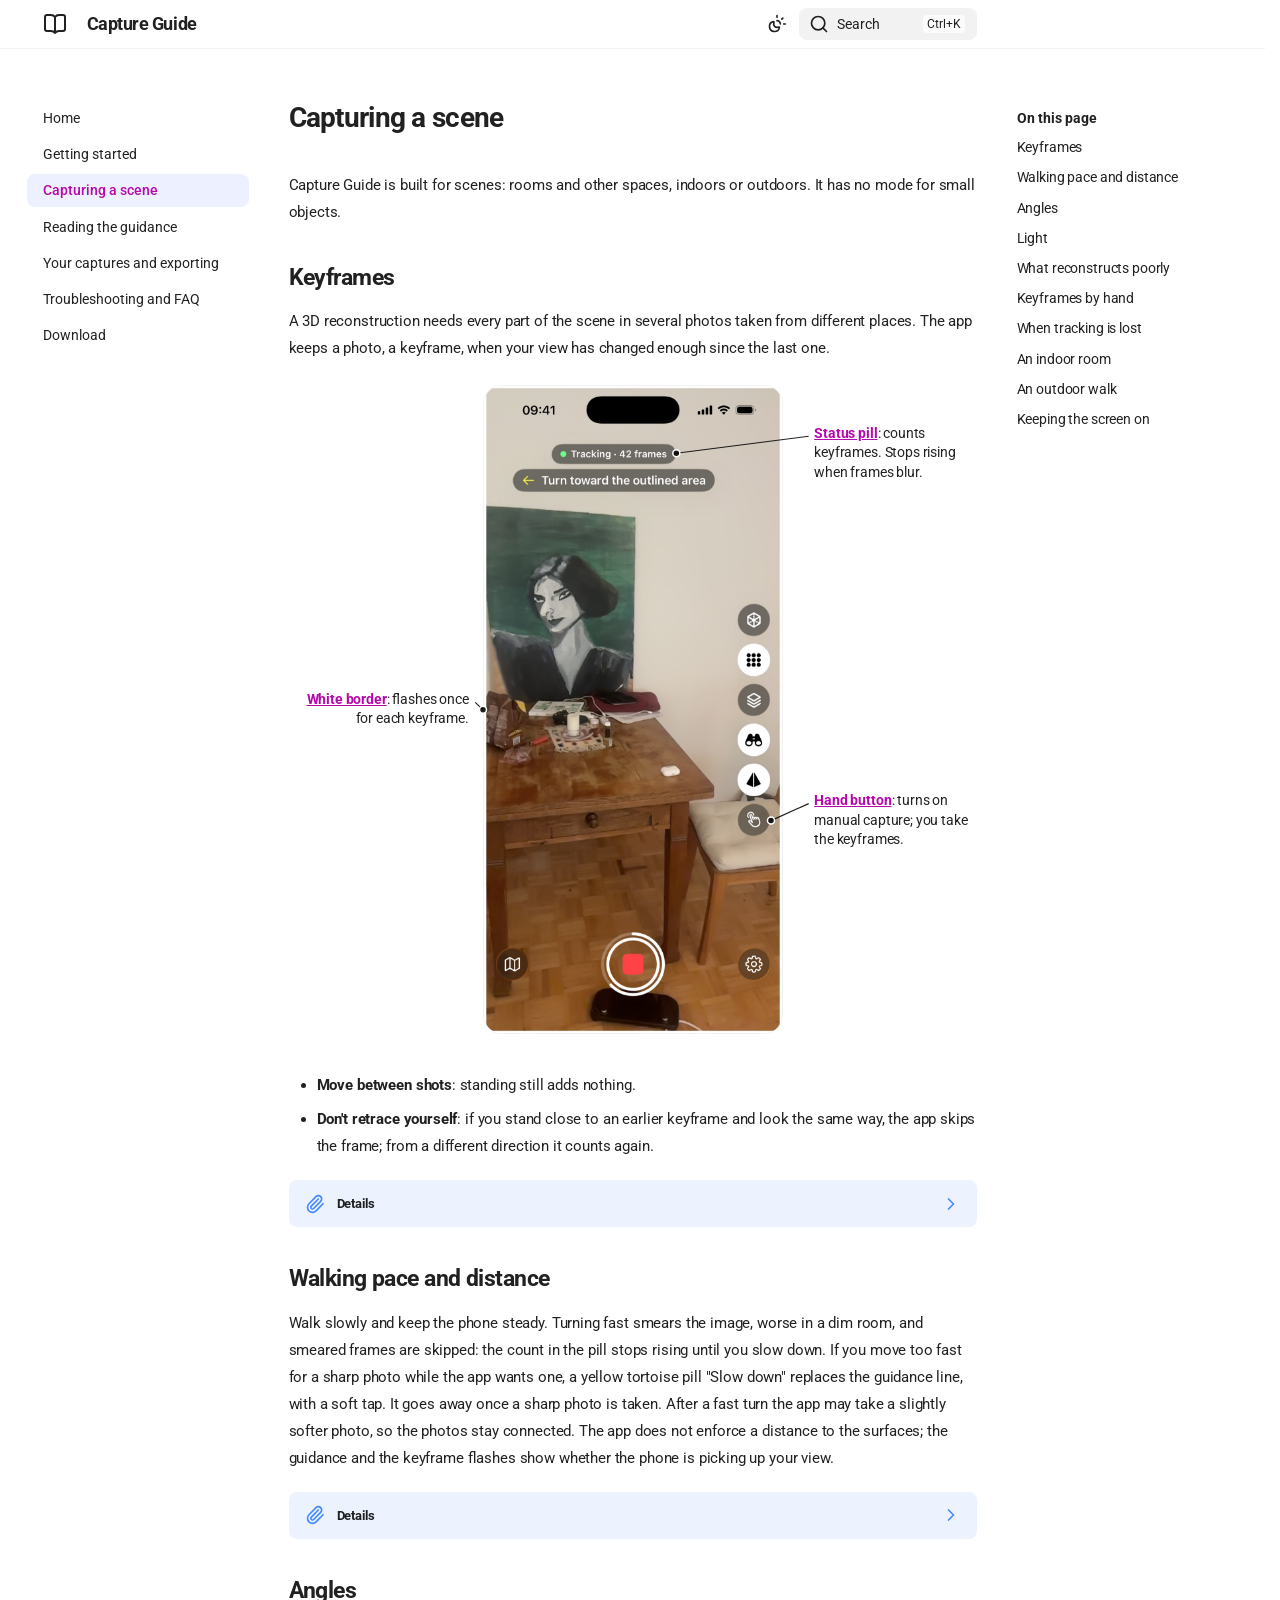
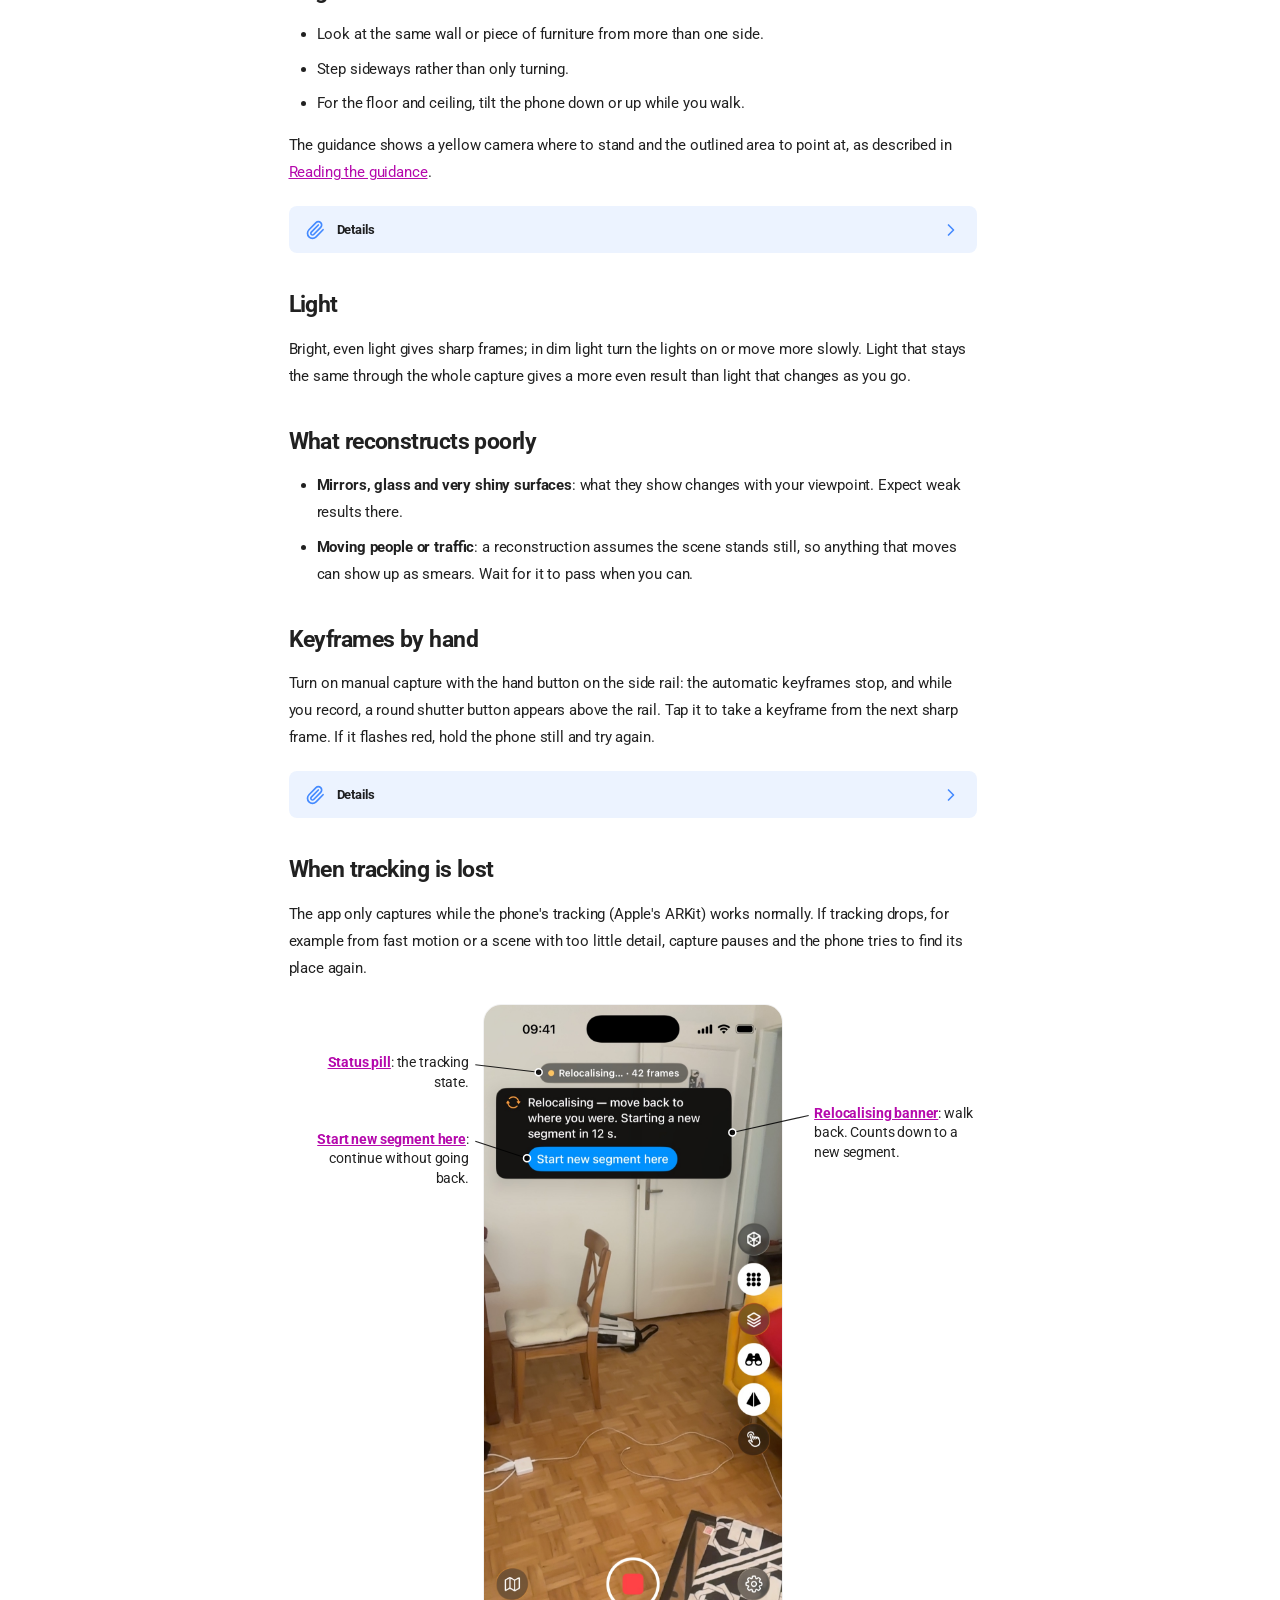
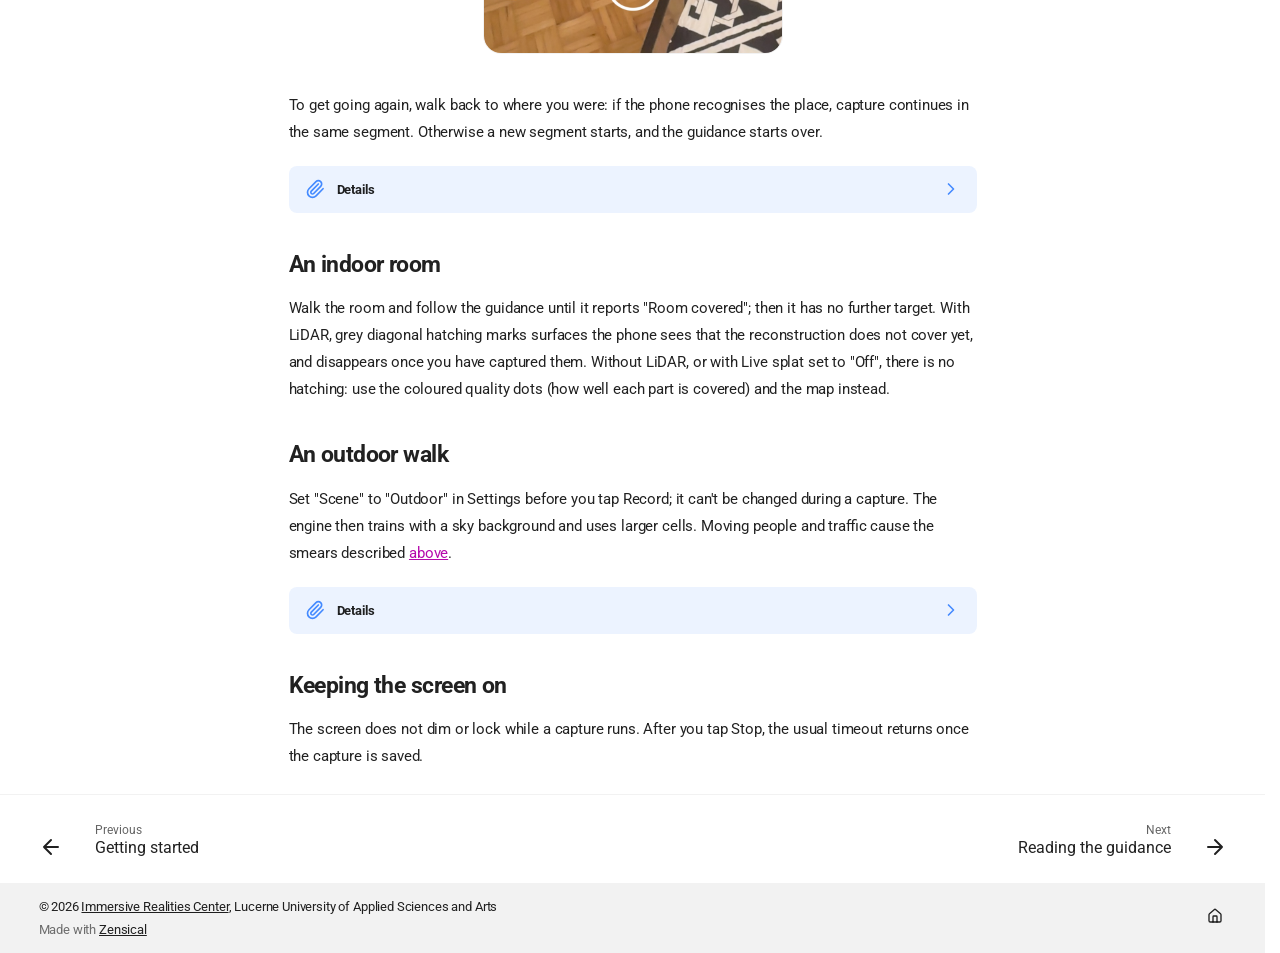
<file: capturing/index.html>
<!doctype html>
<html lang="en" class="no-js">
  <head>
    
      <meta charset="utf-8">
      <meta name="viewport" content="width=device-width,initial-scale=1">
      
        <meta name="description" content="Live guidance on your iPhone for capturing scenes for 3D Gaussian Splatting.">
      
      
        <meta name="author" content="Immersive Realities Center, HSLU">
      
      
        <link rel="canonical" href="https://irc-hslu.github.io/capture-guide-docs/capturing/">
      
      
        <link rel="prev" href="../getting-started/">
      
      
        <link rel="next" href="../guidance/">
      
      
        
      
      
      <link rel="icon" href="../assets/favicon.svg">
      <meta name="generator" content="zensical-0.0.68">
    
    
      
        <title>Capturing a scene - Capture Guide</title>
      
    
    
      
        
      
      <link rel="stylesheet" href="../assets/stylesheets/modern/main.595f2bf5.min.css">
      
        
          
        
        <link rel="stylesheet" href="../assets/stylesheets/modern/palette.b27955a4.min.css">
      
      


    
    
      
    
    
      
        
        
        <link rel="preconnect" href="https://fonts.gstatic.com" crossorigin>
        <link rel="stylesheet" href="https://fonts.googleapis.com/css?family=Roboto:300,300i,400,400i,500,500i,700,700i%7CRoboto+Mono:400,400i,700,700i&amp;display=fallback">
        <style>:root{--md-text-font:"Roboto";--md-code-font:"Roboto Mono"}</style>
      
    
    
      <link rel="stylesheet" href="../stylesheets/irc.css">
    
    <script>__md_scope=new URL("..",location),__md_scope.pathname.endsWith("/")||(__md_scope=new URL(__md_scope.pathname+"/",location)),__md_hash=e=>[...e].reduce(((e,t)=>(e<<5)-e+t.charCodeAt(0)),0),__md_get=(e,t=localStorage,_=__md_scope)=>JSON.parse(t.getItem(_.pathname+"."+e)),__md_set=(e,t,_=localStorage,a=__md_scope)=>{try{_.setItem(a.pathname+"."+e,JSON.stringify(t))}catch(e){}},document.documentElement.setAttribute("data-platform",navigator.platform)</script>
    
      

    
    
  </head>
  
  
    
    
      
    
    
    
    
    <body dir="ltr" data-md-color-scheme="default" data-md-color-primary="custom" data-md-color-accent="custom">
  
    
    <input class="md-toggle" data-md-toggle="drawer" type="checkbox" id="__drawer" autocomplete="off">
    <input class="md-toggle" data-md-toggle="search" type="checkbox" id="__search" autocomplete="off">
    <label class="md-overlay" for="__drawer" aria-hidden="true"></label>
    <div data-md-component="skip">
      <a href="#__skip" class="md-skip">
        Skip to content
      </a>
    </div>
    <div data-md-component="announce">
      
    </div>
    
    
      

  

<header class="md-header md-header--shadow" data-md-component="header">
  <nav class="md-header__inner md-grid" aria-label="Header">
    <a href="./.." title="Capture Guide" class="md-header__button md-logo" aria-label="Capture Guide" data-md-component="logo">
      
  
  <svg xmlns="http://www.w3.org/2000/svg" fill="none" stroke="currentColor" stroke-linecap="round" stroke-linejoin="round" stroke-width="2" class="lucide lucide-book-open" viewBox="0 0 24 24"><path d="M12 5v16M20.001 19A2 2 0 0 0 22 17V5a2 2 0 0 0-1.999-2L16 3.002A5 5 0 0 0 12 5a5 5 0 0 0-4-2H4a2 2 0 0 0-2 2v12a2 2 0 0 0 1.999 2H8a5 5 0 0 1 4 2 5 5 0 0 1 4-2z"/></svg>

    </a>
    <label class="md-header__button md-icon" for="__drawer" aria-label="Navigation">
      
      <svg xmlns="http://www.w3.org/2000/svg" fill="none" stroke="currentColor" stroke-linecap="round" stroke-linejoin="round" stroke-width="2" class="lucide lucide-menu" viewBox="0 0 24 24"><path d="M4 5h16M4 12h16M4 19h16"/></svg>
    </label>
    <div class="md-header__title" data-md-component="header-title">
      <div class="md-header__ellipsis">
        <div class="md-header__topic">
          <span class="md-ellipsis">
            Capture Guide
          </span>
        </div>
        <div class="md-header__topic" data-md-component="header-topic">
          <span class="md-ellipsis">
            
              Capturing a scene
            
          </span>
        </div>
      </div>
    </div>
    
      
        <form class="md-header__option" data-md-component="palette">
  
    
    
    
    <input class="md-option" data-md-color-media="(prefers-color-scheme)" data-md-color-scheme="default" data-md-color-primary="custom" data-md-color-accent="custom"  aria-label="Switch to light mode"  type="radio" name="__palette" id="__palette_0">
    
      <label class="md-header__button md-icon" title="Switch to light mode" for="__palette_1" hidden>
        <svg xmlns="http://www.w3.org/2000/svg" fill="none" stroke="currentColor" stroke-linecap="round" stroke-linejoin="round" stroke-width="2" class="lucide lucide-sun-moon" viewBox="0 0 24 24"><path d="M12 2v2M14.837 16.385a6 6 0 1 1-7.223-7.222c.624-.147.97.66.715 1.248a4 4 0 0 0 5.26 5.259c.589-.255 1.396.09 1.248.715M16 12a4 4 0 0 0-4-4M19 5l-1.256 1.256M20 12h2"/></svg>
      </label>
    
  
    
    
    
    <input class="md-option" data-md-color-media="(prefers-color-scheme: light)" data-md-color-scheme="default" data-md-color-primary="custom" data-md-color-accent="custom"  aria-label="Switch to dark mode"  type="radio" name="__palette" id="__palette_1">
    
      <label class="md-header__button md-icon" title="Switch to dark mode" for="__palette_2" hidden>
        <svg xmlns="http://www.w3.org/2000/svg" fill="none" stroke="currentColor" stroke-linecap="round" stroke-linejoin="round" stroke-width="2" class="lucide lucide-sun" viewBox="0 0 24 24"><circle cx="12" cy="12" r="4"/><path d="M12 2v2M12 20v2M4.93 4.93l1.41 1.41M17.66 17.66l1.41 1.41M2 12h2M20 12h2M6.34 17.66l-1.41 1.41M19.07 4.93l-1.41 1.41"/></svg>
      </label>
    
  
    
    
    
    <input class="md-option" data-md-color-media="(prefers-color-scheme: dark)" data-md-color-scheme="slate" data-md-color-primary="custom" data-md-color-accent="custom"  aria-label="Switch to system preference"  type="radio" name="__palette" id="__palette_2">
    
      <label class="md-header__button md-icon" title="Switch to system preference" for="__palette_0" hidden>
        <svg xmlns="http://www.w3.org/2000/svg" fill="none" stroke="currentColor" stroke-linecap="round" stroke-linejoin="round" stroke-width="2" class="lucide lucide-moon" viewBox="0 0 24 24"><path d="M20.985 12.486a9 9 0 1 1-9.473-9.472c.405-.022.617.46.402.803a6 6 0 0 0 8.268 8.268c.344-.215.825-.004.803.401"/></svg>
      </label>
    
  
</form>
      
    
    
      <script>var palette=__md_get("__palette");if(palette&&palette.color){if("(prefers-color-scheme)"===palette.color.media){var media=matchMedia("(prefers-color-scheme: light)"),input=document.querySelector(media.matches?"[data-md-color-media='(prefers-color-scheme: light)']":"[data-md-color-media='(prefers-color-scheme: dark)']");palette.color.media=input.getAttribute("data-md-color-media"),palette.color.scheme=input.getAttribute("data-md-color-scheme"),palette.color.primary=input.getAttribute("data-md-color-primary"),palette.color.accent=input.getAttribute("data-md-color-accent")}for(var[key,value]of Object.entries(palette.color))document.body.setAttribute("data-md-color-"+key,value)}</script>
    
    
    
      
      
        <label class="md-header__button md-icon" for="__search" aria-label="Search">
          
          <svg xmlns="http://www.w3.org/2000/svg" fill="none" stroke="currentColor" stroke-linecap="round" stroke-linejoin="round" stroke-width="2" class="lucide lucide-search" viewBox="0 0 24 24"><path d="m21 21-4.34-4.34"/><circle cx="11" cy="11" r="8"/></svg>
        </label>
        <div class="md-search" data-md-component="search" role="dialog" aria-label="Search">
  <button type="button" class="md-search__button">
    Search
  </button>
</div>
      
    
    <div class="md-header__source">
      
    </div>
  </nav>
  
</header>
    
    <div class="md-container" data-md-component="container">
      
      
        
          
        
      
      <main class="md-main" data-md-component="main">
        <div class="md-main__inner md-grid">
          
            
              
              <div class="md-sidebar md-sidebar--primary" data-md-component="sidebar" data-md-type="navigation" >
                <div class="md-sidebar__scrollwrap">
                  <div class="md-sidebar__inner">
                    



<nav class="md-nav md-nav--primary" aria-label="Navigation" data-md-level="0">
  <label class="md-nav__title" for="__drawer">
    <a href="./.." title="Capture Guide" class="md-nav__button md-logo" aria-label="Capture Guide" data-md-component="logo">
      
  
  <svg xmlns="http://www.w3.org/2000/svg" fill="none" stroke="currentColor" stroke-linecap="round" stroke-linejoin="round" stroke-width="2" class="lucide lucide-book-open" viewBox="0 0 24 24"><path d="M12 5v16M20.001 19A2 2 0 0 0 22 17V5a2 2 0 0 0-1.999-2L16 3.002A5 5 0 0 0 12 5a5 5 0 0 0-4-2H4a2 2 0 0 0-2 2v12a2 2 0 0 0 1.999 2H8a5 5 0 0 1 4 2 5 5 0 0 1 4-2z"/></svg>

    </a>
    Capture Guide
  </label>
  
  <ul class="md-nav__list" data-md-scrollfix>
    
      
      
  
  
  
  
    <li class="md-nav__item">
      <a href="./.." class="md-nav__link">
        
  
  
  <span class="md-ellipsis">
    
  
  Home

    
  </span>
  
  

      </a>
    </li>
  

    
      
      
  
  
  
  
    <li class="md-nav__item">
      <a href="../getting-started/" class="md-nav__link">
        
  
  
  <span class="md-ellipsis">
    
  
  Getting started

    
  </span>
  
  

      </a>
    </li>
  

    
      
      
  
  
    
  
  
  
    <li class="md-nav__item md-nav__item--active">
      
      
      
      
        
      
      
        <label class="md-nav__link md-nav__link--active" for="__toc">
          
  
  
  <span class="md-ellipsis">
    
  
  Capturing a scene

    
  </span>
  
  

          <span class="md-nav__icon md-icon"></span>
        </label>
      
      <a href="././" class="md-nav__link md-nav__link--active">
        
  
  
  <span class="md-ellipsis">
    
  
  Capturing a scene

    
  </span>
  
  

      </a>
      
        


<nav class="md-nav md-nav--secondary" aria-label="On this page">
  
  
  
    
  
  
    <label class="md-nav__title" for="__toc">
      <span class="md-nav__icon md-icon"></span>
      On this page
    </label>
    <ul class="md-nav__list" data-md-component="toc" data-md-scrollfix>
      
        <li class="md-nav__item">
  <a href="#keyframes" class="md-nav__link">
    <span class="md-ellipsis">
      <span class="md-typeset">
        Keyframes
      </span>
    </span>
  </a>
  
</li>
      
        <li class="md-nav__item">
  <a href="#walking-pace-and-distance" class="md-nav__link">
    <span class="md-ellipsis">
      <span class="md-typeset">
        Walking pace and distance
      </span>
    </span>
  </a>
  
</li>
      
        <li class="md-nav__item">
  <a href="#angles" class="md-nav__link">
    <span class="md-ellipsis">
      <span class="md-typeset">
        Angles
      </span>
    </span>
  </a>
  
</li>
      
        <li class="md-nav__item">
  <a href="#light" class="md-nav__link">
    <span class="md-ellipsis">
      <span class="md-typeset">
        Light
      </span>
    </span>
  </a>
  
</li>
      
        <li class="md-nav__item">
  <a href="#what-reconstructs-poorly" class="md-nav__link">
    <span class="md-ellipsis">
      <span class="md-typeset">
        What reconstructs poorly
      </span>
    </span>
  </a>
  
</li>
      
        <li class="md-nav__item">
  <a href="#keyframes-by-hand" class="md-nav__link">
    <span class="md-ellipsis">
      <span class="md-typeset">
        Keyframes by hand
      </span>
    </span>
  </a>
  
</li>
      
        <li class="md-nav__item">
  <a href="#when-tracking-is-lost" class="md-nav__link">
    <span class="md-ellipsis">
      <span class="md-typeset">
        When tracking is lost
      </span>
    </span>
  </a>
  
</li>
      
        <li class="md-nav__item">
  <a href="#an-indoor-room" class="md-nav__link">
    <span class="md-ellipsis">
      <span class="md-typeset">
        An indoor room
      </span>
    </span>
  </a>
  
</li>
      
        <li class="md-nav__item">
  <a href="#an-outdoor-walk" class="md-nav__link">
    <span class="md-ellipsis">
      <span class="md-typeset">
        An outdoor walk
      </span>
    </span>
  </a>
  
</li>
      
        <li class="md-nav__item">
  <a href="#keeping-the-screen-on" class="md-nav__link">
    <span class="md-ellipsis">
      <span class="md-typeset">
        Keeping the screen on
      </span>
    </span>
  </a>
  
</li>
      
    </ul>
  
</nav>
      
    </li>
  

    
      
      
  
  
  
  
    <li class="md-nav__item">
      <a href="../guidance/" class="md-nav__link">
        
  
  
  <span class="md-ellipsis">
    
  
  Reading the guidance

    
  </span>
  
  

      </a>
    </li>
  

    
      
      
  
  
  
  
    <li class="md-nav__item">
      <a href="../exporting/" class="md-nav__link">
        
  
  
  <span class="md-ellipsis">
    
  
  Your captures and exporting

    
  </span>
  
  

      </a>
    </li>
  

    
      
      
  
  
  
  
    <li class="md-nav__item">
      <a href="../troubleshooting/" class="md-nav__link">
        
  
  
  <span class="md-ellipsis">
    
  
  Troubleshooting and FAQ

    
  </span>
  
  

      </a>
    </li>
  

    
      
      
  
  
  
  
    <li class="md-nav__item">
      <a href="../exporting.md#turning-a-segment-into-a-colmap-model" class="md-nav__link">
        
  
  
  <span class="md-ellipsis">
    
  
  Download

    
  </span>
  
  

      </a>
    </li>
  

    
  </ul>
</nav>
                  </div>
                </div>
              </div>
            
            
              
              <div class="md-sidebar md-sidebar--secondary" data-md-component="sidebar" data-md-type="toc" >
                <div class="md-sidebar__scrollwrap">
                  
                    
                    
                    
                      
                    
                    
                      <input class="md-nav__toggle md-toggle" type="checkbox" id="__toc">
                      <div class="md-sidebar-button__wrapper">
                        <label class="md-sidebar-button" for="__toc"></label>
                      </div>
                    
                  
                  <div class="md-sidebar__inner">
                    


<nav class="md-nav md-nav--secondary" aria-label="On this page">
  
  
  
    
  
  
    <label class="md-nav__title" for="__toc">
      <span class="md-nav__icon md-icon"></span>
      On this page
    </label>
    <ul class="md-nav__list" data-md-component="toc" data-md-scrollfix>
      
        <li class="md-nav__item">
  <a href="#keyframes" class="md-nav__link">
    <span class="md-ellipsis">
      <span class="md-typeset">
        Keyframes
      </span>
    </span>
  </a>
  
</li>
      
        <li class="md-nav__item">
  <a href="#walking-pace-and-distance" class="md-nav__link">
    <span class="md-ellipsis">
      <span class="md-typeset">
        Walking pace and distance
      </span>
    </span>
  </a>
  
</li>
      
        <li class="md-nav__item">
  <a href="#angles" class="md-nav__link">
    <span class="md-ellipsis">
      <span class="md-typeset">
        Angles
      </span>
    </span>
  </a>
  
</li>
      
        <li class="md-nav__item">
  <a href="#light" class="md-nav__link">
    <span class="md-ellipsis">
      <span class="md-typeset">
        Light
      </span>
    </span>
  </a>
  
</li>
      
        <li class="md-nav__item">
  <a href="#what-reconstructs-poorly" class="md-nav__link">
    <span class="md-ellipsis">
      <span class="md-typeset">
        What reconstructs poorly
      </span>
    </span>
  </a>
  
</li>
      
        <li class="md-nav__item">
  <a href="#keyframes-by-hand" class="md-nav__link">
    <span class="md-ellipsis">
      <span class="md-typeset">
        Keyframes by hand
      </span>
    </span>
  </a>
  
</li>
      
        <li class="md-nav__item">
  <a href="#when-tracking-is-lost" class="md-nav__link">
    <span class="md-ellipsis">
      <span class="md-typeset">
        When tracking is lost
      </span>
    </span>
  </a>
  
</li>
      
        <li class="md-nav__item">
  <a href="#an-indoor-room" class="md-nav__link">
    <span class="md-ellipsis">
      <span class="md-typeset">
        An indoor room
      </span>
    </span>
  </a>
  
</li>
      
        <li class="md-nav__item">
  <a href="#an-outdoor-walk" class="md-nav__link">
    <span class="md-ellipsis">
      <span class="md-typeset">
        An outdoor walk
      </span>
    </span>
  </a>
  
</li>
      
        <li class="md-nav__item">
  <a href="#keeping-the-screen-on" class="md-nav__link">
    <span class="md-ellipsis">
      <span class="md-typeset">
        Keeping the screen on
      </span>
    </span>
  </a>
  
</li>
      
    </ul>
  
</nav>
                  </div>
                </div>
              </div>
            
          
          
            <div class="md-content" data-md-component="content">
              
              <article class="md-content__inner md-typeset">
                <a id="__skip" tabindex="-1"></a>
                
                  


<h1 id="capturing-a-scene">Capturing a scene</h1>
<p>Capture Guide is built for scenes: rooms and other spaces, indoors or outdoors. It has no mode for small objects.</p>
<h2 id="keyframes">Keyframes</h2>
<p>A 3D reconstruction needs every part of the scene in several photos taken from different places. The app keeps a photo, a keyframe, when your view has changed enough since the last one.</p>
<figure class="callouts">
<p><img alt="Keyframe flash: a white border around the screen while recording" src="../img/capturing-keyframe-pulse.jpg" /></p>
<ol>
<li data-anchor="status-pill" data-side="r"><a href="#walking-pace-and-distance"><strong>Status pill</strong></a>: counts keyframes. Stops rising when frames blur.</li>
<li data-anchor="keyframe-pulse" data-side="l"><a href="#keyframes"><strong>White border</strong></a>: flashes once for each keyframe.</li>
<li data-anchor="rail-manual" data-side="r"><a href="#keyframes-by-hand"><strong>Hand button</strong></a>: turns on manual capture; you take the keyframes.</li>
</ol>
</figure>
<ul>
<li><strong>Move between shots</strong>: standing still adds nothing.</li>
<li><strong>Don't retrace yourself</strong>: if you stand close to an earlier keyframe and look the same way, the app skips the frame; from a different direction it counts again.</li>
</ul>
<details class="note">
<summary>Details</summary>
<ul>
<li>A turn on the spot adds a frame now and then, which keeps the keyframes linked.</li>
<li>By default a keyframe is taken when the view shares about 60 % or less with the last one (<a href="../getting-started/#other-settings">Matcher</a> in Settings, behind the gear at the bottom right of the camera screen), or after a turn of about 10 degrees.</li>
<li>"The same way" means within about 10 degrees. "Close" scales with how far away the surfaces are, from 5 cm up to 30 cm.</li>
</ul>
</details>
<h2 id="walking-pace-and-distance">Walking pace and distance</h2>
<p>Walk slowly and keep the phone steady. Turning fast smears the image, worse in a dim room, and smeared frames are skipped: the count in the pill stops rising until you slow down. If you move too fast for a sharp photo while the app wants one, a yellow tortoise pill "Slow down" replaces the guidance line, with a soft tap. It goes away once a sharp photo is taken. After a fast turn the app may take a slightly softer photo, so the photos stay connected. The app does not enforce a distance to the surfaces; the guidance and the keyframe flashes show whether the phone is picking up your view.</p>
<details class="note">
<summary>Details</summary>
<ul>
<li>A dim room makes the smear worse because the camera exposes longer.</li>
<li>The app measures how much each frame smears from the phone's motion sensor. A frame that smears by more than about 3 pixels is skipped. Once the phone has turned about 25 degrees since the last keyframe, up to about 6 pixels is accepted.</li>
</ul>
</details>
<h2 id="angles">Angles</h2>
<ul>
<li>Look at the same wall or piece of furniture from more than one side.</li>
<li>Step sideways rather than only turning.</li>
<li>For the floor and ceiling, tilt the phone down or up while you walk.</li>
</ul>
<p>The guidance shows a yellow camera where to stand and the outlined area to point at, as described in <a href="../guidance/">Reading the guidance</a>.</p>
<details class="note">
<summary>Details</summary>
<ul>
<li>A step changes the view of nearby surfaces far more than a turn does, and that change in angle is one of the triggers for a new keyframe.</li>
<li>The quality dots and the ring count a turn on the spot as no new direction (<a href="../guidance/#quality-dots">Quality dots</a>).</li>
</ul>
</details>
<h2 id="light">Light</h2>
<p>Bright, even light gives sharp frames; in dim light turn the lights on or move more slowly. Light that stays the same through the whole capture gives a more even result than light that changes as you go.</p>
<h2 id="what-reconstructs-poorly">What reconstructs poorly</h2>
<ul>
<li><strong>Mirrors, glass and very shiny surfaces</strong>: what they show changes with your viewpoint. Expect weak results there.</li>
<li><strong>Moving people or traffic</strong>: a reconstruction assumes the scene stands still, so anything that moves can show up as smears. Wait for it to pass when you can.</li>
</ul>
<h2 id="keyframes-by-hand">Keyframes by hand</h2>
<p>Turn on manual capture with the hand button on the side rail: the automatic keyframes stop, and while you record, a round shutter button appears above the rail. Tap it to take a keyframe from the next sharp frame. If it flashes red, hold the phone still and try again.</p>
<details class="note">
<summary>Details</summary>
<p>The button flashes red when no sharp frame arrives within about half a second.</p>
</details>
<h2 id="when-tracking-is-lost">When tracking is lost</h2>
<p>The app only captures while the phone's tracking (Apple's ARKit) works normally. If tracking drops, for example from fast motion or a scene with too little detail, capture pauses and the phone tries to find its place again.</p>
<figure class="callouts">
<p><img alt="Relocalising banner with the countdown and the Start new segment here button" src="../img/capturing-relocalising.jpg" /></p>
<ol>
<li data-anchor="status-pill" data-side="l"><a href="#when-tracking-is-lost"><strong>Status pill</strong></a>: the tracking state.</li>
<li data-anchor="banner-warning" data-side="r"><a href="#when-tracking-is-lost"><strong>Relocalising banner</strong></a>: walk back. Counts down to a new segment.</li>
<li data-anchor="segment-button" data-side="l"><a href="#when-tracking-is-lost"><strong>Start new segment here</strong></a>: continue without going back.</li>
</ol>
</figure>
<p>To get going again, walk back to where you were: if the phone recognises the place, capture continues in the same segment. Otherwise a new segment starts, and the guidance starts over.</p>
<details class="note">
<summary>Details</summary>
<ul>
<li>A segment is one continuous capture in one coordinate system. The phone starts a new one when it has lost the old coordinate system. Tap "Start new segment here" during the countdown when you do not want to go back.</li>
<li>The banner with an orange arrows symbol reads "Relocalising — move back to where you were. Starting a new segment in N s." After 15 seconds without finding the place, capture continues in a new segment.</li>
<li>While tracking restarts, the banner reads "Tracking restarting — a new segment starts when tracking returns.", and a second banner with a yellow tortoise reads "Move the phone slowly around to start tracking."</li>
<li>Each segment is saved in its own folder.</li>
<li>In a new segment the old reconstruction is no longer shown, and the ring around Stop comes back once the segment has its first coverage figure.</li>
<li>A capture with more than one segment shows "2 seg" (or more) on its card in your captures, and its Frames tab lists the segments one by one.</li>
</ul>
</details>
<h2 id="an-indoor-room">An indoor room</h2>
<p>Walk the room and follow the guidance until it reports "Room covered"; then it has no further target. With LiDAR, grey diagonal hatching marks surfaces the phone sees that the reconstruction does not cover yet, and disappears once you have captured them. Without LiDAR, or with Live splat set to "Off", there is no hatching: use the coloured quality dots (how well each part is covered) and the map instead.</p>
<h2 id="an-outdoor-walk">An outdoor walk</h2>
<p>Set "Scene" to "Outdoor" in Settings before you tap Record; it can't be changed during a capture. The engine then trains with a sky background and uses larger cells. Moving people and traffic cause the smears described <a href="#what-reconstructs-poorly">above</a>.</p>
<details class="note">
<summary>Details</summary>
<p>Beyond the range of LiDAR, and on phones without it, the phone estimates depth from the image alone, so distant surfaces still get guidance.</p>
</details>
<h2 id="keeping-the-screen-on">Keeping the screen on</h2>
<p>The screen does not dim or lock while a capture runs. After you tap Stop, the usual timeout returns once the capture is saved.</p>














                
              </article>
            </div>
          
          
<script>var target=document.getElementById(location.hash.slice(1));target&&target.name&&(target.checked=target.name.startsWith("__tabbed_"))</script>
        </div>
        
          <button type="button" class="md-top md-icon" data-md-component="top" hidden>
  
  <svg xmlns="http://www.w3.org/2000/svg" fill="none" stroke="currentColor" stroke-linecap="round" stroke-linejoin="round" stroke-width="2" class="lucide lucide-circle-arrow-up" viewBox="0 0 24 24"><circle cx="12" cy="12" r="10"/><path d="m16 12-4-4-4 4M12 16V8"/></svg>
  Back to top
</button>
        
      </main>
      
        <footer class="md-footer">
  
    
      
      <nav class="md-footer__inner md-grid" aria-label="Footer" >
        
          
          <a href="../getting-started/" class="md-footer__link md-footer__link--prev" aria-label="Previous: Getting started">
            <div class="md-footer__button md-icon">
              
              <svg xmlns="http://www.w3.org/2000/svg" fill="none" stroke="currentColor" stroke-linecap="round" stroke-linejoin="round" stroke-width="2" class="lucide lucide-arrow-left" viewBox="0 0 24 24"><path d="m12 19-7-7 7-7M19 12H5"/></svg>
            </div>
            <div class="md-footer__title">
              <span class="md-footer__direction">
                Previous
              </span>
              <div class="md-ellipsis">
                Getting started
              </div>
            </div>
          </a>
        
        
          
          <a href="../guidance/" class="md-footer__link md-footer__link--next" aria-label="Next: Reading the guidance">
            <div class="md-footer__title">
              <span class="md-footer__direction">
                Next
              </span>
              <div class="md-ellipsis">
                Reading the guidance
              </div>
            </div>
            <div class="md-footer__button md-icon">
              
              <svg xmlns="http://www.w3.org/2000/svg" fill="none" stroke="currentColor" stroke-linecap="round" stroke-linejoin="round" stroke-width="2" class="lucide lucide-arrow-right" viewBox="0 0 24 24"><path d="M5 12h14M12 5l7 7-7 7"/></svg>
            </div>
          </a>
        
      </nav>
    
  
  <div class="md-footer-meta md-typeset">
    <div class="md-footer-meta__inner md-grid">
      <div class="md-copyright">
  
    <div class="md-copyright__highlight">
      © 2026 <a href="https://irc-hslu.github.io/">Immersive Realities Center</a>, Lucerne University of Applied Sciences and Arts
    </div>
  
  
    Made with
    <a href="https://zensical.org/" target="_blank" rel="noopener">
      Zensical
    </a>
  
</div>
      
        
<div class="md-social">
  
    
    
    
    
    <a href="https://irc-hslu.github.io/" target="_blank" rel="noopener" title="Immersive Realities Center" class="md-social__link">
      <svg xmlns="http://www.w3.org/2000/svg" fill="none" stroke="currentColor" stroke-linecap="round" stroke-linejoin="round" stroke-width="2" class="lucide lucide-house" viewBox="0 0 24 24"><path d="M15 21v-8a1 1 0 0 0-1-1h-4a1 1 0 0 0-1 1v8"/><path d="M3 10a2 2 0 0 1 .709-1.528l7-6a2 2 0 0 1 2.582 0l7 6A2 2 0 0 1 21 10v9a2 2 0 0 1-2 2H5a2 2 0 0 1-2-2z"/></svg>
    </a>
  
</div>
      
    </div>
  </div>
</footer>
      
    </div>
    <div class="md-dialog" data-md-component="dialog" role="status" aria-atomic="true">
      <div class="md-dialog__inner md-typeset"></div>
    </div>
    
    
    
      
      
      
      
        
        
      <script id="__config" type="application/json">{"annotate":null,"base":"..","features":["navigation.footer","navigation.top","toc.follow","content.code.copy"],"redirect":null,"search":"../assets/javascripts/workers/search.7d14d953.min.js","tags":null,"translations":{"clipboard.copied":"Copied to clipboard","clipboard.copy":"Copy to clipboard","clipboard.error":"Could not copy to clipboard","search.result.more.one":"1 more on this page","search.result.more.other":"# more on this page","search.result.none":"No matching documents","search.result.one":"1 matching document","search.result.other":"# matching documents","search.result.placeholder":"Type to start searching","search.result.term.missing":"Missing","select.version":"Select version"},"version":null}</script>
    
    
      <script src="../assets/javascripts/bundle.3c842f4c.min.js"></script>
      
        <script src="../javascripts/callouts.js"></script>
      
    
  </body>
</html>
</file>
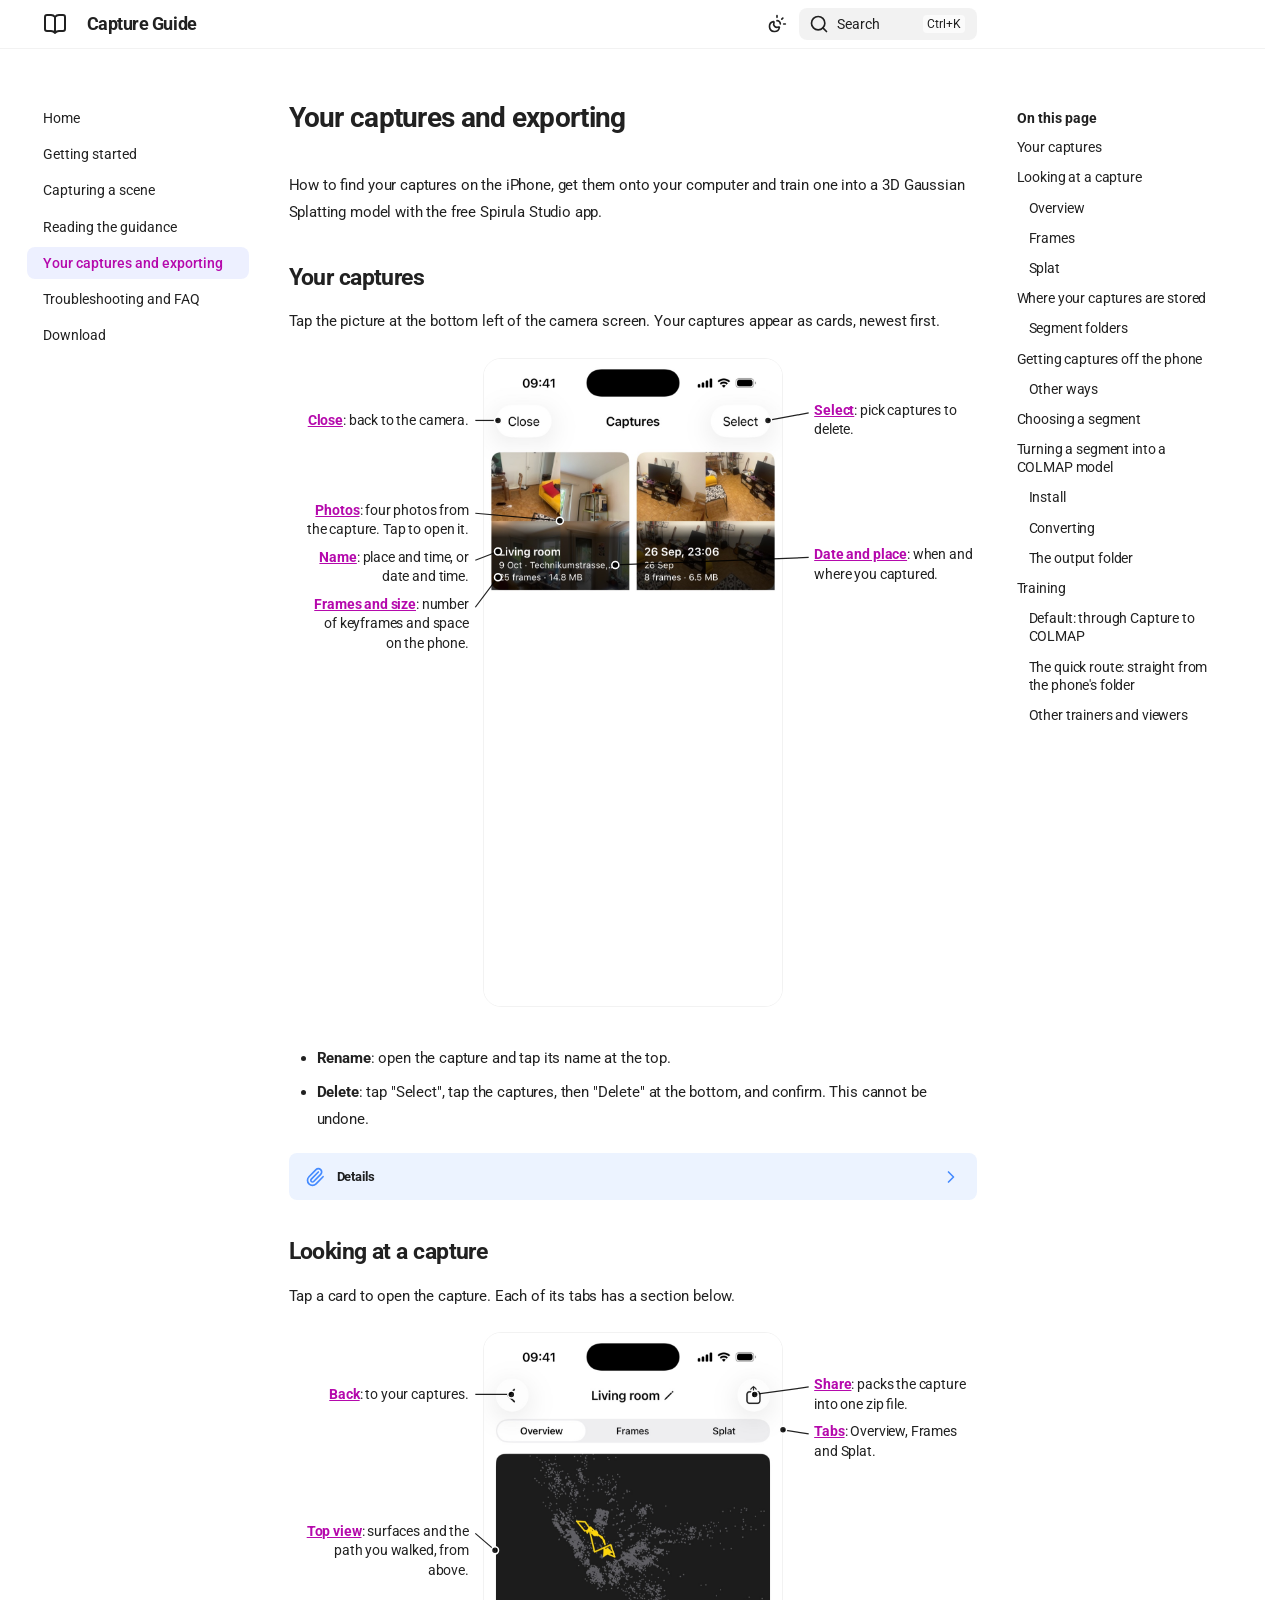
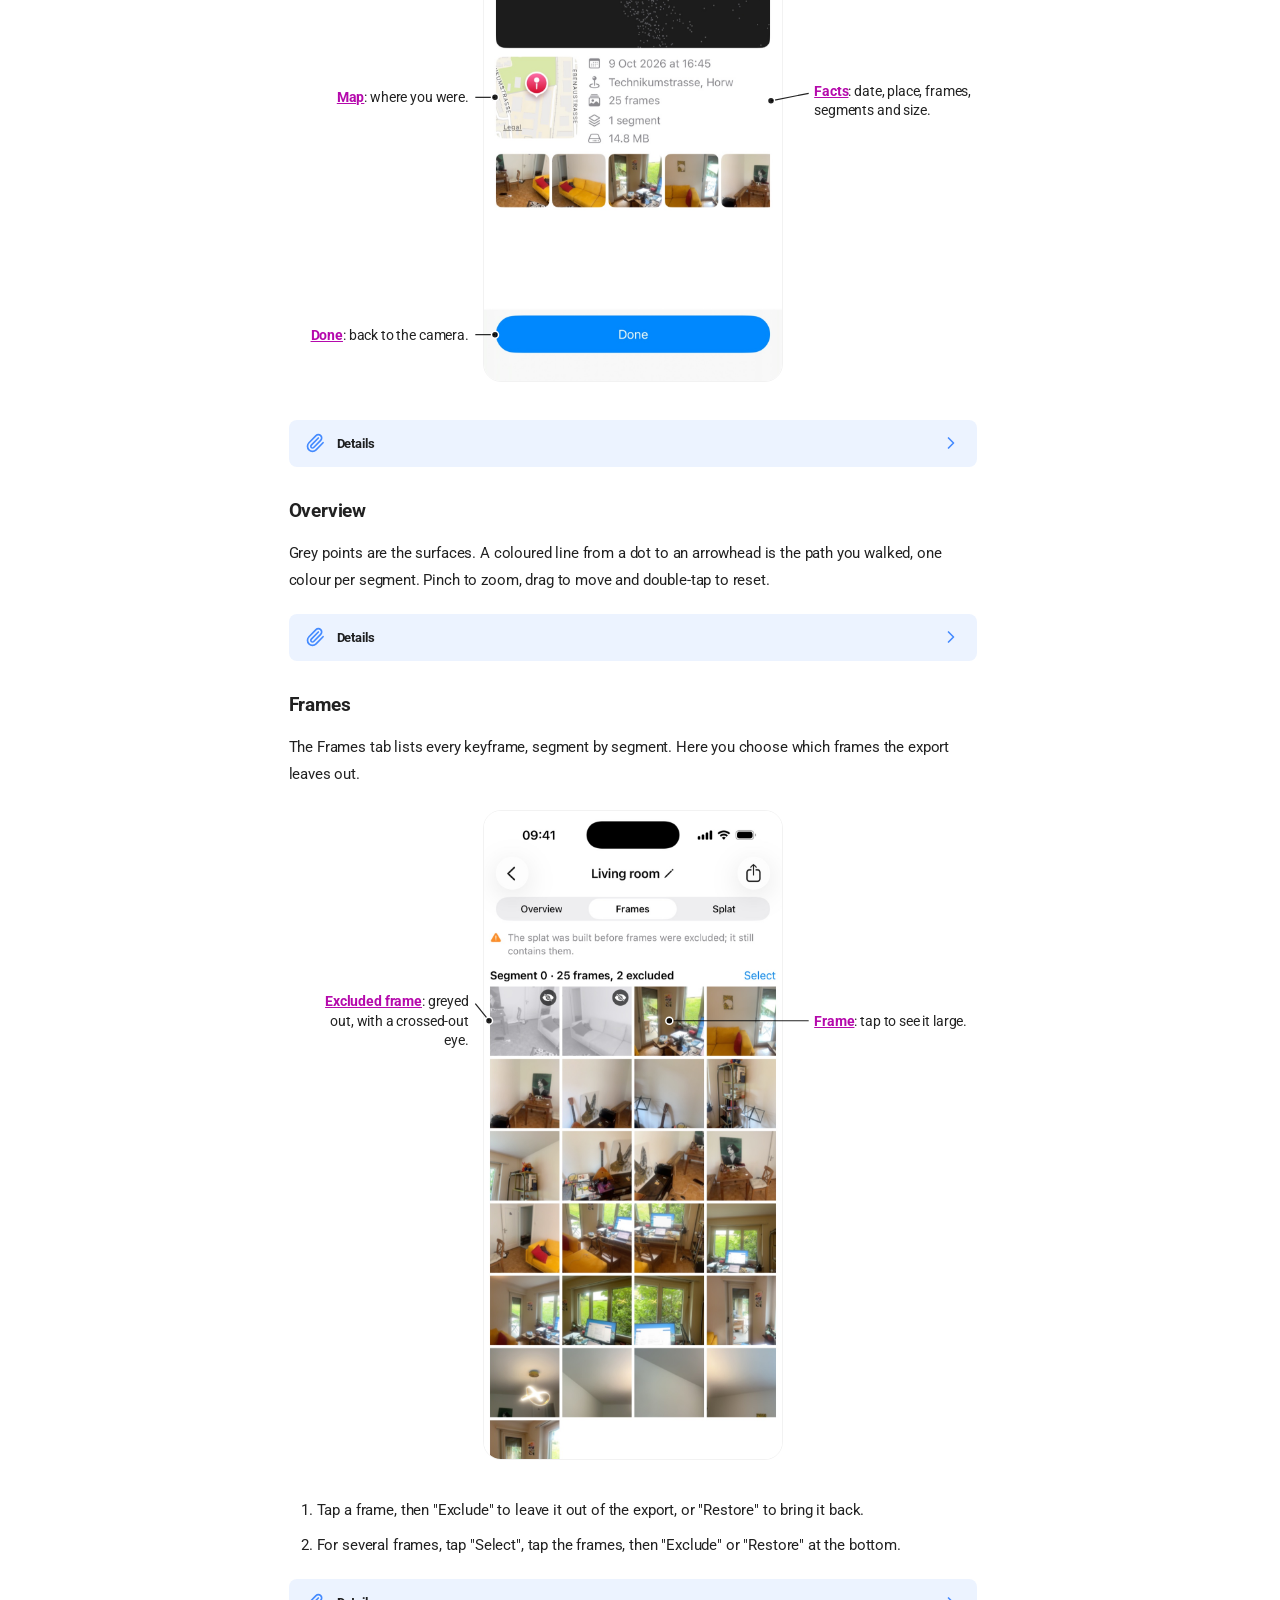
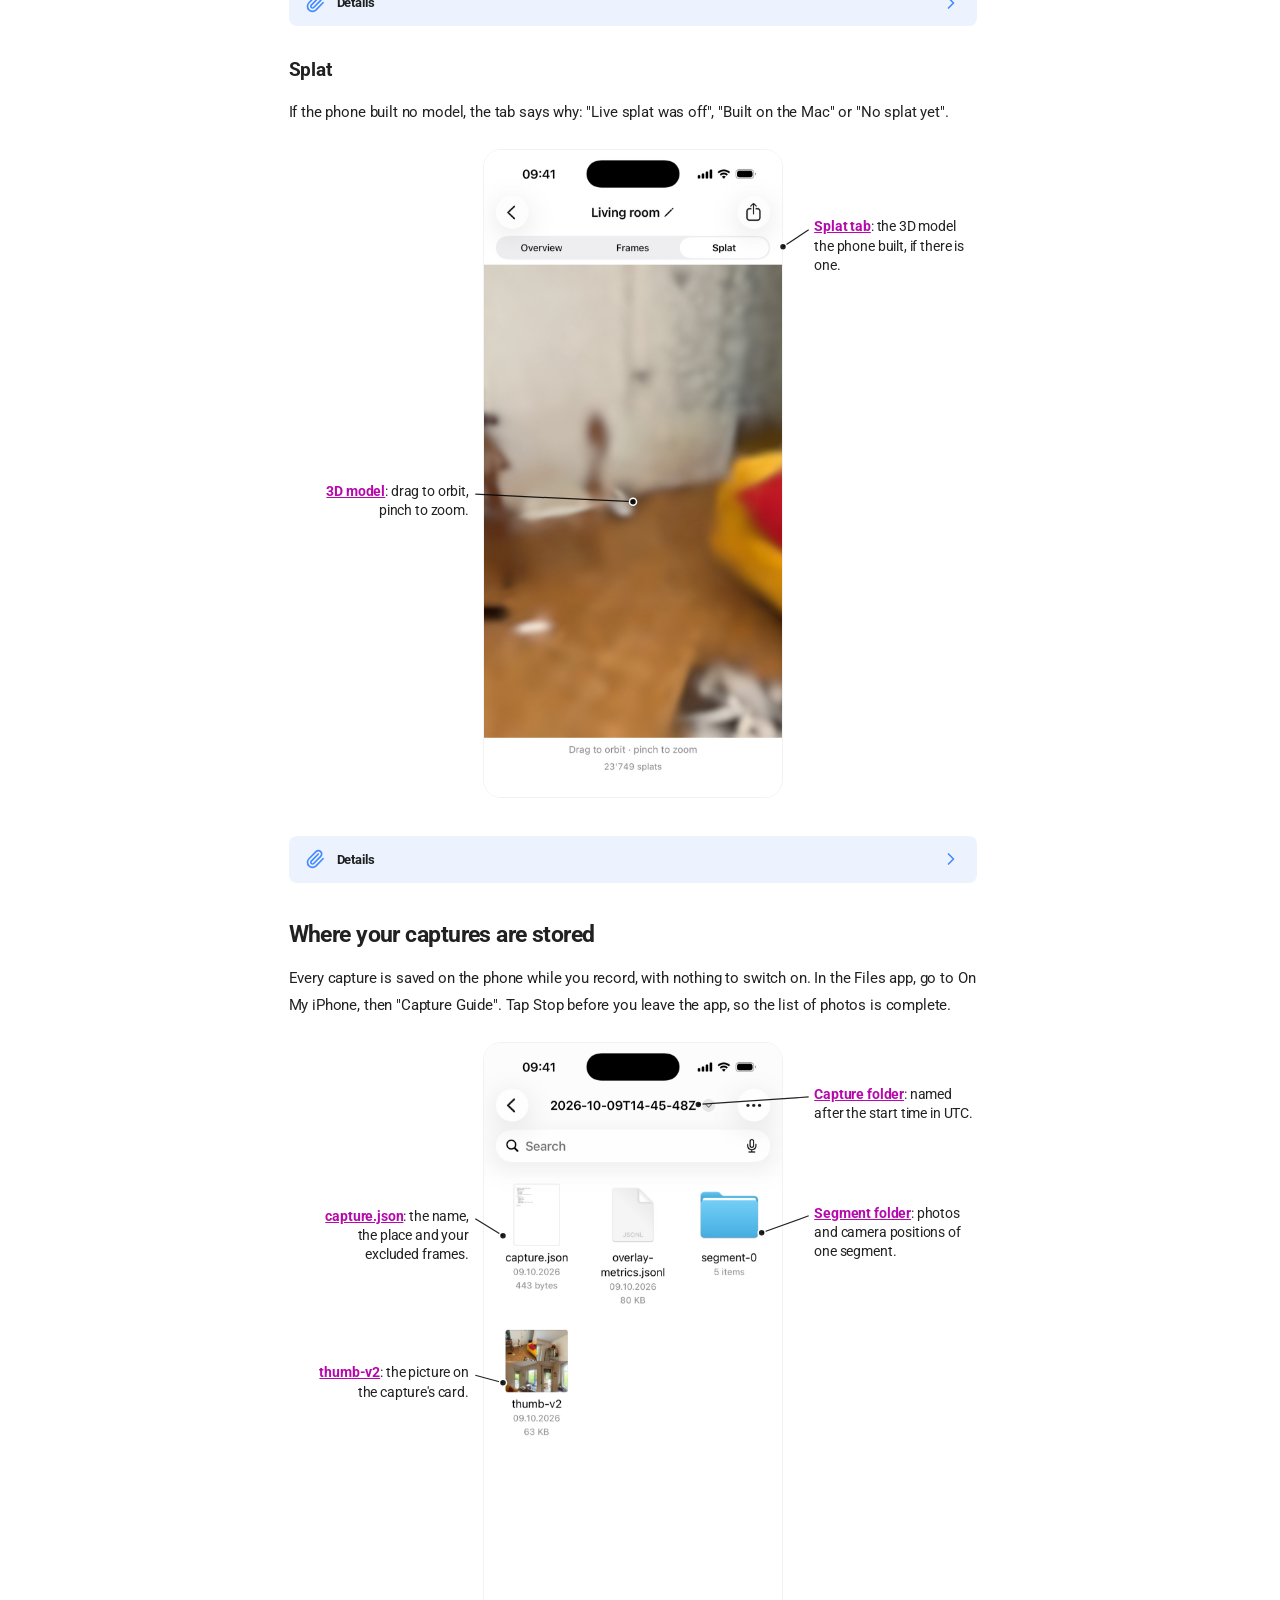
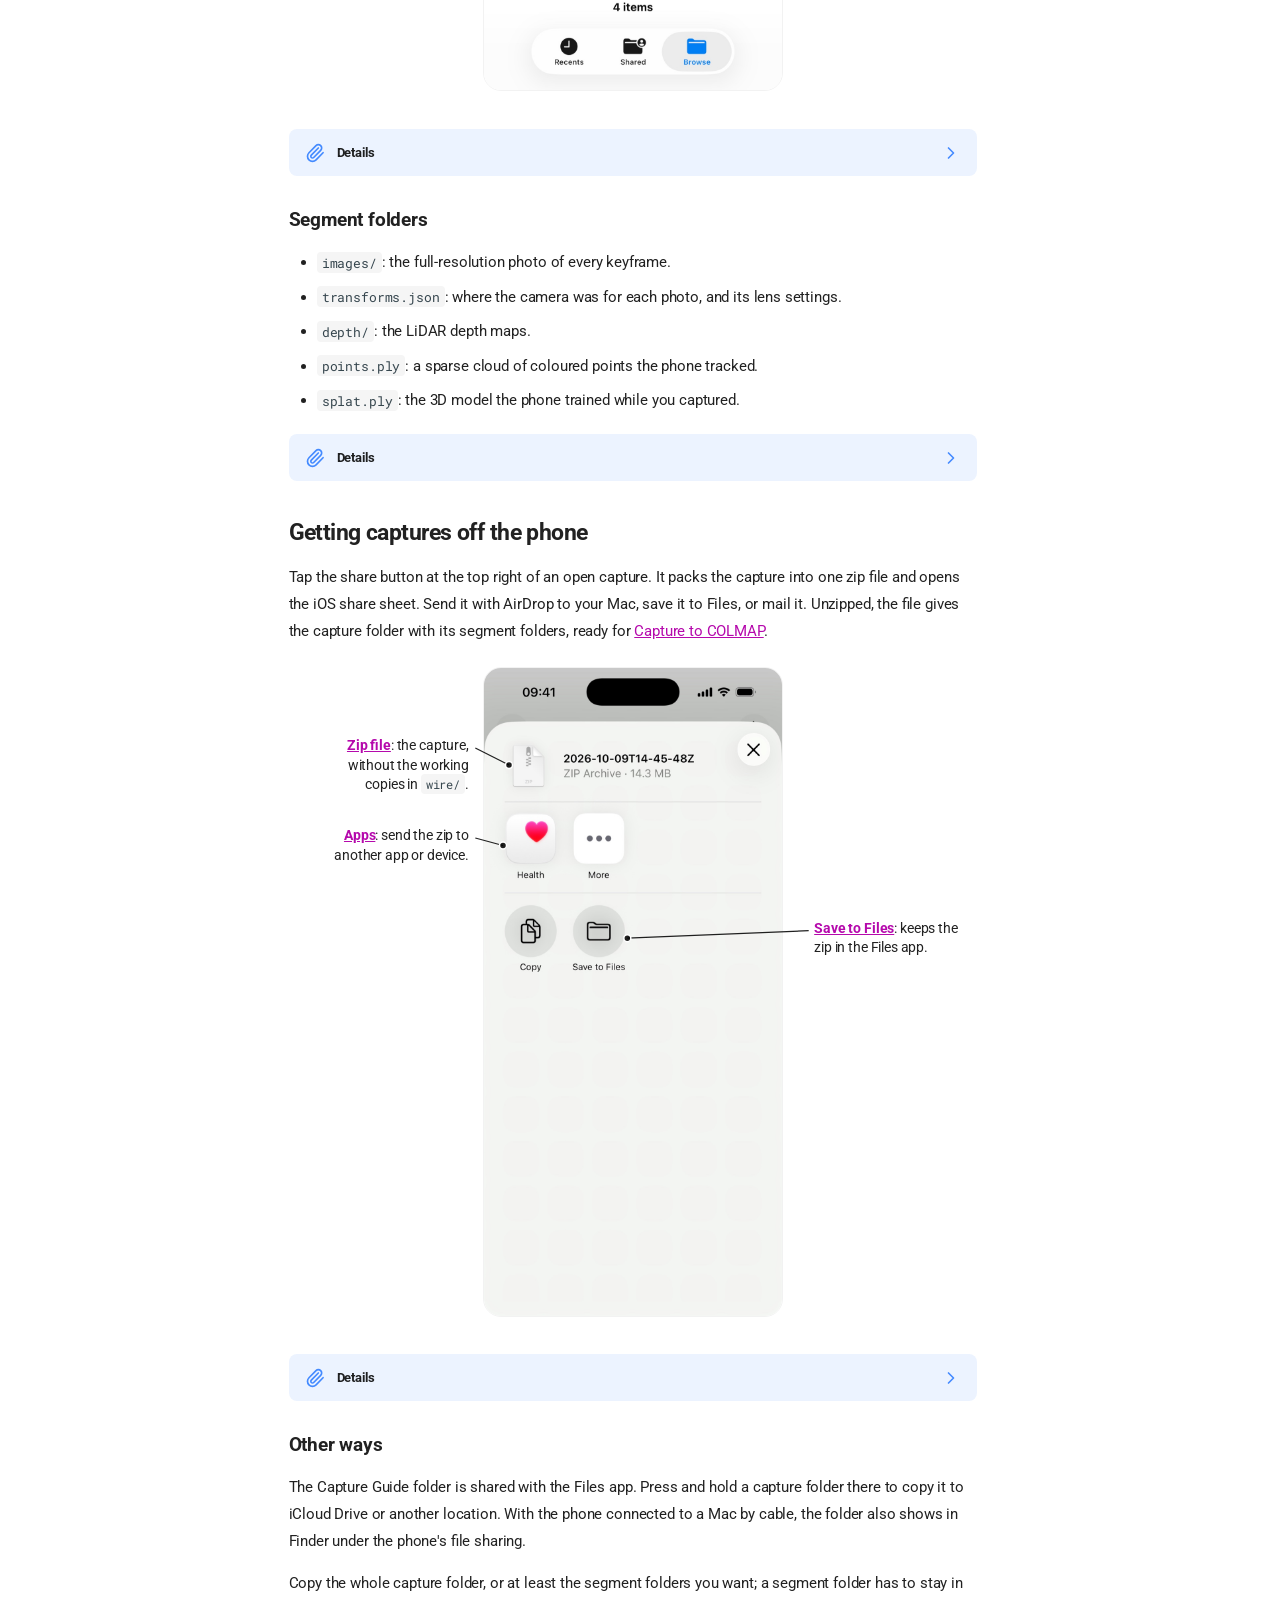
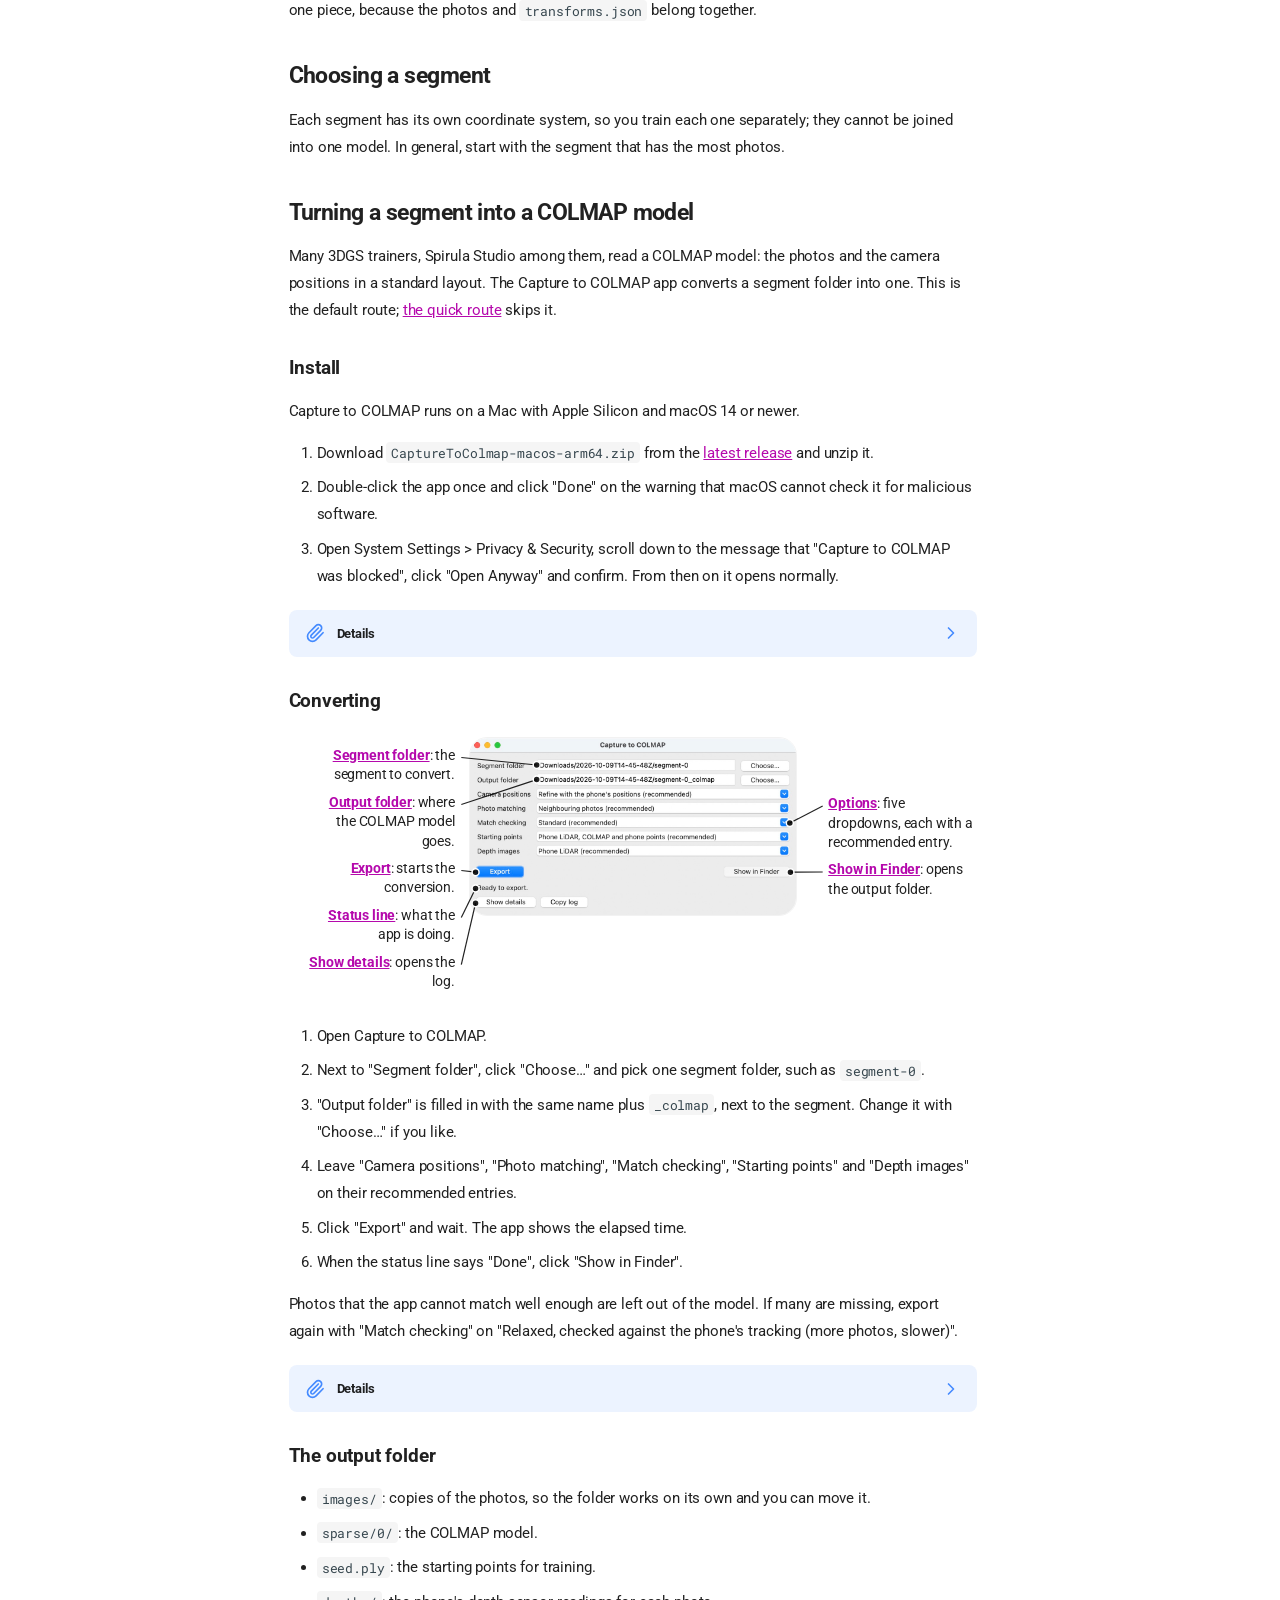
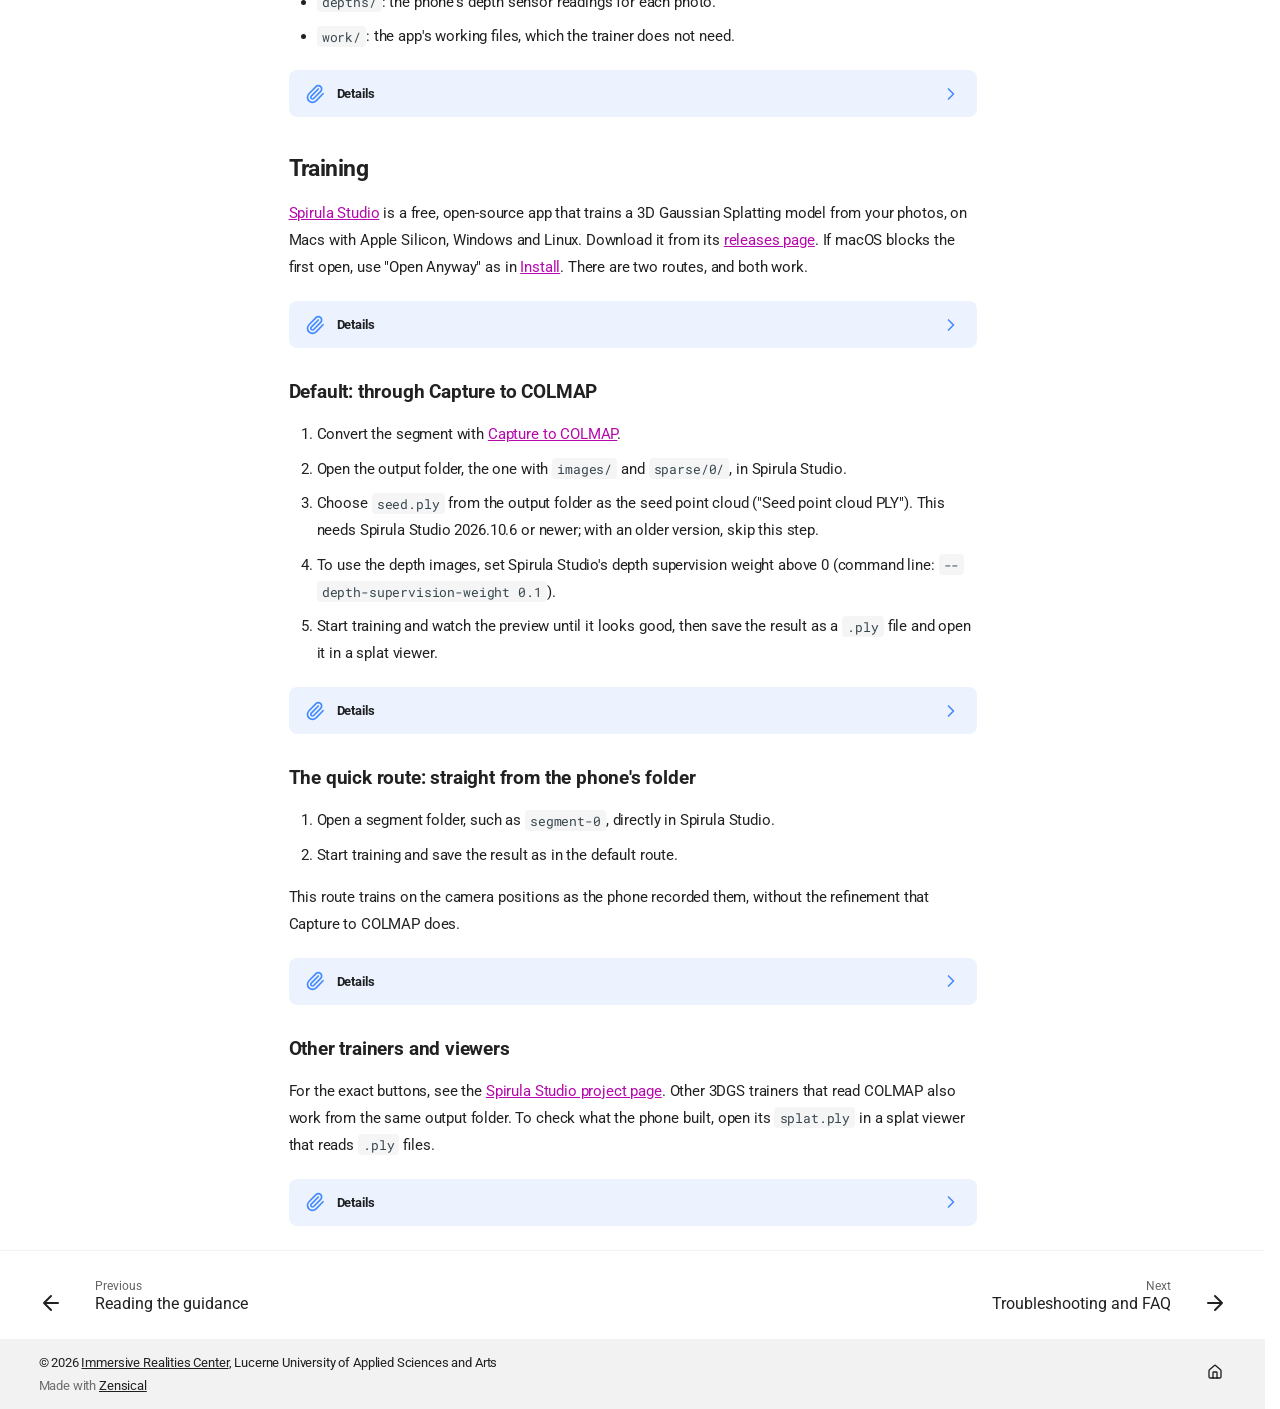
<file: exporting/index.html>
<!doctype html>
<html lang="en" class="no-js">
  <head>
    
      <meta charset="utf-8">
      <meta name="viewport" content="width=device-width,initial-scale=1">
      
        <meta name="description" content="Live guidance on your iPhone for capturing scenes for 3D Gaussian Splatting.">
      
      
        <meta name="author" content="Immersive Realities Center, HSLU">
      
      
        <link rel="canonical" href="https://irc-hslu.github.io/capture-guide-docs/exporting/">
      
      
        <link rel="prev" href="../guidance/">
      
      
        <link rel="next" href="../troubleshooting/">
      
      
        
      
      
      <link rel="icon" href="../assets/favicon.svg">
      <meta name="generator" content="zensical-0.0.68">
    
    
      
        <title>Your captures and exporting - Capture Guide</title>
      
    
    
      
        
      
      <link rel="stylesheet" href="../assets/stylesheets/modern/main.595f2bf5.min.css">
      
        
          
        
        <link rel="stylesheet" href="../assets/stylesheets/modern/palette.b27955a4.min.css">
      
      


    
    
      
    
    
      
        
        
        <link rel="preconnect" href="https://fonts.gstatic.com" crossorigin>
        <link rel="stylesheet" href="https://fonts.googleapis.com/css?family=Roboto:300,300i,400,400i,500,500i,700,700i%7CRoboto+Mono:400,400i,700,700i&amp;display=fallback">
        <style>:root{--md-text-font:"Roboto";--md-code-font:"Roboto Mono"}</style>
      
    
    
      <link rel="stylesheet" href="../stylesheets/irc.css">
    
    <script>__md_scope=new URL("..",location),__md_scope.pathname.endsWith("/")||(__md_scope=new URL(__md_scope.pathname+"/",location)),__md_hash=e=>[...e].reduce(((e,t)=>(e<<5)-e+t.charCodeAt(0)),0),__md_get=(e,t=localStorage,_=__md_scope)=>JSON.parse(t.getItem(_.pathname+"."+e)),__md_set=(e,t,_=localStorage,a=__md_scope)=>{try{_.setItem(a.pathname+"."+e,JSON.stringify(t))}catch(e){}},document.documentElement.setAttribute("data-platform",navigator.platform)</script>
    
      

    
    
  </head>
  
  
    
    
      
    
    
    
    
    <body dir="ltr" data-md-color-scheme="default" data-md-color-primary="custom" data-md-color-accent="custom">
  
    
    <input class="md-toggle" data-md-toggle="drawer" type="checkbox" id="__drawer" autocomplete="off">
    <input class="md-toggle" data-md-toggle="search" type="checkbox" id="__search" autocomplete="off">
    <label class="md-overlay" for="__drawer" aria-hidden="true"></label>
    <div data-md-component="skip">
      <a href="#__skip" class="md-skip">
        Skip to content
      </a>
    </div>
    <div data-md-component="announce">
      
    </div>
    
    
      

  

<header class="md-header md-header--shadow" data-md-component="header">
  <nav class="md-header__inner md-grid" aria-label="Header">
    <a href="./.." title="Capture Guide" class="md-header__button md-logo" aria-label="Capture Guide" data-md-component="logo">
      
  
  <svg xmlns="http://www.w3.org/2000/svg" fill="none" stroke="currentColor" stroke-linecap="round" stroke-linejoin="round" stroke-width="2" class="lucide lucide-book-open" viewBox="0 0 24 24"><path d="M12 5v16M20.001 19A2 2 0 0 0 22 17V5a2 2 0 0 0-1.999-2L16 3.002A5 5 0 0 0 12 5a5 5 0 0 0-4-2H4a2 2 0 0 0-2 2v12a2 2 0 0 0 1.999 2H8a5 5 0 0 1 4 2 5 5 0 0 1 4-2z"/></svg>

    </a>
    <label class="md-header__button md-icon" for="__drawer" aria-label="Navigation">
      
      <svg xmlns="http://www.w3.org/2000/svg" fill="none" stroke="currentColor" stroke-linecap="round" stroke-linejoin="round" stroke-width="2" class="lucide lucide-menu" viewBox="0 0 24 24"><path d="M4 5h16M4 12h16M4 19h16"/></svg>
    </label>
    <div class="md-header__title" data-md-component="header-title">
      <div class="md-header__ellipsis">
        <div class="md-header__topic">
          <span class="md-ellipsis">
            Capture Guide
          </span>
        </div>
        <div class="md-header__topic" data-md-component="header-topic">
          <span class="md-ellipsis">
            
              Your captures and exporting
            
          </span>
        </div>
      </div>
    </div>
    
      
        <form class="md-header__option" data-md-component="palette">
  
    
    
    
    <input class="md-option" data-md-color-media="(prefers-color-scheme)" data-md-color-scheme="default" data-md-color-primary="custom" data-md-color-accent="custom"  aria-label="Switch to light mode"  type="radio" name="__palette" id="__palette_0">
    
      <label class="md-header__button md-icon" title="Switch to light mode" for="__palette_1" hidden>
        <svg xmlns="http://www.w3.org/2000/svg" fill="none" stroke="currentColor" stroke-linecap="round" stroke-linejoin="round" stroke-width="2" class="lucide lucide-sun-moon" viewBox="0 0 24 24"><path d="M12 2v2M14.837 16.385a6 6 0 1 1-7.223-7.222c.624-.147.97.66.715 1.248a4 4 0 0 0 5.26 5.259c.589-.255 1.396.09 1.248.715M16 12a4 4 0 0 0-4-4M19 5l-1.256 1.256M20 12h2"/></svg>
      </label>
    
  
    
    
    
    <input class="md-option" data-md-color-media="(prefers-color-scheme: light)" data-md-color-scheme="default" data-md-color-primary="custom" data-md-color-accent="custom"  aria-label="Switch to dark mode"  type="radio" name="__palette" id="__palette_1">
    
      <label class="md-header__button md-icon" title="Switch to dark mode" for="__palette_2" hidden>
        <svg xmlns="http://www.w3.org/2000/svg" fill="none" stroke="currentColor" stroke-linecap="round" stroke-linejoin="round" stroke-width="2" class="lucide lucide-sun" viewBox="0 0 24 24"><circle cx="12" cy="12" r="4"/><path d="M12 2v2M12 20v2M4.93 4.93l1.41 1.41M17.66 17.66l1.41 1.41M2 12h2M20 12h2M6.34 17.66l-1.41 1.41M19.07 4.93l-1.41 1.41"/></svg>
      </label>
    
  
    
    
    
    <input class="md-option" data-md-color-media="(prefers-color-scheme: dark)" data-md-color-scheme="slate" data-md-color-primary="custom" data-md-color-accent="custom"  aria-label="Switch to system preference"  type="radio" name="__palette" id="__palette_2">
    
      <label class="md-header__button md-icon" title="Switch to system preference" for="__palette_0" hidden>
        <svg xmlns="http://www.w3.org/2000/svg" fill="none" stroke="currentColor" stroke-linecap="round" stroke-linejoin="round" stroke-width="2" class="lucide lucide-moon" viewBox="0 0 24 24"><path d="M20.985 12.486a9 9 0 1 1-9.473-9.472c.405-.022.617.46.402.803a6 6 0 0 0 8.268 8.268c.344-.215.825-.004.803.401"/></svg>
      </label>
    
  
</form>
      
    
    
      <script>var palette=__md_get("__palette");if(palette&&palette.color){if("(prefers-color-scheme)"===palette.color.media){var media=matchMedia("(prefers-color-scheme: light)"),input=document.querySelector(media.matches?"[data-md-color-media='(prefers-color-scheme: light)']":"[data-md-color-media='(prefers-color-scheme: dark)']");palette.color.media=input.getAttribute("data-md-color-media"),palette.color.scheme=input.getAttribute("data-md-color-scheme"),palette.color.primary=input.getAttribute("data-md-color-primary"),palette.color.accent=input.getAttribute("data-md-color-accent")}for(var[key,value]of Object.entries(palette.color))document.body.setAttribute("data-md-color-"+key,value)}</script>
    
    
    
      
      
        <label class="md-header__button md-icon" for="__search" aria-label="Search">
          
          <svg xmlns="http://www.w3.org/2000/svg" fill="none" stroke="currentColor" stroke-linecap="round" stroke-linejoin="round" stroke-width="2" class="lucide lucide-search" viewBox="0 0 24 24"><path d="m21 21-4.34-4.34"/><circle cx="11" cy="11" r="8"/></svg>
        </label>
        <div class="md-search" data-md-component="search" role="dialog" aria-label="Search">
  <button type="button" class="md-search__button">
    Search
  </button>
</div>
      
    
    <div class="md-header__source">
      
    </div>
  </nav>
  
</header>
    
    <div class="md-container" data-md-component="container">
      
      
        
          
        
      
      <main class="md-main" data-md-component="main">
        <div class="md-main__inner md-grid">
          
            
              
              <div class="md-sidebar md-sidebar--primary" data-md-component="sidebar" data-md-type="navigation" >
                <div class="md-sidebar__scrollwrap">
                  <div class="md-sidebar__inner">
                    



<nav class="md-nav md-nav--primary" aria-label="Navigation" data-md-level="0">
  <label class="md-nav__title" for="__drawer">
    <a href="./.." title="Capture Guide" class="md-nav__button md-logo" aria-label="Capture Guide" data-md-component="logo">
      
  
  <svg xmlns="http://www.w3.org/2000/svg" fill="none" stroke="currentColor" stroke-linecap="round" stroke-linejoin="round" stroke-width="2" class="lucide lucide-book-open" viewBox="0 0 24 24"><path d="M12 5v16M20.001 19A2 2 0 0 0 22 17V5a2 2 0 0 0-1.999-2L16 3.002A5 5 0 0 0 12 5a5 5 0 0 0-4-2H4a2 2 0 0 0-2 2v12a2 2 0 0 0 1.999 2H8a5 5 0 0 1 4 2 5 5 0 0 1 4-2z"/></svg>

    </a>
    Capture Guide
  </label>
  
  <ul class="md-nav__list" data-md-scrollfix>
    
      
      
  
  
  
  
    <li class="md-nav__item">
      <a href="./.." class="md-nav__link">
        
  
  
  <span class="md-ellipsis">
    
  
  Home

    
  </span>
  
  

      </a>
    </li>
  

    
      
      
  
  
  
  
    <li class="md-nav__item">
      <a href="../getting-started/" class="md-nav__link">
        
  
  
  <span class="md-ellipsis">
    
  
  Getting started

    
  </span>
  
  

      </a>
    </li>
  

    
      
      
  
  
  
  
    <li class="md-nav__item">
      <a href="../capturing/" class="md-nav__link">
        
  
  
  <span class="md-ellipsis">
    
  
  Capturing a scene

    
  </span>
  
  

      </a>
    </li>
  

    
      
      
  
  
  
  
    <li class="md-nav__item">
      <a href="../guidance/" class="md-nav__link">
        
  
  
  <span class="md-ellipsis">
    
  
  Reading the guidance

    
  </span>
  
  

      </a>
    </li>
  

    
      
      
  
  
    
  
  
  
    <li class="md-nav__item md-nav__item--active">
      
      
      
      
        
      
      
        <label class="md-nav__link md-nav__link--active" for="__toc">
          
  
  
  <span class="md-ellipsis">
    
  
  Your captures and exporting

    
  </span>
  
  

          <span class="md-nav__icon md-icon"></span>
        </label>
      
      <a href="././" class="md-nav__link md-nav__link--active">
        
  
  
  <span class="md-ellipsis">
    
  
  Your captures and exporting

    
  </span>
  
  

      </a>
      
        


<nav class="md-nav md-nav--secondary" aria-label="On this page">
  
  
  
    
  
  
    <label class="md-nav__title" for="__toc">
      <span class="md-nav__icon md-icon"></span>
      On this page
    </label>
    <ul class="md-nav__list" data-md-component="toc" data-md-scrollfix>
      
        <li class="md-nav__item">
  <a href="#your-captures" class="md-nav__link">
    <span class="md-ellipsis">
      <span class="md-typeset">
        Your captures
      </span>
    </span>
  </a>
  
</li>
      
        <li class="md-nav__item">
  <a href="#looking-at-a-capture" class="md-nav__link">
    <span class="md-ellipsis">
      <span class="md-typeset">
        Looking at a capture
      </span>
    </span>
  </a>
  
    <nav class="md-nav" aria-label="Looking at a capture">
      <ul class="md-nav__list">
        
          <li class="md-nav__item">
  <a href="#overview" class="md-nav__link">
    <span class="md-ellipsis">
      <span class="md-typeset">
        Overview
      </span>
    </span>
  </a>
  
</li>
        
          <li class="md-nav__item">
  <a href="#frames" class="md-nav__link">
    <span class="md-ellipsis">
      <span class="md-typeset">
        Frames
      </span>
    </span>
  </a>
  
</li>
        
          <li class="md-nav__item">
  <a href="#splat" class="md-nav__link">
    <span class="md-ellipsis">
      <span class="md-typeset">
        Splat
      </span>
    </span>
  </a>
  
</li>
        
      </ul>
    </nav>
  
</li>
      
        <li class="md-nav__item">
  <a href="#where-your-captures-are-stored" class="md-nav__link">
    <span class="md-ellipsis">
      <span class="md-typeset">
        Where your captures are stored
      </span>
    </span>
  </a>
  
    <nav class="md-nav" aria-label="Where your captures are stored">
      <ul class="md-nav__list">
        
          <li class="md-nav__item">
  <a href="#segment-folders" class="md-nav__link">
    <span class="md-ellipsis">
      <span class="md-typeset">
        Segment folders
      </span>
    </span>
  </a>
  
</li>
        
      </ul>
    </nav>
  
</li>
      
        <li class="md-nav__item">
  <a href="#getting-captures-off-the-phone" class="md-nav__link">
    <span class="md-ellipsis">
      <span class="md-typeset">
        Getting captures off the phone
      </span>
    </span>
  </a>
  
    <nav class="md-nav" aria-label="Getting captures off the phone">
      <ul class="md-nav__list">
        
          <li class="md-nav__item">
  <a href="#other-ways" class="md-nav__link">
    <span class="md-ellipsis">
      <span class="md-typeset">
        Other ways
      </span>
    </span>
  </a>
  
</li>
        
      </ul>
    </nav>
  
</li>
      
        <li class="md-nav__item">
  <a href="#choosing-a-segment" class="md-nav__link">
    <span class="md-ellipsis">
      <span class="md-typeset">
        Choosing a segment
      </span>
    </span>
  </a>
  
</li>
      
        <li class="md-nav__item">
  <a href="#turning-a-segment-into-a-colmap-model" class="md-nav__link">
    <span class="md-ellipsis">
      <span class="md-typeset">
        Turning a segment into a COLMAP model
      </span>
    </span>
  </a>
  
    <nav class="md-nav" aria-label="Turning a segment into a COLMAP model">
      <ul class="md-nav__list">
        
          <li class="md-nav__item">
  <a href="#install" class="md-nav__link">
    <span class="md-ellipsis">
      <span class="md-typeset">
        Install
      </span>
    </span>
  </a>
  
</li>
        
          <li class="md-nav__item">
  <a href="#converting" class="md-nav__link">
    <span class="md-ellipsis">
      <span class="md-typeset">
        Converting
      </span>
    </span>
  </a>
  
</li>
        
          <li class="md-nav__item">
  <a href="#the-output-folder" class="md-nav__link">
    <span class="md-ellipsis">
      <span class="md-typeset">
        The output folder
      </span>
    </span>
  </a>
  
</li>
        
      </ul>
    </nav>
  
</li>
      
        <li class="md-nav__item">
  <a href="#training" class="md-nav__link">
    <span class="md-ellipsis">
      <span class="md-typeset">
        Training
      </span>
    </span>
  </a>
  
    <nav class="md-nav" aria-label="Training">
      <ul class="md-nav__list">
        
          <li class="md-nav__item">
  <a href="#default-through-capture-to-colmap" class="md-nav__link">
    <span class="md-ellipsis">
      <span class="md-typeset">
        Default: through Capture to COLMAP
      </span>
    </span>
  </a>
  
</li>
        
          <li class="md-nav__item">
  <a href="#the-quick-route-straight-from-the-phones-folder" class="md-nav__link">
    <span class="md-ellipsis">
      <span class="md-typeset">
        The quick route: straight from the phone's folder
      </span>
    </span>
  </a>
  
</li>
        
          <li class="md-nav__item">
  <a href="#other-trainers-and-viewers" class="md-nav__link">
    <span class="md-ellipsis">
      <span class="md-typeset">
        Other trainers and viewers
      </span>
    </span>
  </a>
  
</li>
        
      </ul>
    </nav>
  
</li>
      
    </ul>
  
</nav>
      
    </li>
  

    
      
      
  
  
  
  
    <li class="md-nav__item">
      <a href="../troubleshooting/" class="md-nav__link">
        
  
  
  <span class="md-ellipsis">
    
  
  Troubleshooting and FAQ

    
  </span>
  
  

      </a>
    </li>
  

    
      
      
  
  
  
  
    <li class="md-nav__item">
      <a href="../exporting.md#turning-a-segment-into-a-colmap-model" class="md-nav__link">
        
  
  
  <span class="md-ellipsis">
    
  
  Download

    
  </span>
  
  

      </a>
    </li>
  

    
  </ul>
</nav>
                  </div>
                </div>
              </div>
            
            
              
              <div class="md-sidebar md-sidebar--secondary" data-md-component="sidebar" data-md-type="toc" >
                <div class="md-sidebar__scrollwrap">
                  
                    
                    
                    
                      
                    
                    
                      <input class="md-nav__toggle md-toggle" type="checkbox" id="__toc">
                      <div class="md-sidebar-button__wrapper">
                        <label class="md-sidebar-button" for="__toc"></label>
                      </div>
                    
                  
                  <div class="md-sidebar__inner">
                    


<nav class="md-nav md-nav--secondary" aria-label="On this page">
  
  
  
    
  
  
    <label class="md-nav__title" for="__toc">
      <span class="md-nav__icon md-icon"></span>
      On this page
    </label>
    <ul class="md-nav__list" data-md-component="toc" data-md-scrollfix>
      
        <li class="md-nav__item">
  <a href="#your-captures" class="md-nav__link">
    <span class="md-ellipsis">
      <span class="md-typeset">
        Your captures
      </span>
    </span>
  </a>
  
</li>
      
        <li class="md-nav__item">
  <a href="#looking-at-a-capture" class="md-nav__link">
    <span class="md-ellipsis">
      <span class="md-typeset">
        Looking at a capture
      </span>
    </span>
  </a>
  
    <nav class="md-nav" aria-label="Looking at a capture">
      <ul class="md-nav__list">
        
          <li class="md-nav__item">
  <a href="#overview" class="md-nav__link">
    <span class="md-ellipsis">
      <span class="md-typeset">
        Overview
      </span>
    </span>
  </a>
  
</li>
        
          <li class="md-nav__item">
  <a href="#frames" class="md-nav__link">
    <span class="md-ellipsis">
      <span class="md-typeset">
        Frames
      </span>
    </span>
  </a>
  
</li>
        
          <li class="md-nav__item">
  <a href="#splat" class="md-nav__link">
    <span class="md-ellipsis">
      <span class="md-typeset">
        Splat
      </span>
    </span>
  </a>
  
</li>
        
      </ul>
    </nav>
  
</li>
      
        <li class="md-nav__item">
  <a href="#where-your-captures-are-stored" class="md-nav__link">
    <span class="md-ellipsis">
      <span class="md-typeset">
        Where your captures are stored
      </span>
    </span>
  </a>
  
    <nav class="md-nav" aria-label="Where your captures are stored">
      <ul class="md-nav__list">
        
          <li class="md-nav__item">
  <a href="#segment-folders" class="md-nav__link">
    <span class="md-ellipsis">
      <span class="md-typeset">
        Segment folders
      </span>
    </span>
  </a>
  
</li>
        
      </ul>
    </nav>
  
</li>
      
        <li class="md-nav__item">
  <a href="#getting-captures-off-the-phone" class="md-nav__link">
    <span class="md-ellipsis">
      <span class="md-typeset">
        Getting captures off the phone
      </span>
    </span>
  </a>
  
    <nav class="md-nav" aria-label="Getting captures off the phone">
      <ul class="md-nav__list">
        
          <li class="md-nav__item">
  <a href="#other-ways" class="md-nav__link">
    <span class="md-ellipsis">
      <span class="md-typeset">
        Other ways
      </span>
    </span>
  </a>
  
</li>
        
      </ul>
    </nav>
  
</li>
      
        <li class="md-nav__item">
  <a href="#choosing-a-segment" class="md-nav__link">
    <span class="md-ellipsis">
      <span class="md-typeset">
        Choosing a segment
      </span>
    </span>
  </a>
  
</li>
      
        <li class="md-nav__item">
  <a href="#turning-a-segment-into-a-colmap-model" class="md-nav__link">
    <span class="md-ellipsis">
      <span class="md-typeset">
        Turning a segment into a COLMAP model
      </span>
    </span>
  </a>
  
    <nav class="md-nav" aria-label="Turning a segment into a COLMAP model">
      <ul class="md-nav__list">
        
          <li class="md-nav__item">
  <a href="#install" class="md-nav__link">
    <span class="md-ellipsis">
      <span class="md-typeset">
        Install
      </span>
    </span>
  </a>
  
</li>
        
          <li class="md-nav__item">
  <a href="#converting" class="md-nav__link">
    <span class="md-ellipsis">
      <span class="md-typeset">
        Converting
      </span>
    </span>
  </a>
  
</li>
        
          <li class="md-nav__item">
  <a href="#the-output-folder" class="md-nav__link">
    <span class="md-ellipsis">
      <span class="md-typeset">
        The output folder
      </span>
    </span>
  </a>
  
</li>
        
      </ul>
    </nav>
  
</li>
      
        <li class="md-nav__item">
  <a href="#training" class="md-nav__link">
    <span class="md-ellipsis">
      <span class="md-typeset">
        Training
      </span>
    </span>
  </a>
  
    <nav class="md-nav" aria-label="Training">
      <ul class="md-nav__list">
        
          <li class="md-nav__item">
  <a href="#default-through-capture-to-colmap" class="md-nav__link">
    <span class="md-ellipsis">
      <span class="md-typeset">
        Default: through Capture to COLMAP
      </span>
    </span>
  </a>
  
</li>
        
          <li class="md-nav__item">
  <a href="#the-quick-route-straight-from-the-phones-folder" class="md-nav__link">
    <span class="md-ellipsis">
      <span class="md-typeset">
        The quick route: straight from the phone's folder
      </span>
    </span>
  </a>
  
</li>
        
          <li class="md-nav__item">
  <a href="#other-trainers-and-viewers" class="md-nav__link">
    <span class="md-ellipsis">
      <span class="md-typeset">
        Other trainers and viewers
      </span>
    </span>
  </a>
  
</li>
        
      </ul>
    </nav>
  
</li>
      
    </ul>
  
</nav>
                  </div>
                </div>
              </div>
            
          
          
            <div class="md-content" data-md-component="content">
              
              <article class="md-content__inner md-typeset">
                <a id="__skip" tabindex="-1"></a>
                
                  


<h1 id="your-captures-and-exporting">Your captures and exporting</h1>
<p>How to find your captures on the iPhone, get them onto your computer and train one into a 3D Gaussian Splatting model with the free Spirula Studio app.</p>
<h2 id="your-captures">Your captures</h2>
<p>Tap the picture at the bottom left of the camera screen. Your captures appear as cards, newest first.</p>
<figure class="callouts">
<p><img alt="Your captures: cards with photos, name, date, place, frames and size" src="../img/exporting-library.jpg" /></p>
<ol>
<li data-anchor="library-close" data-side="l"><a href="#your-captures"><strong>Close</strong></a>: back to the camera.</li>
<li data-anchor="library-select" data-side="r"><a href="#your-captures"><strong>Select</strong></a>: pick captures to delete.</li>
<li data-anchor="card-collage" data-at="center" data-side="l"><a href="#looking-at-a-capture"><strong>Photos</strong></a>: four photos from the capture. Tap to open it.</li>
<li data-anchor="card-name" data-side="l"><a href="#your-captures"><strong>Name</strong></a>: place and time, or date and time.</li>
<li data-anchor="card-date" data-side="r"><a href="#your-captures"><strong>Date and place</strong></a>: when and where you captured.</li>
<li data-anchor="card-frames" data-side="l"><a href="#your-captures"><strong>Frames and size</strong></a>: number of keyframes and space on the phone.</li>
</ol>
</figure>
<ul>
<li><strong>Rename</strong>: open the capture and tap its name at the top.</li>
<li><strong>Delete</strong>: tap "Select", tap the captures, then "Delete" at the bottom, and confirm. This cannot be undone.</li>
</ul>
<details class="note">
<summary>Details</summary>
<ul>
<li>A name looks like "Main Street, Lucerne · 16:45".</li>
<li>While you select, a check mark appears at the bottom right of each chosen capture.</li>
</ul>
</details>
<h2 id="looking-at-a-capture">Looking at a capture</h2>
<p>Tap a card to open the capture. Each of its tabs has a section below.</p>
<figure class="callouts">
<p><img alt="Overview of a capture: top view, map, facts and Done" src="../img/exporting-viewer-overview.jpg" /></p>
<ol>
<li data-anchor="back" data-side="l"><a href="#looking-at-a-capture"><strong>Back</strong></a>: to your captures.</li>
<li data-anchor="share" data-side="r"><a href="#getting-captures-off-the-phone"><strong>Share</strong></a>: packs the capture into one zip file.</li>
<li data-anchor="tab-picker" data-side="r"><a href="#looking-at-a-capture"><strong>Tabs</strong></a>: Overview, Frames and Splat.</li>
<li data-anchor="overview-topview" data-side="l"><a href="#overview"><strong>Top view</strong></a>: surfaces and the path you walked, from above.</li>
<li data-anchor="overview-map" data-side="l"><a href="#overview"><strong>Map</strong></a>: where you were.</li>
<li data-anchor="overview-facts" data-side="r"><a href="#overview"><strong>Facts</strong></a>: date, place, frames, segments and size.</li>
<li data-anchor="done" data-side="l"><a href="#overview"><strong>Done</strong></a>: back to the camera.</li>
</ol>
</figure>
<details class="note">
<summary>Details</summary>
<p>The back button shows a chevron, with the word "Captures" on iOS 18.</p>
</details>
<h3 id="overview">Overview</h3>
<p>Grey points are the surfaces. A coloured line from a dot to an arrowhead is the path you walked, one colour per segment. Pinch to zoom, drag to move and double-tap to reset.</p>
<details class="note">
<summary>Details</summary>
<ul>
<li>A capture without saved camera positions shows "No top view" instead.</li>
<li>A capture without a recorded place has no map.</li>
<li>A strip of photos follows the facts.</li>
</ul>
</details>
<h3 id="frames">Frames</h3>
<p>The Frames tab lists every keyframe, segment by segment. Here you choose which frames the export leaves out.</p>
<figure class="callouts">
<p><img alt="Frames tab with two excluded frames" src="../img/exporting-viewer-frames.jpg" /></p>
<ol>
<li data-anchor="frame-excluded" data-side="l"><a href="#frames"><strong>Excluded frame</strong></a>: greyed out, with a crossed-out eye.</li>
<li data-anchor="frame-cell" data-at="center" data-side="r"><a href="#frames"><strong>Frame</strong></a>: tap to see it large.</li>
</ol>
</figure>
<ol>
<li>Tap a frame, then "Exclude" to leave it out of the export, or "Restore" to bring it back.</li>
<li>For several frames, tap "Select", tap the frames, then "Exclude" or "Restore" at the bottom.</li>
</ol>
<details class="note">
<summary>Details</summary>
<ul>
<li>Nothing is deleted. The photo stays on the phone; only <code>transforms.json</code>, the list of photos that exports read, leaves it out.</li>
<li>If the 3D model was built before you excluded frames, a note says that it still contains them.</li>
</ul>
</details>
<h3 id="splat">Splat</h3>
<p>If the phone built no model, the tab says why: "Live splat was off", "Built on the Mac" or "No splat yet".</p>
<figure class="callouts">
<p><img alt="Splat tab: the 3D model in an orbit view" src="../img/exporting-viewer-splat.jpg" /></p>
<ol>
<li data-anchor="tab-picker" data-side="r"><a href="#splat"><strong>Splat tab</strong></a>: the 3D model the phone built, if there is one.</li>
<li data-anchor="splat-view" data-at="center" data-side="l"><a href="#splat"><strong>3D model</strong></a>: drag to orbit, pinch to zoom.</li>
</ol>
</figure>
<details class="note">
<summary>Details</summary>
<p>When more than one segment has a model, a picker above it chooses the segment.</p>
</details>
<h2 id="where-your-captures-are-stored">Where your captures are stored</h2>
<p>Every capture is saved on the phone while you record, with nothing to switch on. In the Files app, go to On My iPhone, then "Capture Guide". Tap Stop before you leave the app, so the list of photos is complete.</p>
<figure class="callouts">
<p><img alt="The Files app with a capture folder open: capture.json, overlay-metrics.jsonl, segment-0 and thumb-v2" src="../img/exporting-files-app.jpg" /></p>
<ol>
<li data-anchor="capture-folder" data-side="r"><a href="#where-your-captures-are-stored"><strong>Capture folder</strong></a>: named after the start time in UTC.</li>
<li data-anchor="capture-json" data-side="l"><a href="#where-your-captures-are-stored"><strong>capture.json</strong></a>: the name, the place and your excluded frames.</li>
<li data-anchor="segment-folder" data-side="r"><a href="#segment-folders"><strong>Segment folder</strong></a>: photos and camera positions of one segment.</li>
<li data-anchor="thumbnail" data-side="l"><a href="#where-your-captures-are-stored"><strong>thumb-v2</strong></a>: the picture on the capture's card.</li>
</ol>
</figure>
<details class="note">
<summary>Details</summary>
<ul>
<li>A folder name looks like <code>2026-10-07T12-30-00Z</code>.</li>
<li><code>overlay-metrics.jsonl</code> is a working file you can ignore. Captures from older versions of the app also have a <code>thumb.jpg</code>, which you can ignore too.</li>
<li>There is one folder per segment: <code>segment-0</code>, <code>segment-1</code> and so on. A segment is one continuous stretch of capture in one coordinate system (<a href="../capturing/#when-tracking-is-lost">Capturing a scene</a> explains when a new one starts).</li>
<li>While you capture, the photos are written straight away, but the list in <code>transforms.json</code> is updated after every tenth keyframe and when a segment ends. Stopping updates it too. If the app closes in between, the newest photos stay in <code>images/</code> but are missing from the list.</li>
<li>Sometimes a new segment starts just before Stop. It leaves an empty <code>segment-N</code> folder behind that you can skip.</li>
</ul>
</details>
<h3 id="segment-folders">Segment folders</h3>
<ul>
<li><code>images/</code>: the full-resolution photo of every keyframe.</li>
<li><code>transforms.json</code>: where the camera was for each photo, and its lens settings.</li>
<li><code>depth/</code>: the LiDAR depth maps.</li>
<li><code>points.ply</code>: a sparse cloud of coloured points the phone tracked.</li>
<li><code>splat.ply</code>: the 3D model the phone trained while you captured.</li>
</ul>
<details class="note">
<summary>Details</summary>
<ul>
<li>The photos are stored as the camera sensor records them, turned sideways. The app shows them upright, and training software uses them as they are.</li>
<li>Frames you excluded are left out of <code>transforms.json</code>. Once you exclude a frame, <code>transforms.unfiltered.json</code> keeps the full list.</li>
<li><code>depth/</code> exists in every segment and stays empty without LiDAR.</li>
<li><code>splat.ply</code> (the model is made of many splats) is written after you tap Stop or when a new segment starts. It is there only for captures with Live splat on "This iPhone".</li>
<li><code>overlap_audit.json</code> and <code>wire/</code> are working files of the app that you can ignore.</li>
</ul>
</details>
<h2 id="getting-captures-off-the-phone">Getting captures off the phone</h2>
<p>Tap the share button at the top right of an open capture. It packs the capture into one zip file and opens the iOS share sheet. Send it with AirDrop to your Mac, save it to Files, or mail it. Unzipped, the file gives the capture folder with its segment folders, ready for <a href="#turning-a-segment-into-a-colmap-model">Capture to COLMAP</a>.</p>
<figure class="callouts">
<p><img alt="Share sheet with the capture's zip file, apps, Copy and Save to Files" src="../img/exporting-share-sheet.jpg" /></p>
<ol>
<li data-anchor="zip-file" data-side="l"><a href="#getting-captures-off-the-phone"><strong>Zip file</strong></a>: the capture, without the working copies in <code>wire/</code>.</li>
<li data-anchor="share-apps" data-side="l"><a href="#getting-captures-off-the-phone"><strong>Apps</strong></a>: send the zip to another app or device.</li>
<li data-anchor="save-to-files" data-side="r"><a href="#getting-captures-off-the-phone"><strong>Save to Files</strong></a>: keeps the zip in the Files app.</li>
</ol>
</figure>
<details class="note">
<summary>Details</summary>
<ul>
<li>The share button waits until the capture is saved on the iPhone.</li>
<li>A capture can be large, because it holds full-resolution photos.</li>
</ul>
</details>
<h3 id="other-ways">Other ways</h3>
<p>The Capture Guide folder is shared with the Files app. Press and hold a capture folder there to copy it to iCloud Drive or another location. With the phone connected to a Mac by cable, the folder also shows in Finder under the phone's file sharing.</p>
<p>Copy the whole capture folder, or at least the segment folders you want; a segment folder has to stay in one piece, because the photos and <code>transforms.json</code> belong together.</p>
<h2 id="choosing-a-segment">Choosing a segment</h2>
<p>Each segment has its own coordinate system, so you train each one separately; they cannot be joined into one model. In general, start with the segment that has the most photos.</p>
<h2 id="turning-a-segment-into-a-colmap-model">Turning a segment into a COLMAP model</h2>
<p>Many 3DGS trainers, Spirula Studio among them, read a COLMAP model: the photos and the camera positions in a standard layout. The Capture to COLMAP app converts a segment folder into one. This is the default route; <a href="#the-quick-route-straight-from-the-phones-folder">the quick route</a> skips it.</p>
<h3 id="install">Install</h3>
<p>Capture to COLMAP runs on a Mac with Apple Silicon and macOS 14 or newer.</p>
<ol>
<li>Download <code>CaptureToColmap-macos-arm64.zip</code> from the <a href="https://github.com/irc-hslu/capture-guide-docs/releases/latest">latest release</a> and unzip it.</li>
<li>Double-click the app once and click "Done" on the warning that macOS cannot check it for malicious software.</li>
<li>Open System Settings &gt; Privacy &amp; Security, scroll down to the message that "Capture to COLMAP was blocked", click "Open Anyway" and confirm. From then on it opens normally.</li>
</ol>
<details class="note">
<summary>Details</summary>
<ul>
<li>The app is not signed, so macOS blocks it at first.</li>
<li>A Windows version is planned.</li>
</ul>
</details>
<h3 id="converting">Converting</h3>
<figure class="callouts callouts--landscape">
<p><img alt="The Capture to COLMAP window with a segment folder chosen and every option on its recommended entry" src="../img/exporting-capture-to-colmap.jpg" /></p>
<ol>
<li data-anchor="segment-folder" data-side="l"><a href="#converting"><strong>Segment folder</strong></a>: the segment to convert.</li>
<li data-anchor="output-folder" data-side="l"><a href="#converting"><strong>Output folder</strong></a>: where the COLMAP model goes.</li>
<li data-anchor="options" data-side="r"><a href="#converting"><strong>Options</strong></a>: five dropdowns, each with a recommended entry.</li>
<li data-anchor="export-button" data-side="l"><a href="#converting"><strong>Export</strong></a>: starts the conversion.</li>
<li data-anchor="status-line" data-side="l"><a href="#converting"><strong>Status line</strong></a>: what the app is doing.</li>
<li data-anchor="show-details" data-side="l"><a href="#converting"><strong>Show details</strong></a>: opens the log.</li>
<li data-anchor="show-in-finder" data-side="r"><a href="#converting"><strong>Show in Finder</strong></a>: opens the output folder.</li>
</ol>
</figure>
<ol>
<li>Open Capture to COLMAP.</li>
<li>Next to "Segment folder", click "Choose…" and pick one segment folder, such as <code>segment-0</code>.</li>
<li>"Output folder" is filled in with the same name plus <code>_colmap</code>, next to the segment. Change it with "Choose…" if you like.</li>
<li>Leave "Camera positions", "Photo matching", "Match checking", "Starting points" and "Depth images" on their recommended entries.</li>
<li>Click "Export" and wait. The app shows the elapsed time.</li>
<li>When the status line says "Done", click "Show in Finder".</li>
</ol>
<p>Photos that the app cannot match well enough are left out of the model. If many are missing, export again with "Match checking" on "Relaxed, checked against the phone's tracking (more photos, slower)".</p>
<details class="note">
<summary>Details</summary>
<ul>
<li>Exporting the same segment again replaces the earlier export.</li>
<li><strong>Camera positions</strong>: "Refine with the phone's positions (recommended)" matches the photos to each other, starting from where the phone thought the camera was, and keeps the result at real-world scale. "Use the phone's positions as they are" skips that fit.</li>
<li><strong>Photo matching</strong>: "Neighbouring photos (recommended)" compares each photo with the ones taken around it. "Every photo with every other (slow; short captures only)" compares all of them.</li>
<li><strong>Match checking</strong>: stays on "Standard (recommended)"; "Relaxed" places more photos and checks them more thoroughly against the phone's positions, which takes longer.</li>
<li><strong>Starting points</strong>: writes <code>seed.ply</code>, a cloud built from the phone's depth sensor and the phone's own points, together with COLMAP's points, coloured from your photos. Spirula Studio can start training from it.</li>
<li><strong>Depth images</strong>: "Phone LiDAR" writes the depth sensor's readings next to the photos, which some trainers can use as a guide for the geometry.</li>
</ul>
</details>
<h3 id="the-output-folder">The output folder</h3>
<ul>
<li><code>images/</code>: copies of the photos, so the folder works on its own and you can move it.</li>
<li><code>sparse/0/</code>: the COLMAP model.</li>
<li><code>seed.ply</code>: the starting points for training.</li>
<li><code>depths/</code>: the phone's depth sensor readings for each photo.</li>
<li><code>work/</code>: the app's working files, which the trainer does not need.</li>
</ul>
<details class="note">
<summary>Details</summary>
<ul>
<li><code>seed.ply</code> is absent when Starting points is None or nothing could be built.</li>
<li><code>depths/</code> is absent when Depth images is None or the capture has no depth sensor data.</li>
</ul>
</details>
<h2 id="training">Training</h2>
<p><a href="https://github.com/harry7557558/spirula-studio">Spirula Studio</a> is a free, open-source app that trains a 3D Gaussian Splatting model from your photos, on Macs with Apple Silicon, Windows and Linux. Download it from its <a href="https://github.com/harry7557558/spirula-studio/releases">releases page</a>. If macOS blocks the first open, use "Open Anyway" as in <a href="#install">Install</a>. There are two routes, and both work.</p>
<details class="note">
<summary>Details</summary>
<p>The downloaded Mac build is signed without an Apple developer certificate, which is why macOS may block it.</p>
</details>
<h3 id="default-through-capture-to-colmap">Default: through Capture to COLMAP</h3>
<ol>
<li>Convert the segment with <a href="#converting">Capture to COLMAP</a>.</li>
<li>Open the output folder, the one with <code>images/</code> and <code>sparse/0/</code>, in Spirula Studio.</li>
<li>Choose <code>seed.ply</code> from the output folder as the seed point cloud ("Seed point cloud PLY"). This needs Spirula Studio 2026.10.6 or newer; with an older version, skip this step.</li>
<li>To use the depth images, set Spirula Studio's depth supervision weight above 0 (command line: <code>--depth-supervision-weight 0.1</code>).</li>
<li>Start training and watch the preview until it looks good, then save the result as a <code>.ply</code> file and open it in a splat viewer.</li>
</ol>
<details class="note">
<summary>Details</summary>
<ul>
<li>The conversion refines the camera positions the phone recorded.</li>
<li>A long capture can give a <code>seed.ply</code> with more than a million points. You don't need to do anything about it: Spirula Studio's source code shows that it then starts from a random subset as large as its splat limit (one million by default), and in a test on one capture a cloud thinned to 300,000 points trained nearly as well as the full one.</li>
<li>At the default depth supervision weight of 0 the depth images are ignored. In our tests they placed surfaces at the measured distance and removed see-through spots in an indoor capture; in an outdoor capture they did not change how the trained scene looked from new viewpoints.</li>
</ul>
</details>
<h3 id="the-quick-route-straight-from-the-phones-folder">The quick route: straight from the phone's folder</h3>
<ol>
<li>Open a segment folder, such as <code>segment-0</code>, directly in Spirula Studio.</li>
<li>Start training and save the result as in the default route.</li>
</ol>
<p>This route trains on the camera positions as the phone recorded them, without the refinement that Capture to COLMAP does.</p>
<details class="note">
<summary>Details</summary>
<p>Spirula Studio reads the segment's <code>transforms.json</code> and <code>points.ply</code>, so there is no conversion step.</p>
</details>
<h3 id="other-trainers-and-viewers">Other trainers and viewers</h3>
<p>For the exact buttons, see the <a href="https://github.com/harry7557558/spirula-studio">Spirula Studio project page</a>. Other 3DGS trainers that read COLMAP also work from the same output folder. To check what the phone built, open its <code>splat.ply</code> in a splat viewer that reads <code>.ply</code> files.</p>
<details class="note">
<summary>Details</summary>
<p>In general, a computer can use more splats and larger images than the phone's engine does, so the result tends to be cleaner than the <code>splat.ply</code> from the phone.</p>
</details>














                
              </article>
            </div>
          
          
<script>var target=document.getElementById(location.hash.slice(1));target&&target.name&&(target.checked=target.name.startsWith("__tabbed_"))</script>
        </div>
        
          <button type="button" class="md-top md-icon" data-md-component="top" hidden>
  
  <svg xmlns="http://www.w3.org/2000/svg" fill="none" stroke="currentColor" stroke-linecap="round" stroke-linejoin="round" stroke-width="2" class="lucide lucide-circle-arrow-up" viewBox="0 0 24 24"><circle cx="12" cy="12" r="10"/><path d="m16 12-4-4-4 4M12 16V8"/></svg>
  Back to top
</button>
        
      </main>
      
        <footer class="md-footer">
  
    
      
      <nav class="md-footer__inner md-grid" aria-label="Footer" >
        
          
          <a href="../guidance/" class="md-footer__link md-footer__link--prev" aria-label="Previous: Reading the guidance">
            <div class="md-footer__button md-icon">
              
              <svg xmlns="http://www.w3.org/2000/svg" fill="none" stroke="currentColor" stroke-linecap="round" stroke-linejoin="round" stroke-width="2" class="lucide lucide-arrow-left" viewBox="0 0 24 24"><path d="m12 19-7-7 7-7M19 12H5"/></svg>
            </div>
            <div class="md-footer__title">
              <span class="md-footer__direction">
                Previous
              </span>
              <div class="md-ellipsis">
                Reading the guidance
              </div>
            </div>
          </a>
        
        
          
          <a href="../troubleshooting/" class="md-footer__link md-footer__link--next" aria-label="Next: Troubleshooting and FAQ">
            <div class="md-footer__title">
              <span class="md-footer__direction">
                Next
              </span>
              <div class="md-ellipsis">
                Troubleshooting and FAQ
              </div>
            </div>
            <div class="md-footer__button md-icon">
              
              <svg xmlns="http://www.w3.org/2000/svg" fill="none" stroke="currentColor" stroke-linecap="round" stroke-linejoin="round" stroke-width="2" class="lucide lucide-arrow-right" viewBox="0 0 24 24"><path d="M5 12h14M12 5l7 7-7 7"/></svg>
            </div>
          </a>
        
      </nav>
    
  
  <div class="md-footer-meta md-typeset">
    <div class="md-footer-meta__inner md-grid">
      <div class="md-copyright">
  
    <div class="md-copyright__highlight">
      © 2026 <a href="https://irc-hslu.github.io/">Immersive Realities Center</a>, Lucerne University of Applied Sciences and Arts
    </div>
  
  
    Made with
    <a href="https://zensical.org/" target="_blank" rel="noopener">
      Zensical
    </a>
  
</div>
      
        
<div class="md-social">
  
    
    
    
    
    <a href="https://irc-hslu.github.io/" target="_blank" rel="noopener" title="Immersive Realities Center" class="md-social__link">
      <svg xmlns="http://www.w3.org/2000/svg" fill="none" stroke="currentColor" stroke-linecap="round" stroke-linejoin="round" stroke-width="2" class="lucide lucide-house" viewBox="0 0 24 24"><path d="M15 21v-8a1 1 0 0 0-1-1h-4a1 1 0 0 0-1 1v8"/><path d="M3 10a2 2 0 0 1 .709-1.528l7-6a2 2 0 0 1 2.582 0l7 6A2 2 0 0 1 21 10v9a2 2 0 0 1-2 2H5a2 2 0 0 1-2-2z"/></svg>
    </a>
  
</div>
      
    </div>
  </div>
</footer>
      
    </div>
    <div class="md-dialog" data-md-component="dialog" role="status" aria-atomic="true">
      <div class="md-dialog__inner md-typeset"></div>
    </div>
    
    
    
      
      
      
      
        
        
      <script id="__config" type="application/json">{"annotate":null,"base":"..","features":["navigation.footer","navigation.top","toc.follow","content.code.copy"],"redirect":null,"search":"../assets/javascripts/workers/search.7d14d953.min.js","tags":null,"translations":{"clipboard.copied":"Copied to clipboard","clipboard.copy":"Copy to clipboard","clipboard.error":"Could not copy to clipboard","search.result.more.one":"1 more on this page","search.result.more.other":"# more on this page","search.result.none":"No matching documents","search.result.one":"1 matching document","search.result.other":"# matching documents","search.result.placeholder":"Type to start searching","search.result.term.missing":"Missing","select.version":"Select version"},"version":null}</script>
    
    
      <script src="../assets/javascripts/bundle.3c842f4c.min.js"></script>
      
        <script src="../javascripts/callouts.js"></script>
      
    
  </body>
</html>
</file>
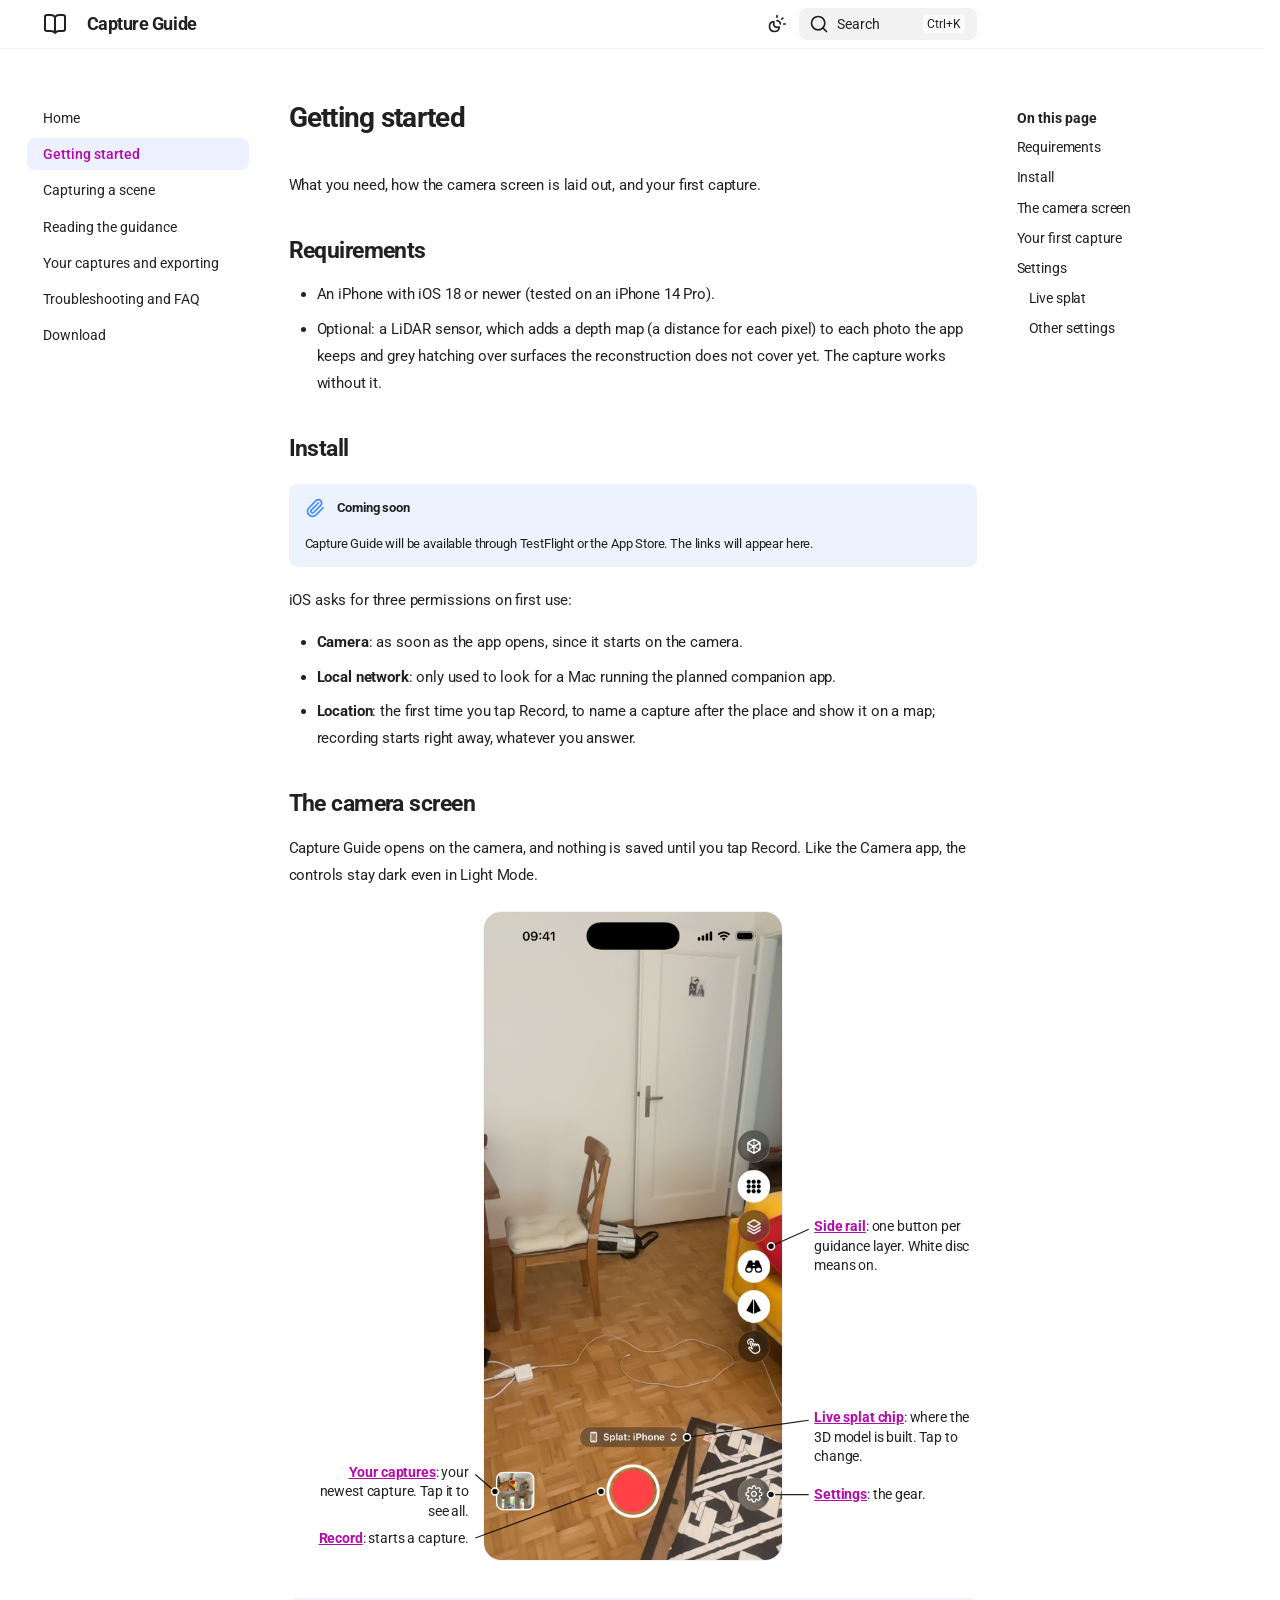
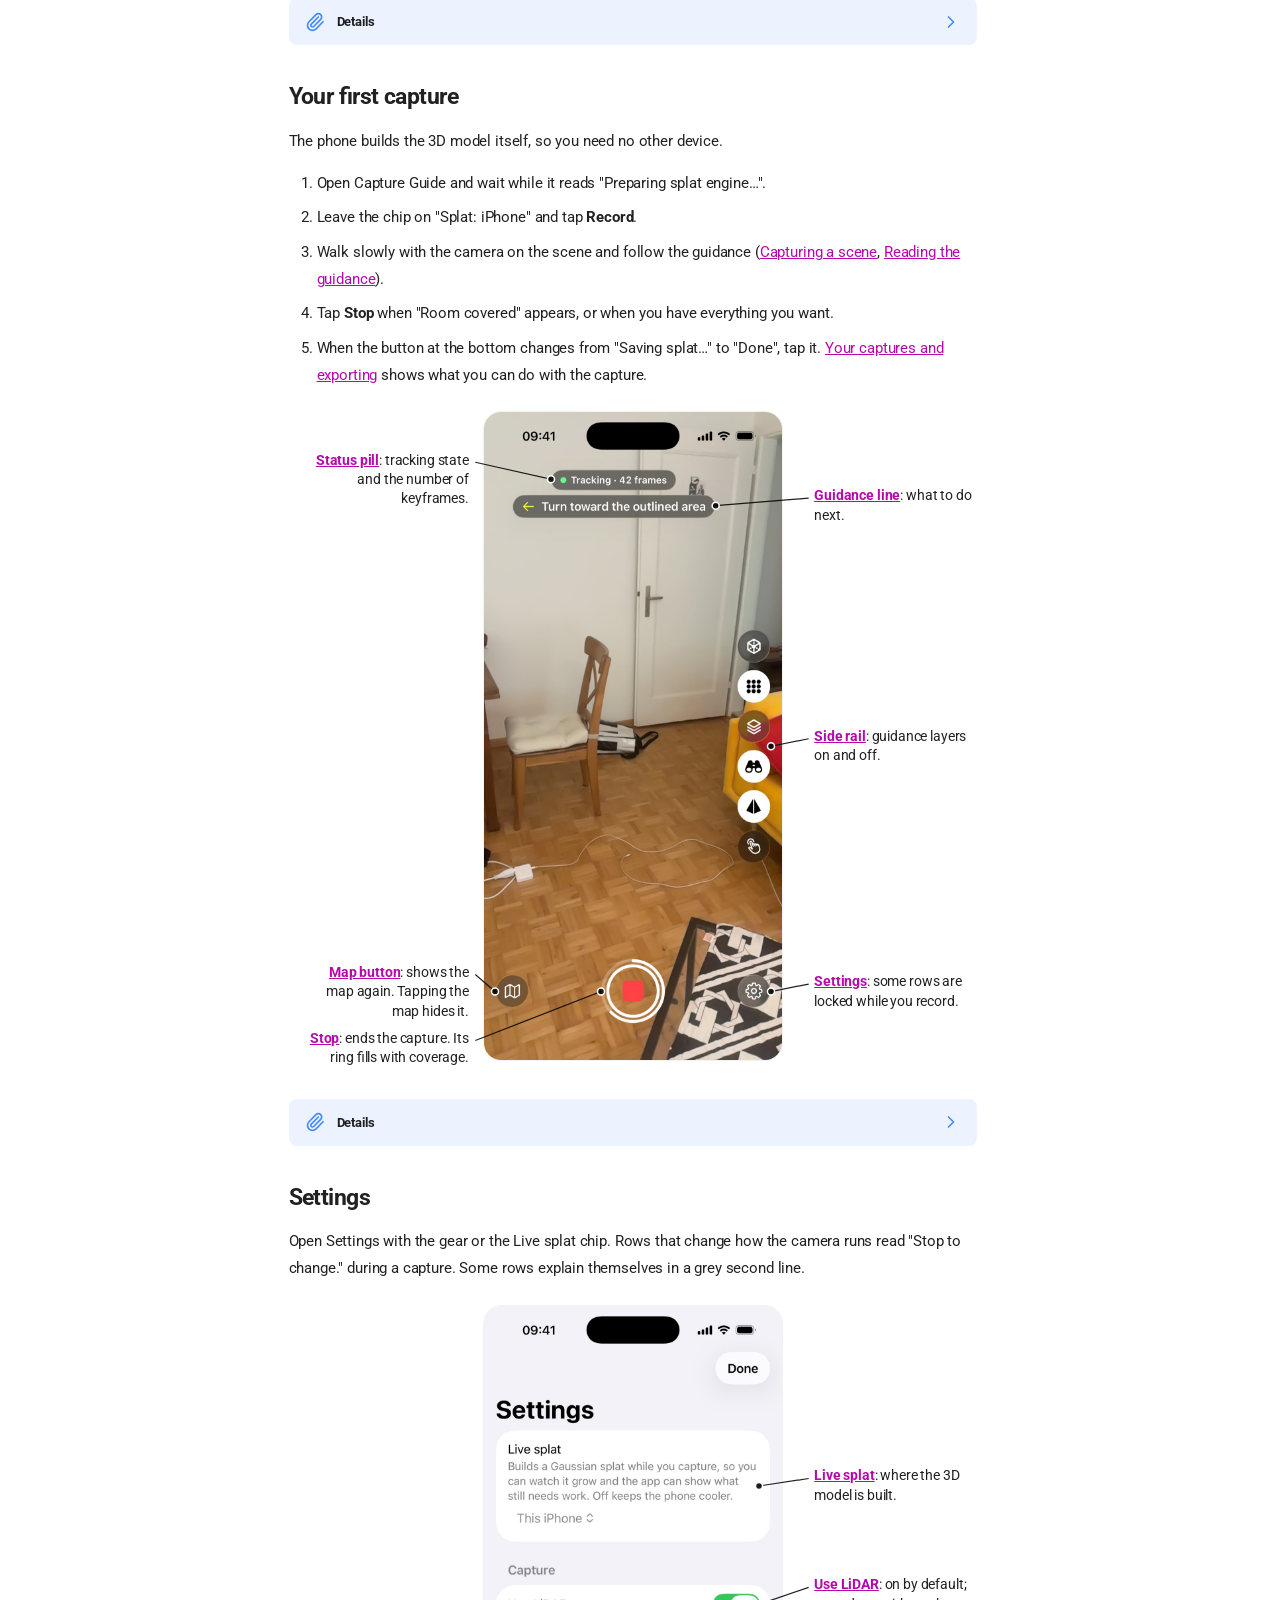
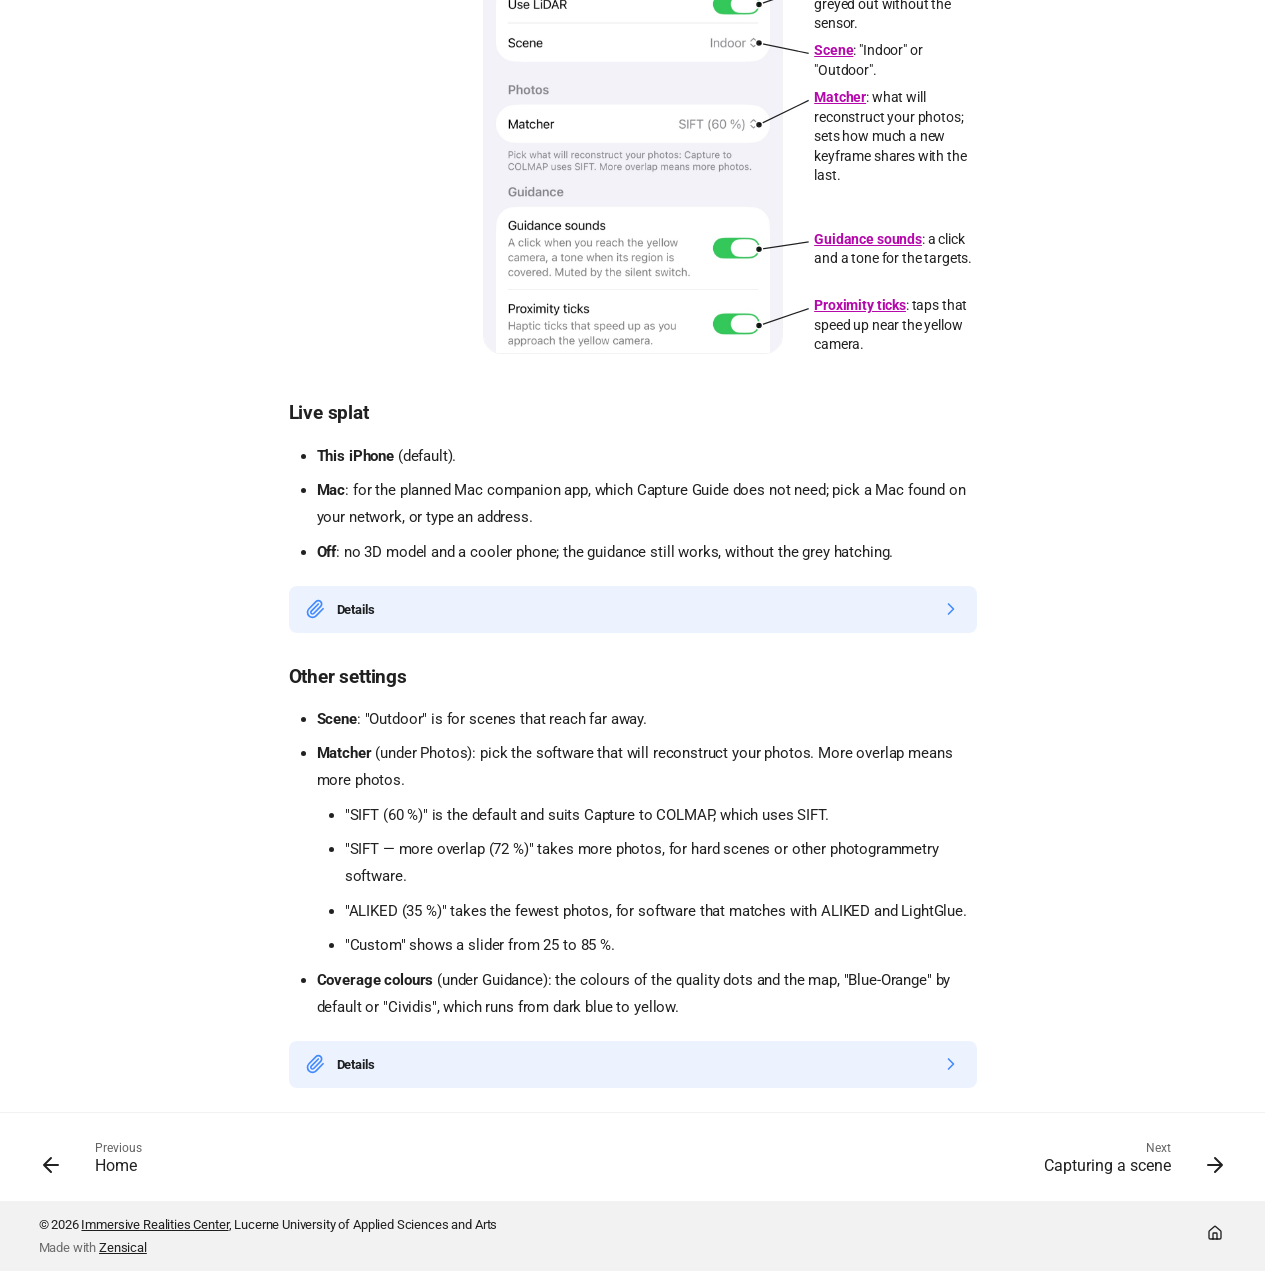
<file: getting-started/index.html>
<!doctype html>
<html lang="en" class="no-js">
  <head>
    
      <meta charset="utf-8">
      <meta name="viewport" content="width=device-width,initial-scale=1">
      
        <meta name="description" content="Live guidance on your iPhone for capturing scenes for 3D Gaussian Splatting.">
      
      
        <meta name="author" content="Immersive Realities Center, HSLU">
      
      
        <link rel="canonical" href="https://irc-hslu.github.io/capture-guide-docs/getting-started/">
      
      
        <link rel="prev" href="./..">
      
      
        <link rel="next" href="../capturing/">
      
      
        
      
      
      <link rel="icon" href="../assets/favicon.svg">
      <meta name="generator" content="zensical-0.0.68">
    
    
      
        <title>Getting started - Capture Guide</title>
      
    
    
      
        
      
      <link rel="stylesheet" href="../assets/stylesheets/modern/main.595f2bf5.min.css">
      
        
          
        
        <link rel="stylesheet" href="../assets/stylesheets/modern/palette.b27955a4.min.css">
      
      


    
    
      
    
    
      
        
        
        <link rel="preconnect" href="https://fonts.gstatic.com" crossorigin>
        <link rel="stylesheet" href="https://fonts.googleapis.com/css?family=Roboto:300,300i,400,400i,500,500i,700,700i%7CRoboto+Mono:400,400i,700,700i&amp;display=fallback">
        <style>:root{--md-text-font:"Roboto";--md-code-font:"Roboto Mono"}</style>
      
    
    
      <link rel="stylesheet" href="../stylesheets/irc.css">
    
    <script>__md_scope=new URL("..",location),__md_scope.pathname.endsWith("/")||(__md_scope=new URL(__md_scope.pathname+"/",location)),__md_hash=e=>[...e].reduce(((e,t)=>(e<<5)-e+t.charCodeAt(0)),0),__md_get=(e,t=localStorage,_=__md_scope)=>JSON.parse(t.getItem(_.pathname+"."+e)),__md_set=(e,t,_=localStorage,a=__md_scope)=>{try{_.setItem(a.pathname+"."+e,JSON.stringify(t))}catch(e){}},document.documentElement.setAttribute("data-platform",navigator.platform)</script>
    
      

    
    
  </head>
  
  
    
    
      
    
    
    
    
    <body dir="ltr" data-md-color-scheme="default" data-md-color-primary="custom" data-md-color-accent="custom">
  
    
    <input class="md-toggle" data-md-toggle="drawer" type="checkbox" id="__drawer" autocomplete="off">
    <input class="md-toggle" data-md-toggle="search" type="checkbox" id="__search" autocomplete="off">
    <label class="md-overlay" for="__drawer" aria-hidden="true"></label>
    <div data-md-component="skip">
      <a href="#__skip" class="md-skip">
        Skip to content
      </a>
    </div>
    <div data-md-component="announce">
      
    </div>
    
    
      

  

<header class="md-header md-header--shadow" data-md-component="header">
  <nav class="md-header__inner md-grid" aria-label="Header">
    <a href="./.." title="Capture Guide" class="md-header__button md-logo" aria-label="Capture Guide" data-md-component="logo">
      
  
  <svg xmlns="http://www.w3.org/2000/svg" fill="none" stroke="currentColor" stroke-linecap="round" stroke-linejoin="round" stroke-width="2" class="lucide lucide-book-open" viewBox="0 0 24 24"><path d="M12 5v16M20.001 19A2 2 0 0 0 22 17V5a2 2 0 0 0-1.999-2L16 3.002A5 5 0 0 0 12 5a5 5 0 0 0-4-2H4a2 2 0 0 0-2 2v12a2 2 0 0 0 1.999 2H8a5 5 0 0 1 4 2 5 5 0 0 1 4-2z"/></svg>

    </a>
    <label class="md-header__button md-icon" for="__drawer" aria-label="Navigation">
      
      <svg xmlns="http://www.w3.org/2000/svg" fill="none" stroke="currentColor" stroke-linecap="round" stroke-linejoin="round" stroke-width="2" class="lucide lucide-menu" viewBox="0 0 24 24"><path d="M4 5h16M4 12h16M4 19h16"/></svg>
    </label>
    <div class="md-header__title" data-md-component="header-title">
      <div class="md-header__ellipsis">
        <div class="md-header__topic">
          <span class="md-ellipsis">
            Capture Guide
          </span>
        </div>
        <div class="md-header__topic" data-md-component="header-topic">
          <span class="md-ellipsis">
            
              Getting started
            
          </span>
        </div>
      </div>
    </div>
    
      
        <form class="md-header__option" data-md-component="palette">
  
    
    
    
    <input class="md-option" data-md-color-media="(prefers-color-scheme)" data-md-color-scheme="default" data-md-color-primary="custom" data-md-color-accent="custom"  aria-label="Switch to light mode"  type="radio" name="__palette" id="__palette_0">
    
      <label class="md-header__button md-icon" title="Switch to light mode" for="__palette_1" hidden>
        <svg xmlns="http://www.w3.org/2000/svg" fill="none" stroke="currentColor" stroke-linecap="round" stroke-linejoin="round" stroke-width="2" class="lucide lucide-sun-moon" viewBox="0 0 24 24"><path d="M12 2v2M14.837 16.385a6 6 0 1 1-7.223-7.222c.624-.147.97.66.715 1.248a4 4 0 0 0 5.26 5.259c.589-.255 1.396.09 1.248.715M16 12a4 4 0 0 0-4-4M19 5l-1.256 1.256M20 12h2"/></svg>
      </label>
    
  
    
    
    
    <input class="md-option" data-md-color-media="(prefers-color-scheme: light)" data-md-color-scheme="default" data-md-color-primary="custom" data-md-color-accent="custom"  aria-label="Switch to dark mode"  type="radio" name="__palette" id="__palette_1">
    
      <label class="md-header__button md-icon" title="Switch to dark mode" for="__palette_2" hidden>
        <svg xmlns="http://www.w3.org/2000/svg" fill="none" stroke="currentColor" stroke-linecap="round" stroke-linejoin="round" stroke-width="2" class="lucide lucide-sun" viewBox="0 0 24 24"><circle cx="12" cy="12" r="4"/><path d="M12 2v2M12 20v2M4.93 4.93l1.41 1.41M17.66 17.66l1.41 1.41M2 12h2M20 12h2M6.34 17.66l-1.41 1.41M19.07 4.93l-1.41 1.41"/></svg>
      </label>
    
  
    
    
    
    <input class="md-option" data-md-color-media="(prefers-color-scheme: dark)" data-md-color-scheme="slate" data-md-color-primary="custom" data-md-color-accent="custom"  aria-label="Switch to system preference"  type="radio" name="__palette" id="__palette_2">
    
      <label class="md-header__button md-icon" title="Switch to system preference" for="__palette_0" hidden>
        <svg xmlns="http://www.w3.org/2000/svg" fill="none" stroke="currentColor" stroke-linecap="round" stroke-linejoin="round" stroke-width="2" class="lucide lucide-moon" viewBox="0 0 24 24"><path d="M20.985 12.486a9 9 0 1 1-9.473-9.472c.405-.022.617.46.402.803a6 6 0 0 0 8.268 8.268c.344-.215.825-.004.803.401"/></svg>
      </label>
    
  
</form>
      
    
    
      <script>var palette=__md_get("__palette");if(palette&&palette.color){if("(prefers-color-scheme)"===palette.color.media){var media=matchMedia("(prefers-color-scheme: light)"),input=document.querySelector(media.matches?"[data-md-color-media='(prefers-color-scheme: light)']":"[data-md-color-media='(prefers-color-scheme: dark)']");palette.color.media=input.getAttribute("data-md-color-media"),palette.color.scheme=input.getAttribute("data-md-color-scheme"),palette.color.primary=input.getAttribute("data-md-color-primary"),palette.color.accent=input.getAttribute("data-md-color-accent")}for(var[key,value]of Object.entries(palette.color))document.body.setAttribute("data-md-color-"+key,value)}</script>
    
    
    
      
      
        <label class="md-header__button md-icon" for="__search" aria-label="Search">
          
          <svg xmlns="http://www.w3.org/2000/svg" fill="none" stroke="currentColor" stroke-linecap="round" stroke-linejoin="round" stroke-width="2" class="lucide lucide-search" viewBox="0 0 24 24"><path d="m21 21-4.34-4.34"/><circle cx="11" cy="11" r="8"/></svg>
        </label>
        <div class="md-search" data-md-component="search" role="dialog" aria-label="Search">
  <button type="button" class="md-search__button">
    Search
  </button>
</div>
      
    
    <div class="md-header__source">
      
    </div>
  </nav>
  
</header>
    
    <div class="md-container" data-md-component="container">
      
      
        
          
        
      
      <main class="md-main" data-md-component="main">
        <div class="md-main__inner md-grid">
          
            
              
              <div class="md-sidebar md-sidebar--primary" data-md-component="sidebar" data-md-type="navigation" >
                <div class="md-sidebar__scrollwrap">
                  <div class="md-sidebar__inner">
                    



<nav class="md-nav md-nav--primary" aria-label="Navigation" data-md-level="0">
  <label class="md-nav__title" for="__drawer">
    <a href="./.." title="Capture Guide" class="md-nav__button md-logo" aria-label="Capture Guide" data-md-component="logo">
      
  
  <svg xmlns="http://www.w3.org/2000/svg" fill="none" stroke="currentColor" stroke-linecap="round" stroke-linejoin="round" stroke-width="2" class="lucide lucide-book-open" viewBox="0 0 24 24"><path d="M12 5v16M20.001 19A2 2 0 0 0 22 17V5a2 2 0 0 0-1.999-2L16 3.002A5 5 0 0 0 12 5a5 5 0 0 0-4-2H4a2 2 0 0 0-2 2v12a2 2 0 0 0 1.999 2H8a5 5 0 0 1 4 2 5 5 0 0 1 4-2z"/></svg>

    </a>
    Capture Guide
  </label>
  
  <ul class="md-nav__list" data-md-scrollfix>
    
      
      
  
  
  
  
    <li class="md-nav__item">
      <a href="./.." class="md-nav__link">
        
  
  
  <span class="md-ellipsis">
    
  
  Home

    
  </span>
  
  

      </a>
    </li>
  

    
      
      
  
  
    
  
  
  
    <li class="md-nav__item md-nav__item--active">
      
      
      
      
        
      
      
        <label class="md-nav__link md-nav__link--active" for="__toc">
          
  
  
  <span class="md-ellipsis">
    
  
  Getting started

    
  </span>
  
  

          <span class="md-nav__icon md-icon"></span>
        </label>
      
      <a href="././" class="md-nav__link md-nav__link--active">
        
  
  
  <span class="md-ellipsis">
    
  
  Getting started

    
  </span>
  
  

      </a>
      
        


<nav class="md-nav md-nav--secondary" aria-label="On this page">
  
  
  
    
  
  
    <label class="md-nav__title" for="__toc">
      <span class="md-nav__icon md-icon"></span>
      On this page
    </label>
    <ul class="md-nav__list" data-md-component="toc" data-md-scrollfix>
      
        <li class="md-nav__item">
  <a href="#requirements" class="md-nav__link">
    <span class="md-ellipsis">
      <span class="md-typeset">
        Requirements
      </span>
    </span>
  </a>
  
</li>
      
        <li class="md-nav__item">
  <a href="#install" class="md-nav__link">
    <span class="md-ellipsis">
      <span class="md-typeset">
        Install
      </span>
    </span>
  </a>
  
</li>
      
        <li class="md-nav__item">
  <a href="#the-camera-screen" class="md-nav__link">
    <span class="md-ellipsis">
      <span class="md-typeset">
        The camera screen
      </span>
    </span>
  </a>
  
</li>
      
        <li class="md-nav__item">
  <a href="#your-first-capture" class="md-nav__link">
    <span class="md-ellipsis">
      <span class="md-typeset">
        Your first capture
      </span>
    </span>
  </a>
  
</li>
      
        <li class="md-nav__item">
  <a href="#settings" class="md-nav__link">
    <span class="md-ellipsis">
      <span class="md-typeset">
        Settings
      </span>
    </span>
  </a>
  
    <nav class="md-nav" aria-label="Settings">
      <ul class="md-nav__list">
        
          <li class="md-nav__item">
  <a href="#live-splat" class="md-nav__link">
    <span class="md-ellipsis">
      <span class="md-typeset">
        Live splat
      </span>
    </span>
  </a>
  
</li>
        
          <li class="md-nav__item">
  <a href="#other-settings" class="md-nav__link">
    <span class="md-ellipsis">
      <span class="md-typeset">
        Other settings
      </span>
    </span>
  </a>
  
</li>
        
      </ul>
    </nav>
  
</li>
      
    </ul>
  
</nav>
      
    </li>
  

    
      
      
  
  
  
  
    <li class="md-nav__item">
      <a href="../capturing/" class="md-nav__link">
        
  
  
  <span class="md-ellipsis">
    
  
  Capturing a scene

    
  </span>
  
  

      </a>
    </li>
  

    
      
      
  
  
  
  
    <li class="md-nav__item">
      <a href="../guidance/" class="md-nav__link">
        
  
  
  <span class="md-ellipsis">
    
  
  Reading the guidance

    
  </span>
  
  

      </a>
    </li>
  

    
      
      
  
  
  
  
    <li class="md-nav__item">
      <a href="../exporting/" class="md-nav__link">
        
  
  
  <span class="md-ellipsis">
    
  
  Your captures and exporting

    
  </span>
  
  

      </a>
    </li>
  

    
      
      
  
  
  
  
    <li class="md-nav__item">
      <a href="../troubleshooting/" class="md-nav__link">
        
  
  
  <span class="md-ellipsis">
    
  
  Troubleshooting and FAQ

    
  </span>
  
  

      </a>
    </li>
  

    
      
      
  
  
  
  
    <li class="md-nav__item">
      <a href="../exporting.md#turning-a-segment-into-a-colmap-model" class="md-nav__link">
        
  
  
  <span class="md-ellipsis">
    
  
  Download

    
  </span>
  
  

      </a>
    </li>
  

    
  </ul>
</nav>
                  </div>
                </div>
              </div>
            
            
              
              <div class="md-sidebar md-sidebar--secondary" data-md-component="sidebar" data-md-type="toc" >
                <div class="md-sidebar__scrollwrap">
                  
                    
                    
                    
                      
                    
                    
                      <input class="md-nav__toggle md-toggle" type="checkbox" id="__toc">
                      <div class="md-sidebar-button__wrapper">
                        <label class="md-sidebar-button" for="__toc"></label>
                      </div>
                    
                  
                  <div class="md-sidebar__inner">
                    


<nav class="md-nav md-nav--secondary" aria-label="On this page">
  
  
  
    
  
  
    <label class="md-nav__title" for="__toc">
      <span class="md-nav__icon md-icon"></span>
      On this page
    </label>
    <ul class="md-nav__list" data-md-component="toc" data-md-scrollfix>
      
        <li class="md-nav__item">
  <a href="#requirements" class="md-nav__link">
    <span class="md-ellipsis">
      <span class="md-typeset">
        Requirements
      </span>
    </span>
  </a>
  
</li>
      
        <li class="md-nav__item">
  <a href="#install" class="md-nav__link">
    <span class="md-ellipsis">
      <span class="md-typeset">
        Install
      </span>
    </span>
  </a>
  
</li>
      
        <li class="md-nav__item">
  <a href="#the-camera-screen" class="md-nav__link">
    <span class="md-ellipsis">
      <span class="md-typeset">
        The camera screen
      </span>
    </span>
  </a>
  
</li>
      
        <li class="md-nav__item">
  <a href="#your-first-capture" class="md-nav__link">
    <span class="md-ellipsis">
      <span class="md-typeset">
        Your first capture
      </span>
    </span>
  </a>
  
</li>
      
        <li class="md-nav__item">
  <a href="#settings" class="md-nav__link">
    <span class="md-ellipsis">
      <span class="md-typeset">
        Settings
      </span>
    </span>
  </a>
  
    <nav class="md-nav" aria-label="Settings">
      <ul class="md-nav__list">
        
          <li class="md-nav__item">
  <a href="#live-splat" class="md-nav__link">
    <span class="md-ellipsis">
      <span class="md-typeset">
        Live splat
      </span>
    </span>
  </a>
  
</li>
        
          <li class="md-nav__item">
  <a href="#other-settings" class="md-nav__link">
    <span class="md-ellipsis">
      <span class="md-typeset">
        Other settings
      </span>
    </span>
  </a>
  
</li>
        
      </ul>
    </nav>
  
</li>
      
    </ul>
  
</nav>
                  </div>
                </div>
              </div>
            
          
          
            <div class="md-content" data-md-component="content">
              
              <article class="md-content__inner md-typeset">
                <a id="__skip" tabindex="-1"></a>
                
                  


<h1 id="getting-started">Getting started</h1>
<p>What you need, how the camera screen is laid out, and your first capture.</p>
<h2 id="requirements">Requirements</h2>
<ul>
<li>An iPhone with iOS 18 or newer (tested on an iPhone 14 Pro).</li>
<li>Optional: a LiDAR sensor, which adds a depth map (a distance for each pixel) to each photo the app keeps and grey hatching over surfaces the reconstruction does not cover yet. The capture works without it.</li>
</ul>
<h2 id="install">Install</h2>
<div class="admonition note">
<p class="admonition-title">Coming soon</p>
<p>Capture Guide will be available through TestFlight or the App Store. The links will appear here.</p>
</div>
<p>iOS asks for three permissions on first use:</p>
<ul>
<li><strong>Camera</strong>: as soon as the app opens, since it starts on the camera.</li>
<li><strong>Local network</strong>: only used to look for a Mac running the planned companion app.</li>
<li><strong>Location</strong>: the first time you tap Record, to name a capture after the place and show it on a map; recording starts right away, whatever you answer.</li>
</ul>
<h2 id="the-camera-screen">The camera screen</h2>
<p>Capture Guide opens on the camera, and nothing is saved until you tap Record. Like the Camera app, the controls stay dark even in Light Mode.</p>
<figure class="callouts">
<p><img alt="Camera screen before recording: side rail, Live splat chip, Record button, captures and gear" src="../img/getting-started-camera.jpg" /></p>
<ol>
<li data-anchor="rail" data-side="r"><a href="../guidance/#the-side-rail"><strong>Side rail</strong></a>: one button per guidance layer. White disc means on.</li>
<li data-anchor="chip" data-side="r"><a href="#live-splat"><strong>Live splat chip</strong></a>: where the 3D model is built. Tap to change.</li>
<li data-anchor="captures-tile" data-side="l"><a href="../exporting/#your-captures"><strong>Your captures</strong></a>: your newest capture. Tap it to see all.</li>
<li data-anchor="record" data-side="l"><a href="#your-first-capture"><strong>Record</strong></a>: starts a capture.</li>
<li data-anchor="gear" data-side="r"><a href="#settings"><strong>Settings</strong></a>: the gear.</li>
</ol>
</figure>
<details class="note">
<summary>Details</summary>
<ul>
<li>The chip reads, for example, "Splat: iPhone". The 3D model is made of many splats, tiny blobs of colour.</li>
<li>The picture of your newest capture appears after your first capture.</li>
</ul>
</details>
<h2 id="your-first-capture">Your first capture</h2>
<p>The phone builds the 3D model itself, so you need no other device.</p>
<ol>
<li>Open Capture Guide and wait while it reads "Preparing splat engine…".</li>
<li>Leave the chip on "Splat: iPhone" and tap <strong>Record</strong>.</li>
<li>Walk slowly with the camera on the scene and follow the guidance (<a href="../capturing/">Capturing a scene</a>, <a href="../guidance/">Reading the guidance</a>).</li>
<li>Tap <strong>Stop</strong> when "Room covered" appears, or when you have everything you want.</li>
<li>When the button at the bottom changes from "Saving splat…" to "Done", tap it. <a href="../exporting/">Your captures and exporting</a> shows what you can do with the capture.</li>
</ol>
<figure class="callouts">
<p><img alt="Camera screen while recording: status pill, guidance line, side rail, map button, Stop and gear" src="../img/getting-started-recording.jpg" /></p>
<ol>
<li data-anchor="status-pill" data-side="l"><a href="../capturing/#keyframes"><strong>Status pill</strong></a>: tracking state and the number of keyframes.</li>
<li data-anchor="guidance-line" data-side="r"><a href="../guidance/#the-guidance-line"><strong>Guidance line</strong></a>: what to do next.</li>
<li data-anchor="rail" data-side="r"><a href="../guidance/#the-side-rail"><strong>Side rail</strong></a>: guidance layers on and off.</li>
<li data-anchor="map-button" data-side="l"><a href="../guidance/#minimap"><strong>Map button</strong></a>: shows the map again. Tapping the map hides it.</li>
<li data-anchor="stop" data-side="l"><a href="../guidance/#progress-ring"><strong>Stop</strong></a>: ends the capture. Its ring fills with coverage.</li>
<li data-anchor="gear" data-side="r"><a href="#settings"><strong>Settings</strong></a>: some rows are locked while you record.</li>
</ol>
</figure>
<details class="note">
<summary>Details</summary>
<ul>
<li>While it prepares, the app tunes its engine for your phone; the camera appears once the engine is ready.</li>
<li>A white border flashes once each time the app takes a keyframe, a photo it keeps.</li>
<li>The pill reads, for example, "Tracking · 0 frames"; the number counts keyframes.</li>
<li>The white ring around Stop appears once the phone has a first coverage figure, and fills as more of the scene is covered.</li>
<li>The capture opens when you tap Stop. After saving, the line above "Done" says what was saved, for example "Saved with splat". "Done" takes you back to the camera.</li>
<li>The capture stays on the phone. Open it later from the picture at the bottom left, or find it in the Files app.</li>
</ul>
</details>
<h2 id="settings">Settings</h2>
<p>Open Settings with the gear or the Live splat chip. Rows that change how the camera runs read "Stop to change." during a capture. Some rows explain themselves in a grey second line.</p>
<figure class="callouts">
<p><img alt="Settings with Live splat, Capture, Photos and Guidance" src="../img/getting-started-settings.jpg" /></p>
<ol>
<li data-anchor="live-splat" data-side="r"><a href="#live-splat"><strong>Live splat</strong></a>: where the 3D model is built.</li>
<li data-anchor="use-lidar" data-side="r"><a href="#requirements"><strong>Use LiDAR</strong></a>: on by default; greyed out without the sensor.</li>
<li data-anchor="scene" data-side="r"><a href="#other-settings"><strong>Scene</strong></a>: "Indoor" or "Outdoor".</li>
<li data-anchor="photo-overlap" data-side="r"><a href="#other-settings"><strong>Matcher</strong></a>: what will reconstruct your photos; sets how much a new keyframe shares with the last.</li>
<li data-anchor="guidance-sounds" data-side="r"><a href="../guidance/#guidance-sounds-and-taps"><strong>Guidance sounds</strong></a>: a click and a tone for the targets.</li>
<li data-anchor="proximity-ticks" data-side="r"><a href="../guidance/#guidance-sounds-and-taps"><strong>Proximity ticks</strong></a>: taps that speed up near the yellow camera.</li>
</ol>
</figure>
<h3 id="live-splat">Live splat</h3>
<ul>
<li><strong>This iPhone</strong> (default).</li>
<li><strong>Mac</strong>: for the planned Mac companion app, which Capture Guide does not need; pick a Mac found on your network, or type an address.</li>
<li><strong>Off</strong>: no 3D model and a cooler phone; the guidance still works, without the grey hatching.</li>
</ul>
<details class="note">
<summary>Details</summary>
<ul>
<li>If the phone cannot start its engine, the chip adds "(unavailable)".</li>
<li>If no Mac answers within a few seconds, the capture runs without a 3D model and the chip adds "(not found)".</li>
</ul>
</details>
<h3 id="other-settings">Other settings</h3>
<ul>
<li><strong>Scene</strong>: "Outdoor" is for scenes that reach far away.</li>
<li><strong>Matcher</strong> (under Photos): pick the software that will reconstruct your photos. More overlap means more photos.<ul>
<li>"SIFT (60 %)" is the default and suits Capture to COLMAP, which uses SIFT.</li>
<li>"SIFT — more overlap (72 %)" takes more photos, for hard scenes or other photogrammetry software.</li>
<li>"ALIKED (35 %)" takes the fewest photos, for software that matches with ALIKED and LightGlue.</li>
<li>"Custom" shows a slider from 25 to 85 %.</li>
</ul>
</li>
<li><strong>Coverage colours</strong> (under Guidance): the colours of the quality dots and the map, "Blue-Orange" by default or "Cividis", which runs from dark blue to yellow.</li>
</ul>
<details class="note">
<summary>Details</summary>
<p>"Outdoor" trains the model with a sky background and uses larger cells.</p>
</details>














                
              </article>
            </div>
          
          
<script>var target=document.getElementById(location.hash.slice(1));target&&target.name&&(target.checked=target.name.startsWith("__tabbed_"))</script>
        </div>
        
          <button type="button" class="md-top md-icon" data-md-component="top" hidden>
  
  <svg xmlns="http://www.w3.org/2000/svg" fill="none" stroke="currentColor" stroke-linecap="round" stroke-linejoin="round" stroke-width="2" class="lucide lucide-circle-arrow-up" viewBox="0 0 24 24"><circle cx="12" cy="12" r="10"/><path d="m16 12-4-4-4 4M12 16V8"/></svg>
  Back to top
</button>
        
      </main>
      
        <footer class="md-footer">
  
    
      
      <nav class="md-footer__inner md-grid" aria-label="Footer" >
        
          
          <a href="./.." class="md-footer__link md-footer__link--prev" aria-label="Previous: Home">
            <div class="md-footer__button md-icon">
              
              <svg xmlns="http://www.w3.org/2000/svg" fill="none" stroke="currentColor" stroke-linecap="round" stroke-linejoin="round" stroke-width="2" class="lucide lucide-arrow-left" viewBox="0 0 24 24"><path d="m12 19-7-7 7-7M19 12H5"/></svg>
            </div>
            <div class="md-footer__title">
              <span class="md-footer__direction">
                Previous
              </span>
              <div class="md-ellipsis">
                Home
              </div>
            </div>
          </a>
        
        
          
          <a href="../capturing/" class="md-footer__link md-footer__link--next" aria-label="Next: Capturing a scene">
            <div class="md-footer__title">
              <span class="md-footer__direction">
                Next
              </span>
              <div class="md-ellipsis">
                Capturing a scene
              </div>
            </div>
            <div class="md-footer__button md-icon">
              
              <svg xmlns="http://www.w3.org/2000/svg" fill="none" stroke="currentColor" stroke-linecap="round" stroke-linejoin="round" stroke-width="2" class="lucide lucide-arrow-right" viewBox="0 0 24 24"><path d="M5 12h14M12 5l7 7-7 7"/></svg>
            </div>
          </a>
        
      </nav>
    
  
  <div class="md-footer-meta md-typeset">
    <div class="md-footer-meta__inner md-grid">
      <div class="md-copyright">
  
    <div class="md-copyright__highlight">
      © 2026 <a href="https://irc-hslu.github.io/">Immersive Realities Center</a>, Lucerne University of Applied Sciences and Arts
    </div>
  
  
    Made with
    <a href="https://zensical.org/" target="_blank" rel="noopener">
      Zensical
    </a>
  
</div>
      
        
<div class="md-social">
  
    
    
    
    
    <a href="https://irc-hslu.github.io/" target="_blank" rel="noopener" title="Immersive Realities Center" class="md-social__link">
      <svg xmlns="http://www.w3.org/2000/svg" fill="none" stroke="currentColor" stroke-linecap="round" stroke-linejoin="round" stroke-width="2" class="lucide lucide-house" viewBox="0 0 24 24"><path d="M15 21v-8a1 1 0 0 0-1-1h-4a1 1 0 0 0-1 1v8"/><path d="M3 10a2 2 0 0 1 .709-1.528l7-6a2 2 0 0 1 2.582 0l7 6A2 2 0 0 1 21 10v9a2 2 0 0 1-2 2H5a2 2 0 0 1-2-2z"/></svg>
    </a>
  
</div>
      
    </div>
  </div>
</footer>
      
    </div>
    <div class="md-dialog" data-md-component="dialog" role="status" aria-atomic="true">
      <div class="md-dialog__inner md-typeset"></div>
    </div>
    
    
    
      
      
      
      
        
        
      <script id="__config" type="application/json">{"annotate":null,"base":"..","features":["navigation.footer","navigation.top","toc.follow","content.code.copy"],"redirect":null,"search":"../assets/javascripts/workers/search.7d14d953.min.js","tags":null,"translations":{"clipboard.copied":"Copied to clipboard","clipboard.copy":"Copy to clipboard","clipboard.error":"Could not copy to clipboard","search.result.more.one":"1 more on this page","search.result.more.other":"# more on this page","search.result.none":"No matching documents","search.result.one":"1 matching document","search.result.other":"# matching documents","search.result.placeholder":"Type to start searching","search.result.term.missing":"Missing","select.version":"Select version"},"version":null}</script>
    
    
      <script src="../assets/javascripts/bundle.3c842f4c.min.js"></script>
      
        <script src="../javascripts/callouts.js"></script>
      
    
  </body>
</html>
</file>
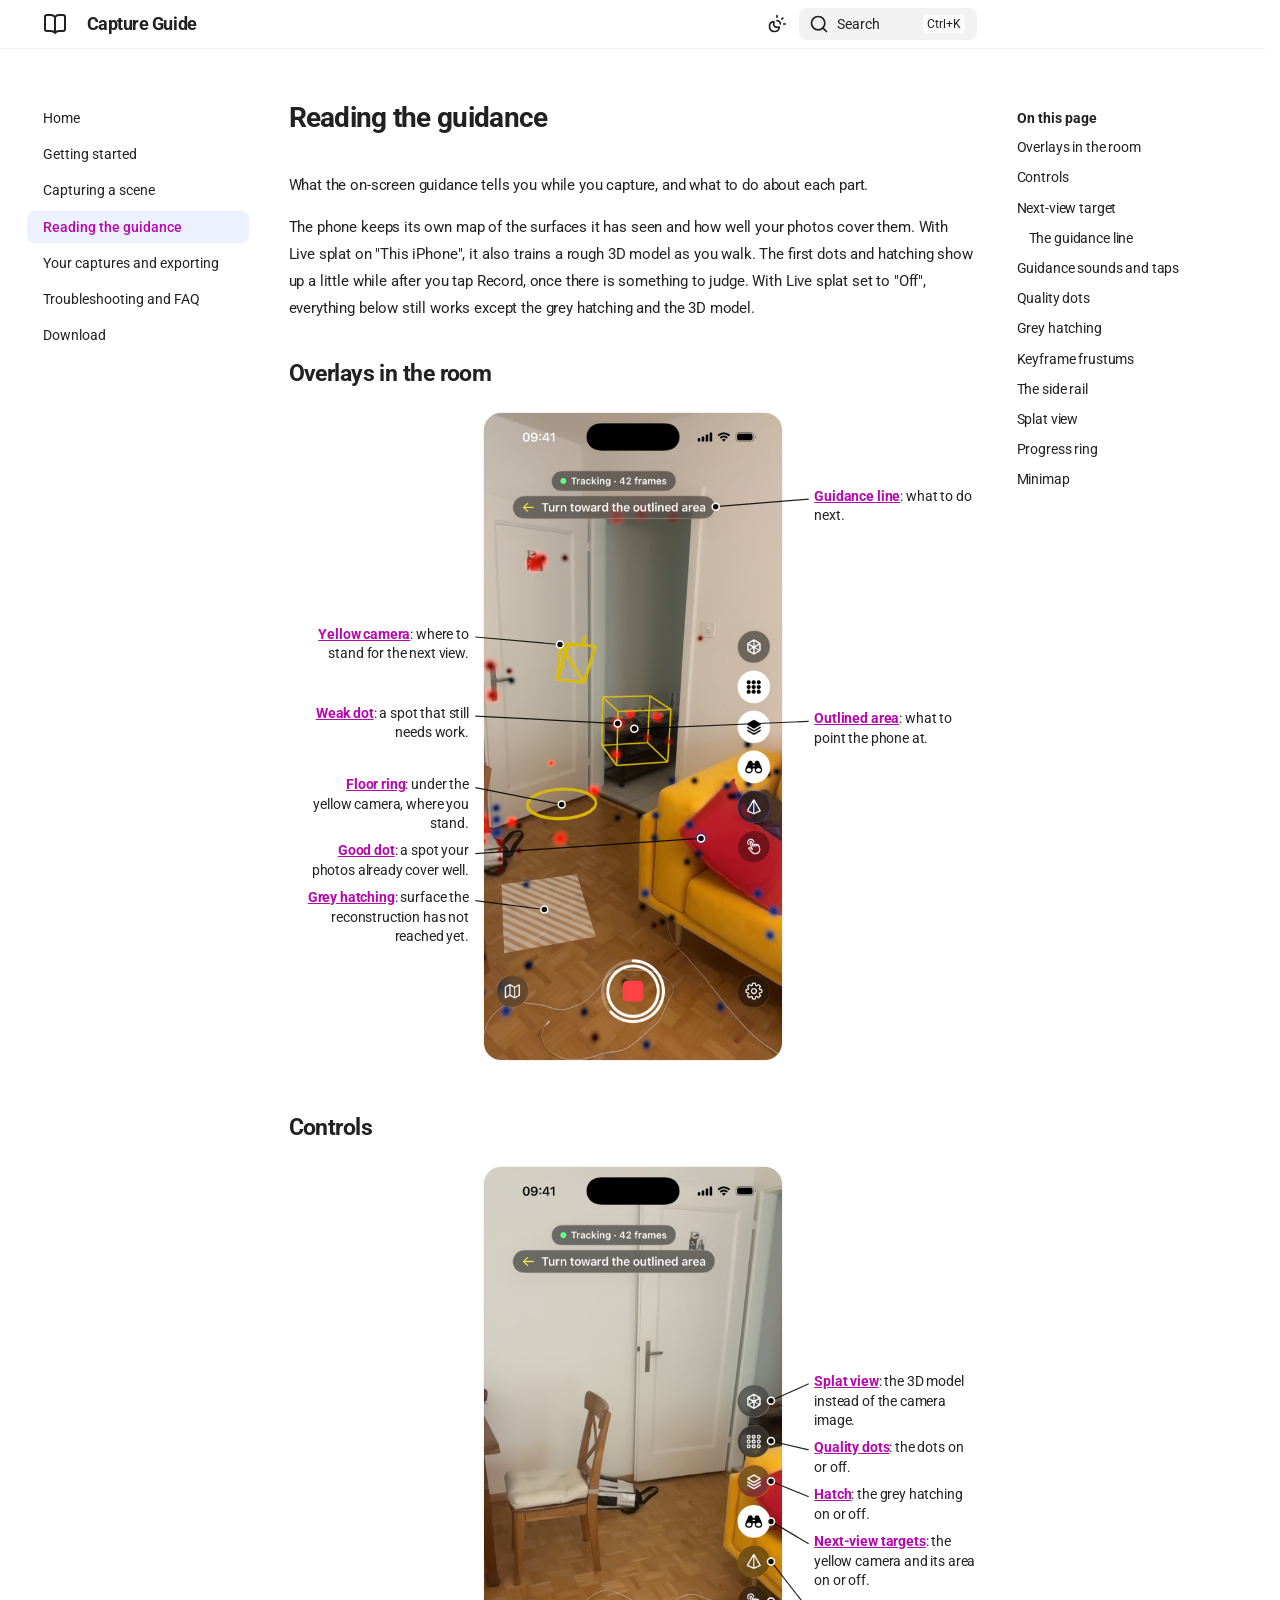
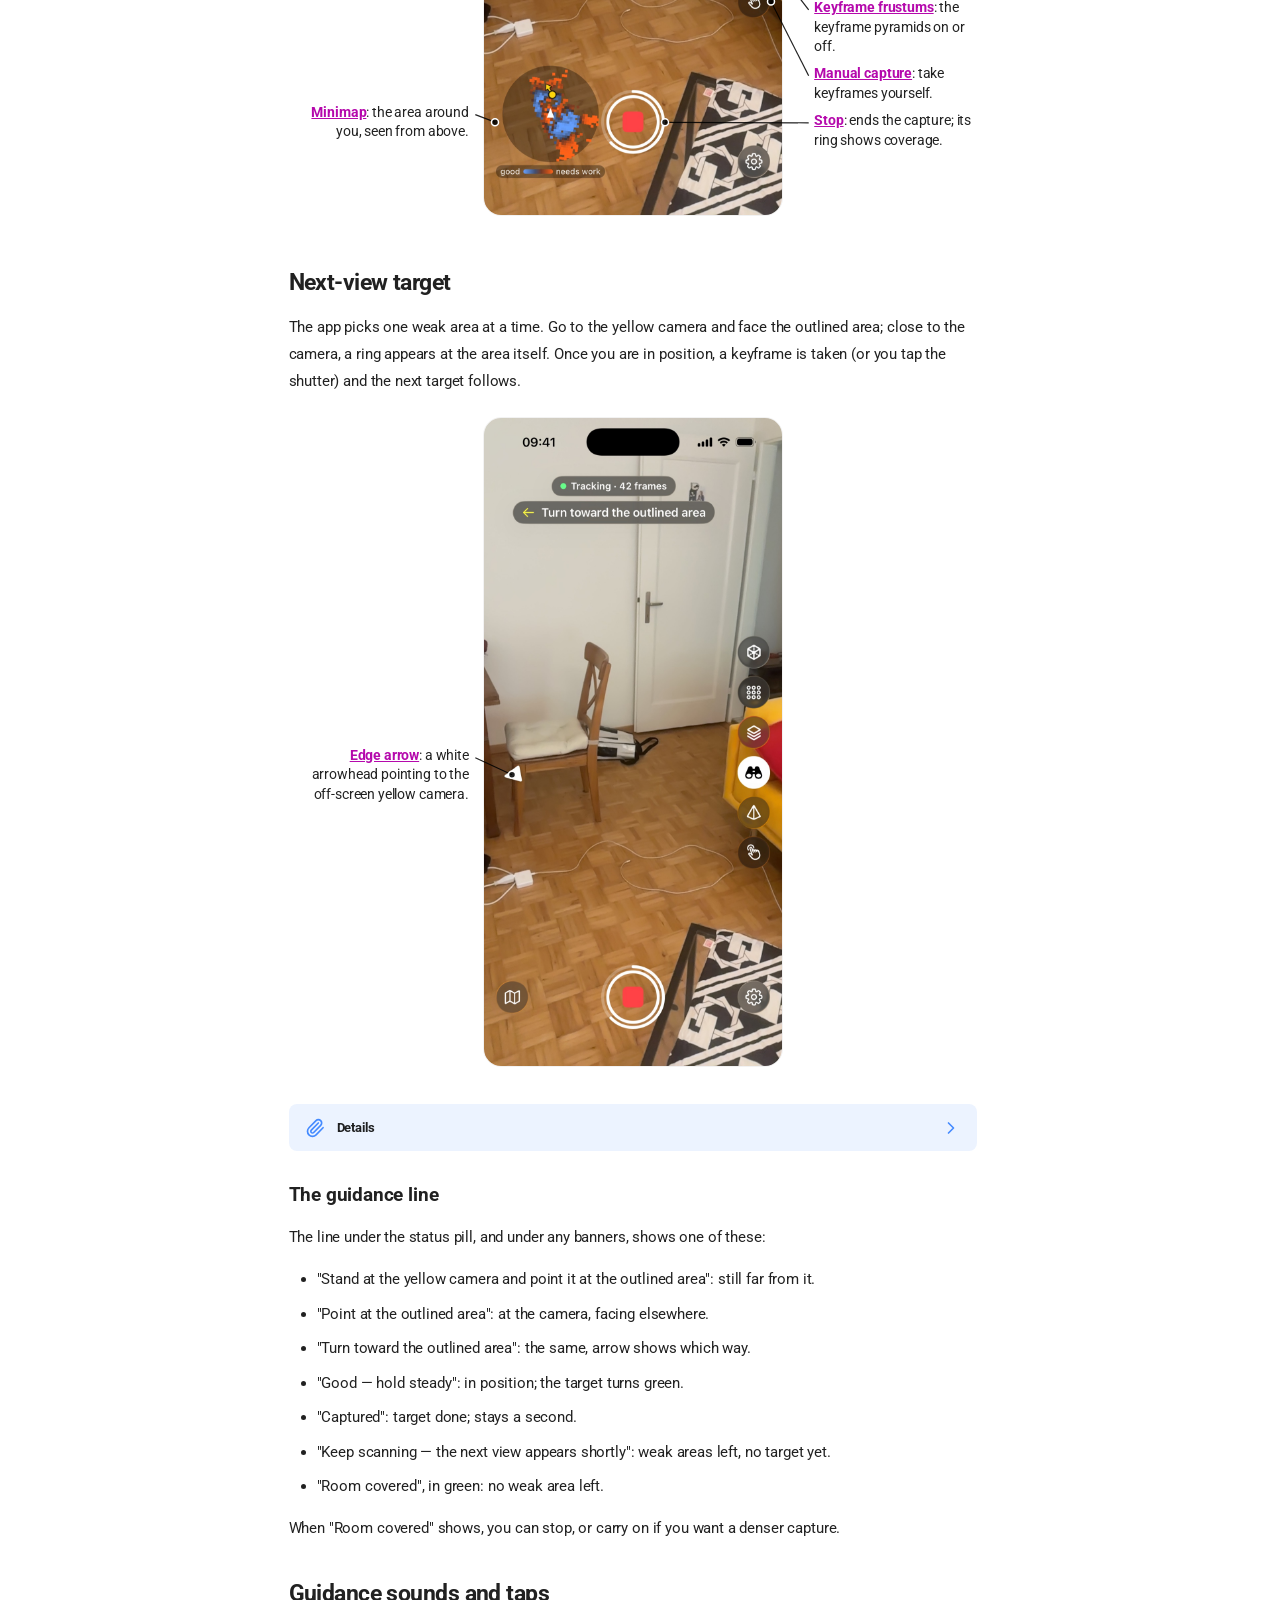
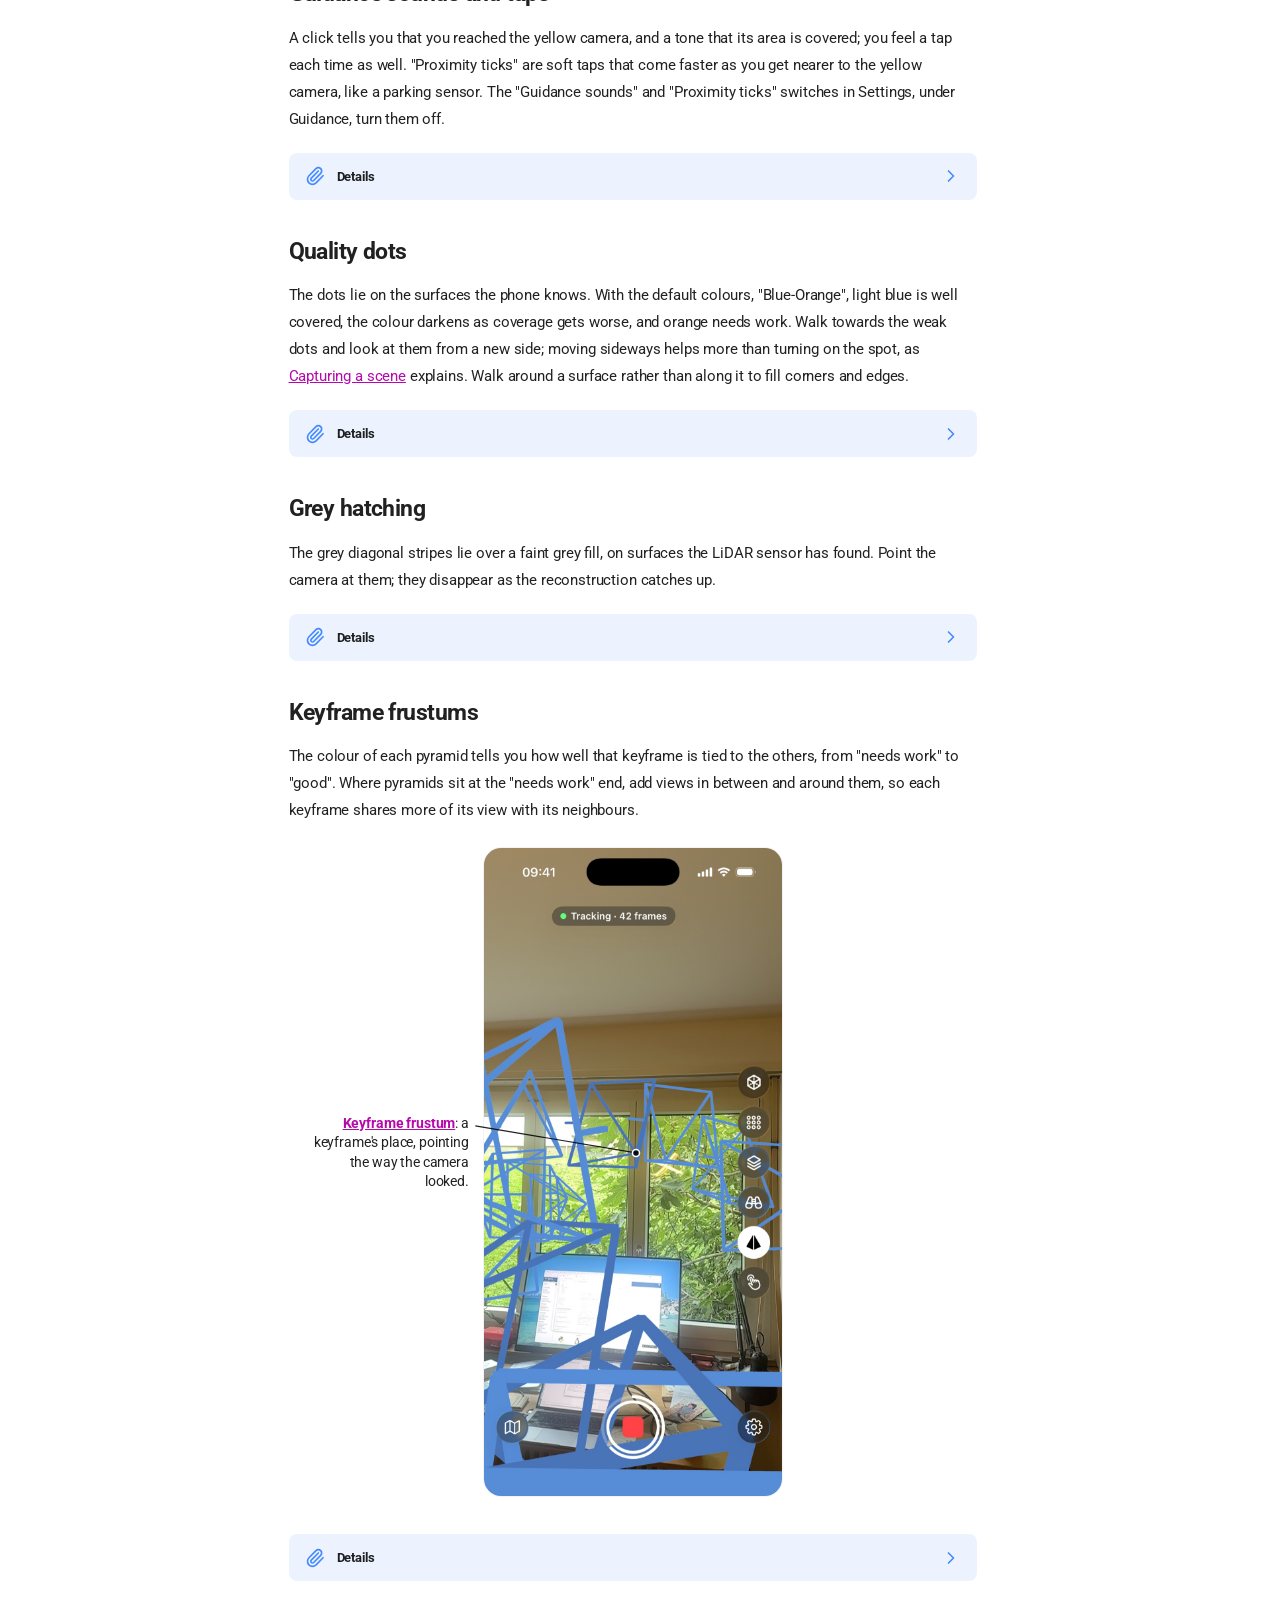
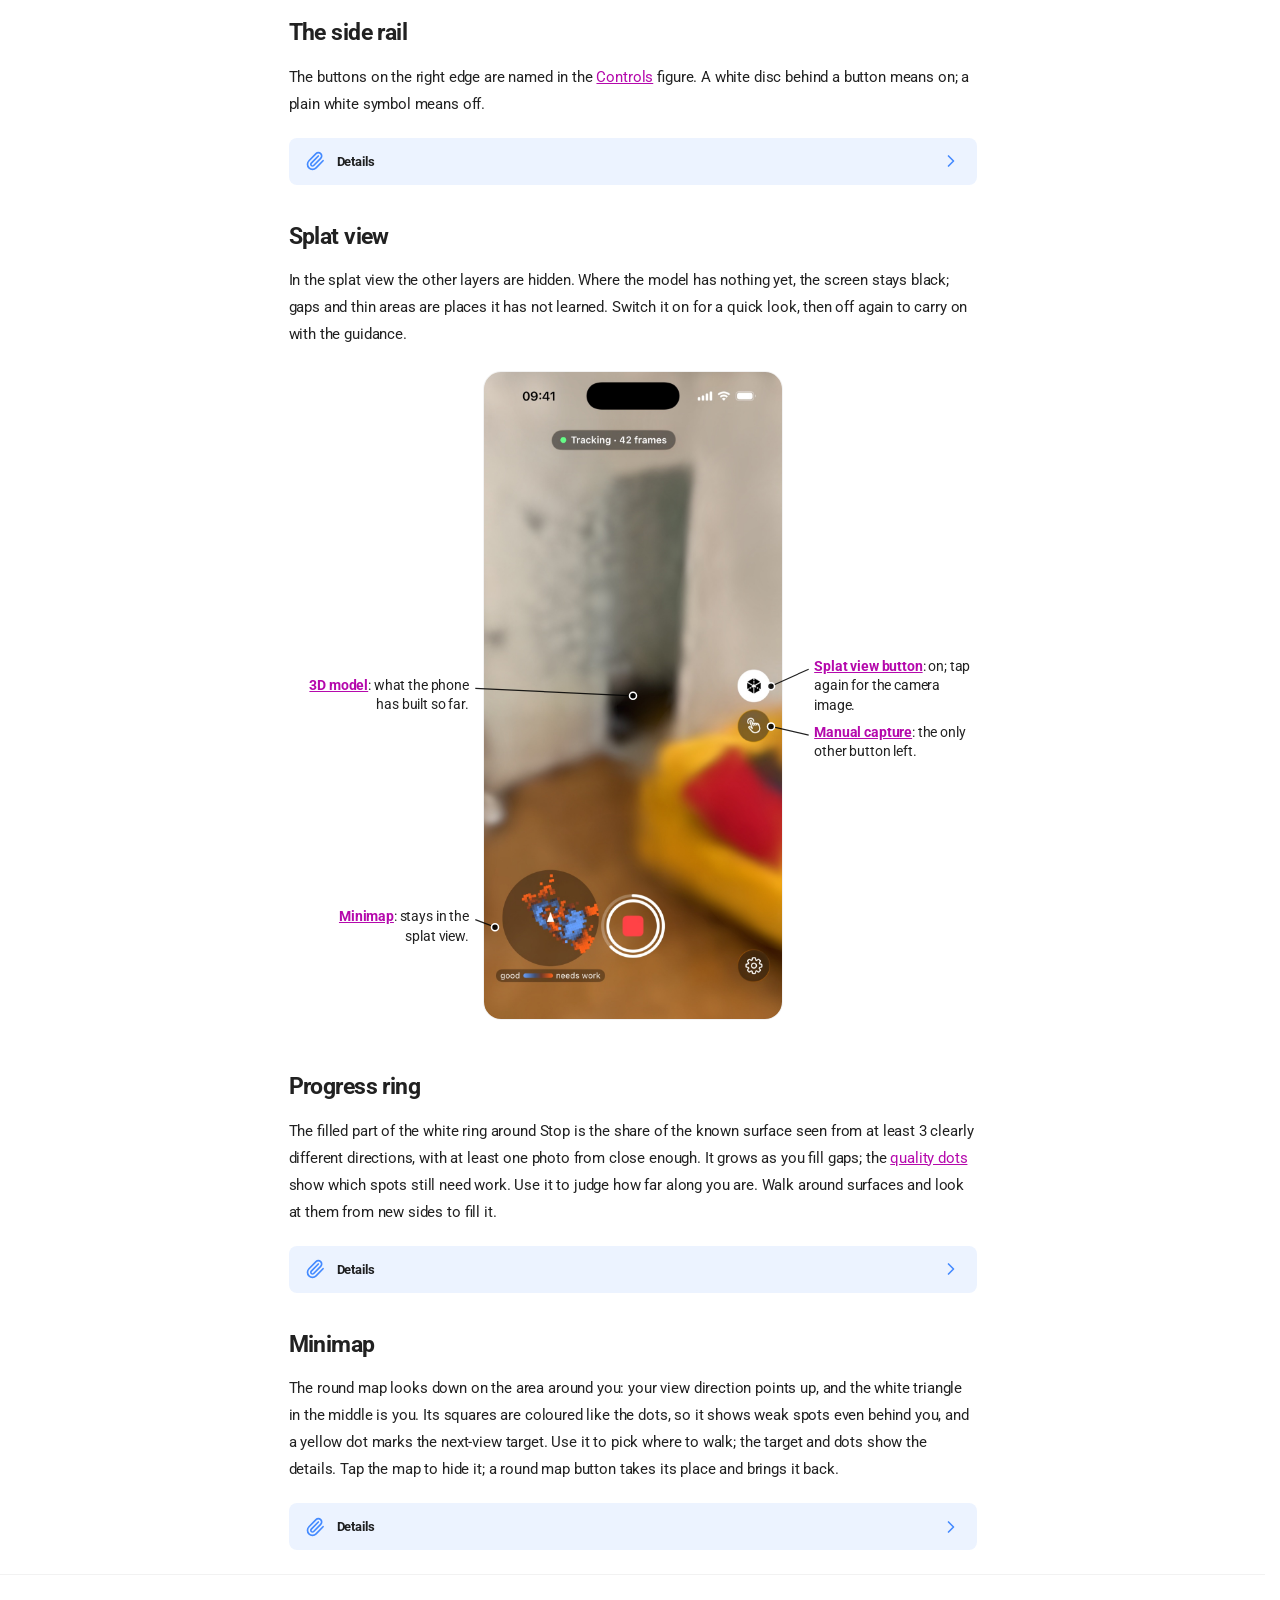
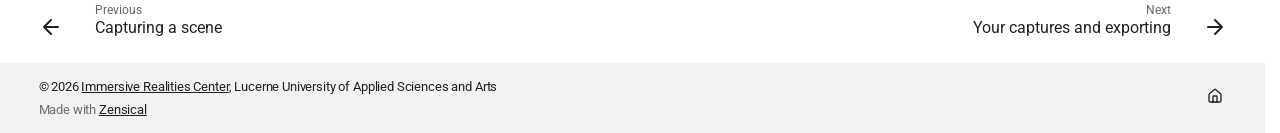
<file: guidance/index.html>
<!doctype html>
<html lang="en" class="no-js">
  <head>
    
      <meta charset="utf-8">
      <meta name="viewport" content="width=device-width,initial-scale=1">
      
        <meta name="description" content="Live guidance on your iPhone for capturing scenes for 3D Gaussian Splatting.">
      
      
        <meta name="author" content="Immersive Realities Center, HSLU">
      
      
        <link rel="canonical" href="https://irc-hslu.github.io/capture-guide-docs/guidance/">
      
      
        <link rel="prev" href="../capturing/">
      
      
        <link rel="next" href="../exporting/">
      
      
        
      
      
      <link rel="icon" href="../assets/favicon.svg">
      <meta name="generator" content="zensical-0.0.68">
    
    
      
        <title>Reading the guidance - Capture Guide</title>
      
    
    
      
        
      
      <link rel="stylesheet" href="../assets/stylesheets/modern/main.595f2bf5.min.css">
      
        
          
        
        <link rel="stylesheet" href="../assets/stylesheets/modern/palette.b27955a4.min.css">
      
      


    
    
      
    
    
      
        
        
        <link rel="preconnect" href="https://fonts.gstatic.com" crossorigin>
        <link rel="stylesheet" href="https://fonts.googleapis.com/css?family=Roboto:300,300i,400,400i,500,500i,700,700i%7CRoboto+Mono:400,400i,700,700i&amp;display=fallback">
        <style>:root{--md-text-font:"Roboto";--md-code-font:"Roboto Mono"}</style>
      
    
    
      <link rel="stylesheet" href="../stylesheets/irc.css">
    
    <script>__md_scope=new URL("..",location),__md_scope.pathname.endsWith("/")||(__md_scope=new URL(__md_scope.pathname+"/",location)),__md_hash=e=>[...e].reduce(((e,t)=>(e<<5)-e+t.charCodeAt(0)),0),__md_get=(e,t=localStorage,_=__md_scope)=>JSON.parse(t.getItem(_.pathname+"."+e)),__md_set=(e,t,_=localStorage,a=__md_scope)=>{try{_.setItem(a.pathname+"."+e,JSON.stringify(t))}catch(e){}},document.documentElement.setAttribute("data-platform",navigator.platform)</script>
    
      

    
    
  </head>
  
  
    
    
      
    
    
    
    
    <body dir="ltr" data-md-color-scheme="default" data-md-color-primary="custom" data-md-color-accent="custom">
  
    
    <input class="md-toggle" data-md-toggle="drawer" type="checkbox" id="__drawer" autocomplete="off">
    <input class="md-toggle" data-md-toggle="search" type="checkbox" id="__search" autocomplete="off">
    <label class="md-overlay" for="__drawer" aria-hidden="true"></label>
    <div data-md-component="skip">
      <a href="#__skip" class="md-skip">
        Skip to content
      </a>
    </div>
    <div data-md-component="announce">
      
    </div>
    
    
      

  

<header class="md-header md-header--shadow" data-md-component="header">
  <nav class="md-header__inner md-grid" aria-label="Header">
    <a href="./.." title="Capture Guide" class="md-header__button md-logo" aria-label="Capture Guide" data-md-component="logo">
      
  
  <svg xmlns="http://www.w3.org/2000/svg" fill="none" stroke="currentColor" stroke-linecap="round" stroke-linejoin="round" stroke-width="2" class="lucide lucide-book-open" viewBox="0 0 24 24"><path d="M12 5v16M20.001 19A2 2 0 0 0 22 17V5a2 2 0 0 0-1.999-2L16 3.002A5 5 0 0 0 12 5a5 5 0 0 0-4-2H4a2 2 0 0 0-2 2v12a2 2 0 0 0 1.999 2H8a5 5 0 0 1 4 2 5 5 0 0 1 4-2z"/></svg>

    </a>
    <label class="md-header__button md-icon" for="__drawer" aria-label="Navigation">
      
      <svg xmlns="http://www.w3.org/2000/svg" fill="none" stroke="currentColor" stroke-linecap="round" stroke-linejoin="round" stroke-width="2" class="lucide lucide-menu" viewBox="0 0 24 24"><path d="M4 5h16M4 12h16M4 19h16"/></svg>
    </label>
    <div class="md-header__title" data-md-component="header-title">
      <div class="md-header__ellipsis">
        <div class="md-header__topic">
          <span class="md-ellipsis">
            Capture Guide
          </span>
        </div>
        <div class="md-header__topic" data-md-component="header-topic">
          <span class="md-ellipsis">
            
              Reading the guidance
            
          </span>
        </div>
      </div>
    </div>
    
      
        <form class="md-header__option" data-md-component="palette">
  
    
    
    
    <input class="md-option" data-md-color-media="(prefers-color-scheme)" data-md-color-scheme="default" data-md-color-primary="custom" data-md-color-accent="custom"  aria-label="Switch to light mode"  type="radio" name="__palette" id="__palette_0">
    
      <label class="md-header__button md-icon" title="Switch to light mode" for="__palette_1" hidden>
        <svg xmlns="http://www.w3.org/2000/svg" fill="none" stroke="currentColor" stroke-linecap="round" stroke-linejoin="round" stroke-width="2" class="lucide lucide-sun-moon" viewBox="0 0 24 24"><path d="M12 2v2M14.837 16.385a6 6 0 1 1-7.223-7.222c.624-.147.97.66.715 1.248a4 4 0 0 0 5.26 5.259c.589-.255 1.396.09 1.248.715M16 12a4 4 0 0 0-4-4M19 5l-1.256 1.256M20 12h2"/></svg>
      </label>
    
  
    
    
    
    <input class="md-option" data-md-color-media="(prefers-color-scheme: light)" data-md-color-scheme="default" data-md-color-primary="custom" data-md-color-accent="custom"  aria-label="Switch to dark mode"  type="radio" name="__palette" id="__palette_1">
    
      <label class="md-header__button md-icon" title="Switch to dark mode" for="__palette_2" hidden>
        <svg xmlns="http://www.w3.org/2000/svg" fill="none" stroke="currentColor" stroke-linecap="round" stroke-linejoin="round" stroke-width="2" class="lucide lucide-sun" viewBox="0 0 24 24"><circle cx="12" cy="12" r="4"/><path d="M12 2v2M12 20v2M4.93 4.93l1.41 1.41M17.66 17.66l1.41 1.41M2 12h2M20 12h2M6.34 17.66l-1.41 1.41M19.07 4.93l-1.41 1.41"/></svg>
      </label>
    
  
    
    
    
    <input class="md-option" data-md-color-media="(prefers-color-scheme: dark)" data-md-color-scheme="slate" data-md-color-primary="custom" data-md-color-accent="custom"  aria-label="Switch to system preference"  type="radio" name="__palette" id="__palette_2">
    
      <label class="md-header__button md-icon" title="Switch to system preference" for="__palette_0" hidden>
        <svg xmlns="http://www.w3.org/2000/svg" fill="none" stroke="currentColor" stroke-linecap="round" stroke-linejoin="round" stroke-width="2" class="lucide lucide-moon" viewBox="0 0 24 24"><path d="M20.985 12.486a9 9 0 1 1-9.473-9.472c.405-.022.617.46.402.803a6 6 0 0 0 8.268 8.268c.344-.215.825-.004.803.401"/></svg>
      </label>
    
  
</form>
      
    
    
      <script>var palette=__md_get("__palette");if(palette&&palette.color){if("(prefers-color-scheme)"===palette.color.media){var media=matchMedia("(prefers-color-scheme: light)"),input=document.querySelector(media.matches?"[data-md-color-media='(prefers-color-scheme: light)']":"[data-md-color-media='(prefers-color-scheme: dark)']");palette.color.media=input.getAttribute("data-md-color-media"),palette.color.scheme=input.getAttribute("data-md-color-scheme"),palette.color.primary=input.getAttribute("data-md-color-primary"),palette.color.accent=input.getAttribute("data-md-color-accent")}for(var[key,value]of Object.entries(palette.color))document.body.setAttribute("data-md-color-"+key,value)}</script>
    
    
    
      
      
        <label class="md-header__button md-icon" for="__search" aria-label="Search">
          
          <svg xmlns="http://www.w3.org/2000/svg" fill="none" stroke="currentColor" stroke-linecap="round" stroke-linejoin="round" stroke-width="2" class="lucide lucide-search" viewBox="0 0 24 24"><path d="m21 21-4.34-4.34"/><circle cx="11" cy="11" r="8"/></svg>
        </label>
        <div class="md-search" data-md-component="search" role="dialog" aria-label="Search">
  <button type="button" class="md-search__button">
    Search
  </button>
</div>
      
    
    <div class="md-header__source">
      
    </div>
  </nav>
  
</header>
    
    <div class="md-container" data-md-component="container">
      
      
        
          
        
      
      <main class="md-main" data-md-component="main">
        <div class="md-main__inner md-grid">
          
            
              
              <div class="md-sidebar md-sidebar--primary" data-md-component="sidebar" data-md-type="navigation" >
                <div class="md-sidebar__scrollwrap">
                  <div class="md-sidebar__inner">
                    



<nav class="md-nav md-nav--primary" aria-label="Navigation" data-md-level="0">
  <label class="md-nav__title" for="__drawer">
    <a href="./.." title="Capture Guide" class="md-nav__button md-logo" aria-label="Capture Guide" data-md-component="logo">
      
  
  <svg xmlns="http://www.w3.org/2000/svg" fill="none" stroke="currentColor" stroke-linecap="round" stroke-linejoin="round" stroke-width="2" class="lucide lucide-book-open" viewBox="0 0 24 24"><path d="M12 5v16M20.001 19A2 2 0 0 0 22 17V5a2 2 0 0 0-1.999-2L16 3.002A5 5 0 0 0 12 5a5 5 0 0 0-4-2H4a2 2 0 0 0-2 2v12a2 2 0 0 0 1.999 2H8a5 5 0 0 1 4 2 5 5 0 0 1 4-2z"/></svg>

    </a>
    Capture Guide
  </label>
  
  <ul class="md-nav__list" data-md-scrollfix>
    
      
      
  
  
  
  
    <li class="md-nav__item">
      <a href="./.." class="md-nav__link">
        
  
  
  <span class="md-ellipsis">
    
  
  Home

    
  </span>
  
  

      </a>
    </li>
  

    
      
      
  
  
  
  
    <li class="md-nav__item">
      <a href="../getting-started/" class="md-nav__link">
        
  
  
  <span class="md-ellipsis">
    
  
  Getting started

    
  </span>
  
  

      </a>
    </li>
  

    
      
      
  
  
  
  
    <li class="md-nav__item">
      <a href="../capturing/" class="md-nav__link">
        
  
  
  <span class="md-ellipsis">
    
  
  Capturing a scene

    
  </span>
  
  

      </a>
    </li>
  

    
      
      
  
  
    
  
  
  
    <li class="md-nav__item md-nav__item--active">
      
      
      
      
        
      
      
        <label class="md-nav__link md-nav__link--active" for="__toc">
          
  
  
  <span class="md-ellipsis">
    
  
  Reading the guidance

    
  </span>
  
  

          <span class="md-nav__icon md-icon"></span>
        </label>
      
      <a href="././" class="md-nav__link md-nav__link--active">
        
  
  
  <span class="md-ellipsis">
    
  
  Reading the guidance

    
  </span>
  
  

      </a>
      
        


<nav class="md-nav md-nav--secondary" aria-label="On this page">
  
  
  
    
  
  
    <label class="md-nav__title" for="__toc">
      <span class="md-nav__icon md-icon"></span>
      On this page
    </label>
    <ul class="md-nav__list" data-md-component="toc" data-md-scrollfix>
      
        <li class="md-nav__item">
  <a href="#overlays-in-the-room" class="md-nav__link">
    <span class="md-ellipsis">
      <span class="md-typeset">
        Overlays in the room
      </span>
    </span>
  </a>
  
</li>
      
        <li class="md-nav__item">
  <a href="#controls" class="md-nav__link">
    <span class="md-ellipsis">
      <span class="md-typeset">
        Controls
      </span>
    </span>
  </a>
  
</li>
      
        <li class="md-nav__item">
  <a href="#next-view-target" class="md-nav__link">
    <span class="md-ellipsis">
      <span class="md-typeset">
        Next-view target
      </span>
    </span>
  </a>
  
    <nav class="md-nav" aria-label="Next-view target">
      <ul class="md-nav__list">
        
          <li class="md-nav__item">
  <a href="#the-guidance-line" class="md-nav__link">
    <span class="md-ellipsis">
      <span class="md-typeset">
        The guidance line
      </span>
    </span>
  </a>
  
</li>
        
      </ul>
    </nav>
  
</li>
      
        <li class="md-nav__item">
  <a href="#guidance-sounds-and-taps" class="md-nav__link">
    <span class="md-ellipsis">
      <span class="md-typeset">
        Guidance sounds and taps
      </span>
    </span>
  </a>
  
</li>
      
        <li class="md-nav__item">
  <a href="#quality-dots" class="md-nav__link">
    <span class="md-ellipsis">
      <span class="md-typeset">
        Quality dots
      </span>
    </span>
  </a>
  
</li>
      
        <li class="md-nav__item">
  <a href="#grey-hatching" class="md-nav__link">
    <span class="md-ellipsis">
      <span class="md-typeset">
        Grey hatching
      </span>
    </span>
  </a>
  
</li>
      
        <li class="md-nav__item">
  <a href="#keyframe-frustums" class="md-nav__link">
    <span class="md-ellipsis">
      <span class="md-typeset">
        Keyframe frustums
      </span>
    </span>
  </a>
  
</li>
      
        <li class="md-nav__item">
  <a href="#the-side-rail" class="md-nav__link">
    <span class="md-ellipsis">
      <span class="md-typeset">
        The side rail
      </span>
    </span>
  </a>
  
</li>
      
        <li class="md-nav__item">
  <a href="#splat-view" class="md-nav__link">
    <span class="md-ellipsis">
      <span class="md-typeset">
        Splat view
      </span>
    </span>
  </a>
  
</li>
      
        <li class="md-nav__item">
  <a href="#progress-ring" class="md-nav__link">
    <span class="md-ellipsis">
      <span class="md-typeset">
        Progress ring
      </span>
    </span>
  </a>
  
</li>
      
        <li class="md-nav__item">
  <a href="#minimap" class="md-nav__link">
    <span class="md-ellipsis">
      <span class="md-typeset">
        Minimap
      </span>
    </span>
  </a>
  
</li>
      
    </ul>
  
</nav>
      
    </li>
  

    
      
      
  
  
  
  
    <li class="md-nav__item">
      <a href="../exporting/" class="md-nav__link">
        
  
  
  <span class="md-ellipsis">
    
  
  Your captures and exporting

    
  </span>
  
  

      </a>
    </li>
  

    
      
      
  
  
  
  
    <li class="md-nav__item">
      <a href="../troubleshooting/" class="md-nav__link">
        
  
  
  <span class="md-ellipsis">
    
  
  Troubleshooting and FAQ

    
  </span>
  
  

      </a>
    </li>
  

    
      
      
  
  
  
  
    <li class="md-nav__item">
      <a href="../exporting.md#turning-a-segment-into-a-colmap-model" class="md-nav__link">
        
  
  
  <span class="md-ellipsis">
    
  
  Download

    
  </span>
  
  

      </a>
    </li>
  

    
  </ul>
</nav>
                  </div>
                </div>
              </div>
            
            
              
              <div class="md-sidebar md-sidebar--secondary" data-md-component="sidebar" data-md-type="toc" >
                <div class="md-sidebar__scrollwrap">
                  
                    
                    
                    
                      
                    
                    
                      <input class="md-nav__toggle md-toggle" type="checkbox" id="__toc">
                      <div class="md-sidebar-button__wrapper">
                        <label class="md-sidebar-button" for="__toc"></label>
                      </div>
                    
                  
                  <div class="md-sidebar__inner">
                    


<nav class="md-nav md-nav--secondary" aria-label="On this page">
  
  
  
    
  
  
    <label class="md-nav__title" for="__toc">
      <span class="md-nav__icon md-icon"></span>
      On this page
    </label>
    <ul class="md-nav__list" data-md-component="toc" data-md-scrollfix>
      
        <li class="md-nav__item">
  <a href="#overlays-in-the-room" class="md-nav__link">
    <span class="md-ellipsis">
      <span class="md-typeset">
        Overlays in the room
      </span>
    </span>
  </a>
  
</li>
      
        <li class="md-nav__item">
  <a href="#controls" class="md-nav__link">
    <span class="md-ellipsis">
      <span class="md-typeset">
        Controls
      </span>
    </span>
  </a>
  
</li>
      
        <li class="md-nav__item">
  <a href="#next-view-target" class="md-nav__link">
    <span class="md-ellipsis">
      <span class="md-typeset">
        Next-view target
      </span>
    </span>
  </a>
  
    <nav class="md-nav" aria-label="Next-view target">
      <ul class="md-nav__list">
        
          <li class="md-nav__item">
  <a href="#the-guidance-line" class="md-nav__link">
    <span class="md-ellipsis">
      <span class="md-typeset">
        The guidance line
      </span>
    </span>
  </a>
  
</li>
        
      </ul>
    </nav>
  
</li>
      
        <li class="md-nav__item">
  <a href="#guidance-sounds-and-taps" class="md-nav__link">
    <span class="md-ellipsis">
      <span class="md-typeset">
        Guidance sounds and taps
      </span>
    </span>
  </a>
  
</li>
      
        <li class="md-nav__item">
  <a href="#quality-dots" class="md-nav__link">
    <span class="md-ellipsis">
      <span class="md-typeset">
        Quality dots
      </span>
    </span>
  </a>
  
</li>
      
        <li class="md-nav__item">
  <a href="#grey-hatching" class="md-nav__link">
    <span class="md-ellipsis">
      <span class="md-typeset">
        Grey hatching
      </span>
    </span>
  </a>
  
</li>
      
        <li class="md-nav__item">
  <a href="#keyframe-frustums" class="md-nav__link">
    <span class="md-ellipsis">
      <span class="md-typeset">
        Keyframe frustums
      </span>
    </span>
  </a>
  
</li>
      
        <li class="md-nav__item">
  <a href="#the-side-rail" class="md-nav__link">
    <span class="md-ellipsis">
      <span class="md-typeset">
        The side rail
      </span>
    </span>
  </a>
  
</li>
      
        <li class="md-nav__item">
  <a href="#splat-view" class="md-nav__link">
    <span class="md-ellipsis">
      <span class="md-typeset">
        Splat view
      </span>
    </span>
  </a>
  
</li>
      
        <li class="md-nav__item">
  <a href="#progress-ring" class="md-nav__link">
    <span class="md-ellipsis">
      <span class="md-typeset">
        Progress ring
      </span>
    </span>
  </a>
  
</li>
      
        <li class="md-nav__item">
  <a href="#minimap" class="md-nav__link">
    <span class="md-ellipsis">
      <span class="md-typeset">
        Minimap
      </span>
    </span>
  </a>
  
</li>
      
    </ul>
  
</nav>
                  </div>
                </div>
              </div>
            
          
          
            <div class="md-content" data-md-component="content">
              
              <article class="md-content__inner md-typeset">
                <a id="__skip" tabindex="-1"></a>
                
                  


<h1 id="reading-the-guidance">Reading the guidance</h1>
<p>What the on-screen guidance tells you while you capture, and what to do about each part.</p>
<p>The phone keeps its own map of the surfaces it has seen and how well your photos cover them. With Live splat on "This iPhone", it also trains a rough 3D model as you walk. The first dots and hatching show up a little while after you tap Record, once there is something to judge. With Live splat set to "Off", everything below still works except the grey hatching and the 3D model.</p>
<h2 id="overlays-in-the-room">Overlays in the room</h2>
<figure class="callouts">
<p><img alt="Camera view with the guidance line, the yellow camera, its floor ring, the outlined area, quality dots and grey hatching" src="../img/guidance-overlays.jpg" /></p>
<ol>
<li data-anchor="guidance-line" data-side="r"><a href="#the-guidance-line"><strong>Guidance line</strong></a>: what to do next.</li>
<li data-anchor="target-camera" data-side="l"><a href="#next-view-target"><strong>Yellow camera</strong></a>: where to stand for the next view.</li>
<li data-anchor="target-box" data-side="r"><a href="#next-view-target"><strong>Outlined area</strong></a>: what to point the phone at.</li>
<li data-anchor="dot-weak" data-side="l"><a href="#quality-dots"><strong>Weak dot</strong></a>: a spot that still needs work.</li>
<li data-anchor="target-ring" data-side="l"><a href="#next-view-target"><strong>Floor ring</strong></a>: under the yellow camera, where you stand.</li>
<li data-anchor="dot-good" data-side="l"><a href="#quality-dots"><strong>Good dot</strong></a>: a spot your photos already cover well.</li>
<li data-anchor="hatch" data-side="l"><a href="#grey-hatching"><strong>Grey hatching</strong></a>: surface the reconstruction has not reached yet.</li>
</ol>
</figure>
<h2 id="controls">Controls</h2>
<figure class="callouts">
<p><img alt="Camera view while recording with the side rail, the Stop button and the minimap" src="../img/guidance-controls.jpg" /></p>
<ol>
<li data-anchor="rail-splat" data-side="r"><a href="#splat-view"><strong>Splat view</strong></a>: the 3D model instead of the camera image.</li>
<li data-anchor="rail-dots" data-side="r"><a href="#quality-dots"><strong>Quality dots</strong></a>: the dots on or off.</li>
<li data-anchor="rail-hatch" data-side="r"><a href="#grey-hatching"><strong>Hatch</strong></a>: the grey hatching on or off.</li>
<li data-anchor="rail-targets" data-side="r"><a href="#next-view-target"><strong>Next-view targets</strong></a>: the yellow camera and its area on or off.</li>
<li data-anchor="rail-frustums" data-side="r"><a href="#keyframe-frustums"><strong>Keyframe frustums</strong></a>: the keyframe pyramids on or off.</li>
<li data-anchor="rail-manual" data-side="r"><a href="../capturing/#keyframes-by-hand"><strong>Manual capture</strong></a>: take keyframes yourself.</li>
<li data-anchor="stop" data-side="r"><a href="#progress-ring"><strong>Stop</strong></a>: ends the capture; its ring shows coverage.</li>
<li data-anchor="minimap" data-side="l"><a href="#minimap"><strong>Minimap</strong></a>: the area around you, seen from above.</li>
</ol>
</figure>
<h2 id="next-view-target">Next-view target</h2>
<p>The app picks one weak area at a time. Go to the yellow camera and face the outlined area; close to the camera, a ring appears at the area itself. Once you are in position, a keyframe is taken (or you tap the shutter) and the next target follows.</p>
<figure class="callouts">
<p><img alt="Camera view with a white arrowhead at the left edge pointing to a yellow camera off screen" src="../img/guidance-arrow.jpg" /></p>
<ol>
<li data-anchor="edge-arrow" data-side="l"><a href="#next-view-target"><strong>Edge arrow</strong></a>: a white arrowhead pointing to the off-screen yellow camera.</li>
</ol>
</figure>
<details class="note">
<summary>Details</summary>
<ul>
<li>You are in position within about 0.5 m of the yellow camera, looking roughly at the area.</li>
<li>With automatic keyframes on, the app then takes the keyframe by itself; you feel a tap and hear a click. With manual capture, tap the shutter button yourself.</li>
<li>A target ends in one of four ways:<ul>
<li>A keyframe is taken while you are in position. You hear a tone and feel a tap, "Captured" shows, and the next target follows.</li>
<li>Other photos you take cover the area first.</li>
<li>You do not approach for about 20 s. The app drops the target and may offer another.</li>
<li>Another area becomes clearly more important.</li>
</ul>
</li>
<li>No target shows during the first 20 s of a segment.</li>
<li>Targets need the "Next-view targets" button on (it is on by default) and a running capture. They pause in the splat view.</li>
</ul>
</details>
<h3 id="the-guidance-line">The guidance line</h3>
<p>The line under the status pill, and under any banners, shows one of these:</p>
<ul>
<li>"Stand at the yellow camera and point it at the outlined area": still far from it.</li>
<li>"Point at the outlined area": at the camera, facing elsewhere.</li>
<li>"Turn toward the outlined area": the same, arrow shows which way.</li>
<li>"Good — hold steady": in position; the target turns green.</li>
<li>"Captured": target done; stays a second.</li>
<li>"Keep scanning — the next view appears shortly": weak areas left, no target yet.</li>
<li>"Room covered", in green: no weak area left.</li>
</ul>
<p>When "Room covered" shows, you can stop, or carry on if you want a denser capture.</p>
<h2 id="guidance-sounds-and-taps">Guidance sounds and taps</h2>
<p>A click tells you that you reached the yellow camera, and a tone that its area is covered; you feel a tap each time as well. "Proximity ticks" are soft taps that come faster as you get nearer to the yellow camera, like a parking sensor. The "Guidance sounds" and "Proximity ticks" switches in Settings, under Guidance, turn them off.</p>
<details class="note">
<summary>Details</summary>
<ul>
<li>"Guidance sounds" covers the click and the tone. The taps on arrival and completion do not depend on it.</li>
<li>The phone's silent switch mutes the sounds as well, and music or podcasts keep playing underneath.</li>
<li>Proximity ticks stop once you are in position.</li>
</ul>
</details>
<h2 id="quality-dots">Quality dots</h2>
<p>The dots lie on the surfaces the phone knows. With the default colours, "Blue-Orange", light blue is well covered, the colour darkens as coverage gets worse, and orange needs work. Walk towards the weak dots and look at them from a new side; moving sideways helps more than turning on the spot, as <a href="../capturing/#angles">Capturing a scene</a> explains. Walk around a surface rather than along it to fill corners and edges.</p>
<details class="note">
<summary>Details</summary>
<ul>
<li>A spot gets full marks once the phone has seen it from 3 clearly different directions and from close enough at least once. Fewer directions, or only distant photos, leave the dot towards orange.</li>
<li>Different directions: at least 25° apart. Standing 2 m from a wall, about 1 m sideways gives a new direction. Turning on the spot gives none.</li>
<li>Close enough: within about 2 m with the main camera, about 1 m with the ultra-wide.</li>
<li>The colours change as the phone takes new keyframes.</li>
<li>"Coverage colours" in Settings switches the colour scheme. The map legend always shows the one you picked, from "good" to "needs work".</li>
<li>The guidance keeps working with the dots turned off.</li>
</ul>
</details>
<h2 id="grey-hatching">Grey hatching</h2>
<p>The grey diagonal stripes lie over a faint grey fill, on surfaces the LiDAR sensor has found. Point the camera at them; they disappear as the reconstruction catches up.</p>
<details class="note">
<summary>Details</summary>
<ul>
<li>Hatched means the reconstruction has nothing within about 10 cm of the surface.</li>
<li>Hatching needs LiDAR and a Live splat setting other than "Off".</li>
<li>It stays off until the first reconstruction exists.</li>
</ul>
</details>
<h2 id="keyframe-frustums">Keyframe frustums</h2>
<p>The colour of each pyramid tells you how well that keyframe is tied to the others, from "needs work" to "good". Where pyramids sit at the "needs work" end, add views in between and around them, so each keyframe shares more of its view with its neighbours.</p>
<figure class="callouts">
<p><img alt="Pyramid outlines of earlier keyframes spread around a room in front of a window" src="../img/guidance-frustums.jpg" /></p>
<ol>
<li data-anchor="frustum" data-side="l"><a href="#keyframe-frustums"><strong>Keyframe frustum</strong></a>: a keyframe's place, pointing the way the camera looked.</li>
</ol>
</figure>
<details class="note">
<summary>Details</summary>
<ul>
<li>The colour is the share of a keyframe's view that another keyframe also sees: "needs work" at 0 %, "good" at the overlap your <a href="../getting-started/#other-settings">Matcher</a> sets (60 % by default).</li>
<li>A white pyramid means the app cannot judge that keyframe yet.</li>
<li>A new segment clears them, because the old coordinate system is gone.</li>
<li>They are on by default.</li>
</ul>
</details>
<h2 id="the-side-rail">The side rail</h2>
<p>The buttons on the right edge are named in the <a href="#controls">Controls</a> figure. A white disc behind a button means on; a plain white symbol means off.</p>
<details class="note">
<summary>Details</summary>
<ul>
<li>The Splat view button appears once the phone has built part of the 3D model, with Live splat on "This iPhone".</li>
<li>The Hatch button appears when the phone uses LiDAR (a phone with the sensor and "Use LiDAR" on in Settings) and Live splat is not "Off".</li>
</ul>
</details>
<h2 id="splat-view">Splat view</h2>
<p>In the splat view the other layers are hidden. Where the model has nothing yet, the screen stays black; gaps and thin areas are places it has not learned. Switch it on for a quick look, then off again to carry on with the guidance.</p>
<figure class="callouts">
<p><img alt="Splat view of a partly built room, with the Splat view button on" src="../img/guidance-splat-view.jpg" /></p>
<ol>
<li data-anchor="splat-view" data-at="center" data-side="l"><a href="#splat-view"><strong>3D model</strong></a>: what the phone has built so far.</li>
<li data-anchor="rail-splat" data-side="r"><a href="#the-side-rail"><strong>Splat view button</strong></a>: on; tap again for the camera image.</li>
<li data-anchor="rail-manual" data-side="r"><a href="../capturing/#keyframes-by-hand"><strong>Manual capture</strong></a>: the only other button left.</li>
<li data-anchor="minimap" data-side="l"><a href="#minimap"><strong>Minimap</strong></a>: stays in the splat view.</li>
</ol>
</figure>
<h2 id="progress-ring">Progress ring</h2>
<p>The filled part of the white ring around Stop is the share of the known surface seen from at least 3 clearly different directions, with at least one photo from close enough. It grows as you fill gaps; the <a href="#quality-dots">quality dots</a> show which spots still need work. Use it to judge how far along you are. Walk around surfaces and look at them from new sides to fill it.</p>
<details class="note">
<summary>Details</summary>
<ul>
<li>The ring appears a little after you start, once the phone has its first coverage figure.</li>
<li>"Different directions" and "close enough" mean the same as for the <a href="#quality-dots">quality dots</a>.</li>
<li>After a quick walk through the room in one pass, the ring often stays well below half.</li>
<li>It rarely reaches the full circle: corners you cannot reach and surfaces seen from one side keep it below that.</li>
<li>When a new segment starts, the ring disappears until the new segment has its own figure.</li>
</ul>
</details>
<h2 id="minimap">Minimap</h2>
<p>The round map looks down on the area around you: your view direction points up, and the white triangle in the middle is you. Its squares are coloured like the dots, so it shows weak spots even behind you, and a yellow dot marks the next-view target. Use it to pick where to walk; the target and dots show the details. Tap the map to hide it; a round map button takes its place and brings it back.</p>
<details class="note">
<summary>Details</summary>
<ul>
<li>The map covers 5 m around you. Each small square is a patch of known surface, with the legend "good" and "needs work" under the map.</li>
<li>The yellow dot has a short arrow towards the area to point at. If the yellow camera is more than 5 m away, the dot sits on the rim.</li>
</ul>
</details>














                
              </article>
            </div>
          
          
<script>var target=document.getElementById(location.hash.slice(1));target&&target.name&&(target.checked=target.name.startsWith("__tabbed_"))</script>
        </div>
        
          <button type="button" class="md-top md-icon" data-md-component="top" hidden>
  
  <svg xmlns="http://www.w3.org/2000/svg" fill="none" stroke="currentColor" stroke-linecap="round" stroke-linejoin="round" stroke-width="2" class="lucide lucide-circle-arrow-up" viewBox="0 0 24 24"><circle cx="12" cy="12" r="10"/><path d="m16 12-4-4-4 4M12 16V8"/></svg>
  Back to top
</button>
        
      </main>
      
        <footer class="md-footer">
  
    
      
      <nav class="md-footer__inner md-grid" aria-label="Footer" >
        
          
          <a href="../capturing/" class="md-footer__link md-footer__link--prev" aria-label="Previous: Capturing a scene">
            <div class="md-footer__button md-icon">
              
              <svg xmlns="http://www.w3.org/2000/svg" fill="none" stroke="currentColor" stroke-linecap="round" stroke-linejoin="round" stroke-width="2" class="lucide lucide-arrow-left" viewBox="0 0 24 24"><path d="m12 19-7-7 7-7M19 12H5"/></svg>
            </div>
            <div class="md-footer__title">
              <span class="md-footer__direction">
                Previous
              </span>
              <div class="md-ellipsis">
                Capturing a scene
              </div>
            </div>
          </a>
        
        
          
          <a href="../exporting/" class="md-footer__link md-footer__link--next" aria-label="Next: Your captures and exporting">
            <div class="md-footer__title">
              <span class="md-footer__direction">
                Next
              </span>
              <div class="md-ellipsis">
                Your captures and exporting
              </div>
            </div>
            <div class="md-footer__button md-icon">
              
              <svg xmlns="http://www.w3.org/2000/svg" fill="none" stroke="currentColor" stroke-linecap="round" stroke-linejoin="round" stroke-width="2" class="lucide lucide-arrow-right" viewBox="0 0 24 24"><path d="M5 12h14M12 5l7 7-7 7"/></svg>
            </div>
          </a>
        
      </nav>
    
  
  <div class="md-footer-meta md-typeset">
    <div class="md-footer-meta__inner md-grid">
      <div class="md-copyright">
  
    <div class="md-copyright__highlight">
      © 2026 <a href="https://irc-hslu.github.io/">Immersive Realities Center</a>, Lucerne University of Applied Sciences and Arts
    </div>
  
  
    Made with
    <a href="https://zensical.org/" target="_blank" rel="noopener">
      Zensical
    </a>
  
</div>
      
        
<div class="md-social">
  
    
    
    
    
    <a href="https://irc-hslu.github.io/" target="_blank" rel="noopener" title="Immersive Realities Center" class="md-social__link">
      <svg xmlns="http://www.w3.org/2000/svg" fill="none" stroke="currentColor" stroke-linecap="round" stroke-linejoin="round" stroke-width="2" class="lucide lucide-house" viewBox="0 0 24 24"><path d="M15 21v-8a1 1 0 0 0-1-1h-4a1 1 0 0 0-1 1v8"/><path d="M3 10a2 2 0 0 1 .709-1.528l7-6a2 2 0 0 1 2.582 0l7 6A2 2 0 0 1 21 10v9a2 2 0 0 1-2 2H5a2 2 0 0 1-2-2z"/></svg>
    </a>
  
</div>
      
    </div>
  </div>
</footer>
      
    </div>
    <div class="md-dialog" data-md-component="dialog" role="status" aria-atomic="true">
      <div class="md-dialog__inner md-typeset"></div>
    </div>
    
    
    
      
      
      
      
        
        
      <script id="__config" type="application/json">{"annotate":null,"base":"..","features":["navigation.footer","navigation.top","toc.follow","content.code.copy"],"redirect":null,"search":"../assets/javascripts/workers/search.7d14d953.min.js","tags":null,"translations":{"clipboard.copied":"Copied to clipboard","clipboard.copy":"Copy to clipboard","clipboard.error":"Could not copy to clipboard","search.result.more.one":"1 more on this page","search.result.more.other":"# more on this page","search.result.none":"No matching documents","search.result.one":"1 matching document","search.result.other":"# matching documents","search.result.placeholder":"Type to start searching","search.result.term.missing":"Missing","select.version":"Select version"},"version":null}</script>
    
    
      <script src="../assets/javascripts/bundle.3c842f4c.min.js"></script>
      
        <script src="../javascripts/callouts.js"></script>
      
    
  </body>
</html>
</file>
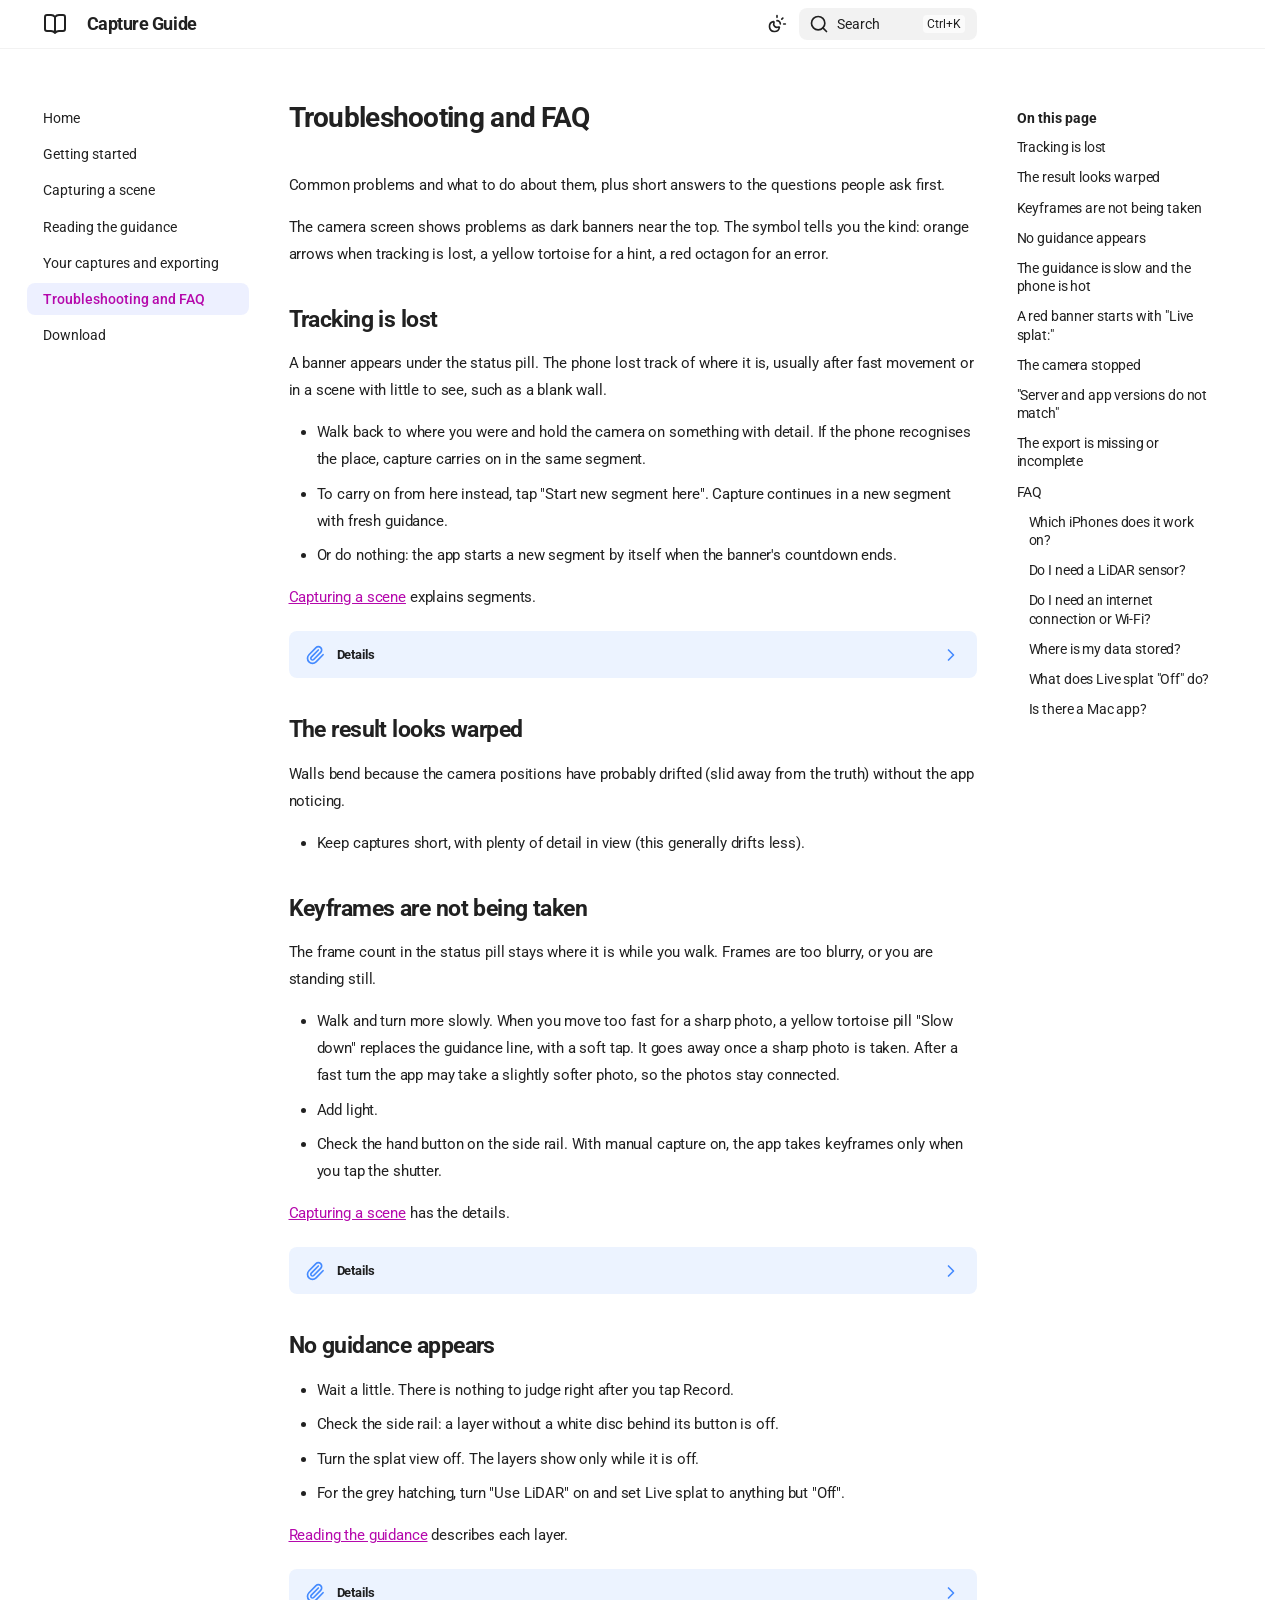
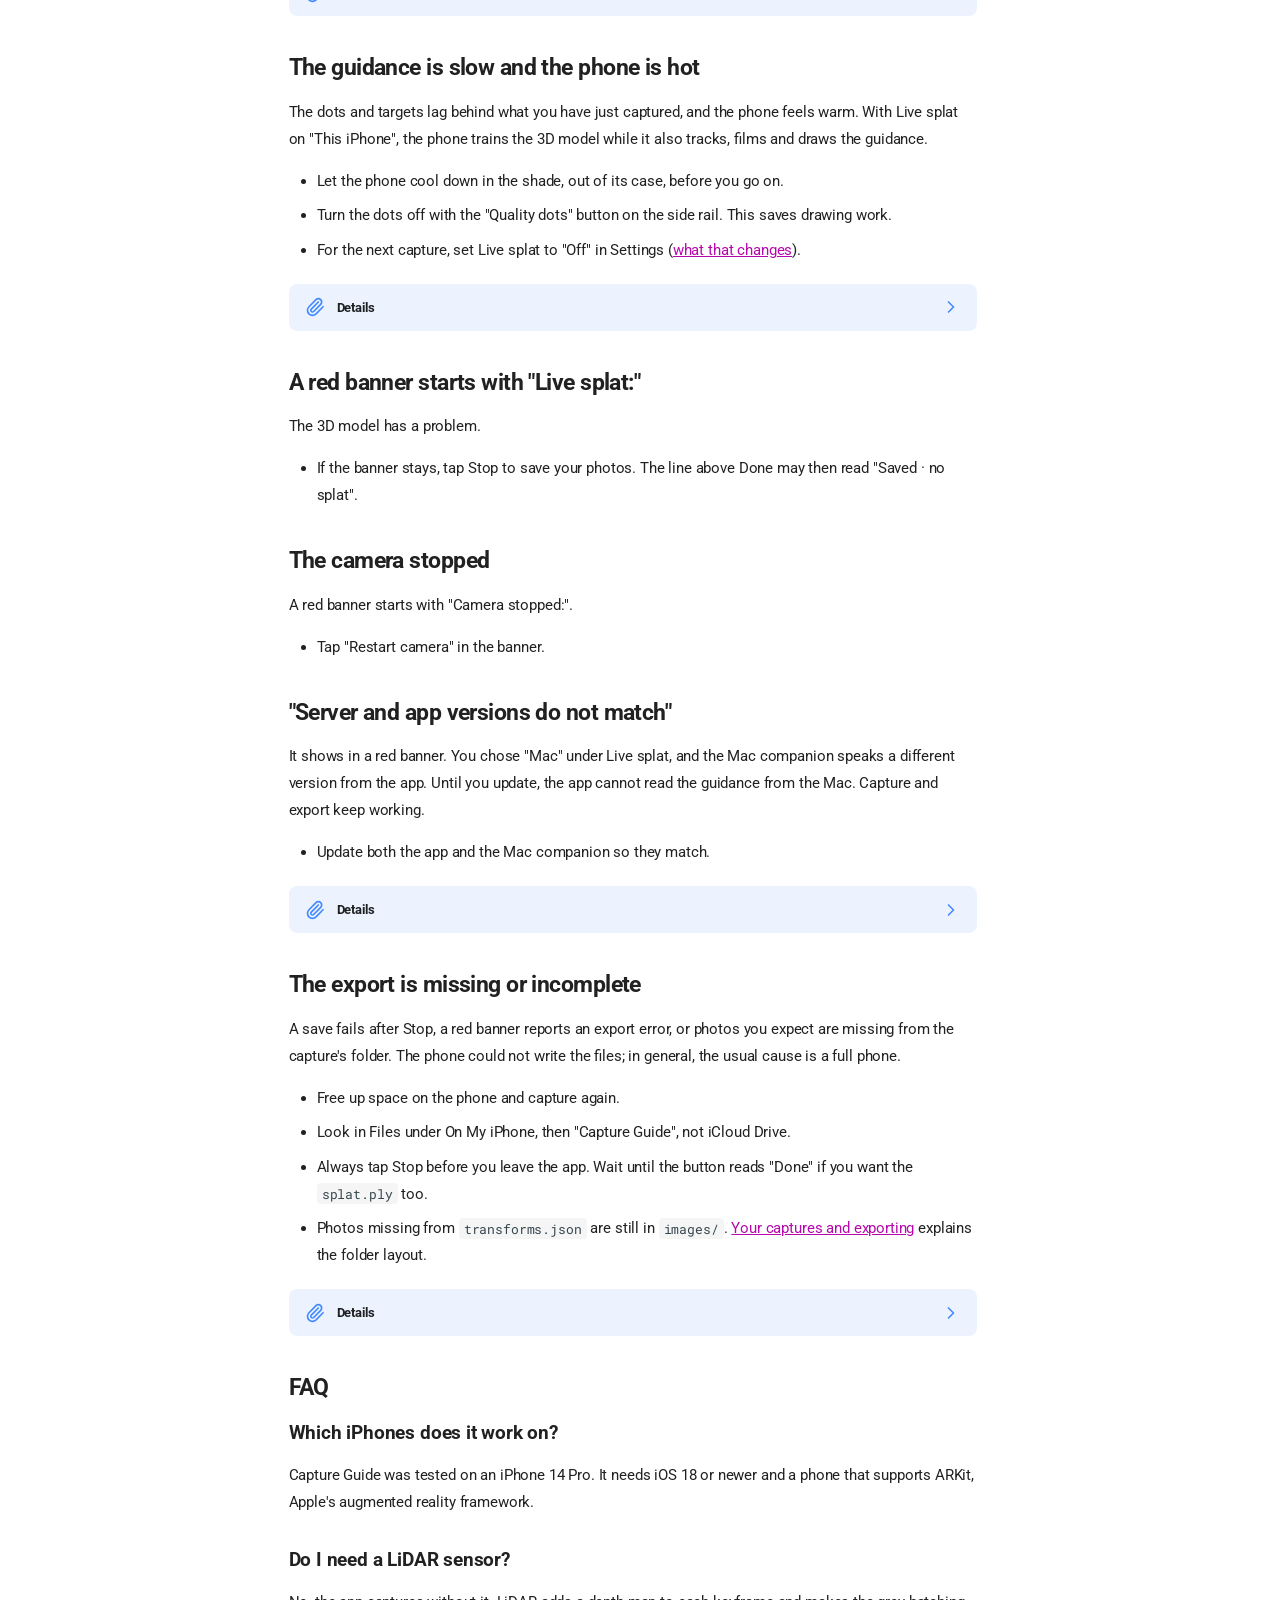
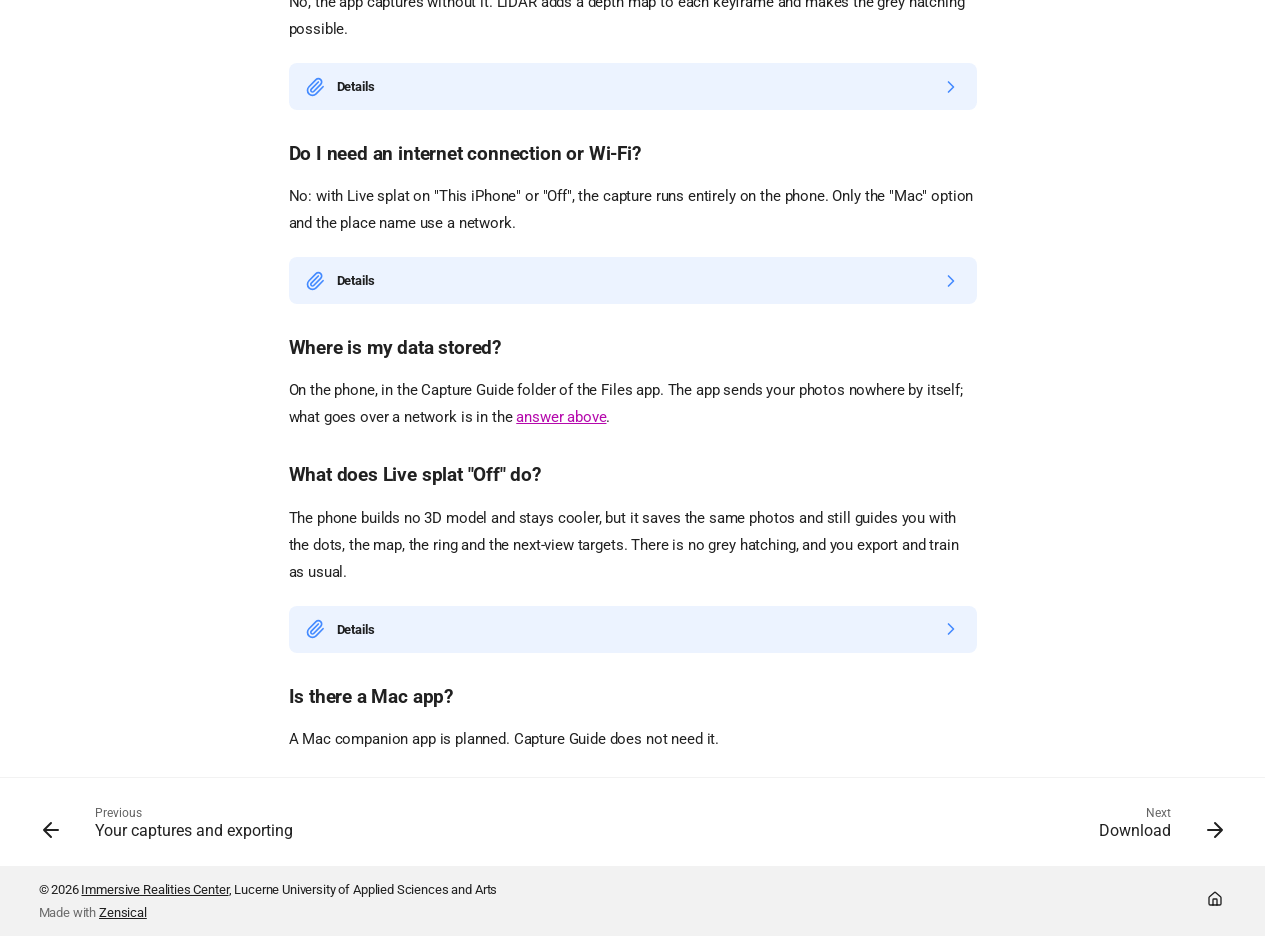
<file: troubleshooting/index.html>
<!doctype html>
<html lang="en" class="no-js">
  <head>
    
      <meta charset="utf-8">
      <meta name="viewport" content="width=device-width,initial-scale=1">
      
        <meta name="description" content="Live guidance on your iPhone for capturing scenes for 3D Gaussian Splatting.">
      
      
        <meta name="author" content="Immersive Realities Center, HSLU">
      
      
        <link rel="canonical" href="https://irc-hslu.github.io/capture-guide-docs/troubleshooting/">
      
      
        <link rel="prev" href="../exporting/">
      
      
        <link rel="next" href="../exporting.md#turning-a-segment-into-a-colmap-model">
      
      
        
      
      
      <link rel="icon" href="../assets/favicon.svg">
      <meta name="generator" content="zensical-0.0.68">
    
    
      
        <title>Troubleshooting and FAQ - Capture Guide</title>
      
    
    
      
        
      
      <link rel="stylesheet" href="../assets/stylesheets/modern/main.595f2bf5.min.css">
      
        
          
        
        <link rel="stylesheet" href="../assets/stylesheets/modern/palette.b27955a4.min.css">
      
      


    
    
      
    
    
      
        
        
        <link rel="preconnect" href="https://fonts.gstatic.com" crossorigin>
        <link rel="stylesheet" href="https://fonts.googleapis.com/css?family=Roboto:300,300i,400,400i,500,500i,700,700i%7CRoboto+Mono:400,400i,700,700i&amp;display=fallback">
        <style>:root{--md-text-font:"Roboto";--md-code-font:"Roboto Mono"}</style>
      
    
    
      <link rel="stylesheet" href="../stylesheets/irc.css">
    
    <script>__md_scope=new URL("..",location),__md_scope.pathname.endsWith("/")||(__md_scope=new URL(__md_scope.pathname+"/",location)),__md_hash=e=>[...e].reduce(((e,t)=>(e<<5)-e+t.charCodeAt(0)),0),__md_get=(e,t=localStorage,_=__md_scope)=>JSON.parse(t.getItem(_.pathname+"."+e)),__md_set=(e,t,_=localStorage,a=__md_scope)=>{try{_.setItem(a.pathname+"."+e,JSON.stringify(t))}catch(e){}},document.documentElement.setAttribute("data-platform",navigator.platform)</script>
    
      

    
    
  </head>
  
  
    
    
      
    
    
    
    
    <body dir="ltr" data-md-color-scheme="default" data-md-color-primary="custom" data-md-color-accent="custom">
  
    
    <input class="md-toggle" data-md-toggle="drawer" type="checkbox" id="__drawer" autocomplete="off">
    <input class="md-toggle" data-md-toggle="search" type="checkbox" id="__search" autocomplete="off">
    <label class="md-overlay" for="__drawer" aria-hidden="true"></label>
    <div data-md-component="skip">
      <a href="#__skip" class="md-skip">
        Skip to content
      </a>
    </div>
    <div data-md-component="announce">
      
    </div>
    
    
      

  

<header class="md-header md-header--shadow" data-md-component="header">
  <nav class="md-header__inner md-grid" aria-label="Header">
    <a href="./.." title="Capture Guide" class="md-header__button md-logo" aria-label="Capture Guide" data-md-component="logo">
      
  
  <svg xmlns="http://www.w3.org/2000/svg" fill="none" stroke="currentColor" stroke-linecap="round" stroke-linejoin="round" stroke-width="2" class="lucide lucide-book-open" viewBox="0 0 24 24"><path d="M12 5v16M20.001 19A2 2 0 0 0 22 17V5a2 2 0 0 0-1.999-2L16 3.002A5 5 0 0 0 12 5a5 5 0 0 0-4-2H4a2 2 0 0 0-2 2v12a2 2 0 0 0 1.999 2H8a5 5 0 0 1 4 2 5 5 0 0 1 4-2z"/></svg>

    </a>
    <label class="md-header__button md-icon" for="__drawer" aria-label="Navigation">
      
      <svg xmlns="http://www.w3.org/2000/svg" fill="none" stroke="currentColor" stroke-linecap="round" stroke-linejoin="round" stroke-width="2" class="lucide lucide-menu" viewBox="0 0 24 24"><path d="M4 5h16M4 12h16M4 19h16"/></svg>
    </label>
    <div class="md-header__title" data-md-component="header-title">
      <div class="md-header__ellipsis">
        <div class="md-header__topic">
          <span class="md-ellipsis">
            Capture Guide
          </span>
        </div>
        <div class="md-header__topic" data-md-component="header-topic">
          <span class="md-ellipsis">
            
              Troubleshooting and FAQ
            
          </span>
        </div>
      </div>
    </div>
    
      
        <form class="md-header__option" data-md-component="palette">
  
    
    
    
    <input class="md-option" data-md-color-media="(prefers-color-scheme)" data-md-color-scheme="default" data-md-color-primary="custom" data-md-color-accent="custom"  aria-label="Switch to light mode"  type="radio" name="__palette" id="__palette_0">
    
      <label class="md-header__button md-icon" title="Switch to light mode" for="__palette_1" hidden>
        <svg xmlns="http://www.w3.org/2000/svg" fill="none" stroke="currentColor" stroke-linecap="round" stroke-linejoin="round" stroke-width="2" class="lucide lucide-sun-moon" viewBox="0 0 24 24"><path d="M12 2v2M14.837 16.385a6 6 0 1 1-7.223-7.222c.624-.147.97.66.715 1.248a4 4 0 0 0 5.26 5.259c.589-.255 1.396.09 1.248.715M16 12a4 4 0 0 0-4-4M19 5l-1.256 1.256M20 12h2"/></svg>
      </label>
    
  
    
    
    
    <input class="md-option" data-md-color-media="(prefers-color-scheme: light)" data-md-color-scheme="default" data-md-color-primary="custom" data-md-color-accent="custom"  aria-label="Switch to dark mode"  type="radio" name="__palette" id="__palette_1">
    
      <label class="md-header__button md-icon" title="Switch to dark mode" for="__palette_2" hidden>
        <svg xmlns="http://www.w3.org/2000/svg" fill="none" stroke="currentColor" stroke-linecap="round" stroke-linejoin="round" stroke-width="2" class="lucide lucide-sun" viewBox="0 0 24 24"><circle cx="12" cy="12" r="4"/><path d="M12 2v2M12 20v2M4.93 4.93l1.41 1.41M17.66 17.66l1.41 1.41M2 12h2M20 12h2M6.34 17.66l-1.41 1.41M19.07 4.93l-1.41 1.41"/></svg>
      </label>
    
  
    
    
    
    <input class="md-option" data-md-color-media="(prefers-color-scheme: dark)" data-md-color-scheme="slate" data-md-color-primary="custom" data-md-color-accent="custom"  aria-label="Switch to system preference"  type="radio" name="__palette" id="__palette_2">
    
      <label class="md-header__button md-icon" title="Switch to system preference" for="__palette_0" hidden>
        <svg xmlns="http://www.w3.org/2000/svg" fill="none" stroke="currentColor" stroke-linecap="round" stroke-linejoin="round" stroke-width="2" class="lucide lucide-moon" viewBox="0 0 24 24"><path d="M20.985 12.486a9 9 0 1 1-9.473-9.472c.405-.022.617.46.402.803a6 6 0 0 0 8.268 8.268c.344-.215.825-.004.803.401"/></svg>
      </label>
    
  
</form>
      
    
    
      <script>var palette=__md_get("__palette");if(palette&&palette.color){if("(prefers-color-scheme)"===palette.color.media){var media=matchMedia("(prefers-color-scheme: light)"),input=document.querySelector(media.matches?"[data-md-color-media='(prefers-color-scheme: light)']":"[data-md-color-media='(prefers-color-scheme: dark)']");palette.color.media=input.getAttribute("data-md-color-media"),palette.color.scheme=input.getAttribute("data-md-color-scheme"),palette.color.primary=input.getAttribute("data-md-color-primary"),palette.color.accent=input.getAttribute("data-md-color-accent")}for(var[key,value]of Object.entries(palette.color))document.body.setAttribute("data-md-color-"+key,value)}</script>
    
    
    
      
      
        <label class="md-header__button md-icon" for="__search" aria-label="Search">
          
          <svg xmlns="http://www.w3.org/2000/svg" fill="none" stroke="currentColor" stroke-linecap="round" stroke-linejoin="round" stroke-width="2" class="lucide lucide-search" viewBox="0 0 24 24"><path d="m21 21-4.34-4.34"/><circle cx="11" cy="11" r="8"/></svg>
        </label>
        <div class="md-search" data-md-component="search" role="dialog" aria-label="Search">
  <button type="button" class="md-search__button">
    Search
  </button>
</div>
      
    
    <div class="md-header__source">
      
    </div>
  </nav>
  
</header>
    
    <div class="md-container" data-md-component="container">
      
      
        
          
        
      
      <main class="md-main" data-md-component="main">
        <div class="md-main__inner md-grid">
          
            
              
              <div class="md-sidebar md-sidebar--primary" data-md-component="sidebar" data-md-type="navigation" >
                <div class="md-sidebar__scrollwrap">
                  <div class="md-sidebar__inner">
                    



<nav class="md-nav md-nav--primary" aria-label="Navigation" data-md-level="0">
  <label class="md-nav__title" for="__drawer">
    <a href="./.." title="Capture Guide" class="md-nav__button md-logo" aria-label="Capture Guide" data-md-component="logo">
      
  
  <svg xmlns="http://www.w3.org/2000/svg" fill="none" stroke="currentColor" stroke-linecap="round" stroke-linejoin="round" stroke-width="2" class="lucide lucide-book-open" viewBox="0 0 24 24"><path d="M12 5v16M20.001 19A2 2 0 0 0 22 17V5a2 2 0 0 0-1.999-2L16 3.002A5 5 0 0 0 12 5a5 5 0 0 0-4-2H4a2 2 0 0 0-2 2v12a2 2 0 0 0 1.999 2H8a5 5 0 0 1 4 2 5 5 0 0 1 4-2z"/></svg>

    </a>
    Capture Guide
  </label>
  
  <ul class="md-nav__list" data-md-scrollfix>
    
      
      
  
  
  
  
    <li class="md-nav__item">
      <a href="./.." class="md-nav__link">
        
  
  
  <span class="md-ellipsis">
    
  
  Home

    
  </span>
  
  

      </a>
    </li>
  

    
      
      
  
  
  
  
    <li class="md-nav__item">
      <a href="../getting-started/" class="md-nav__link">
        
  
  
  <span class="md-ellipsis">
    
  
  Getting started

    
  </span>
  
  

      </a>
    </li>
  

    
      
      
  
  
  
  
    <li class="md-nav__item">
      <a href="../capturing/" class="md-nav__link">
        
  
  
  <span class="md-ellipsis">
    
  
  Capturing a scene

    
  </span>
  
  

      </a>
    </li>
  

    
      
      
  
  
  
  
    <li class="md-nav__item">
      <a href="../guidance/" class="md-nav__link">
        
  
  
  <span class="md-ellipsis">
    
  
  Reading the guidance

    
  </span>
  
  

      </a>
    </li>
  

    
      
      
  
  
  
  
    <li class="md-nav__item">
      <a href="../exporting/" class="md-nav__link">
        
  
  
  <span class="md-ellipsis">
    
  
  Your captures and exporting

    
  </span>
  
  

      </a>
    </li>
  

    
      
      
  
  
    
  
  
  
    <li class="md-nav__item md-nav__item--active">
      
      
      
      
        
      
      
        <label class="md-nav__link md-nav__link--active" for="__toc">
          
  
  
  <span class="md-ellipsis">
    
  
  Troubleshooting and FAQ

    
  </span>
  
  

          <span class="md-nav__icon md-icon"></span>
        </label>
      
      <a href="././" class="md-nav__link md-nav__link--active">
        
  
  
  <span class="md-ellipsis">
    
  
  Troubleshooting and FAQ

    
  </span>
  
  

      </a>
      
        


<nav class="md-nav md-nav--secondary" aria-label="On this page">
  
  
  
    
  
  
    <label class="md-nav__title" for="__toc">
      <span class="md-nav__icon md-icon"></span>
      On this page
    </label>
    <ul class="md-nav__list" data-md-component="toc" data-md-scrollfix>
      
        <li class="md-nav__item">
  <a href="#tracking-is-lost" class="md-nav__link">
    <span class="md-ellipsis">
      <span class="md-typeset">
        Tracking is lost
      </span>
    </span>
  </a>
  
</li>
      
        <li class="md-nav__item">
  <a href="#the-result-looks-warped" class="md-nav__link">
    <span class="md-ellipsis">
      <span class="md-typeset">
        The result looks warped
      </span>
    </span>
  </a>
  
</li>
      
        <li class="md-nav__item">
  <a href="#keyframes-are-not-being-taken" class="md-nav__link">
    <span class="md-ellipsis">
      <span class="md-typeset">
        Keyframes are not being taken
      </span>
    </span>
  </a>
  
</li>
      
        <li class="md-nav__item">
  <a href="#no-guidance-appears" class="md-nav__link">
    <span class="md-ellipsis">
      <span class="md-typeset">
        No guidance appears
      </span>
    </span>
  </a>
  
</li>
      
        <li class="md-nav__item">
  <a href="#the-guidance-is-slow-and-the-phone-is-hot" class="md-nav__link">
    <span class="md-ellipsis">
      <span class="md-typeset">
        The guidance is slow and the phone is hot
      </span>
    </span>
  </a>
  
</li>
      
        <li class="md-nav__item">
  <a href="#a-red-banner-starts-with-live-splat" class="md-nav__link">
    <span class="md-ellipsis">
      <span class="md-typeset">
        A red banner starts with "Live splat:"
      </span>
    </span>
  </a>
  
</li>
      
        <li class="md-nav__item">
  <a href="#the-camera-stopped" class="md-nav__link">
    <span class="md-ellipsis">
      <span class="md-typeset">
        The camera stopped
      </span>
    </span>
  </a>
  
</li>
      
        <li class="md-nav__item">
  <a href="#server-and-app-versions-do-not-match" class="md-nav__link">
    <span class="md-ellipsis">
      <span class="md-typeset">
        "Server and app versions do not match"
      </span>
    </span>
  </a>
  
</li>
      
        <li class="md-nav__item">
  <a href="#the-export-is-missing-or-incomplete" class="md-nav__link">
    <span class="md-ellipsis">
      <span class="md-typeset">
        The export is missing or incomplete
      </span>
    </span>
  </a>
  
</li>
      
        <li class="md-nav__item">
  <a href="#faq" class="md-nav__link">
    <span class="md-ellipsis">
      <span class="md-typeset">
        FAQ
      </span>
    </span>
  </a>
  
    <nav class="md-nav" aria-label="FAQ">
      <ul class="md-nav__list">
        
          <li class="md-nav__item">
  <a href="#which-iphones-does-it-work-on" class="md-nav__link">
    <span class="md-ellipsis">
      <span class="md-typeset">
        Which iPhones does it work on?
      </span>
    </span>
  </a>
  
</li>
        
          <li class="md-nav__item">
  <a href="#do-i-need-a-lidar-sensor" class="md-nav__link">
    <span class="md-ellipsis">
      <span class="md-typeset">
        Do I need a LiDAR sensor?
      </span>
    </span>
  </a>
  
</li>
        
          <li class="md-nav__item">
  <a href="#do-i-need-an-internet-connection-or-wi-fi" class="md-nav__link">
    <span class="md-ellipsis">
      <span class="md-typeset">
        Do I need an internet connection or Wi-Fi?
      </span>
    </span>
  </a>
  
</li>
        
          <li class="md-nav__item">
  <a href="#where-is-my-data-stored" class="md-nav__link">
    <span class="md-ellipsis">
      <span class="md-typeset">
        Where is my data stored?
      </span>
    </span>
  </a>
  
</li>
        
          <li class="md-nav__item">
  <a href="#what-does-live-splat-off-do" class="md-nav__link">
    <span class="md-ellipsis">
      <span class="md-typeset">
        What does Live splat "Off" do?
      </span>
    </span>
  </a>
  
</li>
        
          <li class="md-nav__item">
  <a href="#is-there-a-mac-app" class="md-nav__link">
    <span class="md-ellipsis">
      <span class="md-typeset">
        Is there a Mac app?
      </span>
    </span>
  </a>
  
</li>
        
      </ul>
    </nav>
  
</li>
      
    </ul>
  
</nav>
      
    </li>
  

    
      
      
  
  
  
  
    <li class="md-nav__item">
      <a href="../exporting.md#turning-a-segment-into-a-colmap-model" class="md-nav__link">
        
  
  
  <span class="md-ellipsis">
    
  
  Download

    
  </span>
  
  

      </a>
    </li>
  

    
  </ul>
</nav>
                  </div>
                </div>
              </div>
            
            
              
              <div class="md-sidebar md-sidebar--secondary" data-md-component="sidebar" data-md-type="toc" >
                <div class="md-sidebar__scrollwrap">
                  
                    
                    
                    
                      
                    
                    
                      <input class="md-nav__toggle md-toggle" type="checkbox" id="__toc">
                      <div class="md-sidebar-button__wrapper">
                        <label class="md-sidebar-button" for="__toc"></label>
                      </div>
                    
                  
                  <div class="md-sidebar__inner">
                    


<nav class="md-nav md-nav--secondary" aria-label="On this page">
  
  
  
    
  
  
    <label class="md-nav__title" for="__toc">
      <span class="md-nav__icon md-icon"></span>
      On this page
    </label>
    <ul class="md-nav__list" data-md-component="toc" data-md-scrollfix>
      
        <li class="md-nav__item">
  <a href="#tracking-is-lost" class="md-nav__link">
    <span class="md-ellipsis">
      <span class="md-typeset">
        Tracking is lost
      </span>
    </span>
  </a>
  
</li>
      
        <li class="md-nav__item">
  <a href="#the-result-looks-warped" class="md-nav__link">
    <span class="md-ellipsis">
      <span class="md-typeset">
        The result looks warped
      </span>
    </span>
  </a>
  
</li>
      
        <li class="md-nav__item">
  <a href="#keyframes-are-not-being-taken" class="md-nav__link">
    <span class="md-ellipsis">
      <span class="md-typeset">
        Keyframes are not being taken
      </span>
    </span>
  </a>
  
</li>
      
        <li class="md-nav__item">
  <a href="#no-guidance-appears" class="md-nav__link">
    <span class="md-ellipsis">
      <span class="md-typeset">
        No guidance appears
      </span>
    </span>
  </a>
  
</li>
      
        <li class="md-nav__item">
  <a href="#the-guidance-is-slow-and-the-phone-is-hot" class="md-nav__link">
    <span class="md-ellipsis">
      <span class="md-typeset">
        The guidance is slow and the phone is hot
      </span>
    </span>
  </a>
  
</li>
      
        <li class="md-nav__item">
  <a href="#a-red-banner-starts-with-live-splat" class="md-nav__link">
    <span class="md-ellipsis">
      <span class="md-typeset">
        A red banner starts with "Live splat:"
      </span>
    </span>
  </a>
  
</li>
      
        <li class="md-nav__item">
  <a href="#the-camera-stopped" class="md-nav__link">
    <span class="md-ellipsis">
      <span class="md-typeset">
        The camera stopped
      </span>
    </span>
  </a>
  
</li>
      
        <li class="md-nav__item">
  <a href="#server-and-app-versions-do-not-match" class="md-nav__link">
    <span class="md-ellipsis">
      <span class="md-typeset">
        "Server and app versions do not match"
      </span>
    </span>
  </a>
  
</li>
      
        <li class="md-nav__item">
  <a href="#the-export-is-missing-or-incomplete" class="md-nav__link">
    <span class="md-ellipsis">
      <span class="md-typeset">
        The export is missing or incomplete
      </span>
    </span>
  </a>
  
</li>
      
        <li class="md-nav__item">
  <a href="#faq" class="md-nav__link">
    <span class="md-ellipsis">
      <span class="md-typeset">
        FAQ
      </span>
    </span>
  </a>
  
    <nav class="md-nav" aria-label="FAQ">
      <ul class="md-nav__list">
        
          <li class="md-nav__item">
  <a href="#which-iphones-does-it-work-on" class="md-nav__link">
    <span class="md-ellipsis">
      <span class="md-typeset">
        Which iPhones does it work on?
      </span>
    </span>
  </a>
  
</li>
        
          <li class="md-nav__item">
  <a href="#do-i-need-a-lidar-sensor" class="md-nav__link">
    <span class="md-ellipsis">
      <span class="md-typeset">
        Do I need a LiDAR sensor?
      </span>
    </span>
  </a>
  
</li>
        
          <li class="md-nav__item">
  <a href="#do-i-need-an-internet-connection-or-wi-fi" class="md-nav__link">
    <span class="md-ellipsis">
      <span class="md-typeset">
        Do I need an internet connection or Wi-Fi?
      </span>
    </span>
  </a>
  
</li>
        
          <li class="md-nav__item">
  <a href="#where-is-my-data-stored" class="md-nav__link">
    <span class="md-ellipsis">
      <span class="md-typeset">
        Where is my data stored?
      </span>
    </span>
  </a>
  
</li>
        
          <li class="md-nav__item">
  <a href="#what-does-live-splat-off-do" class="md-nav__link">
    <span class="md-ellipsis">
      <span class="md-typeset">
        What does Live splat "Off" do?
      </span>
    </span>
  </a>
  
</li>
        
          <li class="md-nav__item">
  <a href="#is-there-a-mac-app" class="md-nav__link">
    <span class="md-ellipsis">
      <span class="md-typeset">
        Is there a Mac app?
      </span>
    </span>
  </a>
  
</li>
        
      </ul>
    </nav>
  
</li>
      
    </ul>
  
</nav>
                  </div>
                </div>
              </div>
            
          
          
            <div class="md-content" data-md-component="content">
              
              <article class="md-content__inner md-typeset">
                <a id="__skip" tabindex="-1"></a>
                
                  


<h1 id="troubleshooting-and-faq">Troubleshooting and FAQ</h1>
<p>Common problems and what to do about them, plus short answers to the questions people ask first.</p>
<p>The camera screen shows problems as dark banners near the top. The symbol tells you the kind: orange arrows when tracking is lost, a yellow tortoise for a hint, a red octagon for an error.</p>
<h2 id="tracking-is-lost">Tracking is lost</h2>
<p>A banner appears under the status pill. The phone lost track of where it is, usually after fast movement or in a scene with little to see, such as a blank wall.</p>
<ul>
<li>Walk back to where you were and hold the camera on something with detail. If the phone recognises the place, capture carries on in the same segment.</li>
<li>To carry on from here instead, tap "Start new segment here". Capture continues in a new segment with fresh guidance.</li>
<li>Or do nothing: the app starts a new segment by itself when the banner's countdown ends.</li>
</ul>
<p><a href="../capturing/#when-tracking-is-lost">Capturing a scene</a> explains segments.</p>
<details class="note">
<summary>Details</summary>
<ul>
<li>The banner reads "Relocalising — move back to where you were. Starting a new segment in N s." with a "Start new segment here" button, or "Tracking restarting — a new segment starts when tracking returns."</li>
<li>A second banner may read "Move the phone slowly around to start tracking."</li>
<li>The countdown is 15 seconds.</li>
</ul>
</details>
<h2 id="the-result-looks-warped">The result looks warped</h2>
<p>Walls bend because the camera positions have probably drifted (slid away from the truth) without the app noticing.</p>
<ul>
<li>Keep captures short, with plenty of detail in view (this generally drifts less).</li>
</ul>
<h2 id="keyframes-are-not-being-taken">Keyframes are not being taken</h2>
<p>The frame count in the status pill stays where it is while you walk. Frames are too blurry, or you are standing still.</p>
<ul>
<li>Walk and turn more slowly. When you move too fast for a sharp photo, a yellow tortoise pill "Slow down" replaces the guidance line, with a soft tap. It goes away once a sharp photo is taken. After a fast turn the app may take a slightly softer photo, so the photos stay connected.</li>
<li>Add light.</li>
<li>Check the hand button on the side rail. With manual capture on, the app takes keyframes only when you tap the shutter.</li>
</ul>
<p><a href="../capturing/#walking-pace-and-distance">Capturing a scene</a> has the details.</p>
<details class="note">
<summary>Details</summary>
<ul>
<li>The pill reads, for example, "Tracking · 12 frames".</li>
<li>A dim room makes blur worse, because the camera exposes longer.</li>
</ul>
</details>
<h2 id="no-guidance-appears">No guidance appears</h2>
<ul>
<li>Wait a little. There is nothing to judge right after you tap Record.</li>
<li>Check the side rail: a layer without a white disc behind its button is off.</li>
<li>Turn the splat view off. The layers show only while it is off.</li>
<li>For the grey hatching, turn "Use LiDAR" on and set Live splat to anything but "Off".</li>
</ul>
<p><a href="../guidance/">Reading the guidance</a> describes each layer.</p>
<details class="note">
<summary>Details</summary>
<p>The dots, the map and the ring appear a little after you tap Record. Next-view targets wait for 20 seconds after a segment starts.</p>
</details>
<h2 id="the-guidance-is-slow-and-the-phone-is-hot">The guidance is slow and the phone is hot</h2>
<p>The dots and targets lag behind what you have just captured, and the phone feels warm. With Live splat on "This iPhone", the phone trains the 3D model while it also tracks, films and draws the guidance.</p>
<ul>
<li>Let the phone cool down in the shade, out of its case, before you go on.</li>
<li>Turn the dots off with the "Quality dots" button on the side rail. This saves drawing work.</li>
<li>For the next capture, set Live splat to "Off" in Settings (<a href="#what-does-live-splat-off-do">what that changes</a>).</li>
</ul>
<details class="note">
<summary>Details</summary>
<p>In general, an iPhone that gets hot slows itself down to cool off, so the guidance comes later.</p>
</details>
<h2 id="a-red-banner-starts-with-live-splat">A red banner starts with "Live splat:"</h2>
<p>The 3D model has a problem.</p>
<ul>
<li>If the banner stays, tap Stop to save your photos. The line above Done may then read "Saved · no splat".</li>
</ul>
<h2 id="the-camera-stopped">The camera stopped</h2>
<p>A red banner starts with "Camera stopped:".</p>
<ul>
<li>Tap "Restart camera" in the banner.</li>
</ul>
<h2 id="server-and-app-versions-do-not-match">"Server and app versions do not match"</h2>
<p>It shows in a red banner. You chose "Mac" under Live splat, and the Mac companion speaks a different version from the app. Until you update, the app cannot read the guidance from the Mac. Capture and export keep working.</p>
<ul>
<li>Update both the app and the Mac companion so they match.</li>
</ul>
<details class="note">
<summary>Details</summary>
<p>The message appears when the first guidance update from the Mac arrives in a format the app does not know. With "This iPhone" or "Off" you never see it.</p>
</details>
<h2 id="the-export-is-missing-or-incomplete">The export is missing or incomplete</h2>
<p>A save fails after Stop, a red banner reports an export error, or photos you expect are missing from the capture's folder. The phone could not write the files; in general, the usual cause is a full phone.</p>
<ul>
<li>Free up space on the phone and capture again.</li>
<li>Look in Files under On My iPhone, then "Capture Guide", not iCloud Drive.</li>
<li>Always tap Stop before you leave the app. Wait until the button reads "Done" if you want the <code>splat.ply</code> too.</li>
<li>Photos missing from <code>transforms.json</code> are still in <code>images/</code>. <a href="../exporting/#where-your-captures-are-stored">Your captures and exporting</a> explains the folder layout.</li>
</ul>
<details class="note">
<summary>Details</summary>
<ul>
<li>After Stop, the line above Done may read "Save failed · waiting for the splat", "Save failed · no splat", "Splat saved · photos failed" or "Splat on the Mac · photos failed".</li>
<li>During the capture, a red banner may read "Cannot create export folder segment-N: …" or "Export flush failed: …".</li>
<li>Closing the app before you tap Stop can leave the newest photos out of <code>transforms.json</code>.</li>
<li>"Saved · no splat" on its own means the photos are saved but the 3D model could not be written. The capture is still complete for export.</li>
</ul>
</details>
<h2 id="faq">FAQ</h2>
<h3 id="which-iphones-does-it-work-on">Which iPhones does it work on?</h3>
<p>Capture Guide was tested on an iPhone 14 Pro. It needs iOS 18 or newer and a phone that supports ARKit, Apple's augmented reality framework.</p>
<h3 id="do-i-need-a-lidar-sensor">Do I need a LiDAR sensor?</h3>
<p>No, the app captures without it. LiDAR adds a depth map to each keyframe and makes the grey hatching possible.</p>
<details class="note">
<summary>Details</summary>
<p>On a phone without the sensor, "Use LiDAR" in Settings is greyed out.</p>
</details>
<h3 id="do-i-need-an-internet-connection-or-wi-fi">Do I need an internet connection or Wi-Fi?</h3>
<p>No: with Live splat on "This iPhone" or "Off", the capture runs entirely on the phone. Only the "Mac" option and the place name use a network.</p>
<details class="note">
<summary>Details</summary>
<ul>
<li>The "Mac" option looks for the Mac companion on your local network, which is why iOS asks for that permission. With "Mac" chosen, the keyframes go to that Mac over your network.</li>
<li>To name a capture after its place, the app asks Apple's map service for the place name, which sends the capture's coordinates to Apple.</li>
<li>Without a connection the capture is named by date and time, and it gets the place name the next time you open it online. Without location access it keeps the date and time.</li>
</ul>
</details>
<h3 id="where-is-my-data-stored">Where is my data stored?</h3>
<p>On the phone, in the Capture Guide folder of the Files app. The app sends your photos nowhere by itself; what goes over a network is in the <a href="#do-i-need-an-internet-connection-or-wi-fi">answer above</a>.</p>
<h3 id="what-does-live-splat-off-do">What does Live splat "Off" do?</h3>
<p>The phone builds no 3D model and stays cooler, but it saves the same photos and still guides you with the dots, the map, the ring and the next-view targets. There is no grey hatching, and you export and train as usual.</p>
<details class="note">
<summary>Details</summary>
<p>The capture's Splat tab says "Live splat was off".</p>
</details>
<h3 id="is-there-a-mac-app">Is there a Mac app?</h3>
<p>A Mac companion app is planned. Capture Guide does not need it.</p>














                
              </article>
            </div>
          
          
<script>var target=document.getElementById(location.hash.slice(1));target&&target.name&&(target.checked=target.name.startsWith("__tabbed_"))</script>
        </div>
        
          <button type="button" class="md-top md-icon" data-md-component="top" hidden>
  
  <svg xmlns="http://www.w3.org/2000/svg" fill="none" stroke="currentColor" stroke-linecap="round" stroke-linejoin="round" stroke-width="2" class="lucide lucide-circle-arrow-up" viewBox="0 0 24 24"><circle cx="12" cy="12" r="10"/><path d="m16 12-4-4-4 4M12 16V8"/></svg>
  Back to top
</button>
        
      </main>
      
        <footer class="md-footer">
  
    
      
      <nav class="md-footer__inner md-grid" aria-label="Footer" >
        
          
          <a href="../exporting/" class="md-footer__link md-footer__link--prev" aria-label="Previous: Your captures and exporting">
            <div class="md-footer__button md-icon">
              
              <svg xmlns="http://www.w3.org/2000/svg" fill="none" stroke="currentColor" stroke-linecap="round" stroke-linejoin="round" stroke-width="2" class="lucide lucide-arrow-left" viewBox="0 0 24 24"><path d="m12 19-7-7 7-7M19 12H5"/></svg>
            </div>
            <div class="md-footer__title">
              <span class="md-footer__direction">
                Previous
              </span>
              <div class="md-ellipsis">
                Your captures and exporting
              </div>
            </div>
          </a>
        
        
          
          <a href="../exporting.md#turning-a-segment-into-a-colmap-model" class="md-footer__link md-footer__link--next" aria-label="Next: Download">
            <div class="md-footer__title">
              <span class="md-footer__direction">
                Next
              </span>
              <div class="md-ellipsis">
                Download
              </div>
            </div>
            <div class="md-footer__button md-icon">
              
              <svg xmlns="http://www.w3.org/2000/svg" fill="none" stroke="currentColor" stroke-linecap="round" stroke-linejoin="round" stroke-width="2" class="lucide lucide-arrow-right" viewBox="0 0 24 24"><path d="M5 12h14M12 5l7 7-7 7"/></svg>
            </div>
          </a>
        
      </nav>
    
  
  <div class="md-footer-meta md-typeset">
    <div class="md-footer-meta__inner md-grid">
      <div class="md-copyright">
  
    <div class="md-copyright__highlight">
      © 2026 <a href="https://irc-hslu.github.io/">Immersive Realities Center</a>, Lucerne University of Applied Sciences and Arts
    </div>
  
  
    Made with
    <a href="https://zensical.org/" target="_blank" rel="noopener">
      Zensical
    </a>
  
</div>
      
        
<div class="md-social">
  
    
    
    
    
    <a href="https://irc-hslu.github.io/" target="_blank" rel="noopener" title="Immersive Realities Center" class="md-social__link">
      <svg xmlns="http://www.w3.org/2000/svg" fill="none" stroke="currentColor" stroke-linecap="round" stroke-linejoin="round" stroke-width="2" class="lucide lucide-house" viewBox="0 0 24 24"><path d="M15 21v-8a1 1 0 0 0-1-1h-4a1 1 0 0 0-1 1v8"/><path d="M3 10a2 2 0 0 1 .709-1.528l7-6a2 2 0 0 1 2.582 0l7 6A2 2 0 0 1 21 10v9a2 2 0 0 1-2 2H5a2 2 0 0 1-2-2z"/></svg>
    </a>
  
</div>
      
    </div>
  </div>
</footer>
      
    </div>
    <div class="md-dialog" data-md-component="dialog" role="status" aria-atomic="true">
      <div class="md-dialog__inner md-typeset"></div>
    </div>
    
    
    
      
      
      
      
        
        
      <script id="__config" type="application/json">{"annotate":null,"base":"..","features":["navigation.footer","navigation.top","toc.follow","content.code.copy"],"redirect":null,"search":"../assets/javascripts/workers/search.7d14d953.min.js","tags":null,"translations":{"clipboard.copied":"Copied to clipboard","clipboard.copy":"Copy to clipboard","clipboard.error":"Could not copy to clipboard","search.result.more.one":"1 more on this page","search.result.more.other":"# more on this page","search.result.none":"No matching documents","search.result.one":"1 matching document","search.result.other":"# matching documents","search.result.placeholder":"Type to start searching","search.result.term.missing":"Missing","select.version":"Select version"},"version":null}</script>
    
    
      <script src="../assets/javascripts/bundle.3c842f4c.min.js"></script>
      
        <script src="../javascripts/callouts.js"></script>
      
    
  </body>
</html>
</file>
<file: stylesheets/irc.css>
/* Immersive Realities Center colours (irc-hslu.github.io main.css) */
[data-md-color-scheme="default"] {
  --md-primary-fg-color: #b509ac;
  --md-primary-fg-color--light: #d43fcb;
  --md-primary-fg-color--dark: #8a0783;
  --md-accent-fg-color: #b509ac;
}
[data-md-color-scheme="slate"] {
  --md-primary-fg-color: #2698ba;
  --md-primary-fg-color--light: #4fb3d1;
  --md-primary-fg-color--dark: #1c7491;
  --md-accent-fg-color: #2698ba;
  --md-default-bg-color: #1c1c1d;
}

/* Leader-line callouts (javascripts/callouts.js) */
figure.callouts { display: block; position: relative; margin: 1.5em 0; text-align: left; }
figure.callouts img { display: block; max-width: 100%; height: auto; }
figure.callouts ol { margin: 0.8em 0 0; }
.callouts__shot { position: relative; width: min(var(--shot-w, 300px), 100%); margin: 0 auto; }
.callouts__shot img { border-radius: 18px; border: 1px solid var(--md-default-fg-color--lightest); }
.callouts__marker { display: none; position: absolute; transform: translate(-50%, -50%); width: 1.5em; height: 1.5em;
  border-radius: 50%; background: var(--md-accent-fg-color); color: var(--md-accent-bg-color, #fff);
  font: 700 0.7rem/1.5em var(--md-text-font-family); text-align: center; box-shadow: 0 1px 3px rgba(0,0,0,.45); }
.callouts__lines { display: none; position: absolute; inset: 0; width: 100%; height: 100%; pointer-events: none; overflow: visible; }
.callouts__lines line { stroke: var(--md-default-fg-color); stroke-width: 1.2; }
.callouts__lines circle { fill: var(--md-default-fg-color); stroke: var(--md-default-bg-color); stroke-width: 1.5; }
figure.callouts--narrow .callouts__marker { display: block; }
figure.callouts--narrow ol > li::marker { font-weight: 700; color: var(--md-accent-fg-color); }
figure.callouts--wide ol { margin: 0; padding: 0; list-style: none; }
figure.callouts--wide ol > li { position: absolute; width: calc(50% - var(--shot-w, 300px) / 2 - 2.2em); margin: 0; font-size: 0.72rem; line-height: 1.35; }
figure.callouts--wide ol > li[data-side="l"] { left: 0; text-align: right; }
figure.callouts--wide ol > li:not([data-side="l"]) { right: 0; }
figure.callouts--wide .callouts__lines { display: block; }
figure.callouts .is-on { outline: 2px solid var(--md-accent-fg-color); outline-offset: 2px; border-radius: 4px; }
.callouts__marker[hidden] { display: none !important; }
figure.callouts--loading ol { visibility: hidden; }
</file>
<file: assets/stylesheets/modern/main.595f2bf5.min.css>
@charset "UTF-8";html{box-sizing:border-box;-webkit-text-size-adjust:none;-moz-text-size-adjust:none;text-size-adjust:none}*,:after,:before{box-sizing:inherit}@media(prefers-reduced-motion){*,:after,:before{transition:none!important}}body{margin:0;-webkit-font-smoothing:antialiased;-moz-osx-font-smoothing:grayscale;--md-text-font-family:var(--md-text-font, _),
    -apple-system, BlinkMacSystemFont, Helvetica, Arial, sans-serif;--md-code-font-family:var(--md-code-font, _),
    SFMono-Regular, Consolas, Menlo, monospace}.md-typeset code:not(.focus-visible),a,button,input,label{-webkit-tap-highlight-color:transparent}a{color:inherit;text-decoration:none}hr{box-sizing:initial;display:block;height:.05rem;padding:0;overflow:visible;border:0}small{font-size:80%}sub,sup{line-height:1em}img{border-style:none}table{border-spacing:0;border-collapse:initial}td,th{font-weight:400;vertical-align:top}button{padding:0;margin:0;font-family:inherit;font-size:inherit;background:#0000;border:0}input{border:0;outline:none}:root{--md-primary-fg-color:#4051b5;--md-primary-fg-color--light:#5d6cc0;--md-primary-fg-color--dark:#303fa1;--md-primary-bg-color:#fff;--md-primary-bg-color--light:#ffffffb3;--md-accent-fg-color:#526cfe;--md-accent-fg-color--transparent:#526cfe1a;--md-accent-bg-color:#fff;--md-accent-bg-color--light:#ffffffb3;--md-typeset-table-sort-icon:url('data:image/svg+xml;charset=utf-8,<svg xmlns="http://www.w3.org/2000/svg" fill="none" stroke="currentColor" stroke-linecap="round" stroke-linejoin="round" stroke-width="2" class="lucide lucide-arrow-down-up" viewBox="0 0 24 24"><path d="m3 16 4 4 4-4m-4 4V4m14 4-4-4-4 4m4-4v16"/></svg>');--md-typeset-table-sort-icon--asc:url('data:image/svg+xml;charset=utf-8,<svg xmlns="http://www.w3.org/2000/svg" fill="none" stroke="currentColor" stroke-linecap="round" stroke-linejoin="round" stroke-width="2" class="lucide lucide-arrow-down-narrow-wide" viewBox="0 0 24 24"><path d="m3 16 4 4 4-4m-4 4V4m4 0h4m-4 4h7m-7 4h10"/></svg>');--md-typeset-table-sort-icon--desc:url('data:image/svg+xml;charset=utf-8,<svg xmlns="http://www.w3.org/2000/svg" fill="none" stroke="currentColor" stroke-linecap="round" stroke-linejoin="round" stroke-width="2" class="lucide lucide-arrow-up-narrow-wide" viewBox="0 0 24 24"><path d="m3 8 4-4 4 4M7 4v16m4-8h4m-4 4h7m-7 4h10"/></svg>');--md-typeset-preview-icon:url('data:image/svg+xml;charset=utf-8,<svg xmlns="http://www.w3.org/2000/svg" fill="none" stroke="currentColor" stroke-linecap="round" stroke-linejoin="round" stroke-width="2" class="lucide lucide-mouse-pointer-2" viewBox="0 0 24 24"><path d="M4.037 4.688a.495.495 0 0 1 .651-.651l16 6.5a.5.5 0 0 1-.063.947l-6.124 1.58a2 2 0 0 0-1.438 1.435l-1.579 6.126a.5.5 0 0 1-.947.063z"/></svg>')}[data-md-color-scheme=default]{color-scheme:light}[data-md-color-scheme=default] img[src$="#gh-dark-mode-only"],[data-md-color-scheme=default] img[src$="#only-dark"]{display:none}:root,[data-md-color-scheme=default]{--md-hue:225deg;--md-default-fg-color:#000000de;--md-default-fg-color--light:#0000008c;--md-default-fg-color--lighter:#00000052;--md-default-fg-color--lightest:#0000000d;--md-default-bg-color:#fff;--md-default-bg-color--light:#ffffffb3;--md-default-bg-color--lighter:#ffffff4d;--md-default-bg-color--lightest:#ffffff1f;--md-code-fg-color:#36464e;--md-code-bg-color:#f5f5f5;--md-code-bg-color--light:#f5f5f5b3;--md-code-bg-color--lighter:#f5f5f54d;--md-code-hl-color:#4287ff;--md-code-hl-color--light:#4287ff1a;--md-code-hl-number-color:#d52a2a;--md-code-hl-special-color:#db1457;--md-code-hl-function-color:#a846b9;--md-code-hl-constant-color:#6e59d9;--md-code-hl-keyword-color:#3f6ec6;--md-code-hl-string-color:#1c7d4d;--md-code-hl-name-color:var(--md-code-fg-color);--md-code-hl-operator-color:var(--md-default-fg-color--light);--md-code-hl-punctuation-color:var(--md-default-fg-color--light);--md-code-hl-comment-color:var(--md-default-fg-color--light);--md-code-hl-generic-color:var(--md-default-fg-color--light);--md-code-hl-variable-color:var(--md-default-fg-color--light);--md-typeset-color:var(--md-default-fg-color);--md-typeset-a-color:var(--md-primary-fg-color);--md-typeset-del-color:#f5503d26;--md-typeset-ins-color:#0bd57026;--md-typeset-kbd-color:#fafafa;--md-typeset-kbd-accent-color:#fff;--md-typeset-kbd-border-color:#b8b8b8;--md-typeset-mark-color:#ffff0080;--md-typeset-table-color:#0000001f;--md-typeset-table-color--light:#00000009;--md-admonition-fg-color:var(--md-default-fg-color);--md-admonition-bg-color:var(--md-default-bg-color);--md-warning-fg-color:#000000de;--md-warning-bg-color:#ff9;--md-shadow-z1:0 0.2rem 0.5rem #0000000d,
    0 0 0.05rem #0000001a;--md-shadow-z2:0 0.2rem 0.5rem #0000001a,
    0 0 0.05rem #00000040;--md-shadow-z3:0 0.2rem 0.5rem #0003,
    0 0 0.05rem #00000059;--color-foreground:0 0 0;--color-background:255 255 255;--color-background-subtle:240 240 240;--color-backdrop:255 255 255}.md-icon svg{display:block;width:1.2rem;height:1.2rem;fill:currentcolor}.md-icon svg.lucide{fill:#0000;stroke:currentcolor}aside,body,input{font-family:var(--md-text-font-family);font-feature-settings:"kern","liga";color:var(--md-typeset-color)}code,kbd,pre{font-family:var(--md-code-font-family);font-feature-settings:"kern"}.md-typeset{font-size:.75rem;line-height:1.8;letter-spacing:-.01em;overflow-wrap:break-word;-webkit-print-color-adjust:exact;color-adjust:exact}@media print{.md-typeset{font-size:.68rem}.md-typeset code,.md-typeset kbd,.md-typeset pre{white-space:pre-wrap}}.md-typeset blockquote,.md-typeset dl,.md-typeset figure,.md-typeset ol,.md-typeset pre,.md-typeset ul{margin-top:1em;margin-bottom:1em}.md-typeset h1{margin:0 0 1.25em;font-size:1.875em;line-height:1.3;color:var(--md-default-fg-color)}.md-typeset h1,.md-typeset h2{font-weight:700;letter-spacing:-.025em}.md-typeset h2{margin:1.6em 0 .64em;font-size:1.5em;line-height:1.4}.md-typeset h3{margin:1.6em 0 .8em;font-size:1.25em;font-weight:700;line-height:1.5;letter-spacing:-.01em}.md-typeset h2+h3{margin-top:.8em}.md-typeset h4{margin:1em 0;font-weight:700;letter-spacing:-.01em}.md-typeset h5,.md-typeset h6{margin:1.25em 0;font-size:.8em;font-weight:700;color:var(--md-default-fg-color--light);letter-spacing:-.01em}.md-typeset h5{text-transform:uppercase}.md-typeset h5 code{text-transform:none}.md-typeset hr{display:flow-root;margin:1.5em 0;border-bottom:.05rem solid var(--md-default-fg-color--lightest)}.md-typeset a{color:var(--md-typeset-a-color);text-decoration:underline;word-break:break-word}.md-typeset a,.md-typeset a:before{transition:color 125ms}.md-typeset a:focus,.md-typeset a:hover{color:var(--md-accent-fg-color)}.md-typeset a:focus code,.md-typeset a:hover code{color:var(--md-accent-fg-color);background-color:var(--md-accent-fg-color--transparent)}.md-typeset a code{color:var(--md-typeset-a-color)}.md-typeset a.focus-visible{outline-color:var(--md-accent-fg-color);outline-offset:.2rem}.md-typeset code,.md-typeset kbd,.md-typeset pre{font-variant-ligatures:none;color:var(--md-code-fg-color);direction:ltr;transition:background-color 125ms}.md-typeset code{padding:.2em .4em;font-size:.8533333333em;word-break:break-word;background-color:var(--md-code-bg-color);border-radius:.2rem;-webkit-box-decoration-break:clone;box-decoration-break:clone;transition:color 125ms,background-color 125ms}.md-typeset code:not(.focus-visible){outline:none}.md-typeset pre{position:relative;display:flow-root;line-height:1.5}.md-typeset pre>code{display:block;padding:.8203125em 1.25em;margin:0;overflow:auto;word-break:normal;touch-action:auto;scrollbar-color:var(--md-default-fg-color--lighter) #0000;scrollbar-width:thin;border-radius:.4rem;outline-color:var(--md-accent-fg-color);box-shadow:none;-webkit-box-decoration-break:slice;box-decoration-break:slice}.md-typeset pre>code:hover{scrollbar-color:var(--md-accent-fg-color) #0000}.md-typeset pre>code::-webkit-scrollbar{width:.2rem;height:.2rem}.md-typeset pre>code::-webkit-scrollbar-thumb{background-color:var(--md-default-fg-color--lighter)}.md-typeset pre>code::-webkit-scrollbar-thumb:hover{background-color:var(--md-accent-fg-color)}.md-typeset kbd{display:inline-block;padding:0 .6666666667em;font-size:.75em;color:var(--md-default-fg-color);word-break:break-word;vertical-align:text-top;border-radius:.2rem;background-color:var(--md-default-bg-color);box-shadow:0 0 0 .05rem var(--md-typeset-kbd-border-color),0 .15rem 0 var(--md-typeset-kbd-border-color)}.md-typeset mark{color:inherit;word-break:break-word;background-color:var(--md-typeset-mark-color);-webkit-box-decoration-break:clone;box-decoration-break:clone}.md-typeset abbr{text-decoration:none;cursor:help;border-bottom:.05rem dotted var(--md-default-fg-color--light)}.md-typeset [data-preview]{position:relative}[dir=ltr] .md-typeset [data-preview]:after{margin-left:.125em}[dir=rtl] .md-typeset [data-preview]:after{margin-right:.125em}.md-typeset [data-preview]:after{display:inline-block;width:.8em;height:.8em;vertical-align:text-top;content:"";background-color:currentcolor;-webkit-mask-image:var(--md-typeset-preview-icon);mask-image:var(--md-typeset-preview-icon);-webkit-mask-repeat:no-repeat;mask-repeat:no-repeat;-webkit-mask-size:contain;mask-size:contain;transition:background-color 125ms}.md-typeset small{opacity:.75}[dir=ltr] .md-typeset sub,[dir=ltr] .md-typeset sup{margin-left:.078125em}[dir=rtl] .md-typeset sub,[dir=rtl] .md-typeset sup{margin-right:.078125em}[dir=ltr] .md-typeset blockquote{padding-left:.6rem;border-left:.2rem solid var(--md-default-fg-color--lighter)}[dir=rtl] .md-typeset blockquote{padding-right:.6rem;border-right:.2rem solid var(--md-default-fg-color--lighter)}.md-typeset blockquote{margin-left:0;margin-right:0;color:var(--md-default-fg-color--light)}.md-typeset ul{list-style-type:disc}.md-typeset ul[type]{list-style-type:revert-layer}[dir=ltr] .md-typeset ol,[dir=ltr] .md-typeset ul{margin-left:.625em}[dir=rtl] .md-typeset ol,[dir=rtl] .md-typeset ul{margin-right:.625em}.md-typeset ol,.md-typeset ul{padding:0}.md-typeset ol:not([hidden]),.md-typeset ul:not([hidden]){display:flow-root}.md-typeset ol ol,.md-typeset ul ol{list-style-type:lower-alpha}.md-typeset ol ol ol,.md-typeset ul ol ol{list-style-type:lower-roman}.md-typeset ol ol ol ol,.md-typeset ul ol ol ol{list-style-type:upper-alpha}.md-typeset ol ol ol ol ol,.md-typeset ul ol ol ol ol{list-style-type:upper-roman}.md-typeset ol[type],.md-typeset ul[type]{list-style-type:revert-layer}[dir=ltr] .md-typeset ol li,[dir=ltr] .md-typeset ul li{margin-left:1.25em}[dir=rtl] .md-typeset ol li,[dir=rtl] .md-typeset ul li{margin-right:1.25em}.md-typeset ol li,.md-typeset ul li{margin-bottom:.5em}.md-typeset ol li blockquote,.md-typeset ol li p,.md-typeset ul li blockquote,.md-typeset ul li p{margin:.5em 0}.md-typeset ol li:last-child,.md-typeset ul li:last-child{margin-bottom:0}[dir=ltr] .md-typeset ol li ol,[dir=ltr] .md-typeset ol li ul,[dir=ltr] .md-typeset ul li ol,[dir=ltr] .md-typeset ul li ul{margin-left:.625em}[dir=rtl] .md-typeset ol li ol,[dir=rtl] .md-typeset ol li ul,[dir=rtl] .md-typeset ul li ol,[dir=rtl] .md-typeset ul li ul{margin-right:.625em}.md-typeset ol li ol,.md-typeset ol li ul,.md-typeset ul li ol,.md-typeset ul li ul{margin-top:.5em;margin-bottom:.5em}[dir=ltr] .md-typeset dd{margin-left:1.875em}[dir=rtl] .md-typeset dd{margin-right:1.875em}.md-typeset dd{margin-top:1em;margin-bottom:1.5em}.md-typeset img,.md-typeset svg,.md-typeset video{max-width:100%;height:auto}.md-typeset img[align=left]{margin:1em 1em 1em 0}.md-typeset img[align=right]{margin:1em 0 1em 1em}.md-typeset img[align]:only-child{margin-top:0}.md-typeset figure{display:flow-root;width:fit-content;max-width:100%;margin:1em auto;text-align:center}.md-typeset figure img{display:block;margin:0 auto}.md-typeset figcaption{max-width:24rem;margin:1em auto;font-style:italic}.md-typeset iframe{max-width:100%}.md-typeset table:not([class]){display:inline-block;max-width:100%;overflow:auto;font-size:.64rem;touch-action:auto;background-color:var(--md-default-bg-color);border:.05rem solid var(--md-typeset-table-color);border-radius:.1rem}@media print{.md-typeset table:not([class]){display:table}}.md-typeset table:not([class])+*{margin-top:1.5em}.md-typeset table:not([class]) td>:first-child,.md-typeset table:not([class]) th>:first-child{margin-top:0}.md-typeset table:not([class]) td>:last-child,.md-typeset table:not([class]) th>:last-child{margin-bottom:0}.md-typeset table:not([class]) td:not([align]),.md-typeset table:not([class]) th:not([align]){text-align:left}[dir=rtl] .md-typeset table:not([class]) td:not([align]),[dir=rtl] .md-typeset table:not([class]) th:not([align]){text-align:right}.md-typeset table:not([class]) th{min-width:5rem;padding:.9375em 1.25em;font-weight:700;vertical-align:top}.md-typeset table:not([class]) td{padding:.9375em 1.25em;vertical-align:top;border-top:.05rem solid var(--md-typeset-table-color)}.md-typeset table:not([class]) tbody tr{transition:background-color 125ms}.md-typeset table:not([class]) tbody tr:hover{background-color:var(--md-typeset-table-color--light);box-shadow:0 .05rem 0 var(--md-default-bg-color) inset}.md-typeset table:not([class]) a{word-break:normal}.md-typeset table th[role=columnheader]{cursor:pointer}[dir=ltr] .md-typeset table th[role=columnheader]:after{margin-left:.5em}[dir=rtl] .md-typeset table th[role=columnheader]:after{margin-right:.5em}.md-typeset table th[role=columnheader]:after{display:inline-block;width:1.2em;height:1.2em;vertical-align:text-bottom;content:"";-webkit-mask-image:var(--md-typeset-table-sort-icon);mask-image:var(--md-typeset-table-sort-icon);-webkit-mask-repeat:no-repeat;mask-repeat:no-repeat;-webkit-mask-size:contain;mask-size:contain;transition:background-color 125ms}.md-typeset table th[role=columnheader]:hover:after{background-color:var(--md-default-fg-color--lighter)}.md-typeset table th[role=columnheader][aria-sort=ascending]:after{background-color:var(--md-default-fg-color--light);-webkit-mask-image:var(--md-typeset-table-sort-icon--asc);mask-image:var(--md-typeset-table-sort-icon--asc)}.md-typeset table th[role=columnheader][aria-sort=descending]:after{background-color:var(--md-default-fg-color--light);-webkit-mask-image:var(--md-typeset-table-sort-icon--desc);mask-image:var(--md-typeset-table-sort-icon--desc)}.md-typeset__scrollwrap{margin:1em -.8rem;overflow-x:auto;touch-action:auto}.md-typeset__table{display:inline-block;padding:0 .8rem;margin-bottom:.5em}@media print{.md-typeset__table{display:block}}html .md-typeset__table table{display:table;width:100%;margin:0;overflow:hidden}@media screen and (max-width:44.984375em){.md-content__inner>pre{margin:1em -.8rem}.md-content__inner>pre code{border-radius:0}}.md-typeset .md-author{position:relative;display:block;flex-shrink:0;width:1.6rem;height:1.6rem;overflow:hidden;border-radius:100%;transition:color 125ms,transform 125ms}.md-typeset .md-author img{display:block}.md-typeset .md-author--more{font-size:.6rem;font-weight:700;line-height:1.6rem;color:var(--md-default-fg-color--lighter);text-align:center;background:var(--md-default-fg-color--lightest)}.md-typeset .md-author--long{width:2.4rem;height:2.4rem}.md-typeset a.md-author{transform:scale(1)}.md-typeset a.md-author img{filter:grayscale(100%) opacity(75%);border-radius:100%;transition:filter 125ms}.md-typeset a.md-author:focus,.md-typeset a.md-author:hover{z-index:1;transform:scale(1.1)}.md-typeset a.md-author:focus img,.md-typeset a.md-author:hover img{filter:grayscale(0)}.md-banner{overflow:auto;color:var(--md-default-fg-color);background-color:var(--md-accent-fg-color--transparent)}@media print{.md-banner{display:none}}.md-banner--warning{color:var(--md-warning-fg-color);background-color:var(--md-warning-bg-color)}.md-banner__inner{padding:0 .8rem;margin:.6rem auto;font-size:.7rem}[dir=ltr] .md-banner__button{float:right}[dir=rtl] .md-banner__button{float:left}.md-banner__button{color:inherit;cursor:pointer;transition:opacity .25s}.no-js .md-banner__button{display:none}.md-banner__button:hover{opacity:.7}html{height:100%;overflow-x:hidden;font-size:125%;scrollbar-gutter:stable}@media screen and (min-width:100em){html{font-size:137.5%}}@media screen and (min-width:125em){html{font-size:150%}}body{position:relative;display:flex;flex-direction:column;width:100%;min-height:100%;font-size:.5rem;background-color:var(--md-default-bg-color)}@media print{body{display:block}}@media screen and (max-width:59.984375em){body[data-md-scrolllock]{position:fixed}}.md-grid{max-width:61rem;margin-left:auto;margin-right:auto}.md-container{display:flex;flex-grow:1;flex-direction:column}@media print{.md-container{display:block}}.md-main{flex-grow:1}.md-main__inner{display:flex;height:100%;margin-top:1.5rem}.md-ellipsis{overflow:hidden;text-overflow:ellipsis}.md-toggle{display:none}.md-option{position:absolute;width:0;height:0;opacity:0}.md-option:checked+label:not([hidden]){display:block}.md-option.focus-visible+label{outline-style:auto;outline-color:var(--md-accent-fg-color)}.md-skip{position:fixed;z-index:-1;padding:.3rem .5rem;margin:.5rem;font-size:.64rem;color:var(--md-default-bg-color);background-color:var(--md-default-fg-color);border-radius:.1rem;outline-color:var(--md-accent-fg-color);opacity:0;transform:translateY(.4rem)}.md-skip:focus{z-index:10;opacity:1;transition:transform .25s cubic-bezier(.4,0,.2,1),opacity 175ms 75ms;transform:translateY(0)}@page{margin:25mm}:root{--md-clipboard-icon:url('data:image/svg+xml;charset=utf-8,<svg xmlns="http://www.w3.org/2000/svg" fill="none" stroke="currentColor" stroke-linecap="round" stroke-linejoin="round" stroke-width="2" class="lucide lucide-clipboard-copy" viewBox="0 0 24 24"><rect width="8" height="4" x="8" y="2" rx="1" ry="1"/><path d="M8 4H6a2 2 0 0 0-2 2v14a2 2 0 0 0 2 2h12a2 2 0 0 0 2-2v-2M16 4h2a2 2 0 0 1 2 2v4m1 4H11"/><path d="m15 10-4 4 4 4"/></svg>');--md-code-select-icon:url('data:image/svg+xml;charset=utf-8,<svg xmlns="http://www.w3.org/2000/svg" fill="none" stroke="currentColor" stroke-linecap="round" stroke-linejoin="round" stroke-width="2" class="lucide lucide-scan" viewBox="0 0 24 24"><path d="M3 7V5a2 2 0 0 1 2-2h2m10 0h2a2 2 0 0 1 2 2v2m0 10v2a2 2 0 0 1-2 2h-2M7 21H5a2 2 0 0 1-2-2v-2"/></svg>');--md-code-copy-icon:url('data:image/svg+xml;charset=utf-8,<svg xmlns="http://www.w3.org/2000/svg" fill="none" stroke="currentColor" stroke-linecap="round" stroke-linejoin="round" stroke-width="2" class="lucide lucide-clipboard-copy" viewBox="0 0 24 24"><rect width="8" height="4" x="8" y="2" rx="1" ry="1"/><path d="M8 4H6a2 2 0 0 0-2 2v14a2 2 0 0 0 2 2h12a2 2 0 0 0 2-2v-2M16 4h2a2 2 0 0 1 2 2v4m1 4H11"/><path d="m15 10-4 4 4 4"/></svg>')}.md-clipboard{z-index:1;width:1.5em;height:1.5em;color:var(--md-default-fg-color--lightest);cursor:pointer;border-radius:.1rem;outline-color:var(--md-accent-fg-color);outline-offset:.1rem;transition:color .25s}@media print{.md-clipboard{display:none}}.md-clipboard:not(.focus-visible){outline:none;-webkit-tap-highlight-color:transparent}:hover>.md-clipboard{color:var(--md-default-fg-color--light)}.md-clipboard:focus,.md-clipboard:hover{color:var(--md-accent-fg-color)}.md-clipboard:after{display:block;width:1.125em;height:1.125em;margin:0 auto;content:"";background-color:currentcolor;-webkit-mask-image:var(--md-clipboard-icon);mask-image:var(--md-clipboard-icon);-webkit-mask-repeat:no-repeat;mask-repeat:no-repeat;-webkit-mask-position:center;mask-position:center;-webkit-mask-size:contain;mask-size:contain}.md-clipboard--inline{cursor:pointer}.md-clipboard--inline code{transition:color .25s,background-color .25s}.md-clipboard--inline:focus code,.md-clipboard--inline:hover code{color:var(--md-accent-fg-color);background-color:var(--md-accent-fg-color--transparent)}.md-typeset .md-code__content{display:grid}.md-code__nav{position:absolute;top:.25em;right:.25em;z-index:1;display:flex;gap:.2rem;padding:.2rem;background-color:var(--md-code-bg-color--lighter);border-radius:.1rem;transition:background-color .25s}:hover>.md-code__nav{background-color:var(--md-code-bg-color--light)}.md-code__button{display:block;width:1.5em;height:1.5em;color:var(--md-default-fg-color--lightest);cursor:pointer;outline-color:var(--md-accent-fg-color);outline-offset:.1rem;transition:color .25s}:hover>*>.md-code__button{color:var(--md-default-fg-color--light)}.md-code__button.focus-visible,.md-code__button:hover{color:var(--md-accent-fg-color)}.md-code__button--active{color:var(--md-default-fg-color)!important}.md-code__button:after{display:block;width:1.125em;height:1.125em;margin:0 auto;content:"";background-color:currentcolor;-webkit-mask-repeat:no-repeat;mask-repeat:no-repeat;-webkit-mask-position:center;mask-position:center;-webkit-mask-size:contain;mask-size:contain}.md-code__button[data-md-type=select]:after{-webkit-mask-image:var(--md-code-select-icon);mask-image:var(--md-code-select-icon)}.md-code__button[data-md-type=copy]:after{-webkit-mask-image:var(--md-code-copy-icon);mask-image:var(--md-code-copy-icon)}@keyframes consent{0%{opacity:0;transform:translateY(100%)}to{opacity:1;transform:translateY(0)}}@keyframes overlay{0%{opacity:0}to{opacity:1}}.md-consent__overlay{position:fixed;top:0;z-index:5;width:100%;height:100%;background-color:var(--md-default-bg-color--light);-webkit-backdrop-filter:blur(.2rem);backdrop-filter:blur(.2rem);opacity:1;animation:overlay .35s both}.md-consent__inner{position:fixed;bottom:0;z-index:5;display:flex;justify-content:center;width:100%;max-height:100%;padding:0}.md-consent__form{padding-left:1.2rem;padding-right:1.2rem;margin:.4rem;overflow:auto;background-color:var(--md-default-bg-color);border:0;border-radius:.8rem;box-shadow:var(--md-shadow-z3);animation:consent .5s cubic-bezier(.1,.7,.1,1) both}.md-consent__settings{display:none;margin:1em 0}input:checked+.md-consent__settings{display:block}.md-consent__controls{margin-bottom:.8rem;line-height:1.2}.md-typeset .md-consent__controls .md-button{display:inline}@media screen and (max-width:44.984375em){.md-typeset .md-consent__controls .md-button{display:block;width:100%;margin-top:.4rem;text-align:center}}.md-consent label{cursor:pointer}.md-content{flex-grow:1;min-width:0}.md-content__inner{padding-top:.7rem;margin:0 .8rem 1.2rem}@media screen and (min-width:76.25em){[dir=ltr] .md-sidebar--primary:not([hidden])~.md-content>.md-content__inner,[dir=rtl] .md-sidebar--secondary:not([hidden])~.md-content>.md-content__inner{margin-left:1.2rem}[dir=ltr] .md-sidebar--secondary:not([hidden])~.md-content>.md-content__inner,[dir=rtl] .md-sidebar--primary:not([hidden])~.md-content>.md-content__inner{margin-right:1.2rem}}.md-content__inner:before{display:block;height:.4rem;content:""}.md-content__inner>:last-child{margin-bottom:0}.no-js .md-content__button[data-md-copy-url]{display:none}.md-content__button[data-md-copy-url]:disabled{cursor:wait;opacity:.5}[dir=ltr] .md-content__button{float:right;margin-left:.4rem}[dir=rtl] .md-content__button{float:left;margin-right:.4rem}.md-content__button{display:flex;padding:.3rem;margin-top:.2rem;background-color:var(--md-default-fg-color--lightest);border-radius:.4rem}@media print{.md-content__button,.md-dialog{display:none}}.md-typeset .md-content__button{color:var(--md-default-fg-color);transition:color .25s,background-color .25s}.md-typeset .md-content__button svg{opacity:.5;transition:opacity .25s}.md-typeset .md-content__button:focus,.md-typeset .md-content__button:hover{color:var(--md-accent-fg-color);background-color:var(--md-accent-fg-color--transparent)}.md-typeset .md-content__button:focus svg,.md-typeset .md-content__button:hover svg{opacity:1}.md-content__button svg{width:.9rem;height:.9rem}[dir=rtl] .md-content__button svg{transform:scaleX(-1)}.md-content__button svg.lucide{fill:#0000;stroke:currentcolor}[dir=ltr] .md-dialog{right:.8rem}[dir=rtl] .md-dialog{left:.8rem}.md-dialog{position:fixed;bottom:.8rem;z-index:4;min-width:11.1rem;padding:.4rem 1.2rem;pointer-events:none;background-color:var(--md-accent-fg-color);border-radius:1.2rem;box-shadow:var(--md-shadow-z3);opacity:0;transition:transform 0s .4s,opacity .4s;transform:translateY(100%)}.md-dialog--active{pointer-events:auto;opacity:1;transition:transform .4s cubic-bezier(.075,.85,.175,1),opacity .4s;transform:translateY(0)}.md-dialog__inner{font-size:.7rem;color:var(--md-default-bg-color)}.md-feedback{margin:2em 0 1em;text-align:center}.md-feedback fieldset{padding:0;margin:0;border:none}.md-feedback__title{margin:1em auto;font-weight:700}.md-feedback__inner{position:relative}.md-feedback__list{position:relative;display:flex;flex-wrap:wrap;place-content:baseline center}.md-feedback__list:hover .md-icon:not(:disabled){color:var(--md-default-fg-color--lighter)}:disabled .md-feedback__list{min-height:1.8rem}.md-feedback__icon{flex-shrink:0;margin:0 .1rem;color:var(--md-default-fg-color--light);cursor:pointer;transition:color 125ms}.md-feedback__icon:not(:disabled).md-icon:hover{color:var(--md-accent-fg-color)}.md-feedback__icon:disabled{color:var(--md-default-fg-color--lightest);pointer-events:none}.md-feedback__note{position:relative;opacity:0;transition:transform .4s cubic-bezier(.1,.7,.1,1),opacity .15s;transform:translateY(.4rem)}.md-feedback__note>*{max-width:16rem;margin:0 auto}:disabled .md-feedback__note{opacity:1;transform:translateY(0)}@media print{.md-feedback,.md-footer{display:none}}.md-footer{color:var(--md-default-fg-color);background-color:var(--md-default-bg-color);border-top:.05rem solid var(--md-default-fg-color--lightest)}.md-footer__inner{justify-content:space-between;padding:.2rem;overflow:auto}.md-footer__inner:not([hidden]){display:flex}.md-footer__link{display:flex;flex-grow:.01;align-items:end;max-width:100%;margin-top:1rem;margin-bottom:.4rem;overflow:hidden;outline-color:var(--md-accent-fg-color);transition:opacity .25s}.md-footer__link:focus,.md-footer__link:hover{opacity:.7}[dir=rtl] .md-footer__link svg{transform:scaleX(-1)}@media screen and (max-width:44.984375em){.md-footer__link--prev{flex-shrink:0}.md-footer__link--prev .md-footer__title{display:none}}[dir=ltr] .md-footer__link--next{margin-left:auto}.md-footer__link--next{text-align:right}[dir=rtl] .md-footer__link--next{margin-right:auto;text-align:left}.md-footer__title{flex-grow:1;max-width:calc(100% - 2.4rem);padding:0 1rem;margin-bottom:.7rem;font-size:.8rem;white-space:nowrap}.md-footer__button{padding:.4rem;margin:.2rem}.md-footer__direction{font-size:.6rem;opacity:.7}.md-footer-meta,.md-typeset .md-button{background-color:var(--md-default-fg-color--lightest)}.md-footer-meta__inner{display:flex;flex-wrap:wrap;justify-content:space-between;padding:.2rem}html .md-footer-meta.md-typeset a:not(:focus,:hover){color:var(--md-default-fg-color)}.md-copyright{width:100%;padding:.4rem 0;margin:auto .6rem;font-size:.64rem;color:var(--md-default-fg-color--light)}@media screen and (min-width:45em){.md-copyright{width:auto}}.md-copyright__highlight{color:var(--md-default-fg-color)}.md-social{display:inline-flex;gap:.2rem;padding:.2rem 0 .6rem;margin:0 .4rem}@media screen and (min-width:45em){.md-social{padding:.6rem 0}}.md-social__link{display:inline-block;width:1.6rem;height:1.6rem;text-align:center}.md-social__link:before{line-height:1.9}.md-social__link svg{max-height:.8rem;vertical-align:-25%;fill:currentcolor}.md-social__link svg.lucide{fill:#0000;stroke:currentcolor}.md-typeset .md-button{display:inline-block;padding:.625em 2em;font-size:.875em;font-weight:700;color:var(--md-default-fg-color--light);text-decoration:none;cursor:pointer;border-radius:1.2rem;transition:color 125ms,background-color 125ms,opacity 125ms}.md-typeset .md-button.focus-visible{outline-offset:0}.md-typeset .md-button:focus,.md-typeset .md-button:hover{color:var(--md-default-fg-color--light);opacity:.8}.md-typeset .md-button--primary{color:var(--md-primary-bg-color);background-color:var(--md-primary-fg-color)}.md-typeset .md-button--primary:focus,.md-typeset .md-button--primary:hover{color:var(--md-primary-bg-color);opacity:.8}[dir=ltr] .md-typeset .md-input,[dir=rtl] .md-typeset .md-input{border-top-left-radius:.1rem}[dir=ltr] .md-typeset .md-input,[dir=rtl] .md-typeset .md-input{border-top-right-radius:.1rem}.md-typeset .md-input{height:1.8rem;padding:0 .6rem;font-size:.8rem;border-bottom:.1rem solid var(--md-default-fg-color--lighter);box-shadow:var(--md-shadow-z1);transition:border .25s,box-shadow .25s}.md-typeset .md-input:focus,.md-typeset .md-input:hover{border-bottom-color:var(--md-accent-fg-color);box-shadow:var(--md-shadow-z2)}.md-typeset .md-input--stretch{width:100%}.md-header{position:sticky;left:0;right:0;top:0;z-index:4;display:block;color:var(--md-default-fg-color);background-color:var(--md-default-bg-color--light);-webkit-backdrop-filter:blur(.4rem);backdrop-filter:blur(.4rem)}@media print{.md-header{display:none}}.md-header[hidden]{transition:transform .25s cubic-bezier(.8,0,.6,1);transform:translateY(-100%)}.md-header--shadow{box-shadow:0 .05rem 0 var(--md-default-fg-color--lightest);transition:transform .25s cubic-bezier(.1,.7,.1,1)}.md-header__inner{display:flex;align-items:center;padding:0 .4rem}.md-header__button{position:relative;z-index:1;padding:.4rem;margin:.2rem;color:currentcolor;vertical-align:middle;cursor:pointer;outline-color:var(--md-accent-fg-color);transition:opacity .25s}.md-header__button:hover{opacity:.7}.md-header__button:not([hidden]){display:inline-block}.md-header__button:not(.focus-visible){outline:none;-webkit-tap-highlight-color:transparent}.md-header__button.md-logo{padding:.4rem;margin:.2rem}@media screen and (max-width:76.234375em){.md-header__button.md-logo{display:none}}.md-header__button.md-logo img,.md-header__button.md-logo svg{display:block;width:auto;height:1.2rem;fill:currentcolor}.md-header__button.md-logo img.lucide,.md-header__button.md-logo svg.lucide{fill:#0000;stroke:currentcolor}@media screen and (min-width:60em){.md-header__button[for=__search]{display:none}}.no-js .md-header__button[for=__search]{display:none}[dir=rtl] .md-header__button[for=__search] svg{transform:scaleX(-1)}@media screen and (min-width:76.25em){.md-header__button[for=__drawer]{display:none}}.md-header__topic{position:absolute;display:flex;max-width:100%;white-space:nowrap;transition:transform .4s cubic-bezier(.1,.7,.1,1),opacity .15s}.md-header__topic+.md-header__topic{z-index:-1;pointer-events:none;opacity:0;transition:transform .4s cubic-bezier(1,.7,.1,.1),opacity .15s;transform:translateX(1.25rem)}[dir=rtl] .md-header__topic+.md-header__topic{transform:translateX(-1.25rem)}.md-draft,.md-header__topic:first-child{font-weight:700}.md-header__title{flex-grow:1;height:2.4rem;margin-left:.4rem;margin-right:.4rem;font-size:.9rem;line-height:2.4rem;letter-spacing:-.025em}.md-header__title--active .md-header__topic{z-index:-1;pointer-events:none;opacity:0;transition:transform .4s cubic-bezier(1,.7,.1,.1),opacity .15s;transform:translateX(-1.25rem)}[dir=rtl] .md-header__title--active .md-header__topic{transform:translateX(1.25rem)}.md-header__title--active .md-header__topic+.md-header__topic{z-index:0;pointer-events:auto;opacity:1;transition:transform .4s cubic-bezier(.1,.7,.1,1),opacity .15s;transform:translateX(0)}.md-header__title>.md-header__ellipsis{position:relative;width:100%;height:100%}.md-header__option{display:flex;flex-shrink:0;max-width:100%;white-space:nowrap}.md-header__option>input{bottom:0}.md-header__source{display:none}@media screen and (min-width:60em){[dir=ltr] .md-header__source{margin-left:1rem}[dir=rtl] .md-header__source{margin-right:1rem}.md-header__source{display:block;width:11.5rem;max-width:11.5rem}}@media screen and (min-width:76.25em){[dir=ltr] .md-header__source{margin-left:1.4rem}[dir=rtl] .md-header__source{margin-right:1.4rem}}.md-header .md-icon svg{width:1rem;height:1rem}.md-meta{font-size:.7rem;line-height:1.3;color:var(--md-default-fg-color--light)}.md-meta__list{display:inline-flex;flex-wrap:wrap;padding:0;margin:0;list-style:none}.md-meta__item:not(:last-child):after{margin-left:.2rem;margin-right:.2rem;content:"·"}.md-meta__link{color:var(--md-typeset-a-color)}.md-meta__link:focus,.md-meta__link:hover{color:var(--md-accent-fg-color)}.md-draft{display:inline-block;padding-left:.5714285714em;padding-right:.5714285714em;color:#fff;background-color:#ff1744;border-radius:.125em}:root{--md-nav-icon--next:url('data:image/svg+xml;charset=utf-8,<svg xmlns="http://www.w3.org/2000/svg" fill="none" stroke="currentColor" stroke-linecap="round" stroke-linejoin="round" stroke-width="2" class="lucide lucide-chevron-right" viewBox="0 0 24 24"><path d="m9 18 6-6-6-6"/></svg>');--md-path-icon:url('data:image/svg+xml;charset=utf-8,<svg xmlns="http://www.w3.org/2000/svg" fill="none" stroke="currentColor" stroke-linecap="round" stroke-linejoin="round" stroke-width="2" class="lucide lucide-chevron-right" viewBox="0 0 24 24"><path d="m9 18 6-6-6-6"/></svg>');--md-post-pin-icon:url('data:image/svg+xml;charset=utf-8,<svg xmlns="http://www.w3.org/2000/svg" fill="none" stroke="currentColor" stroke-linecap="round" stroke-linejoin="round" stroke-width="2" class="lucide lucide-pin" viewBox="0 0 24 24"><path d="M12 17v5M9 10.76a2 2 0 0 1-1.11 1.79l-1.78.9A2 2 0 0 0 5 15.24V16a1 1 0 0 0 1 1h12a1 1 0 0 0 1-1v-.76a2 2 0 0 0-1.11-1.79l-1.78-.9A2 2 0 0 1 15 10.76V7a1 1 0 0 1 1-1 2 2 0 0 0 0-4H8a2 2 0 0 0 0 4 1 1 0 0 1 1 1z"/></svg>');--md-progress-value:0;--md-progress-delay:400ms;--md-search-icon:url('data:image/svg+xml;charset=utf-8,<svg xmlns="http://www.w3.org/2000/svg" fill="none" stroke="currentColor" stroke-linecap="round" stroke-linejoin="round" stroke-width="2" class="lucide lucide-search" viewBox="0 0 24 24"><path d="m21 21-4.34-4.34"/><circle cx="11" cy="11" r="8"/></svg>');--md-toc-icon:url('data:image/svg+xml;charset=utf-8,<svg xmlns="http://www.w3.org/2000/svg" fill="none" stroke="currentColor" stroke-linecap="round" stroke-linejoin="round" stroke-width="2" class="lucide lucide-text-align-start" viewBox="0 0 24 24"><path d="M21 5H3m12 7H3m14 7H3"/></svg>')}.md-nav{font-size:.7rem;line-height:1.3;transition:max-height .25s cubic-bezier(.86,0,.07,1)}.md-nav .md-nav__title{display:none}.md-nav__list{display:flex;flex-direction:column;gap:.2rem;padding:0;margin:0;list-style:none}[dir=ltr] .md-nav__list .md-nav__list{margin-left:.6rem}[dir=rtl] .md-nav__list .md-nav__list{margin-right:.6rem}.md-nav__item--nested .md-nav__list:after,.md-nav__item--nested .md-nav__list:before{display:block;height:0;content:" "}.md-nav__link{display:flex;gap:.6rem;align-items:flex-start;padding:.35rem .8rem;margin-left:.2rem;margin-right:.2rem;cursor:pointer;border-radius:.4rem;transition:color .25s,background-color .25s}.md-nav__link .md-nav__link{margin:0}.md-nav__link--passed,.md-nav__link--passed code{color:var(--md-default-fg-color--light)}.md-nav__item .md-nav__link--active{font-weight:500}.md-nav--primary .md-nav__item .md-nav__link--active{color:var(--md-accent-fg-color);background:var(--md-accent-fg-color--transparent)}.md-nav__item .md-nav__link--active,.md-nav__item .md-nav__link--active code{color:var(--md-typeset-a-color)}.md-nav__item .md-nav__link--active code svg,.md-nav__item .md-nav__link--active svg{opacity:1}[dir=ltr] .md-nav__item--nested>.md-nav__link:not(.md-nav__container){padding-right:.35rem}[dir=rtl] .md-nav__item--nested>.md-nav__link:not(.md-nav__container){padding-left:.35rem}.md-nav__link .md-ellipsis{position:relative;flex-grow:1}.md-nav__link .md-ellipsis code{word-break:normal}.md-nav__link .md-typeset{font-size:.7rem;line-height:1.3}.md-nav__link svg{position:relative;flex-shrink:0;width:1.3em;height:1.3em;opacity:.5;fill:currentcolor}.md-nav__link svg.lucide{fill:#0000;stroke:currentcolor}.md-nav--primary .md-nav__link[for]:focus:not(.md-nav__link--active),.md-nav--primary .md-nav__link[for]:hover:not(.md-nav__link--active),.md-nav--primary .md-nav__link[href]:focus:not(.md-nav__link--active),.md-nav--primary .md-nav__link[href]:hover:not(.md-nav__link--active){color:var(--md-default-fg-color);background-color:var(--md-default-fg-color--lightest)}.md-nav--secondary .md-nav__link{padding:.35rem .8rem;margin-left:.2rem;margin-right:.2rem;overflow-wrap:normal}.md-nav--secondary .md-nav__link[for]:focus,.md-nav--secondary .md-nav__link[for]:hover,.md-nav--secondary .md-nav__link[href]:focus,.md-nav--secondary .md-nav__link[href]:hover{color:var(--md-accent-fg-color);background-color:initial}.md-nav__link.focus-visible,.md-pagination__link.focus-visible{outline-color:var(--md-accent-fg-color)}.md-nav--primary .md-nav__link[for=__toc],.md-nav--primary .md-nav__link[for=__toc]~.md-nav{display:none}.md-nav__icon{width:.9rem;height:.9rem;font-size:.9rem}[dir=rtl] .md-nav__icon:after{transform:rotate(180deg)}.md-nav__item--nested .md-nav__icon:after{display:block;width:100%;height:100%;content:"";background-color:currentcolor;-webkit-mask-image:var(--md-nav-icon--next);mask-image:var(--md-nav-icon--next);-webkit-mask-repeat:no-repeat;mask-repeat:no-repeat;-webkit-mask-position:center;mask-position:center;-webkit-mask-size:contain;mask-size:contain;transition:transform .25s}@media screen and (min-width:76.25em){.md-nav__item--nested.md-nav__item--section>.md-nav__link .md-nav__icon:after,.md-nav__item--section>.md-nav__container>:nth-child(2){display:none}}.md-nav__item--nested .md-nav__toggle:checked~.md-nav__link .md-nav__icon:after,.md-nav__item--nested .md-toggle--indeterminate~.md-nav__link .md-nav__icon:after{transform:rotate(90deg)}.md-nav__container{gap:.2rem;padding:0;background:#0000}.md-nav__container>:first-child{flex-grow:1;min-width:0}.md-nav__container>:nth-child(2){padding:.35rem}.md-nav__container__icon,.md-sidebar{flex-shrink:0}.md-nav__toggle~.md-nav{display:grid;grid-template-rows:minmax(.005rem,0fr);visibility:collapse;opacity:0;transition:grid-template-rows .25s cubic-bezier(.86,0,.07,1),opacity .25s,visibility 0s .25s}.md-nav__toggle~.md-nav>.md-nav__list{overflow:hidden}.md-nav__toggle.md-toggle--indeterminate~.md-nav,.md-nav__toggle:checked~.md-nav{grid-template-rows:minmax(.4rem,1fr);visibility:visible;opacity:1;transition:grid-template-rows .25s cubic-bezier(.86,0,.07,1),opacity .15s .1s,visibility}.md-nav__toggle.md-toggle--indeterminate~.md-nav{transition:none}.md-nav--secondary{margin-top:.1rem;margin-bottom:.1rem}.md-nav--secondary .md-nav{margin-top:.2rem}.md-nav--secondary .md-nav__title{position:sticky;top:0;z-index:1;display:flex;padding:.35rem .6rem;margin-left:.2rem;margin-right:.2rem;font-weight:700;background:var(--md-default-bg-color)}.md-nav--secondary .md-nav__title .md-nav__icon{display:none}.md-nav--secondary .md-nav__link{padding:.2rem .6rem}@media screen and (max-width:76.234375em){.md-nav--primary{margin-left:.2rem;margin-right:.2rem;margin-bottom:.4rem}.md-nav .md-nav__title[for=__drawer]{display:flex;gap:.4rem;align-items:center;padding:.8rem;font-size:.8rem;font-weight:700;border-bottom:.05rem solid var(--md-default-fg-color-lightest)}.md-nav .md-nav__title[for=__drawer] .md-logo{width:1.6rem;height:1.6rem}.md-nav .md-nav__title[for=__drawer] .md-logo img,.md-nav .md-nav__title[for=__drawer] .md-logo svg{display:block;width:auto;max-width:100%;height:100%;object-fit:contain;fill:currentcolor}.md-nav .md-nav__title[for=__drawer] .md-logo img.lucide,.md-nav .md-nav__title[for=__drawer] .md-logo svg.lucide{fill:#0000;stroke:currentcolor}}.md-nav__source{border-radius:.4rem;border:.05rem solid var(--md-default-fg-color--lightest);margin:.2rem .2rem .6rem;transition:background-color .25s,border-color .25s}.md-nav__source:focus,.md-nav__source:hover{background-color:var(--md-default-fg-color--lightest);border-color:#0000}[dir=ltr] .md-nav--integrated>.md-nav__list>.md-nav__item--active .md-nav--secondary{margin-left:1.1rem;border-left:.05rem solid var(--md-default-fg-color--lightest)}[dir=rtl] .md-nav--integrated>.md-nav__list>.md-nav__item--active .md-nav--secondary{margin-right:1.1rem;border-right:.05rem solid var(--md-default-fg-color--lightest)}.md-nav--integrated>.md-nav__list>.md-nav__item--active .md-nav--secondary{display:block;margin-top:.5em;margin-bottom:.5em;visibility:visible;opacity:1}.md-nav--integrated>.md-nav__list>.md-nav__item--active .md-nav--secondary .md-nav__link{background:#0000}.md-nav--integrated>.md-nav__list>.md-nav__item--active .md-nav--secondary .md-nav__link--active{font-weight:500}.md-nav--integrated>.md-nav__list>.md-nav__item--active .md-nav--secondary .md-nav__link:focus,.md-nav--integrated>.md-nav__list>.md-nav__item--active .md-nav--secondary .md-nav__link:hover{color:var(--md-accent-fg-color)}.md-nav--integrated>.md-nav__list>.md-nav__item--active .md-nav--secondary>.md-nav__list{padding-bottom:0;margin-left:0;overflow:visible}.md-nav--integrated>.md-nav__list>.md-nav__item--active .md-nav--secondary>.md-nav__title{display:none}@media screen and (min-width:76.25em){.md-nav--primary{margin-top:.1rem;margin-bottom:.1rem}.md-nav__source{display:none}[dir=ltr] .md-nav__list .md-nav__item--section>.md-nav>.md-nav__list{margin-left:0}[dir=rtl] .md-nav__list .md-nav__item--section>.md-nav>.md-nav__list{margin-right:0}.md-nav__item--section>.md-nav__link,.md-nav__item--section>.md-nav__link--active,.md-nav__item--section>.md-nav__link>.md-nav__link--active{font-weight:700}.md-nav__item--section{margin-top:.4rem}.md-nav--lifted,.md-nav__item--section:first-child{margin-top:0}.md-nav__item--section:last-child{margin-bottom:0}.md-nav__item--section>.md-nav__link:not(.md-nav__container){pointer-events:none}.md-nav__item--section>.md-nav{display:block;visibility:visible;opacity:1}.md-nav__item--section>.md-nav>.md-nav__list>.md-nav__item{padding:0}.md-nav--lifted>.md-nav__list>.md-nav__item{display:none}.md-nav--lifted>.md-nav__list>.md-nav__item--active{display:block}.md-nav--lifted>.md-nav__list>.md-nav__item--active>.md-nav{margin-top:.1rem}.md-nav--lifted>.md-nav__list>.md-nav__item--active>.md-nav>.md-nav__list:before,.md-nav--lifted>.md-nav__list>.md-nav__item--active>.md-nav__link{display:none}.md-nav--lifted>.md-nav__list>.md-nav__item--active.md-nav__item--section{margin:0}.md-nav--lifted .md-nav[data-md-level="1"]{grid-template-rows:minmax(.4rem,1fr);visibility:visible;opacity:1}.md-sidebar--post .md-post__back .md-nav__title{display:block}}.md-pagination{gap:.4rem;font-size:.8rem;font-weight:700}.md-pagination,.md-pagination>*{display:flex;align-items:center;justify-content:center}.md-pagination>*{min-width:1.8rem;height:1.8rem;text-align:center;border-radius:.2rem}.md-pagination__current{color:var(--md-default-fg-color--light);background-color:var(--md-default-fg-color--lightest)}.md-pagination__link{transition:color 125ms,background-color 125ms}.md-pagination__link:focus,.md-pagination__link:hover{color:var(--md-accent-fg-color);background-color:var(--md-accent-fg-color--transparent)}.md-pagination__link:focus svg,.md-pagination__link:hover svg{color:var(--md-accent-fg-color)}.md-pagination__link.focus-visible{outline-offset:.2rem}.md-pagination__link svg{display:block;width:1.2rem;max-height:100%;color:var(--md-default-fg-color--lighter);fill:currentcolor}.md-path{padding-top:1.2rem;margin:.4rem .8rem 0;overflow:auto;font-size:.7rem}.md-path:not([hidden]){display:block}@media screen and (min-width:76.25em){.md-path{margin:.4rem 1.2rem 0}}.md-path__list{display:flex;gap:.2rem;align-items:center;padding:0;margin:0;list-style:none}.md-path__item:not(:first-child){display:inline-flex;gap:.2rem;align-items:center;white-space:nowrap}.md-path__item:not(:first-child):before{display:inline;width:.6rem;height:.6rem;content:"";background-color:var(--md-default-fg-color--lighter);-webkit-mask-image:var(--md-path-icon);mask-image:var(--md-path-icon)}.md-path__link{display:flex;align-items:center;color:var(--md-default-fg-color--light);transition:color .25s}.md-path__link:focus,.md-path__link:hover,.md-post .md-post__meta a:focus,.md-post .md-post__meta a:hover{color:var(--md-accent-fg-color)}.md-post__back{padding-bottom:1.2rem;margin-bottom:1.2rem;border-bottom:.05rem solid var(--md-default-fg-color--lightest)}@media screen and (max-width:76.234375em){.md-post__back{display:none}}[dir=rtl] .md-post__back svg{transform:scaleX(-1)}.md-post__authors{display:flex;flex-direction:column;gap:.6rem;margin:0 1rem 1.2rem}.md-post .md-post__meta a{transition:color 125ms}.md-post__title{padding:.5rem 1rem;font-weight:700;color:var(--md-default-fg-color--light)}.md-post--excerpt{margin-bottom:3.2rem}.md-post--excerpt .md-post__header{display:flex;gap:.6rem;align-items:center;min-height:1.6rem}.md-post--excerpt .md-post__authors{display:inline-flex;flex-direction:row;gap:.2rem;align-items:center;min-height:2.4rem;margin:0}[dir=ltr] .md-post--excerpt .md-post__meta .md-meta__list{margin-right:.4rem}[dir=rtl] .md-post--excerpt .md-post__meta .md-meta__list{margin-left:.4rem}.md-post--excerpt .md-post__content>:first-child{--md-scroll-margin:6rem;margin-top:0}.md-post--excerpt .md-post__content>:first-child>.toclink{text-decoration:none}.md-post>.md-nav--secondary{margin:1em 0}.md-pin{padding:.2rem;margin-top:-.05rem;background:var(--md-default-fg-color--lightest);border-radius:1rem}.md-pin:after{display:block;width:.6rem;height:.6rem;margin:0 auto;content:"";background-color:currentcolor;-webkit-mask-image:var(--md-post-pin-icon);mask-image:var(--md-post-pin-icon);-webkit-mask-repeat:no-repeat;mask-repeat:no-repeat;-webkit-mask-position:center;mask-position:center;-webkit-mask-size:contain;mask-size:contain}.md-profile{display:flex;gap:.6rem;align-items:center;width:100%;font-size:.7rem;line-height:1.4}.md-profile__description{flex-grow:1}.md-content--post{display:flex}@media screen and (max-width:76.234375em){.md-content--post{flex-flow:column-reverse}}.md-content--post>.md-content__inner{flex-grow:1;min-width:0}@media screen and (min-width:76.25em){[dir=ltr] .md-content--post>.md-content__inner{margin-left:1.2rem}[dir=rtl] .md-content--post>.md-content__inner{margin-right:1.2rem}}.md-sidebar.md-sidebar--post .md-post__back{padding-bottom:1rem;margin-bottom:1.5rem}.md-sidebar.md-sidebar--post .md-post__back .md-nav__link{padding-left:0;padding-right:0;margin-left:0;margin-right:0}.md-sidebar.md-sidebar--post .md-post__authors{margin:0 0 1.7rem}.md-sidebar.md-sidebar--post .md-post__title{padding:0;margin-bottom:.6rem;font-size:.6rem;letter-spacing:.06em;text-transform:uppercase}.md-sidebar.md-sidebar--post .md-post__meta .md-nav__link{padding:.2rem 0;margin-left:0;margin-right:0}.md-sidebar.md-sidebar--post .md-post__meta .md-nav__link:not([href],[for]){cursor:default}.md-sidebar.md-sidebar--post .md-post__meta+.md-post__meta{padding-top:1.4rem;margin-top:1.4rem;border-top:.05rem solid var(--md-default-fg-color--lightest)}.md-sidebar.md-sidebar--post .md-nav__link[for]:focus,.md-sidebar.md-sidebar--post .md-nav__link[for]:hover,.md-sidebar.md-sidebar--post .md-nav__link[href]:focus,.md-sidebar.md-sidebar--post .md-nav__link[href]:hover{color:var(--md-accent-fg-color);background-color:initial}@media screen and (min-width:76.25em){[dir=ltr] .md-sidebar.md-sidebar--post .md-post__back .md-nav__link,[dir=ltr] .md-sidebar.md-sidebar--post .md-post__meta .md-nav__link,[dir=ltr] .md-sidebar.md-sidebar--post .md-post__title{padding-left:1rem}[dir=rtl] .md-sidebar.md-sidebar--post .md-post__back .md-nav__link,[dir=rtl] .md-sidebar.md-sidebar--post .md-post__meta .md-nav__link,[dir=rtl] .md-sidebar.md-sidebar--post .md-post__title{padding-right:1rem}[dir=ltr] .md-sidebar.md-sidebar--post .md-post__authors{margin-left:1rem}[dir=rtl] .md-sidebar.md-sidebar--post .md-post__authors{margin-right:1rem}}@media screen and (max-width:76.234375em){.md-sidebar.md-sidebar--post{position:static;width:100%;padding:0}.md-sidebar.md-sidebar--post .md-sidebar__scrollwrap{overflow:visible}.md-sidebar.md-sidebar--post .md-sidebar__inner{padding:0}.md-sidebar.md-sidebar--post .md-post__meta{margin-left:.6rem;margin-right:.6rem}.md-sidebar.md-sidebar--post .md-nav__item{display:inline;border:none}.md-sidebar.md-sidebar--post .md-nav__list{display:inline-flex;flex-wrap:wrap;gap:.6rem;padding-top:.6rem;padding-bottom:.6rem}.md-sidebar.md-sidebar--post .md-nav__link{padding:0}.md-sidebar.md-sidebar--post .md-nav{position:static;height:auto;margin-bottom:0}}@media screen and (min-width:45em) and (max-width:76.234375em){.md-sidebar.md-sidebar--post .md-nav--primary{display:grid;gap:1.4rem;align-items:start;padding:0 .8rem 1.2rem;margin:0}.md-sidebar.md-sidebar--post .md-post__authors{margin:0}.md-sidebar.md-sidebar--post .md-post__meta{display:block;padding:0;margin:0}.md-sidebar.md-sidebar--post .md-post__meta>.md-nav__item{display:block}.md-sidebar.md-sidebar--post .md-post__meta>.md-nav__item>.md-nav>.md-nav__list{display:grid;gap:.2rem;padding:0;margin:0}.md-sidebar.md-sidebar--post .md-post__meta>.md-nav__item>.md-nav>.md-nav__list>.md-nav__item{display:block;min-width:0}.md-sidebar.md-sidebar--post .md-post__meta .md-nav__link{padding-top:.2rem;padding-bottom:.2rem}.md-sidebar.md-sidebar--post .md-post__meta+.md-post__meta{padding:0;margin:0;border:0}}@media screen and (min-width:45em) and (max-width:59.984375em){.md-sidebar.md-sidebar--post .md-nav--primary{grid-template-columns:repeat(2,minmax(0,1fr))}.md-sidebar.md-sidebar--post .md-post__authors{display:grid;grid-template-columns:repeat(auto-fit,minmax(9rem,1fr));grid-column:1/-1;gap:.8rem;padding-bottom:1.2rem;border-bottom:.05rem solid var(--md-default-fg-color--lightest)}}@media screen and (min-width:60em) and (max-width:76.234375em){.md-sidebar.md-sidebar--post .md-nav--primary{grid-template-columns:minmax(0,0.9fr) minmax(0,1.35fr) minmax(0,1fr)}}@media screen and (max-width:44.984375em){.md-sidebar.md-sidebar--post .md-post__authors{display:grid;grid-template-columns:repeat(auto-fit,minmax(4.4rem,1fr));gap:.7rem;padding-bottom:1.2rem;margin:0 .8rem 1.2rem;border-bottom:.05rem solid var(--md-default-fg-color--lightest)}.md-sidebar.md-sidebar--post .md-post__profile{flex-direction:column;gap:.45rem;align-items:center;text-align:center}[dir=ltr] .md-sidebar.md-sidebar--post .md-post__profile:only-child{text-align:left}[dir=rtl] .md-sidebar.md-sidebar--post .md-post__profile:only-child{text-align:right}.md-sidebar.md-sidebar--post .md-post__profile:only-child{flex-direction:row;justify-self:start}.md-sidebar.md-sidebar--post .md-author--long{width:2.4rem;height:2.4rem}.md-sidebar.md-sidebar--post .md-profile__description{font-size:.6rem;line-height:1.35}.md-sidebar.md-sidebar--post .md-profile__description strong{display:block;margin-bottom:.1rem;font-size:.65rem}.md-sidebar.md-sidebar--post .md-profile__description br{display:none}.md-sidebar.md-sidebar--post .md-post__meta{display:block;padding-top:0;padding-bottom:0;margin-left:.8rem;margin-right:.8rem}.md-sidebar.md-sidebar--post .md-post__meta>.md-nav__item{display:block}.md-sidebar.md-sidebar--post .md-post__meta>.md-nav__item>.md-nav>.md-nav__list{display:grid;grid-template-columns:repeat(2,minmax(0,1fr));gap:.2rem .9rem;padding-top:0;padding-bottom:0;margin:0}.md-sidebar.md-sidebar--post .md-post__meta>.md-nav__item>.md-nav>.md-nav__list>.md-nav__item{display:block;min-width:0}.md-sidebar.md-sidebar--post .md-post__meta .md-nav__link{gap:.45rem;padding-top:.25rem;padding-bottom:.25rem;font-size:.65rem}.md-sidebar.md-sidebar--post .md-post__meta .md-ellipsis{overflow:visible;text-overflow:clip;white-space:normal}.md-sidebar.md-sidebar--post .md-post__meta svg{width:.9rem;height:.9rem}.md-sidebar.md-sidebar--post .md-post__meta:first-of-type>.md-nav__item>.md-nav>.md-nav__list>.md-nav__item:has(a){grid-column:1/-1}.md-sidebar.md-sidebar--post .md-post__meta+.md-post__meta{padding-top:1.1rem;margin-top:1.1rem}.md-sidebar.md-sidebar--post .md-post__meta+.md-post__meta>.md-nav__item>.md-nav>.md-nav__list{display:flex;flex-wrap:wrap;gap:.4rem 1.1rem}}.md-progress{position:fixed;top:0;z-index:4;width:100%;height:.075rem;background:var(--md-primary-bg-color);opacity:min(clamp(0,var(--md-progress-value),1),clamp(0,100 - var(--md-progress-value),1));transition:transform .5s cubic-bezier(.19,1,.22,1),opacity .25s var(--md-progress-delay);transform:scaleX(calc(var(--md-progress-value) * 1%));transform-origin:left}.md-search{position:relative}@media screen and (min-width:45em){.md-search{padding:.2rem 0}}@media screen and (max-width:59.984375em){.md-search{display:none}}.no-js .md-search{display:none}[dir=ltr] .md-search__button{padding-left:1.9rem;padding-right:2.2rem;text-align:left}[dir=rtl] .md-search__button{padding-right:1.9rem;padding-left:2.2rem;text-align:right}.md-search__button{position:relative;color:var(--md-default-fg-color);background:var(--md-default-bg-color);font-size:.7rem;cursor:pointer}@media screen and (min-width:45em){.md-search__button{width:8.9rem;height:1.6rem;background-color:var(--md-default-fg-color--lightest);border-radius:.4rem;transition:background-color .4s,color .4s}.md-search__button:focus,.md-search__button:hover{color:var(--md-default-fg-color);background-color:var(--md-default-fg-color--lighter)}}[dir=ltr] .md-search__button:before{left:.5rem}[dir=rtl] .md-search__button:before{right:.5rem}.md-search__button:before{position:absolute;top:.3rem;width:1rem;height:1rem;content:"";background-color:var(--md-default-fg-color);-webkit-mask-image:var(--md-search-icon);mask-image:var(--md-search-icon);-webkit-mask-repeat:no-repeat;mask-repeat:no-repeat;-webkit-mask-position:center;mask-position:center;-webkit-mask-size:contain;mask-size:contain}[dir=ltr] .md-search__button:after{right:.6rem}[dir=rtl] .md-search__button:after{left:.6rem}.md-search__button:after{position:absolute;top:.35rem;display:block;padding:.1rem .2rem;font-size:.6rem;content:"Ctrl+K";background:var(--md-default-bg-color--light);border-radius:.2rem}[data-platform^=Mac] .md-search__button:after{content:"⌘K"}.md-select{position:relative;z-index:1}.md-select__inner{position:absolute;top:calc(100% - .2rem);left:50%;max-height:0;margin-top:.2rem;color:var(--md-default-fg-color);background-color:var(--md-default-bg-color);border-radius:.4rem;box-shadow:var(--md-shadow-z2);opacity:0;transition:transform .25s 375ms,opacity .25s .25s,max-height 0s .5s;transform:translate3d(-50%,.3rem,0)}@media screen and (max-width:59.984375em){.md-select__inner{left:100%;transform:translate3d(-100%,.3rem,0)}}.md-select:focus-within .md-select__inner,.md-select:hover .md-select__inner{max-height:calc(min(75vh,28rem));opacity:1;transition:transform .25s cubic-bezier(.1,.7,.1,1),opacity .25s,max-height;transform:translate3d(-50%,0,0)}@media screen and (max-width:59.984375em){.md-select:focus-within .md-select__inner,.md-select:hover .md-select__inner{transform:translate3d(-100%,0,0)}}.md-select__inner:after{position:absolute;top:0;left:50%;width:0;height:0;margin-top:-.2rem;margin-left:-.2rem;content:"";filter:drop-shadow(0 -1px 0 var(--md-default-fg-color--lightest));border:.2rem solid #0000;border-top:0;border-bottom-color:var(--md-default-bg-color)}@media screen and (max-width:59.984375em){.md-select__inner:after{left:auto;right:1rem}}.md-select__list{max-height:inherit;padding:0;margin:0;overflow:auto;font-size:.8rem;list-style-type:none;border-radius:.1rem}.md-select__item{line-height:1.8rem}[dir=ltr] .md-select__link{padding-left:.6rem;padding-right:1.2rem}[dir=rtl] .md-select__link{padding-right:.6rem;padding-left:1.2rem}.md-select__link{display:block;width:100%;cursor:pointer;scroll-snap-align:start;outline:none;transition:background-color .25s,color .25s}.md-select__link:focus,.md-select__link:hover{color:var(--md-accent-fg-color)}.md-select__link:focus{background-color:var(--md-default-fg-color--lightest)}.md-sidebar{position:sticky;top:2.4rem;align-self:flex-start;width:12.1rem;padding:1.1rem 0}@media print{.md-sidebar{display:none}}@media screen and (max-width:76.234375em){[dir=ltr] .md-sidebar--primary{left:-12.1rem}[dir=rtl] .md-sidebar--primary{right:-12.1rem}.md-sidebar--primary{position:fixed;top:.4rem;z-index:5;display:block;width:12.1rem;height:calc(100% - .8rem);background-color:var(--md-default-bg-color--light);-webkit-backdrop-filter:blur(.4rem);backdrop-filter:blur(.4rem);border-radius:.8rem;transition:transform .2s cubic-bezier(.5,0,.5,0),box-shadow .2s;transform:translateX(0)}[data-md-toggle=drawer]:checked~.md-container .md-sidebar--primary{box-shadow:var(--md-shadow-z3);transition:transform .25s cubic-bezier(.7,.7,.1,1),box-shadow .25s;transform:translateX(12.5rem)}[dir=rtl] [data-md-toggle=drawer]:checked~.md-container .md-sidebar--primary{transform:translateX(-12.5rem)}.md-sidebar--primary .md-sidebar__scrollwrap{position:absolute;top:0;right:0;bottom:0;left:0;margin:0;overscroll-behavior-y:contain}}@media screen and (min-width:76.25em){.md-sidebar{height:0}.no-js .md-sidebar{height:auto}.md-header--lifted~.md-container .md-sidebar{top:4.8rem}}.md-sidebar--secondary{order:2}@media screen and (max-width:59.984375em){.md-sidebar--secondary{position:fixed;top:auto;width:auto;right:.8rem;bottom:1.6rem;z-index:2;padding:0}.md-sidebar--secondary .md-nav--secondary{margin-top:0}.md-sidebar--secondary .md-nav__title{padding:.55rem .6rem .35rem}.md-sidebar--secondary .md-sidebar__scrollwrap{position:relative;display:flex;flex-direction:column-reverse;overflow-y:visible}.md-sidebar--secondary .md-sidebar__inner{position:absolute;right:0;bottom:2.7rem;width:11.7rem;pointer-events:none;opacity:0;max-height:50vh;transition:transform 0s .25s,opacity .25s;transform:translateY(.4rem);overflow-y:auto;background-color:var(--md-default-bg-color);box-shadow:var(--md-shadow-z2);border-radius:.4rem;padding-bottom:.4rem}.md-sidebar--secondary [type=checkbox]:checked~.md-sidebar__inner{pointer-events:auto;opacity:1;transition:transform .4s cubic-bezier(0,1,.35,1),opacity .25s,z-index;transform:translateY(0)}.md-sidebar--secondary .md-sidebar-button{display:inline-flex;gap:.4rem;padding:.5rem;font-size:.7rem;color:var(--md-default-fg-color--light);cursor:pointer;background-color:var(--md-default-bg-color--light);-webkit-backdrop-filter:blur(.4rem);backdrop-filter:blur(.4rem);border-radius:1.6rem;outline:none;box-shadow:var(--md-shadow-z2);transition:color 125ms,background-color 125ms,transform 125ms cubic-bezier(.4,0,.2,1),opacity 125ms}.md-sidebar--secondary .md-sidebar-button:after{display:block;width:.9rem;height:.9rem;content:"";background-color:currentcolor;-webkit-mask-image:var(--md-toc-icon);mask-image:var(--md-toc-icon);-webkit-mask-repeat:no-repeat;mask-repeat:no-repeat;-webkit-mask-position:center;mask-position:center;-webkit-mask-size:contain;mask-size:contain;transition:transform .25s}.md-sidebar--secondary .md-sidebar-button:focus,.md-sidebar--secondary .md-sidebar-button:hover{color:var(--md-accent-bg-color);background-color:var(--md-accent-fg-color)}.md-sidebar--secondary .md-sidebar-button__wrapper{text-align:right}}@media screen and (min-width:60em){.md-sidebar--secondary{height:0}.md-sidebar--secondary .md-sidebar-button{display:none}.no-js .md-sidebar--secondary{height:auto}.md-sidebar--secondary:not([hidden]){display:block}.md-sidebar--secondary .md-sidebar__scrollwrap{touch-action:pan-y}.md-sidebar__scrollwrap{scrollbar-gutter:stable;scrollbar-width:thin}}.md-sidebar__scrollwrap{overflow-y:auto;scrollbar-color:var(--md-default-fg-color--lighter) #0000;backface-visibility:hidden}.md-sidebar__scrollwrap::-webkit-scrollbar{width:.2rem;height:.2rem}.md-sidebar__scrollwrap:focus-within,.md-sidebar__scrollwrap:hover{scrollbar-color:var(--md-accent-fg-color) #0000}.md-sidebar__scrollwrap:focus-within::-webkit-scrollbar-thumb,.md-sidebar__scrollwrap:hover::-webkit-scrollbar-thumb{background-color:var(--md-default-fg-color--lighter)}.md-sidebar__scrollwrap:focus-within::-webkit-scrollbar-thumb:hover,.md-sidebar__scrollwrap:hover::-webkit-scrollbar-thumb:hover{background-color:var(--md-accent-fg-color)}@supports selector(::-webkit-scrollbar){.md-sidebar__scrollwrap{scrollbar-gutter:auto}[dir=ltr] .md-sidebar__inner{padding-right:calc(100% - 11.5rem)}[dir=rtl] .md-sidebar__inner{padding-left:calc(100% - 11.5rem)}@media screen and (max-width:76.234375em){[dir=ltr] .md-sidebar__inner{padding-right:0}[dir=rtl] .md-sidebar__inner{padding-left:0}}}@media screen and (max-width:76.234375em){.md-overlay{position:fixed;top:0;z-index:5;width:0;height:0;background-color:var(--md-default-bg-color--light);-webkit-backdrop-filter:blur(.2rem);backdrop-filter:blur(.2rem);opacity:0;transition:width 0s .5s,height 0s .5s,opacity .25s 125ms}[data-md-toggle=drawer]:checked~.md-overlay{width:100%;height:100%;opacity:1;transition:width,height,opacity .25s}}@keyframes facts{0%{height:0}to{height:.65rem}}@keyframes fact{0%{opacity:0;transform:translateY(100%)}50%{opacity:0}to{opacity:1;transform:translateY(0)}}:root{--md-source-forks-icon:url('data:image/svg+xml;charset=utf-8,<svg xmlns="http://www.w3.org/2000/svg" fill="none" stroke="currentColor" stroke-linecap="round" stroke-linejoin="round" stroke-width="2" class="lucide lucide-git-fork" viewBox="0 0 24 24"><circle cx="12" cy="18" r="3"/><circle cx="6" cy="6" r="3"/><circle cx="18" cy="6" r="3"/><path d="M18 9v2c0 .6-.4 1-1 1H7c-.6 0-1-.4-1-1V9m6 3v3"/></svg>');--md-source-repositories-icon:url('data:image/svg+xml;charset=utf-8,<svg xmlns="http://www.w3.org/2000/svg" fill="none" stroke="currentColor" stroke-linecap="round" stroke-linejoin="round" stroke-width="2" class="lucide lucide-book" viewBox="0 0 24 24"><path d="M4 19.5v-15A2.5 2.5 0 0 1 6.5 2H19a1 1 0 0 1 1 1v18a1 1 0 0 1-1 1H6.5a1 1 0 0 1 0-5H20"/></svg>');--md-source-stars-icon:url('data:image/svg+xml;charset=utf-8,<svg xmlns="http://www.w3.org/2000/svg" fill="none" stroke="currentColor" stroke-linecap="round" stroke-linejoin="round" stroke-width="2" class="lucide lucide-star" viewBox="0 0 24 24"><path d="M11.525 2.295a.53.53 0 0 1 .95 0l2.31 4.679a2.12 2.12 0 0 0 1.595 1.16l5.166.756a.53.53 0 0 1 .294.904l-3.736 3.638a2.12 2.12 0 0 0-.611 1.878l.882 5.14a.53.53 0 0 1-.771.56l-4.618-2.428a2.12 2.12 0 0 0-1.973 0L6.396 21.01a.53.53 0 0 1-.77-.56l.881-5.139a2.12 2.12 0 0 0-.611-1.879L2.16 9.795a.53.53 0 0 1 .294-.906l5.165-.755a2.12 2.12 0 0 0 1.597-1.16z"/></svg>');--md-source-version-icon:url('data:image/svg+xml;charset=utf-8,<svg xmlns="http://www.w3.org/2000/svg" fill="none" stroke="currentColor" stroke-linecap="round" stroke-linejoin="round" stroke-width="2" class="lucide lucide-tag" viewBox="0 0 24 24"><path d="M12.586 2.586A2 2 0 0 0 11.172 2H4a2 2 0 0 0-2 2v7.172a2 2 0 0 0 .586 1.414l8.704 8.704a2.426 2.426 0 0 0 3.42 0l6.58-6.58a2.426 2.426 0 0 0 0-3.42z"/><circle cx="7.5" cy="7.5" r=".5" fill="currentColor"/></svg>');--md-status:url('data:image/svg+xml;charset=utf-8,<svg xmlns="http://www.w3.org/2000/svg" fill="none" stroke="currentColor" stroke-linecap="round" stroke-linejoin="round" stroke-width="2" class="lucide lucide-info" viewBox="0 0 24 24"><circle cx="12" cy="12" r="10"/><path d="M12 16v-4m0-4h.01"/></svg>');--md-status--new:url('data:image/svg+xml;charset=utf-8,<svg xmlns="http://www.w3.org/2000/svg" fill="none" stroke="currentColor" stroke-linecap="round" stroke-linejoin="round" stroke-width="2" class="lucide lucide-badge-alert" viewBox="0 0 24 24"><path d="M3.85 8.62a4 4 0 0 1 4.78-4.77 4 4 0 0 1 6.74 0 4 4 0 0 1 4.78 4.78 4 4 0 0 1 0 6.74 4 4 0 0 1-4.77 4.78 4 4 0 0 1-6.75 0 4 4 0 0 1-4.78-4.77 4 4 0 0 1 0-6.76M12 8v4m0 4h.01"/></svg>');--md-status--deprecated:url('data:image/svg+xml;charset=utf-8,<svg xmlns="http://www.w3.org/2000/svg" fill="none" stroke="currentColor" stroke-linecap="round" stroke-linejoin="round" stroke-width="2" class="lucide lucide-trash" viewBox="0 0 24 24"><path d="M10 11v6m4-6v6m5-11v14a2 2 0 0 1-2 2H7a2 2 0 0 1-2-2V6M3 6h18M8 6V4a2 2 0 0 1 2-2h4a2 2 0 0 1 2 2v2"/></svg>');--md-tag-icon:url('data:image/svg+xml;charset=utf-8,<svg xmlns="http://www.w3.org/2000/svg" viewBox="0 0 24 24"><path d="m5.41 21 .71-4h-4l.35-2h4l1.06-6h-4l.35-2h4l.71-4h2l-.71 4h6l.71-4h2l-.71 4h4l-.35 2h-4l-1.06 6h4l-.35 2h-4l-.71 4h-2l.71-4h-6l-.71 4zM9.53 9l-1.06 6h6l1.06-6z"/></svg>')}.md-source{display:block;font-size:.55rem;line-height:1.2;white-space:nowrap;outline-color:var(--md-accent-fg-color);backface-visibility:hidden;transition:opacity .25s}.md-source:hover{opacity:.7}.md-source__icon{display:inline-block;width:2rem;height:2.4rem;vertical-align:middle}[dir=ltr] .md-source__icon svg{margin-left:.6rem}[dir=rtl] .md-source__icon svg{margin-right:.6rem}.md-source__icon svg{margin-top:.6rem}.md-header .md-source__icon svg{height:1.2rem;width:1.2rem}[dir=ltr] .md-source__icon+.md-source__repository{padding-left:2rem;margin-left:-2rem}[dir=rtl] .md-source__icon+.md-source__repository{padding-right:2rem;margin-right:-2rem}[dir=ltr] .md-source__repository{margin-left:.6rem}[dir=rtl] .md-source__repository{margin-right:.6rem}.md-source__repository{display:inline-block;max-width:calc(100% - 1.2rem);overflow:hidden;text-overflow:ellipsis;vertical-align:middle}.md-source__facts{display:flex;gap:.4rem;width:100%;padding:0;margin:.1rem 0 0;overflow:hidden;font-size:.55rem;list-style-type:none;opacity:.75}.md-source__repository--active .md-source__facts{animation:facts 0s ease-in}.md-source__fact{overflow:hidden;text-overflow:ellipsis}.md-source__repository--active .md-source__fact{animation:fact 0s ease-out}[dir=ltr] .md-source__fact:before{margin-right:.1rem}[dir=rtl] .md-source__fact:before{margin-left:.1rem}.md-source__fact:before{display:inline-block;width:.6rem;height:.6rem;vertical-align:text-top;content:"";background-color:currentcolor;-webkit-mask-repeat:no-repeat;mask-repeat:no-repeat;-webkit-mask-position:center;mask-position:center;-webkit-mask-size:contain;mask-size:contain}.md-source__fact:nth-child(1n+2){flex-shrink:0}.md-source__fact--version:before{-webkit-mask-image:var(--md-source-version-icon);mask-image:var(--md-source-version-icon)}.md-source__fact--stars:before{-webkit-mask-image:var(--md-source-stars-icon);mask-image:var(--md-source-stars-icon)}.md-source__fact--forks:before{-webkit-mask-image:var(--md-source-forks-icon);mask-image:var(--md-source-forks-icon)}.md-source__fact--repositories:before{-webkit-mask-image:var(--md-source-repositories-icon);mask-image:var(--md-source-repositories-icon)}.md-source-file{margin:1em 0}[dir=ltr] .md-source-file__fact{margin-right:.6rem}[dir=rtl] .md-source-file__fact{margin-left:.6rem}.md-source-file__fact{display:inline-flex;gap:.3rem;align-items:center;font-size:.68rem;color:var(--md-default-fg-color--light)}.md-source-file__fact .md-icon{flex-shrink:0;margin-bottom:.05rem}[dir=ltr] .md-source-file__fact .md-author{float:left}[dir=rtl] .md-source-file__fact .md-author{float:right}.md-source-file__fact .md-author{margin-right:.2rem}.md-source-file__fact svg{width:.9rem}.md-status:after{display:inline-block;width:1.125em;height:1.125em;vertical-align:text-bottom;content:"";background-color:var(--md-default-fg-color--light);-webkit-mask-image:var(--md-status);mask-image:var(--md-status);-webkit-mask-repeat:no-repeat;mask-repeat:no-repeat;-webkit-mask-position:center;mask-position:center;-webkit-mask-size:contain;mask-size:contain}.md-status:hover:after{background-color:currentcolor}.md-status--new:after{-webkit-mask-image:var(--md-status--new);mask-image:var(--md-status--new)}.md-status--deprecated:after{-webkit-mask-image:var(--md-status--deprecated);mask-image:var(--md-status--deprecated)}.md-tabs{z-index:2;display:block;width:100%;overflow:auto;line-height:1.3;color:var(--md-default-fg-color);box-shadow:0 -.05rem 0 inset var(--md-default-fg-color--lightest)}@media print{.md-tabs{display:none}}@media screen and (max-width:76.234375em){.md-tabs{display:none}}.md-header--lifted .md-tabs{margin-bottom:-.05rem;box-shadow:none}.md-tabs[hidden]{pointer-events:none}[dir=ltr] .md-tabs__list{margin-left:.4rem}[dir=rtl] .md-tabs__list{margin-right:.4rem}.md-tabs__list{display:flex;padding:0;margin:0;overflow:auto;white-space:nowrap;list-style:none;contain:content;scrollbar-width:none}.md-tabs__list::-webkit-scrollbar{display:none}.md-tabs__item{height:2.4rem;padding-left:.6rem;padding-right:.6rem}.md-tabs__item--active{position:relative;font-weight:500;border-bottom:.05rem solid var(--md-default-fg-color);transition:border-bottom .25s}.md-tabs[hidden] .md-tabs__item--active{border-bottom:.05rem solid #0000}.md-tabs__item--active .md-tabs__link{color:inherit;opacity:1}.md-tabs__link{display:flex;margin-top:.8rem;font-size:.7rem;outline-color:var(--md-accent-fg-color);outline-offset:.2rem;backface-visibility:hidden;opacity:.7;transition:transform .4s cubic-bezier(.1,.7,.1,1),opacity .25s}.md-tabs__link:focus,.md-tabs__link:hover{color:inherit;opacity:1}[dir=ltr] .md-tabs__link svg{margin-right:.4rem}[dir=rtl] .md-tabs__link svg{margin-left:.4rem}.md-tabs__link svg{height:1.3em;fill:currentcolor}.md-tabs__item:nth-child(2) .md-tabs__link{transition-delay:20ms}.md-tabs__item:nth-child(3) .md-tabs__link{transition-delay:40ms}.md-tabs__item:nth-child(4) .md-tabs__link{transition-delay:60ms}.md-tabs__item:nth-child(5) .md-tabs__link{transition-delay:80ms}.md-tabs__item:nth-child(6) .md-tabs__link{transition-delay:.1s}.md-tabs__item:nth-child(7) .md-tabs__link{transition-delay:.12s}.md-tabs__item:nth-child(8) .md-tabs__link{transition-delay:.14s}.md-tabs__item:nth-child(9) .md-tabs__link{transition-delay:.16s}.md-tabs__item:nth-child(10) .md-tabs__link{transition-delay:.18s}.md-tabs__item:nth-child(11) .md-tabs__link{transition-delay:.2s}.md-tabs__item:nth-child(12) .md-tabs__link{transition-delay:.22s}.md-tabs__item:nth-child(13) .md-tabs__link{transition-delay:.24s}.md-tabs__item:nth-child(14) .md-tabs__link{transition-delay:.26s}.md-tabs__item:nth-child(15) .md-tabs__link{transition-delay:.28s}.md-tabs__item:nth-child(16) .md-tabs__link{transition-delay:.3s}.md-tabs[hidden] .md-tabs__link{opacity:0;transition:transform 0s .1s,opacity .1s;transform:translateY(50%)}.md-typeset .md-tags:not([hidden]){display:flex;flex-wrap:wrap;gap:.5em;margin-top:.8rem;margin-bottom:1.2rem;padding-top:1.2rem}.md-typeset .md-tag{display:inline-flex;gap:.5em;align-items:center;padding:.3125em .78125em;font-size:.64rem;font-size:calc(min(.8em,.64rem));font-weight:700;line-height:1.6;letter-spacing:normal;background:var(--md-default-fg-color--lightest);border-radius:.4rem}.md-typeset .md-tag[href]{color:inherit;outline:none;-webkit-tap-highlight-color:transparent;transition:color 125ms,background-color 125ms}.md-typeset .md-tag[href]:focus,.md-typeset .md-tag[href]:hover{color:var(--md-accent-bg-color);background-color:var(--md-accent-fg-color)}[id]>.md-typeset .md-tag{vertical-align:text-top}.md-typeset .md-tag-shadow{opacity:.5}.md-typeset .md-tag-icon:before{display:inline-block;width:1.2em;height:1.2em;vertical-align:text-bottom;content:"";background-color:var(--md-default-fg-color--lighter);-webkit-mask-image:var(--md-tag-icon);mask-image:var(--md-tag-icon);-webkit-mask-repeat:no-repeat;mask-repeat:no-repeat;-webkit-mask-position:center;mask-position:center;-webkit-mask-size:contain;mask-size:contain;transition:background-color 125ms}.md-typeset .md-tag-icon[href]:focus:before,.md-typeset .md-tag-icon[href]:hover:before{background-color:var(--md-accent-bg-color)}@keyframes pulse{0%{transform:scale(.95)}75%{transform:scale(1)}to{transform:scale(.95)}}:root{--md-annotation-bg-icon:url('data:image/svg+xml;charset=utf-8,<svg xmlns="http://www.w3.org/2000/svg" viewBox="0 0 24 24"><path d="M12 2A10 10 0 0 0 2 12a10 10 0 0 0 10 10 10 10 0 0 0 10-10A10 10 0 0 0 12 2"/></svg>');--md-annotation-icon:url('data:image/svg+xml;charset=utf-8,<svg xmlns="http://www.w3.org/2000/svg" viewBox="0 0 24 24"><path d="M17 13h-4v4h-2v-4H7v-2h4V7h2v4h4m-5-9A10 10 0 0 0 2 12a10 10 0 0 0 10 10 10 10 0 0 0 10-10A10 10 0 0 0 12 2"/></svg>');--md-tooltip-width:20rem;--md-tooltip-tail:0.3rem}.md-tooltip{position:absolute;top:calc(-.1rem + var(--md-tooltip-y));left:clamp(.8rem + var(--md-tooltip-0,0rem),-.1rem + var(--md-tooltip-x),100vw - .8rem + var(--md-tooltip-0,0rem) - var(--md-tooltip-width));z-index:0;width:var(--md-tooltip-width);max-width:calc(100vw - 1.6rem);font-family:var(--md-text-font-family);color:var(--md-default-fg-color);background-color:var(--md-default-bg-color);border-radius:.4rem;box-shadow:var(--md-shadow-z2);opacity:0;transition:transform 0s .25s,opacity .25s,z-index .25s;transform:translateY(-.4rem);backface-visibility:hidden}.md-tooltip--active{z-index:2;opacity:1;transition:transform .25s cubic-bezier(.1,.7,.1,1),opacity .25s,z-index;transform:translateY(0)}.md-tooltip--inline{width:auto;font-weight:400;-webkit-user-select:none;user-select:none}.md-tooltip--inline:not(.md-tooltip--active){transform:translateY(.2rem) scale(.9)}.md-tooltip--inline .md-tooltip__inner{padding:.2rem .4rem;font-size:.55rem}[hidden]+.md-tooltip--inline{display:none}.focus-visible>.md-tooltip,.md-tooltip:target{outline:var(--md-accent-fg-color) auto}.md-tooltip__inner{padding:.8rem;font-size:.64rem}.md-tooltip2__inner.md-typeset>:first-child,.md-tooltip__inner.md-typeset>:first-child{margin-top:0}.md-tooltip2__inner.md-typeset>:last-child,.md-tooltip__inner.md-typeset>:last-child{margin-bottom:0}.md-annotation{font-style:normal;font-weight:400;text-align:initial;white-space:normal;vertical-align:text-bottom;outline:none}[dir=rtl] .md-annotation{direction:rtl}code .md-annotation{font-family:var(--md-code-font-family);font-size:inherit}.md-annotation:not([hidden]){display:inline-block;line-height:1.25}.md-annotation__index{position:relative;z-index:0;display:inline-block;margin-left:.4ch;margin-right:.4ch;vertical-align:text-top;cursor:pointer;-webkit-user-select:none;user-select:none;outline:none;overflow:hidden;border-radius:.01px}.md-annotation .md-annotation__index{transition:z-index .25s}@media screen{.md-annotation__index{width:2.2ch}[data-md-visible]>.md-annotation__index{animation:pulse 2s infinite}.md-annotation__index:before{background:var(--md-default-bg-color);-webkit-mask-image:var(--md-annotation-bg-icon);mask-image:var(--md-annotation-bg-icon)}.md-annotation__index:after,.md-annotation__index:before{position:absolute;top:-.1ch;z-index:-1;width:2.2ch;height:2.2ch;content:"";-webkit-mask-repeat:no-repeat;mask-repeat:no-repeat;-webkit-mask-position:center;mask-position:center;-webkit-mask-size:contain;mask-size:contain}.md-annotation__index:after{background-color:var(--md-default-fg-color--lighter);-webkit-mask-image:var(--md-annotation-icon);mask-image:var(--md-annotation-icon);transition:background-color .25s,transform .25s;transform:scale(1.0001)}.md-tooltip--active+.md-annotation__index:after{transform:rotate(45deg)}.md-tooltip--active+.md-annotation__index:after,:hover>.md-annotation__index:after{background-color:var(--md-accent-fg-color)}}.md-tooltip--active+.md-annotation__index{z-index:2;transition-duration:0s;animation-play-state:paused}.md-annotation__index [data-md-annotation-id]{display:inline-block}@media print{.md-annotation__index [data-md-annotation-id]{padding:0 .6ch;font-weight:700;color:var(--md-default-bg-color);white-space:nowrap;background:var(--md-default-fg-color--lighter);border-radius:2ch}.md-annotation__index [data-md-annotation-id]:after{content:attr(data-md-annotation-id)}}.md-typeset .md-annotation-list{list-style:none!important;counter-reset:annotation}.md-typeset .md-annotation-list li{position:relative}[dir=ltr] .md-typeset .md-annotation-list li:before{left:-2.125em}[dir=rtl] .md-typeset .md-annotation-list li:before{right:-2.125em}.md-typeset .md-annotation-list li:before{position:absolute;top:.25em;min-width:2ch;height:2ch;padding:0 .6ch;font-size:.8875em;font-weight:700;line-height:1.25;color:var(--md-default-bg-color);text-align:center;content:counter(annotation);counter-increment:annotation;background:var(--md-default-fg-color--lighter);border-radius:2ch}.md-tooltip2{position:absolute;top:calc(var(--md-tooltip-host-y) + var(--md-tooltip-y));z-index:0;width:100%;font-family:var(--md-text-font-family);color:var(--md-default-fg-color);pointer-events:none;opacity:0;transition:transform 0s .25s,opacity .25s,z-index .25s;transform:translateY(.4rem);transform-origin:calc(var(--md-tooltip-host-x) + var(--md-tooltip-x)) 0;backface-visibility:hidden}.md-tooltip2:before{position:absolute;left:clamp(1.2rem,var(--md-tooltip-host-x) + var(--md-tooltip-x) - var(--md-tooltip-tail),100vw - 1.2rem - 2 * var(--md-tooltip-tail));z-index:1;display:block;content:"";border-left:var(--md-tooltip-tail) solid #0000;border-right:var(--md-tooltip-tail) solid #0000}.md-tooltip2--top:before{bottom:calc(.025rem + -1 * var(--md-tooltip-tail));filter:drop-shadow(0 1px 0 var(--md-default-fg-color--lightest));border-top:var(--md-tooltip-tail) solid var(--md-default-bg-color)}.md-tooltip2--bottom:before{top:calc(.025rem + -1 * var(--md-tooltip-tail));filter:drop-shadow(0 -1px 0 var(--md-default-fg-color--lightest));border-bottom:var(--md-tooltip-tail) solid var(--md-default-bg-color)}.md-tooltip2[role=dialog]:after{position:absolute;left:clamp(.8rem,-.8rem + var(--md-tooltip-host-x),100vw - .8rem - var(--md-tooltip-width));z-index:1;display:block;width:var(--md-tooltip-width);height:.8rem;content:"";pointer-events:auto}.md-tooltip2[role=dialog].md-tooltip2--top:after{top:100%}.md-tooltip2[role=dialog].md-tooltip2--bottom:after{bottom:100%}.md-tooltip2--active{z-index:4;opacity:1;transition:transform .4s cubic-bezier(0,1,.35,1),opacity .25s,z-index;transform:translateY(0)}.md-tooltip2__inner{position:relative;left:clamp(.8rem,-.8rem + var(--md-tooltip-host-x),100vw - .8rem - var(--md-tooltip-width));max-width:calc(100vw - 1.6rem);max-height:40vh;scrollbar-gutter:stable;scrollbar-width:thin;background-color:var(--md-default-bg-color);border-radius:.4rem;box-shadow:var(--md-shadow-z2)}.md-tooltip2__inner::-webkit-scrollbar{width:.2rem;height:.2rem}.md-tooltip2__inner::-webkit-scrollbar-thumb{background-color:var(--md-default-fg-color--lighter)}.md-tooltip2__inner::-webkit-scrollbar-thumb:hover{background-color:var(--md-accent-fg-color)}[role=dialog]>.md-tooltip2__inner{width:var(--md-tooltip-width);padding:0 .8rem;overflow:auto;font-size:.64rem;pointer-events:auto}[role=dialog]>.md-tooltip2__inner:after,[role=dialog]>.md-tooltip2__inner:before{position:sticky;z-index:10;display:block;width:100%;height:.8rem;content:""}[role=dialog]>.md-tooltip2__inner:before{top:0;background:linear-gradient(var(--md-default-bg-color),#0000 75%)}[role=dialog]>.md-tooltip2__inner:after{bottom:0;background:linear-gradient(#0000,var(--md-default-bg-color) 75%)}[role=tooltip]>.md-tooltip2__inner{left:clamp(.8rem,var(--md-tooltip-host-x) + var(--md-tooltip-x) - var(--md-tooltip-width) / 2,100vw - .8rem - var(--md-tooltip-width));width:fit-content;max-width:calc(min(100vw - 1.6rem,400px));padding:.2rem .4rem;font-size:.55rem;font-weight:400;-webkit-user-select:none;user-select:none}[dir=ltr] .md-top{margin-left:50%}.md-top{position:fixed;top:auto!important;bottom:1.6rem;z-index:2;display:flex;gap:.4rem;padding:.5rem .9rem .5rem .7rem;font-size:.7rem;color:var(--md-default-fg-color--light);cursor:pointer;background-color:var(--md-default-bg-color--light);-webkit-backdrop-filter:blur(.4rem);backdrop-filter:blur(.4rem);border-radius:1.6rem;outline:none;box-shadow:var(--md-shadow-z2);transition:color 125ms,background-color 125ms,transform 125ms cubic-bezier(.4,0,.2,1),opacity 125ms;transform:translate(-50%)}@media print{.md-top{display:none}}[dir=rtl] .md-top{margin-right:50%;transform:translate(50%)}.md-top[hidden]{pointer-events:none;opacity:0;transition-duration:0s;transform:translate(-50%,.2rem)}[dir=rtl] .md-top[hidden]{transform:translate(50%,.2rem)}.md-top:focus,.md-top:hover{color:var(--md-accent-bg-color);background-color:var(--md-accent-fg-color)}.md-top svg{display:inline-block;width:.9rem;height:.9rem;vertical-align:-.5em}.md-top svg.lucide{fill:#0000;stroke:currentcolor}@keyframes hoverfix{0%{pointer-events:none}}:root{--md-version-icon:url('data:image/svg+xml;charset=utf-8,<svg xmlns="http://www.w3.org/2000/svg" viewBox="0 0 320 512">\3c !--! Font Awesome Free 7.3.1 by @fontawesome - https://fontawesome.com License - https://fontawesome.com/license/free (Icons: CC BY 4.0, Fonts: SIL OFL 1.1, Code: MIT License) Copyright 2026 Fonticons, Inc.--><path fill="currentColor" d="M140.3 376.8c12.6 10.2 31.1 9.5 42.8-2.2l128-128c9.2-9.2 11.9-22.9 6.9-34.9S301.4 192 288.5 192h-256c-12.9 0-24.6 7.8-29.6 19.8s-2.2 25.7 7 34.8l128 128z"/></svg>');--ansi-red:#f55;--ansi-green:#50fa7b;--ansi-blue:#265285;--ansi-yellow:#ffb86c;--ansi-magenta:#bd93f9;--ansi-cyan:#8be9fd;--ansi-black:#282a36;--ansi-white:#f8f8f2;--md-admonition-icon--note:url('data:image/svg+xml;charset=utf-8,<svg xmlns="http://www.w3.org/2000/svg" fill="none" stroke="currentColor" stroke-linecap="round" stroke-linejoin="round" stroke-width="2" class="lucide lucide-paperclip" viewBox="0 0 24 24"><path d="m16 6-8.414 8.586a2 2 0 0 0 2.829 2.829l8.414-8.586a4 4 0 1 0-5.657-5.657l-8.379 8.551a6 6 0 1 0 8.485 8.485l8.379-8.551"/></svg>');--md-admonition-icon--abstract:url('data:image/svg+xml;charset=utf-8,<svg xmlns="http://www.w3.org/2000/svg" fill="none" stroke="currentColor" stroke-linecap="round" stroke-linejoin="round" stroke-width="2" class="lucide lucide-notebook-text" viewBox="0 0 24 24"><path d="M2 6h4m-4 4h4m-4 4h4m-4 4h4"/><rect width="16" height="20" x="4" y="2" rx="2"/><path d="M9.5 8h5m-5 4H16m-6.5 4H14"/></svg>');--md-admonition-icon--info:url('data:image/svg+xml;charset=utf-8,<svg xmlns="http://www.w3.org/2000/svg" fill="none" stroke="currentColor" stroke-linecap="round" stroke-linejoin="round" stroke-width="2" class="lucide lucide-info" viewBox="0 0 24 24"><circle cx="12" cy="12" r="10"/><path d="M12 16v-4m0-4h.01"/></svg>');--md-admonition-icon--tip:url('data:image/svg+xml;charset=utf-8,<svg xmlns="http://www.w3.org/2000/svg" fill="none" stroke="currentColor" stroke-linecap="round" stroke-linejoin="round" stroke-width="2" class="lucide lucide-flame" viewBox="0 0 24 24"><path d="M12 3q1 4 4 6.5t3 5.5a1 1 0 0 1-14 0 5 5 0 0 1 1-3 1 1 0 0 0 5 0c0-2-1.5-3-1.5-5q0-2 2.5-4"/></svg>');--md-admonition-icon--success:url('data:image/svg+xml;charset=utf-8,<svg xmlns="http://www.w3.org/2000/svg" fill="none" stroke="currentColor" stroke-linecap="round" stroke-linejoin="round" stroke-width="2" class="lucide lucide-check" viewBox="0 0 24 24"><path d="M20 6 9 17l-5-5"/></svg>');--md-admonition-icon--question:url('data:image/svg+xml;charset=utf-8,<svg xmlns="http://www.w3.org/2000/svg" fill="none" stroke="currentColor" stroke-linecap="round" stroke-linejoin="round" stroke-width="2" class="lucide lucide-circle-question-mark" viewBox="0 0 24 24"><circle cx="12" cy="12" r="10"/><path d="M9.09 9a3 3 0 0 1 5.83 1c0 2-3 3-3 3m.08 4h.01"/></svg>');--md-admonition-icon--warning:url('data:image/svg+xml;charset=utf-8,<svg xmlns="http://www.w3.org/2000/svg" fill="none" stroke="currentColor" stroke-linecap="round" stroke-linejoin="round" stroke-width="2" class="lucide lucide-triangle-alert" viewBox="0 0 24 24"><path d="m21.73 18-8-14a2 2 0 0 0-3.48 0l-8 14A2 2 0 0 0 4 21h16a2 2 0 0 0 1.73-3M12 9v4m0 4h.01"/></svg>');--md-admonition-icon--failure:url('data:image/svg+xml;charset=utf-8,<svg xmlns="http://www.w3.org/2000/svg" fill="none" stroke="currentColor" stroke-linecap="round" stroke-linejoin="round" stroke-width="2" class="lucide lucide-octagon-alert" viewBox="0 0 24 24"><path d="M12 16h.01M12 8v4m3.312-10a2 2 0 0 1 1.414.586l4.688 4.688A2 2 0 0 1 22 8.688v6.624a2 2 0 0 1-.586 1.414l-4.688 4.688a2 2 0 0 1-1.414.586H8.688a2 2 0 0 1-1.414-.586l-4.688-4.688A2 2 0 0 1 2 15.312V8.688a2 2 0 0 1 .586-1.414l4.688-4.688A2 2 0 0 1 8.688 2z"/></svg>');--md-admonition-icon--danger:url('data:image/svg+xml;charset=utf-8,<svg xmlns="http://www.w3.org/2000/svg" fill="none" stroke="currentColor" stroke-linecap="round" stroke-linejoin="round" stroke-width="2" class="lucide lucide-zap" viewBox="0 0 24 24"><path d="M15.914 4a1.5 1.5 0 0 0-2.474-1.561l-9 9A1.5 1.5 0 0 0 5.5 14h4.002a.5.5 0 0 1 .471.666L8.086 20a1.5 1.5 0 0 0 2.475 1.56l9-9A1.5 1.5 0 0 0 18.5 10h-3.997a.5.5 0 0 1-.472-.667z"/></svg>');--md-admonition-icon--bug:url('data:image/svg+xml;charset=utf-8,<svg xmlns="http://www.w3.org/2000/svg" fill="none" stroke="currentColor" stroke-linecap="round" stroke-linejoin="round" stroke-width="2" class="lucide lucide-bug" viewBox="0 0 24 24"><path d="M12 20v-9m2-4a4 4 0 0 1 4 4v3a6 6 0 0 1-12 0v-3a4 4 0 0 1 4-4zm.12-3.12L16 2"/><path d="M21 21a4 4 0 0 0-3.81-4M21 5a4 4 0 0 1-3.55 3.97M22 13h-4M3 21a4 4 0 0 1 3.81-4M3 5a4 4 0 0 0 3.55 3.97M6 13H2M8 2l1.88 1.88M9 7.13V6a3 3 0 1 1 6 0v1.13"/></svg>');--md-admonition-icon--example:url('data:image/svg+xml;charset=utf-8,<svg xmlns="http://www.w3.org/2000/svg" fill="none" stroke="currentColor" stroke-linecap="round" stroke-linejoin="round" stroke-width="2" class="lucide lucide-flask-conical" viewBox="0 0 24 24"><path d="M14 2v6a2 2 0 0 0 .245.96l5.51 10.08A2 2 0 0 1 18 22H6a2 2 0 0 1-1.755-2.96l5.51-10.08A2 2 0 0 0 10 8V2M6.453 15h11.094M8.5 2h7"/></svg>');--md-admonition-icon--quote:url('data:image/svg+xml;charset=utf-8,<svg xmlns="http://www.w3.org/2000/svg" fill="none" stroke="currentColor" stroke-linecap="round" stroke-linejoin="round" stroke-width="2" class="lucide lucide-message-square-quote" viewBox="0 0 24 24"><path d="M14 14a2 2 0 0 0 2-2V8h-2"/><path d="M22 17a2 2 0 0 1-2 2H6.828a2 2 0 0 0-1.414.586l-2.202 2.202A.71.71 0 0 1 2 21.286V5a2 2 0 0 1 2-2h16a2 2 0 0 1 2 2z"/><path d="M8 14a2 2 0 0 0 2-2V8H8"/></svg>');--md-footnotes-icon:url('data:image/svg+xml;charset=utf-8,<svg xmlns="http://www.w3.org/2000/svg" fill="none" stroke="currentColor" stroke-linecap="round" stroke-linejoin="round" stroke-width="2" class="lucide lucide-arrow-up-to-line" viewBox="0 0 24 24"><path d="M5 3h14m-1 10-6-6-6 6m6-6v14"/></svg>');--md-admonition-icon--mkdocstrings:url('data:image/svg+xml;charset=utf-8,<svg xmlns="http://www.w3.org/2000/svg" fill="none" stroke="currentColor" stroke-linecap="round" stroke-linejoin="round" stroke-width="2" class="lucide lucide-unfold-vertical" viewBox="0 0 24 24"><path d="M12 22v-6m0-8V2M4 12H2m8 0H8m8 0h-2m8 0h-2m-5 7-3 3-3-3m6-14-3-3-3 3"/></svg>');--md-admonition-icon--mkdocstrings-open:url('data:image/svg+xml;charset=utf-8,<svg xmlns="http://www.w3.org/2000/svg" fill="none" stroke="currentColor" stroke-linecap="round" stroke-linejoin="round" stroke-width="2" class="lucide lucide-fold-vertical" viewBox="0 0 24 24"><path d="M12 22v-6m0-8V2M4 12H2m8 0H8m8 0h-2m8 0h-2m-5 7-3-3-3 3m6-14-3 3-3-3"/></svg>');--md-details-icon:url('data:image/svg+xml;charset=utf-8,<svg xmlns="http://www.w3.org/2000/svg" fill="none" stroke="currentColor" stroke-linecap="round" stroke-linejoin="round" stroke-width="2" class="lucide lucide-chevron-right" viewBox="0 0 24 24"><path d="m9 18 6-6-6-6"/></svg>');--md-tabbed-icon--prev:url('data:image/svg+xml;charset=utf-8,<svg xmlns="http://www.w3.org/2000/svg" viewBox="0 0 24 24"><path d="M15.41 16.58 10.83 12l4.58-4.59L14 6l-6 6 6 6z"/></svg>');--md-tabbed-icon--next:url('data:image/svg+xml;charset=utf-8,<svg xmlns="http://www.w3.org/2000/svg" viewBox="0 0 24 24"><path d="M8.59 16.58 13.17 12 8.59 7.41 10 6l6 6-6 6z"/></svg>');--md-tasklist-icon:url('data:image/svg+xml;charset=utf-8,<svg xmlns="http://www.w3.org/2000/svg" fill="none" stroke="currentColor" stroke-linecap="round" stroke-linejoin="round" stroke-width="2" class="lucide lucide-circle" viewBox="0 0 24 24"><circle cx="12" cy="12" r="10"/></svg>');--md-tasklist-icon--checked:url('data:image/svg+xml;charset=utf-8,<svg xmlns="http://www.w3.org/2000/svg" fill="none" stroke="currentColor" stroke-linecap="round" stroke-linejoin="round" stroke-width="2" class="lucide lucide-circle-check-big" viewBox="0 0 24 24"><path d="M21.801 10A10 10 0 1 1 17 3.335"/><path d="m9 11 3 3L22 4"/></svg>')}.md-version{flex-shrink:0;height:2.4rem;font-size:.8rem}[dir=ltr] .md-version__current{margin-left:1.4rem;margin-right:.4rem}[dir=rtl] .md-version__current{margin-right:1.4rem;margin-left:.4rem}.md-version__current{position:relative;top:.05rem;color:inherit;cursor:pointer;outline:none}[dir=ltr] .md-version__current:after{margin-left:.4rem}[dir=rtl] .md-version__current:after{margin-right:.4rem}.md-version__current:after{display:inline-block;width:.4rem;height:.6rem;content:"";background-color:currentcolor;-webkit-mask-image:var(--md-version-icon);mask-image:var(--md-version-icon);-webkit-mask-repeat:no-repeat;mask-repeat:no-repeat;-webkit-mask-position:center;mask-position:center;-webkit-mask-size:contain;mask-size:contain}.md-version__alias{margin-left:.3rem;opacity:.7}.md-version__list{position:absolute;top:.15rem;z-index:3;max-height:0;padding:0;margin:.2rem .8rem;overflow:auto;color:var(--md-default-fg-color);list-style-type:none;scroll-snap-type:y mandatory;background-color:var(--md-default-bg-color);border-radius:.1rem;box-shadow:var(--md-shadow-z2);opacity:0;transition:max-height 0s .5s,opacity .25s .25s}.md-version:focus-within .md-version__list,.md-version:hover .md-version__list{max-height:10rem;opacity:1;transition:max-height,opacity .25s}@media(hover:none),(pointer:coarse){.md-version:hover .md-version__list{animation:hoverfix .25s forwards}.md-version:focus-within .md-version__list{animation:none}}.md-version__item{line-height:1.8rem}[dir=ltr] .md-version__link{padding-left:.6rem;padding-right:1.2rem}[dir=rtl] .md-version__link{padding-right:.6rem;padding-left:1.2rem}.md-version__link{display:block;width:100%;white-space:nowrap;cursor:pointer;scroll-snap-align:start;outline:none;transition:color .25s,background-color .25s}.md-version__link:focus,.md-version__link:hover{color:var(--md-accent-fg-color)}.md-version__link:focus{background-color:var(--md-default-fg-color--lightest)}.md-typeset .pyodide{padding:.7em 1.0666666667em;border-radius:.4rem;background-color:var(--md-code-bg-color);font-family:var(--md-code-font-family)}.md-typeset .pyodide>pre{margin:0}.md-typeset .pyodide-editor{width:100%;margin-top:1em;margin-bottom:1em;font-size:.8533333333em}.md-typeset .pyodide-editor-bar{width:100%;font:monospace;font-size:.75em;color:var(--md-default-fg-color--light);margin-bottom:.4rem;border-bottom:.05rem solid var(--md-default-fg-color--lightest);padding-bottom:.4rem}.md-typeset .pyodide-bar-item{display:inline-block;width:50%}.md-typeset .pyodide-clickable{cursor:pointer;text-align:right}.md-typeset .pyodide-output{width:100%;padding:0;background:#0000;border-radius:0}.md-typeset .pyodide-output code{padding:0}.md-typeset .ace-zensical{background-color:initial;color:var(--md-code-fg-color)}.md-typeset .ace-zensical .ace_gutter{background-color:initial;color:var(--md-default-fg-color--light)}.md-typeset .ace-zensical .ace_gutter-cell{padding-left:0}.md-typeset .ace-zensical .ace_cursor{color:var(--md-code-fg-color)}.md-typeset .ace-zensical .ace_selection{background:var(--md-code-hl-color--light)}.md-typeset .ace-zensical .ace_active-line{background:var(--md-default-fg-color--lightest)}.md-typeset .ace-zensical .ace_comment{color:var(--md-code-hl-comment-color)}.md-typeset .ace-zensical .ace_string{color:var(--md-code-hl-string-color)}.md-typeset .ace-zensical .ace_keyword{color:var(--md-code-hl-keyword-color)}.md-typeset .ace-zensical .ace_identifier{color:var(--md-code-fg-color)}.md-typeset .ace-zensical .ace_variable{color:var(--md-code-hl-variable-color)}.md-typeset .ace-zensical .ace_function{color:var(--md-code-hl-function-color)}.md-typeset .ace-zensical .ace_constant,.md-typeset .ace-zensical .ace_support{color:var(--md-code-hl-constant-color)}.md-typeset .ace-zensical .ace_numeric{color:var(--md-code-hl-number-color)}.md-typeset .ace-zensical .ace_operator{color:var(--md-code-hl-operator-color)}.md-typeset .ace-zensical .ace_punctuation{color:var(--md-code-hl-punctuation-color)}.-Color-Bold-Green,.-Color-BrightGreen,.-Color-Faint-Green,.-Color-Green{color:var(--ansi-green)}.-Color-Bold-Red,.-Color-BrightRed,.-Color-Faint-Red,.-Color-Red{color:var(--ansi-red)}.-Color-Bold-Yellow,.-Color-BrightYellow,.-Color-Faint-Yellow,.-Color-Yellow{color:var(--ansi-yellow)}.-Color-Blue,.-Color-Bold-Blue,.-Color-BrightBlue,.-Color-Faint-Blue{color:var(--ansi-blue)}.-Color-Bold-Magenta,.-Color-BrightMagenta,.-Color-Faint-Magenta,.-Color-Magenta{color:var(--ansi-magenta)}.-Color-Bold-Cyan,.-Color-BrightCyan,.-Color-Cyan,.-Color-Faint-Cyan{color:var(--ansi-cyan)}.-Color-Bold-White,.-Color-BrightWhite,.-Color-Faint-White,.-Color-White{color:var(--ansi-white)}.-Color-Black,.-Color-Bold-Black,.-Color-BrightBlack,.-Color-Faint-Black{color:var(--ansi-black)}.-Color-Faint{opacity:.5}.-Color-Bold{font-weight:700}.-Color-BGBlack,.-Color-Black-BGBlack,.-Color-Blue-BGBlack,.-Color-Bold-BGBlack,.-Color-Bold-Black-BGBlack,.-Color-Bold-Blue-BGBlack,.-Color-Bold-Cyan-BGBlack,.-Color-Bold-Green-BGBlack,.-Color-Bold-Magenta-BGBlack,.-Color-Bold-Red-BGBlack,.-Color-Bold-White-BGBlack,.-Color-Bold-Yellow-BGBlack,.-Color-BrightBGBlack,.-Color-BrightBlack-BGBlack,.-Color-BrightBlue-BGBlack,.-Color-BrightCyan-BGBlack,.-Color-BrightGreen-BGBlack,.-Color-BrightMagenta-BGBlack,.-Color-BrightRed-BGBlack,.-Color-BrightWhite-BGBlack,.-Color-BrightYellow-BGBlack,.-Color-Cyan-BGBlack,.-Color-Green-BGBlack,.-Color-Magenta-BGBlack,.-Color-Red-BGBlack,.-Color-White-BGBlack,.-Color-Yellow-BGBlack{background-color:var(--ansi-black)}.-Color-BGRed,.-Color-Black-BGRed,.-Color-Blue-BGRed,.-Color-Bold-BGRed,.-Color-Bold-Black-BGRed,.-Color-Bold-Blue-BGRed,.-Color-Bold-Cyan-BGRed,.-Color-Bold-Green-BGRed,.-Color-Bold-Magenta-BGRed,.-Color-Bold-Red-BGRed,.-Color-Bold-White-BGRed,.-Color-Bold-Yellow-BGRed,.-Color-BrightBGRed,.-Color-BrightBlack-BGRed,.-Color-BrightBlue-BGRed,.-Color-BrightCyan-BGRed,.-Color-BrightGreen-BGRed,.-Color-BrightMagenta-BGRed,.-Color-BrightRed-BGRed,.-Color-BrightWhite-BGRed,.-Color-BrightYellow-BGRed,.-Color-Cyan-BGRed,.-Color-Green-BGRed,.-Color-Magenta-BGRed,.-Color-Red-BGRed,.-Color-White-BGRed,.-Color-Yellow-BGRed{background-color:var(--ansi-red)}.-Color-BGGreen,.-Color-Black-BGGreen,.-Color-Blue-BGGreen,.-Color-Bold-BGGreen,.-Color-Bold-Black-BGGreen,.-Color-Bold-Blue-BGGreen,.-Color-Bold-Cyan-BGGreen,.-Color-Bold-Green-BGGreen,.-Color-Bold-Magenta-BGGreen,.-Color-Bold-Red-BGGreen,.-Color-Bold-White-BGGreen,.-Color-Bold-Yellow-BGGreen,.-Color-BrightBGGreen,.-Color-BrightBlack-BGGreen,.-Color-BrightBlue-BGGreen,.-Color-BrightCyan-BGGreen,.-Color-BrightGreen-BGGreen,.-Color-BrightMagenta-BGGreen,.-Color-BrightRed-BGGreen,.-Color-BrightWhite-BGGreen,.-Color-BrightYellow-BGGreen,.-Color-Cyan-BGGreen,.-Color-Green-BGGreen,.-Color-Magenta-BGGreen,.-Color-Red-BGGreen,.-Color-White-BGGreen,.-Color-Yellow-BGGreen{background-color:var(--ansi-green)}.-Color-BGYellow,.-Color-Black-BGYellow,.-Color-Blue-BGYellow,.-Color-Bold-BGYellow,.-Color-Bold-Black-BGYellow,.-Color-Bold-Blue-BGYellow,.-Color-Bold-Cyan-BGYellow,.-Color-Bold-Green-BGYellow,.-Color-Bold-Magenta-BGYellow,.-Color-Bold-Red-BGYellow,.-Color-Bold-White-BGYellow,.-Color-Bold-Yellow-BGYellow,.-Color-BrightBGYellow,.-Color-BrightBlack-BGYellow,.-Color-BrightBlue-BGYellow,.-Color-BrightCyan-BGYellow,.-Color-BrightGreen-BGYellow,.-Color-BrightMagenta-BGYellow,.-Color-BrightRed-BGYellow,.-Color-BrightWhite-BGYellow,.-Color-BrightYellow-BGYellow,.-Color-Cyan-BGYellow,.-Color-Green-BGYellow,.-Color-Magenta-BGYellow,.-Color-Red-BGYellow,.-Color-White-BGYellow,.-Color-Yellow-BGYellow{background-color:var(--ansi-yellow)}.-Color-BGBlue,.-Color-Black-BGBlue,.-Color-Blue-BGBlue,.-Color-Bold-BGBlue,.-Color-Bold-Black-BGBlue,.-Color-Bold-Blue-BGBlue,.-Color-Bold-Cyan-BGBlue,.-Color-Bold-Green-BGBlue,.-Color-Bold-Magenta-BGBlue,.-Color-Bold-Red-BGBlue,.-Color-Bold-White-BGBlue,.-Color-Bold-Yellow-BGBlue,.-Color-BrightBGBlue,.-Color-BrightBlack-BGBlue,.-Color-BrightBlue-BGBlue,.-Color-BrightCyan-BGBlue,.-Color-BrightGreen-BGBlue,.-Color-BrightMagenta-BGBlue,.-Color-BrightRed-BGBlue,.-Color-BrightWhite-BGBlue,.-Color-BrightYellow-BGBlue,.-Color-Cyan-BGBlue,.-Color-Green-BGBlue,.-Color-Magenta-BGBlue,.-Color-Red-BGBlue,.-Color-White-BGBlue,.-Color-Yellow-BGBlue{background-color:var(--ansi-blue)}.-Color-BGMagenta,.-Color-Black-BGMagenta,.-Color-Blue-BGMagenta,.-Color-Bold-BGMagenta,.-Color-Bold-Black-BGMagenta,.-Color-Bold-Blue-BGMagenta,.-Color-Bold-Cyan-BGMagenta,.-Color-Bold-Green-BGMagenta,.-Color-Bold-Magenta-BGMagenta,.-Color-Bold-Red-BGMagenta,.-Color-Bold-White-BGMagenta,.-Color-Bold-Yellow-BGMagenta,.-Color-BrightBGMagenta,.-Color-BrightBlack-BGMagenta,.-Color-BrightBlue-BGMagenta,.-Color-BrightCyan-BGMagenta,.-Color-BrightGreen-BGMagenta,.-Color-BrightMagenta-BGMagenta,.-Color-BrightRed-BGMagenta,.-Color-BrightWhite-BGMagenta,.-Color-BrightYellow-BGMagenta,.-Color-Cyan-BGMagenta,.-Color-Green-BGMagenta,.-Color-Magenta-BGMagenta,.-Color-Red-BGMagenta,.-Color-White-BGMagenta,.-Color-Yellow-BGMagenta{background-color:var(--ansi-magenta)}.-Color-BGCyan,.-Color-Black-BGCyan,.-Color-Blue-BGCyan,.-Color-Bold-BGCyan,.-Color-Bold-Black-BGCyan,.-Color-Bold-Blue-BGCyan,.-Color-Bold-Cyan-BGCyan,.-Color-Bold-Green-BGCyan,.-Color-Bold-Magenta-BGCyan,.-Color-Bold-Red-BGCyan,.-Color-Bold-White-BGCyan,.-Color-Bold-Yellow-BGCyan,.-Color-BrightBGCyan,.-Color-BrightBlack-BGCyan,.-Color-BrightBlue-BGCyan,.-Color-BrightCyan-BGCyan,.-Color-BrightGreen-BGCyan,.-Color-BrightMagenta-BGCyan,.-Color-BrightRed-BGCyan,.-Color-BrightWhite-BGCyan,.-Color-BrightYellow-BGCyan,.-Color-Cyan-BGCyan,.-Color-Green-BGCyan,.-Color-Magenta-BGCyan,.-Color-Red-BGCyan,.-Color-White-BGCyan,.-Color-Yellow-BGCyan{background-color:var(--ansi-cyan)}.-Color-BGWhite,.-Color-Black-BGWhite,.-Color-Blue-BGWhite,.-Color-Bold-BGWhite,.-Color-Bold-Black-BGWhite,.-Color-Bold-Blue-BGWhite,.-Color-Bold-Cyan-BGWhite,.-Color-Bold-Green-BGWhite,.-Color-Bold-Magenta-BGWhite,.-Color-Bold-Red-BGWhite,.-Color-Bold-White-BGWhite,.-Color-Bold-Yellow-BGWhite,.-Color-BrightBGWhite,.-Color-BrightBlack-BGWhite,.-Color-BrightBlue-BGWhite,.-Color-BrightCyan-BGWhite,.-Color-BrightGreen-BGWhite,.-Color-BrightMagenta-BGWhite,.-Color-BrightRed-BGWhite,.-Color-BrightWhite-BGWhite,.-Color-BrightYellow-BGWhite,.-Color-Cyan-BGWhite,.-Color-Green-BGWhite,.-Color-Magenta-BGWhite,.-Color-Red-BGWhite,.-Color-White-BGWhite,.-Color-Yellow-BGWhite{background-color:var(--ansi-white)}.-Color-Black,.-Color-Black-BGBlack,.-Color-Black-BGGreen,.-Color-Blue-BGBlue,.-Color-Bold-Black,.-Color-Bold-Black-BGBlack,.-Color-Bold-Blue-BGBlue,.-Color-Bold-Red-BGRed,.-Color-BrightBlack,.-Color-BrightBlack-BGBlack,.-Color-BrightBlue-BGBlue,.-Color-BrightRed-BGRed,.-Color-Red-BGRed{text-shadow:0 0 1px var(--ansi-white)}.-Color-Bold-Cyan-BGCyan,.-Color-Bold-Green-BGGreen,.-Color-Bold-Magenta-BGMagenta,.-Color-Bold-White,.-Color-Bold-Yellow-BGYellow,.-Color-BrightCyan-BGCyan,.-Color-BrightGreen-BGGreen,.-Color-BrightMagenta-BGMagenta,.-Color-BrightWhite,.-Color-BrightYellow-BGYellow,.-Color-Cyan-BGCyan,.-Color-Cyan-BGGreen,.-Color-Green-BGCyan,.-Color-Green-BGGreen,.-Color-Magenta-BGMagenta,.-Color-White,.-Color-White-BGWhite,.-Color-Yellow-BGYellow{text-shadow:0 0 1px var(--ansi-black)}html.glightbox-open{height:100%;overflow:initial}html .gslide .gslide-description,html .gslide .gslide-image img{background:var(--md-default-bg-color)}html .gslide .gslide-description{-webkit-user-select:text;user-select:text}html .gslide .gslide-title{margin-top:0;margin-bottom:.4rem;color:var(--md-default-fg-color);font-size:.8rem}html .gslide .gslide-desc{color:var(--md-default-fg-color--light);font-size:.7rem}.md-typeset .admonition,.md-typeset details{display:flow-root;padding:0 .8rem;margin:1.5625em 0;font-size:.64rem;color:var(--md-admonition-fg-color);background-color:#448aff1a;border-radius:.4rem;page-break-inside:avoid}.md-typeset .admonition>*,.md-typeset details>*{box-sizing:border-box}.md-typeset .admonition .admonition,.md-typeset .admonition details,.md-typeset details .admonition,.md-typeset details details{margin-top:1em;margin-bottom:1em}.md-typeset .admonition .md-typeset__scrollwrap,.md-typeset details .md-typeset__scrollwrap{margin:1em -.6rem}.md-typeset .admonition .md-typeset__table,.md-typeset details .md-typeset__table{padding:0 .6rem}.md-typeset .admonition>.tabbed-set:only-child,.md-typeset details>.tabbed-set:only-child{margin-top:0}html .md-typeset .admonition>:last-child,html .md-typeset details>:last-child{margin-bottom:.6rem}[dir=ltr] .md-typeset .admonition-title,[dir=ltr] .md-typeset summary{padding-left:1.6rem;padding-right:.8rem}[dir=rtl] .md-typeset .admonition-title,[dir=rtl] .md-typeset summary{padding-right:1.6rem;padding-left:.8rem}.md-typeset .admonition-title,.md-typeset summary{position:relative;margin-top:.6rem;margin-bottom:1em;font-weight:700}[dir=ltr] .md-typeset .admonition-title:before,[dir=ltr] .md-typeset summary:before{left:0}[dir=ltr] .md-typeset summary:after,[dir=rtl] .md-typeset .admonition-title:before,[dir=rtl] .md-typeset summary:before{right:0}.md-typeset .admonition-title:before,.md-typeset summary:before{position:absolute;top:.125em;width:1rem;height:1rem;content:"";background-color:#448aff;-webkit-mask-image:var(--md-admonition-icon--note);mask-image:var(--md-admonition-icon--note);-webkit-mask-repeat:no-repeat;mask-repeat:no-repeat;-webkit-mask-position:center;mask-position:center;-webkit-mask-size:contain;mask-size:contain}.md-typeset .admonition.note,.md-typeset details.note{background-color:#448aff1a}.md-typeset .note>.admonition-title:before,.md-typeset .note>summary:before{background-color:#448aff;-webkit-mask-image:var(--md-admonition-icon--note);mask-image:var(--md-admonition-icon--note)}.md-typeset .note>.admonition-title:after,.md-typeset .note>summary:after{color:#448aff}.md-typeset .admonition.abstract,.md-typeset details.abstract{background-color:#00b0ff1a}.md-typeset .abstract>.admonition-title:before,.md-typeset .abstract>summary:before{background-color:#00b0ff;-webkit-mask-image:var(--md-admonition-icon--abstract);mask-image:var(--md-admonition-icon--abstract)}.md-typeset .abstract>.admonition-title:after,.md-typeset .abstract>summary:after{color:#00b0ff}.md-typeset .admonition.info,.md-typeset details.info{background-color:#00b8d41a}.md-typeset .info>.admonition-title:before,.md-typeset .info>summary:before{background-color:#00b8d4;-webkit-mask-image:var(--md-admonition-icon--info);mask-image:var(--md-admonition-icon--info)}.md-typeset .info>.admonition-title:after,.md-typeset .info>summary:after{color:#00b8d4}.md-typeset .admonition.tip,.md-typeset details.tip{background-color:#00bfa51a}.md-typeset .tip>.admonition-title:before,.md-typeset .tip>summary:before{background-color:#00bfa5;-webkit-mask-image:var(--md-admonition-icon--tip);mask-image:var(--md-admonition-icon--tip)}.md-typeset .tip>.admonition-title:after,.md-typeset .tip>summary:after{color:#00bfa5}.md-typeset .admonition.success,.md-typeset details.success{background-color:#00c8531a}.md-typeset .success>.admonition-title:before,.md-typeset .success>summary:before{background-color:#00c853;-webkit-mask-image:var(--md-admonition-icon--success);mask-image:var(--md-admonition-icon--success)}.md-typeset .success>.admonition-title:after,.md-typeset .success>summary:after{color:#00c853}.md-typeset .admonition.question,.md-typeset details.question{background-color:#64dd171a}.md-typeset .question>.admonition-title:before,.md-typeset .question>summary:before{background-color:#64dd17;-webkit-mask-image:var(--md-admonition-icon--question);mask-image:var(--md-admonition-icon--question)}.md-typeset .question>.admonition-title:after,.md-typeset .question>summary:after{color:#64dd17}.md-typeset .admonition.warning,.md-typeset details.warning{background-color:#ff91001a}.md-typeset .warning>.admonition-title:before,.md-typeset .warning>summary:before{background-color:#ff9100;-webkit-mask-image:var(--md-admonition-icon--warning);mask-image:var(--md-admonition-icon--warning)}.md-typeset .warning>.admonition-title:after,.md-typeset .warning>summary:after{color:#ff9100}.md-typeset .admonition.failure,.md-typeset details.failure{background-color:#ff52521a}.md-typeset .failure>.admonition-title:before,.md-typeset .failure>summary:before{background-color:#ff5252;-webkit-mask-image:var(--md-admonition-icon--failure);mask-image:var(--md-admonition-icon--failure)}.md-typeset .failure>.admonition-title:after,.md-typeset .failure>summary:after{color:#ff5252}.md-typeset .admonition.danger,.md-typeset details.danger{background-color:#ff17441a}.md-typeset .danger>.admonition-title:before,.md-typeset .danger>summary:before{background-color:#ff1744;-webkit-mask-image:var(--md-admonition-icon--danger);mask-image:var(--md-admonition-icon--danger)}.md-typeset .danger>.admonition-title:after,.md-typeset .danger>summary:after{color:#ff1744}.md-typeset .admonition.bug,.md-typeset details.bug{background-color:#f500571a}.md-typeset .bug>.admonition-title:before,.md-typeset .bug>summary:before{background-color:#f50057;-webkit-mask-image:var(--md-admonition-icon--bug);mask-image:var(--md-admonition-icon--bug)}.md-typeset .bug>.admonition-title:after,.md-typeset .bug>summary:after{color:#f50057}.md-typeset .admonition.example,.md-typeset details.example{background-color:#7c4dff1a}.md-typeset .example>.admonition-title:before,.md-typeset .example>summary:before{background-color:#7c4dff;-webkit-mask-image:var(--md-admonition-icon--example);mask-image:var(--md-admonition-icon--example)}.md-typeset .example>.admonition-title:after,.md-typeset .example>summary:after{color:#7c4dff}.md-typeset .admonition.quote,.md-typeset details.quote{background-color:#9e9e9e1a}.md-typeset .quote>.admonition-title:before,.md-typeset .quote>summary:before{background-color:#9e9e9e;-webkit-mask-image:var(--md-admonition-icon--quote);mask-image:var(--md-admonition-icon--quote)}.md-typeset .quote>.admonition-title:after,.md-typeset .quote>summary:after{color:#9e9e9e}.md-typeset .footnote{font-size:.64rem;color:var(--md-default-fg-color--light)}[dir=ltr] .md-typeset .footnote>ol{margin-left:0}[dir=rtl] .md-typeset .footnote>ol{margin-right:0}.md-typeset .footnote>ol>li{transition:color 125ms}.md-typeset .footnote>ol>li:target{color:var(--md-default-fg-color)}.md-typeset .footnote>ol>li:focus-within .footnote-backref{opacity:1;transition:none;transform:translateY(0)}.md-typeset .footnote>ol>li:hover .footnote-backref,.md-typeset .footnote>ol>li:target .footnote-backref{opacity:1;transform:translateY(0)}.md-typeset .footnote>ol>li>:first-child{margin-top:0}.md-typeset .footnote-ref{font-size:.75em;font-weight:700;text-decoration:none}html .md-typeset .footnote-ref{outline-offset:.1rem}.md-typeset [id^="fnref:"]:target>.footnote-ref{outline:auto}.md-typeset .footnote-backref{display:inline-block;font-size:0;color:var(--md-typeset-a-color);vertical-align:text-bottom;opacity:0;transition:color .25s,transform .25s .25s,opacity 125ms .25s;transform:translateY(.25rem)}@media print{.md-typeset .footnote-backref{color:var(--md-typeset-a-color);opacity:1;transform:translateY(0)}}[dir=rtl] .md-typeset .footnote-backref{transform:translateY(-.25rem)}.md-typeset .footnote-backref:hover{color:var(--md-accent-fg-color)}.md-typeset .footnote-backref:before{display:inline-block;width:.8rem;height:.8rem;content:"";background-color:currentcolor;-webkit-mask-image:var(--md-footnotes-icon);mask-image:var(--md-footnotes-icon);-webkit-mask-repeat:no-repeat;mask-repeat:no-repeat;-webkit-mask-position:center;mask-position:center;-webkit-mask-size:contain;mask-size:contain}[dir=rtl] .md-typeset .footnote-backref:before{transform:scaleX(-1)}[dir=ltr] .md-typeset .headerlink{margin-left:.5rem}[dir=rtl] .md-typeset .headerlink{margin-right:.5rem}.md-typeset .headerlink{display:inline-block;color:var(--md-default-fg-color--lighter);text-decoration:none;opacity:0;transition:color .25s,opacity 125ms}@media print{.md-typeset .headerlink{display:none}}.md-typeset .headerlink:focus,.md-typeset :hover>.headerlink,.md-typeset :target>.headerlink{opacity:1;transition:color .25s,opacity 125ms}.md-typeset .headerlink:focus,.md-typeset .headerlink:hover,.md-typeset :target>.headerlink{color:var(--md-accent-fg-color)}.md-typeset :target{--md-scroll-margin:3.6rem;--md-scroll-offset:0rem;scroll-margin-top:calc(var(--md-scroll-margin) - var(--md-scroll-offset))}@media screen and (min-width:76.25em){.md-header--lifted~.md-container .md-typeset :target{--md-scroll-margin:6rem}}.md-typeset h1:target{--md-scroll-offset:0.1rem}.md-typeset h3:target,.md-typeset h4:target{--md-scroll-offset:-0.1rem}.doc-object-name{font-family:var(--md-code-font-family)}code.doc-symbol-heading{padding:0;margin-right:.4rem}[dir=ltr] .doc-labels{margin-left:.4rem}[dir=rtl] .doc-labels{margin-right:.4rem}.doc-label code{background:#0000;font-weight:400;padding-left:.3rem;padding-right:.3rem;border-radius:.5rem;vertical-align:text-bottom;border:1px solid var(--md-default-fg-color--lightest);color:var(--md-default-fg-color--light)}.doc-contents td code{word-break:normal!important}.doc-md-description,.doc-md-description>p:first-child{display:inline}.md-typeset h5 .doc-object-name{text-transform:none}.doc .md-typeset__table,.doc .md-typeset__table table{display:table!important;width:100%}.doc .md-typeset__table tr{display:table-row}.doc-param-default,.doc-type_param-default{float:right}.doc-heading-parameter,.doc-heading-type_parameter{display:inline}.md-typeset .doc-heading-parameter{font-size:inherit}.doc-heading-parameter .headerlink,.doc-heading-type_parameter .headerlink{margin-left:0!important;margin-right:.2rem}.doc-backlink-crumb.last,.doc-section-title{font-weight:700}.doc-backlink-crumb{display:inline-flex;gap:.2rem;align-items:center;vertical-align:middle;white-space:nowrap}.doc-backlink-crumb:not(:first-child):before{display:inline;width:1rem;height:1rem;content:"";background-color:var(--md-default-fg-color--lighter);-webkit-mask-image:var(--md-path-icon);mask-image:var(--md-path-icon)}.doc-signature .autorefs{color:inherit;text-decoration-style:dotted}div.doc-contents:not(.first){padding-left:.8rem;margin-left:.4rem;border-left:.05rem solid var(--md-code-bg-color)}:host,:root,[data-md-color-scheme=default]{--doc-symbol-parameter-fg-color:#829bd1;--doc-symbol-type_parameter-fg-color:#829bd1;--doc-symbol-attribute-fg-color:#953800;--doc-symbol-function-fg-color:#8250df;--doc-symbol-method-fg-color:#8250df;--doc-symbol-class-fg-color:#0550ae;--doc-symbol-type_alias-fg-color:#0550ae;--doc-symbol-module-fg-color:#5cad0f}[data-md-color-scheme=slate]{--doc-symbol-parameter-fg-color:#829bd1;--doc-symbol-type_parameter-fg-color:#829bd1;--doc-symbol-attribute-fg-color:#ffa657;--doc-symbol-function-fg-color:#d2a8ff;--doc-symbol-method-fg-color:#d2a8ff;--doc-symbol-class-fg-color:#79c0ff;--doc-symbol-type_alias-fg-color:#79c0ff;--doc-symbol-module-fg-color:#baff79}.md-ellipsis:has(.doc-symbol){font-family:var(--md-code-font-family);font-size:.95em}code.doc-symbol{border-radius:.1rem;font-size:1em;font-weight:400;background-color:initial}a code.doc-symbol-parameter,code.doc-symbol-parameter{color:var(--doc-symbol-parameter-fg-color)}.md-content code.doc-symbol-parameter:after{content:"param"}.md-sidebar code.doc-symbol-parameter:after{content:"p"}a code.doc-symbol-type_parameter,code.doc-symbol-type_parameter{color:var(--doc-symbol-type_parameter-fg-color)}.md-content code.doc-symbol-type_parameter:after{content:"type-param"}.md-sidebar code.doc-symbol-type_parameter:after{content:"t"}a code.doc-symbol-attribute,code.doc-symbol-attribute{color:var(--doc-symbol-attribute-fg-color)}.md-content code.doc-symbol-attribute:after{content:"attribute"}.md-sidebar code.doc-symbol-attribute:after{content:"a"}a code.doc-symbol-function,code.doc-symbol-function{color:var(--doc-symbol-function-fg-color)}.md-content code.doc-symbol-function:after{content:"function"}.md-sidebar code.doc-symbol-function:after{content:"f"}a code.doc-symbol-method,code.doc-symbol-method{color:var(--doc-symbol-method-fg-color)}.md-content code.doc-symbol-method:after{content:"method"}.md-sidebar code.doc-symbol-method:after{content:"m"}a code.doc-symbol-class,code.doc-symbol-class{color:var(--doc-symbol-class-fg-color)}.md-content code.doc-symbol-class:after{content:"class"}.md-sidebar code.doc-symbol-class:after{content:"c"}a code.doc-symbol-type_alias,code.doc-symbol-type_alias{color:var(--doc-symbol-type_alias-fg-color)}.md-content code.doc-symbol-type_alias:after{content:"type"}.md-sidebar code.doc-symbol-type_alias:after{content:"t"}a code.doc-symbol-module,code.doc-symbol-module{color:var(--doc-symbol-module-fg-color)}.md-content code.doc-symbol-module:after{content:"module"}.md-sidebar code.doc-symbol-module:after{content:"mod"}.md-typeset details.mkdocstrings-source{background:#0000;border:.05rem solid var(--md-code-bg-color)}.md-typeset details.mkdocstrings-source>summary:before{background-color:var(--md-default-fg-color--light);-webkit-mask-image:var(--md-admonition-icon--mkdocstrings);mask-image:var(--md-admonition-icon--mkdocstrings)}.md-typeset details.mkdocstrings-source[open]>summary:before{-webkit-mask-image:var(--md-admonition-icon--mkdocstrings-open);mask-image:var(--md-admonition-icon--mkdocstrings-open)}.md-typeset details.mkdocstrings-source>summary:after{background-color:var(--md-default-fg-color--light)}.md-typeset div.arithmatex{overflow:auto}@media screen and (max-width:44.984375em){.md-typeset div.arithmatex{margin:0 -.8rem}.md-typeset div.arithmatex>*{width:min-content}}.md-typeset div.arithmatex>*{padding:0 .8rem;margin-left:auto!important;margin-right:auto!important;touch-action:auto}.md-typeset div.arithmatex>* mjx-container{margin:0!important}.md-typeset div.arithmatex mjx-assistive-mml{height:0}.md-typeset del.critic{background-color:var(--md-typeset-del-color)}.md-typeset .critic.comment,.md-typeset del.critic,.md-typeset ins.critic{-webkit-box-decoration-break:clone;box-decoration-break:clone}.md-typeset ins.critic{background-color:var(--md-typeset-ins-color)}.md-typeset .critic.comment{color:var(--md-code-hl-comment-color)}.md-typeset .critic.comment:before{content:"/* "}.md-typeset .critic.comment:after{content:" */"}.md-typeset .critic.block{display:block;padding-left:.8rem;padding-right:.8rem;margin:1em 0;overflow:auto;box-shadow:none}.md-typeset .critic.block>:first-child{margin-top:.5em}.md-typeset .critic.block>:last-child{margin-bottom:.5em}.md-typeset details{display:flow-root;padding-top:0;overflow:visible}.md-typeset details[open]>summary:after{transform:rotate(90deg)}.md-typeset details:not([open]){padding-bottom:0;box-shadow:none}.md-typeset details:not([open])>summary{margin-bottom:.6rem;border-radius:.1rem}[dir=ltr] .md-typeset summary{padding-right:1.6rem;border-top-left-radius:.1rem}[dir=rtl] .md-typeset summary{padding-left:1.6rem;border-top-left-radius:.1rem}[dir=ltr] .md-typeset summary,[dir=rtl] .md-typeset summary{border-top-right-radius:.1rem}.md-typeset summary{display:block;min-height:1rem;overflow:hidden;cursor:pointer}.md-typeset summary.focus-visible{outline-color:var(--md-accent-fg-color);outline-offset:.2rem}.md-typeset summary:not(.focus-visible){outline:none;-webkit-tap-highlight-color:transparent}.md-typeset summary:after{position:absolute;top:.125em;width:1rem;height:1rem;content:"";background-color:currentcolor;-webkit-mask-image:var(--md-details-icon);mask-image:var(--md-details-icon);-webkit-mask-repeat:no-repeat;mask-repeat:no-repeat;-webkit-mask-position:center;mask-position:center;-webkit-mask-size:contain;mask-size:contain;transition:transform .25s;transform:rotate(0deg)}[dir=rtl] .md-typeset summary:after{left:0;transform:rotate(180deg)}.md-typeset summary::marker{display:none}.md-typeset summary::-webkit-details-marker{display:none}.md-typeset .emojione,.md-typeset .gemoji,.md-typeset .twemoji{--md-icon-size:1.125em;display:inline-flex;height:var(--md-icon-size);vertical-align:text-top}.md-typeset .emojione svg,.md-typeset .gemoji svg,.md-typeset .twemoji svg{width:var(--md-icon-size);max-height:100%;fill:currentcolor}.md-typeset .emojione svg.lucide,.md-typeset .gemoji svg.lucide,.md-typeset .twemoji svg.lucide{fill:#0000;stroke:currentcolor}.md-typeset .lg,.md-typeset .xl,.md-typeset .xxl,.md-typeset .xxxl{vertical-align:text-bottom}.md-typeset .middle{vertical-align:middle}.md-typeset .lg{--md-icon-size:1.5em}.md-typeset .xl{--md-icon-size:2.25em}.md-typeset .xxl{--md-icon-size:3em}.md-typeset .xxxl{--md-icon-size:4em}.highlight .o,.highlight .ow{color:var(--md-code-hl-operator-color)}.highlight .p{color:var(--md-code-hl-punctuation-color)}.highlight .cpf,.highlight .l,.highlight .s,.highlight .s1,.highlight .s2,.highlight .sb,.highlight .sc,.highlight .si,.highlight .ss{color:var(--md-code-hl-string-color)}.highlight .cp,.highlight .se,.highlight .sh,.highlight .sr,.highlight .sx{color:var(--md-code-hl-special-color)}.highlight .il,.highlight .m,.highlight .mb,.highlight .mf,.highlight .mh,.highlight .mi,.highlight .mo{color:var(--md-code-hl-number-color)}.highlight .k,.highlight .kd,.highlight .kn,.highlight .kp,.highlight .kr,.highlight .kt{color:var(--md-code-hl-keyword-color)}.highlight .kc,.highlight .n{color:var(--md-code-hl-name-color)}.highlight .bp,.highlight .nb,.highlight .no{color:var(--md-code-hl-constant-color)}.highlight .nc,.highlight .ne,.highlight .nf,.highlight .nn{color:var(--md-code-hl-function-color)}.highlight .nd,.highlight .ni,.highlight .nl,.highlight .nt{color:var(--md-code-hl-keyword-color)}.highlight .c,.highlight .c1,.highlight .ch,.highlight .cm,.highlight .cs,.highlight .sd{color:var(--md-code-hl-comment-color)}.highlight .na,.highlight .nv,.highlight .vc,.highlight .vg,.highlight .vi{color:var(--md-code-hl-variable-color)}.highlight .ge,.highlight .gh,.highlight .go,.highlight .gp,.highlight .gr,.highlight .gs,.highlight .gt,.highlight .gu{color:var(--md-code-hl-generic-color)}.highlight .gd,.highlight .gi{padding:0 .125em;margin:0 -.125em;border-radius:.1rem}.highlight .gd{background-color:var(--md-typeset-del-color)}.highlight .gi{background-color:var(--md-typeset-ins-color)}.highlight .hll{display:block;padding:0 1.1764705882em;margin:0 -1.1764705882em;background-color:var(--md-code-hl-color--light);box-shadow:2px 0 0 0 var(--md-code-hl-color) inset}.highlight span.filename{position:relative;display:flow-root;padding:.6617647059em 1.1764705882em;margin-top:1em;font-size:.85em;font-weight:700;background-color:var(--md-code-bg-color);border-bottom:.05rem solid var(--md-default-fg-color--lightest);border-top-left-radius:.4rem;border-top-right-radius:.4rem}.highlight span.filename+pre{margin-top:0}.highlight span.filename+pre>code{border-top-left-radius:0;border-top-right-radius:0}.highlight [data-linenos]:before{position:sticky;left:-1.1764705882em;z-index:3;float:left;padding-left:1.1764705882em;margin-right:1.1764705882em;margin-left:-1.1764705882em;color:var(--md-default-fg-color--light);content:attr(data-linenos);-webkit-user-select:none;user-select:none;background-color:var(--md-code-bg-color);box-shadow:-.05rem 0 var(--md-default-fg-color--lightest) inset}.highlight code>span[id^=__span]>:last-child .md-annotation{margin-right:2.4rem}.highlight code[data-md-copying]{display:initial}.highlight code[data-md-copying] .hll{display:contents}.highlight code[data-md-copying] .md-annotation{display:none}.highlighttable{display:flow-root}.highlighttable tbody,.highlighttable td{display:block;padding:0}.highlighttable tr{display:flex}.highlighttable pre{margin:0}.highlighttable th.filename{flex-grow:1;padding:0;text-align:left}.highlighttable th.filename span.filename{margin-top:0}.highlighttable .linenos{padding:.8203125em 0 .8203125em 1.25em;font-size:.85em;-webkit-user-select:none;user-select:none;background-color:var(--md-code-bg-color);border-bottom-left-radius:.4rem}.highlighttable tr:first-child>.linenos{border-top-left-radius:.4rem}.highlighttable .linenodiv{box-shadow:-.05rem 0 var(--md-default-fg-color--lightest) inset}.highlighttable .linenodiv pre{color:var(--md-default-fg-color--light);text-align:right}.highlighttable .linenodiv span[class]{padding-right:.5882352941em}.highlighttable .code{flex:1;min-width:0}.linenodiv a{color:inherit;text-decoration:none}.md-typeset .highlighttable{margin:1em 0;direction:ltr}.md-typeset .highlighttable>tbody>tr>.code>div>pre>code{border-top-left-radius:0;border-bottom-left-radius:0}.md-typeset .highlighttable>tbody>tr:nth-child(2)>.code>div>pre>code{border-top-right-radius:0}.md-typeset .highlight+.result{padding:0 1em;margin-top:calc(-1.5em);overflow:visible;border:.05rem solid var(--md-code-bg-color);border-top-width:.4rem;border-bottom-right-radius:.4rem;border-bottom-left-radius:.4rem}.md-typeset .highlight+.result:after{display:block;clear:both;content:""}@media screen and (max-width:44.984375em){.md-content__inner>.highlight{margin:1em -.8rem}.md-content__inner>.highlight>.filename,.md-content__inner>.highlight>.highlighttable>tbody>tr>.code>div>pre>code,.md-content__inner>.highlight>.highlighttable>tbody>tr>.filename span.filename,.md-content__inner>.highlight>.highlighttable>tbody>tr>.linenos,.md-content__inner>.highlight>pre>code{border-radius:0}.md-content__inner>.highlight+.result{margin-left:-.8rem;margin-right:-.8rem;border-left-width:0;border-right-width:0;border-radius:0}}.md-typeset .keys kbd:after,.md-typeset .keys kbd:before{position:relative;margin:0;color:inherit;-moz-osx-font-smoothing:initial;-webkit-font-smoothing:initial}.md-typeset .keys span{padding:0 .2em;color:var(--md-default-fg-color--light)}.md-typeset .keys .key-alt:before,.md-typeset .keys .key-left-alt:before,.md-typeset .keys .key-right-alt:before{padding-right:.4em;content:"⎇"}.md-typeset .keys .key-command:before,.md-typeset .keys .key-left-command:before,.md-typeset .keys .key-right-command:before{padding-right:.4em;content:"⌘"}.md-typeset .keys .key-control:before,.md-typeset .keys .key-left-control:before,.md-typeset .keys .key-right-control:before{padding-right:.4em;content:"⌃"}.md-typeset .keys .key-left-meta:before,.md-typeset .keys .key-meta:before,.md-typeset .keys .key-right-meta:before{padding-right:.4em;content:"◆"}.md-typeset .keys .key-left-option:before,.md-typeset .keys .key-option:before,.md-typeset .keys .key-right-option:before{padding-right:.4em;content:"⌥"}.md-typeset .keys .key-left-shift:before,.md-typeset .keys .key-right-shift:before,.md-typeset .keys .key-shift:before{padding-right:.4em;content:"⇧"}.md-typeset .keys .key-left-super:before,.md-typeset .keys .key-right-super:before,.md-typeset .keys .key-super:before{padding-right:.4em;content:"❖"}.md-typeset .keys .key-left-windows:before,.md-typeset .keys .key-right-windows:before,.md-typeset .keys .key-windows:before{padding-right:.4em;content:"⊞"}.md-typeset .keys .key-arrow-down:before{padding-right:.4em;content:"↓"}.md-typeset .keys .key-arrow-left:before{padding-right:.4em;content:"←"}.md-typeset .keys .key-arrow-right:before{padding-right:.4em;content:"→"}.md-typeset .keys .key-arrow-up:before{padding-right:.4em;content:"↑"}.md-typeset .keys .key-backspace:before{padding-right:.4em;content:"⌫"}.md-typeset .keys .key-backtab:before{padding-right:.4em;content:"⇤"}.md-typeset .keys .key-caps-lock:before{padding-right:.4em;content:"⇪"}.md-typeset .keys .key-clear:before{padding-right:.4em;content:"⌧"}.md-typeset .keys .key-context-menu:before{padding-right:.4em;content:"☰"}.md-typeset .keys .key-delete:before{padding-right:.4em;content:"⌦"}.md-typeset .keys .key-eject:before{padding-right:.4em;content:"⏏"}.md-typeset .keys .key-end:before{padding-right:.4em;content:"⤓"}.md-typeset .keys .key-escape:before{padding-right:.4em;content:"⎋"}.md-typeset .keys .key-home:before{padding-right:.4em;content:"⤒"}.md-typeset .keys .key-insert:before{padding-right:.4em;content:"⎀"}.md-typeset .keys .key-page-down:before{padding-right:.4em;content:"⇟"}.md-typeset .keys .key-page-up:before{padding-right:.4em;content:"⇞"}.md-typeset .keys .key-print-screen:before{padding-right:.4em;content:"⎙"}.md-typeset .keys .key-tab:after{padding-left:.4em;content:"⇥"}.md-typeset .keys .key-num-enter:after{padding-left:.4em;content:"⌤"}.md-typeset .keys .key-enter:after{padding-left:.4em;content:"⏎"}.md-typeset .tabbed-set{position:relative;display:flex;flex-flow:column wrap;margin:1em 0;border-radius:.075rem}.md-typeset .tabbed-set>input{position:absolute;width:0;height:0;opacity:0}.md-typeset .tabbed-set>input:target{--md-scroll-offset:0.625em}.md-typeset .tabbed-set>input.focus-visible~.tabbed-labels:before{background-color:var(--md-accent-fg-color)}.md-typeset .tabbed-labels{display:flex;max-width:100%;overflow:auto;scrollbar-width:none;box-shadow:0 -.05rem var(--md-default-fg-color--lightest) inset;-ms-overflow-style:none}@media print{.md-typeset .tabbed-labels{display:contents}.md-typeset .tabbed-labels>label:first-child{order:1}.md-typeset .tabbed-labels>label:nth-child(2){order:2}.md-typeset .tabbed-labels>label:nth-child(3){order:3}.md-typeset .tabbed-labels>label:nth-child(4){order:4}.md-typeset .tabbed-labels>label:nth-child(5){order:5}.md-typeset .tabbed-labels>label:nth-child(6){order:6}.md-typeset .tabbed-labels>label:nth-child(7){order:7}.md-typeset .tabbed-labels>label:nth-child(8){order:8}.md-typeset .tabbed-labels>label:nth-child(9){order:9}.md-typeset .tabbed-labels>label:nth-child(10){order:10}.md-typeset .tabbed-labels>label:nth-child(11){order:11}.md-typeset .tabbed-labels>label:nth-child(12){order:12}.md-typeset .tabbed-labels>label:nth-child(13){order:13}.md-typeset .tabbed-labels>label:nth-child(14){order:14}.md-typeset .tabbed-labels>label:nth-child(15){order:15}.md-typeset .tabbed-labels>label:nth-child(16){order:16}.md-typeset .tabbed-labels>label:nth-child(17){order:17}.md-typeset .tabbed-labels>label:nth-child(18){order:18}.md-typeset .tabbed-labels>label:nth-child(19){order:19}.md-typeset .tabbed-labels>label:nth-child(20){order:20}}@media screen{.js .md-typeset .tabbed-labels{position:relative}.js .md-typeset .tabbed-labels:before{position:absolute;bottom:0;left:0;display:block;width:var(--md-indicator-width);height:1.5px;content:"";background:var(--md-default-fg-color);transition:width 225ms,background-color .25s,transform .25s;transition-timing-function:cubic-bezier(.4,0,.2,1);transform:translateX(var(--md-indicator-x))}}.md-typeset .tabbed-labels::-webkit-scrollbar{display:none}.md-typeset .tabbed-labels>label{flex-shrink:0;width:auto;padding:.78125em 1.25em .625em;font-size:.7rem;font-weight:400;color:var(--md-default-fg-color--light);white-space:nowrap;cursor:pointer;scroll-margin-inline-start:1rem;border-bottom:.1rem solid #0000;border-radius:.1rem .1rem 0 0;transition:background-color .25s,color .25s}.md-typeset .tabbed-labels>label:hover{color:var(--md-default-fg-color)}.md-typeset .tabbed-labels>label>[href]:first-child{color:inherit;text-decoration:none}.md-typeset .tabbed-labels--linked>label{padding:0}.md-typeset .tabbed-labels--linked>label>a{display:block;padding:.78125em 1.25em .625em}.md-typeset .tabbed-content{width:100%}@media print{.md-typeset .tabbed-content{display:contents}}.md-typeset .tabbed-block{display:none}@media print{.md-typeset .tabbed-block{display:block}.md-typeset .tabbed-block:first-child{order:1}.md-typeset .tabbed-block:nth-child(2){order:2}.md-typeset .tabbed-block:nth-child(3){order:3}.md-typeset .tabbed-block:nth-child(4){order:4}.md-typeset .tabbed-block:nth-child(5){order:5}.md-typeset .tabbed-block:nth-child(6){order:6}.md-typeset .tabbed-block:nth-child(7){order:7}.md-typeset .tabbed-block:nth-child(8){order:8}.md-typeset .tabbed-block:nth-child(9){order:9}.md-typeset .tabbed-block:nth-child(10){order:10}.md-typeset .tabbed-block:nth-child(11){order:11}.md-typeset .tabbed-block:nth-child(12){order:12}.md-typeset .tabbed-block:nth-child(13){order:13}.md-typeset .tabbed-block:nth-child(14){order:14}.md-typeset .tabbed-block:nth-child(15){order:15}.md-typeset .tabbed-block:nth-child(16){order:16}.md-typeset .tabbed-block:nth-child(17){order:17}.md-typeset .tabbed-block:nth-child(18){order:18}.md-typeset .tabbed-block:nth-child(19){order:19}.md-typeset .tabbed-block:nth-child(20){order:20}}.md-typeset .tabbed-block>.highlight:first-child>pre,.md-typeset .tabbed-block>pre:first-child{margin:0}.md-typeset .tabbed-block>.highlight:first-child>pre>code,.md-typeset .tabbed-block>pre:first-child>code{border-top-left-radius:0;border-top-right-radius:0}.md-typeset .tabbed-block>.highlight:first-child>.filename{margin:0;border-top-left-radius:0;border-top-right-radius:0}.md-typeset .tabbed-block>.highlight:first-child>.highlighttable{margin:0}.md-typeset .tabbed-block>.highlight:first-child>.highlighttable>tbody>tr>.filename span.filename,.md-typeset .tabbed-block>.highlight:first-child>.highlighttable>tbody>tr>.linenos{margin:0;border-top-left-radius:0;border-top-right-radius:0}.md-typeset .tabbed-block>.highlight:first-child>.highlighttable>tbody>tr>.code>div>pre>code{border-top-left-radius:0;border-top-right-radius:0}.md-typeset .tabbed-block>.highlight:first-child+.result{margin-top:-.125em}.md-typeset .tabbed-block>.tabbed-set{margin:0}.md-typeset .tabbed-button{display:block;align-self:center;width:.9rem;height:.9rem;margin-top:.4rem;color:var(--md-default-fg-color--light);background-color:var(--md-default-bg-color--light);-webkit-backdrop-filter:blur(.4rem);backdrop-filter:blur(.4rem);box-shadow:var(--md-shadow-z2);pointer-events:auto;cursor:pointer;border-radius:100%;transition:transform 125ms}.md-typeset .tabbed-button:hover{transform:scale(1.125)}.md-typeset .tabbed-button:after{display:block;width:100%;height:100%;content:"";background-color:currentcolor;-webkit-mask-image:var(--md-tabbed-icon--prev);mask-image:var(--md-tabbed-icon--prev);-webkit-mask-repeat:no-repeat;mask-repeat:no-repeat;-webkit-mask-position:center;mask-position:center;-webkit-mask-size:contain;mask-size:contain;transition:background-color .25s,transform .25s}.md-typeset .tabbed-control{position:absolute;display:flex;justify-content:start;width:1.2rem;height:1.9rem;pointer-events:none;transition:opacity 125ms}[dir=rtl] .md-typeset .tabbed-control{transform:rotate(180deg)}.md-typeset .tabbed-control[hidden]{opacity:0}.md-typeset .tabbed-control--next{right:0;justify-content:end}.md-typeset .tabbed-control--next .tabbed-button:after{-webkit-mask-image:var(--md-tabbed-icon--next);mask-image:var(--md-tabbed-icon--next)}@media screen and (max-width:44.984375em){[dir=ltr] .md-content__inner>.tabbed-set .tabbed-labels,[dir=rtl] .md-content__inner>.tabbed-set .tabbed-labels:after{padding-left:.8rem}[dir=ltr] .md-content__inner>.tabbed-set .tabbed-labels:after,[dir=rtl] .md-content__inner>.tabbed-set .tabbed-labels{padding-right:.8rem}.md-content__inner>.tabbed-set .tabbed-labels{max-width:100vw;margin:0 -.8rem;scroll-padding-inline-start:.8rem}.md-content__inner>.tabbed-set .tabbed-labels:after{content:""}[dir=ltr] .md-content__inner>.tabbed-set .tabbed-labels~.tabbed-control--prev,[dir=rtl] .md-content__inner>.tabbed-set .tabbed-labels~.tabbed-control--next{padding-left:.8rem;margin-left:-.8rem}[dir=ltr] .md-content__inner>.tabbed-set .tabbed-labels~.tabbed-control--next,[dir=rtl] .md-content__inner>.tabbed-set .tabbed-labels~.tabbed-control--prev{padding-right:.8rem;margin-right:-.8rem}.md-content__inner>.tabbed-set .tabbed-labels~.tabbed-control--next,.md-content__inner>.tabbed-set .tabbed-labels~.tabbed-control--prev{width:2rem}}@media screen{.md-typeset .tabbed-set>input:first-child:checked~.tabbed-labels>:first-child,.md-typeset .tabbed-set>input:nth-child(10):checked~.tabbed-labels>:nth-child(10),.md-typeset .tabbed-set>input:nth-child(11):checked~.tabbed-labels>:nth-child(11),.md-typeset .tabbed-set>input:nth-child(12):checked~.tabbed-labels>:nth-child(12),.md-typeset .tabbed-set>input:nth-child(13):checked~.tabbed-labels>:nth-child(13),.md-typeset .tabbed-set>input:nth-child(14):checked~.tabbed-labels>:nth-child(14),.md-typeset .tabbed-set>input:nth-child(15):checked~.tabbed-labels>:nth-child(15),.md-typeset .tabbed-set>input:nth-child(16):checked~.tabbed-labels>:nth-child(16),.md-typeset .tabbed-set>input:nth-child(17):checked~.tabbed-labels>:nth-child(17),.md-typeset .tabbed-set>input:nth-child(18):checked~.tabbed-labels>:nth-child(18),.md-typeset .tabbed-set>input:nth-child(19):checked~.tabbed-labels>:nth-child(19),.md-typeset .tabbed-set>input:nth-child(2):checked~.tabbed-labels>:nth-child(2),.md-typeset .tabbed-set>input:nth-child(20):checked~.tabbed-labels>:nth-child(20),.md-typeset .tabbed-set>input:nth-child(3):checked~.tabbed-labels>:nth-child(3),.md-typeset .tabbed-set>input:nth-child(4):checked~.tabbed-labels>:nth-child(4),.md-typeset .tabbed-set>input:nth-child(5):checked~.tabbed-labels>:nth-child(5),.md-typeset .tabbed-set>input:nth-child(6):checked~.tabbed-labels>:nth-child(6),.md-typeset .tabbed-set>input:nth-child(7):checked~.tabbed-labels>:nth-child(7),.md-typeset .tabbed-set>input:nth-child(8):checked~.tabbed-labels>:nth-child(8),.md-typeset .tabbed-set>input:nth-child(9):checked~.tabbed-labels>:nth-child(9){font-weight:500;color:var(--md-default-fg-color)}.md-typeset .no-js .tabbed-set>input:first-child:checked~.tabbed-labels>:first-child,.md-typeset .no-js .tabbed-set>input:nth-child(10):checked~.tabbed-labels>:nth-child(10),.md-typeset .no-js .tabbed-set>input:nth-child(11):checked~.tabbed-labels>:nth-child(11),.md-typeset .no-js .tabbed-set>input:nth-child(12):checked~.tabbed-labels>:nth-child(12),.md-typeset .no-js .tabbed-set>input:nth-child(13):checked~.tabbed-labels>:nth-child(13),.md-typeset .no-js .tabbed-set>input:nth-child(14):checked~.tabbed-labels>:nth-child(14),.md-typeset .no-js .tabbed-set>input:nth-child(15):checked~.tabbed-labels>:nth-child(15),.md-typeset .no-js .tabbed-set>input:nth-child(16):checked~.tabbed-labels>:nth-child(16),.md-typeset .no-js .tabbed-set>input:nth-child(17):checked~.tabbed-labels>:nth-child(17),.md-typeset .no-js .tabbed-set>input:nth-child(18):checked~.tabbed-labels>:nth-child(18),.md-typeset .no-js .tabbed-set>input:nth-child(19):checked~.tabbed-labels>:nth-child(19),.md-typeset .no-js .tabbed-set>input:nth-child(2):checked~.tabbed-labels>:nth-child(2),.md-typeset .no-js .tabbed-set>input:nth-child(20):checked~.tabbed-labels>:nth-child(20),.md-typeset .no-js .tabbed-set>input:nth-child(3):checked~.tabbed-labels>:nth-child(3),.md-typeset .no-js .tabbed-set>input:nth-child(4):checked~.tabbed-labels>:nth-child(4),.md-typeset .no-js .tabbed-set>input:nth-child(5):checked~.tabbed-labels>:nth-child(5),.md-typeset .no-js .tabbed-set>input:nth-child(6):checked~.tabbed-labels>:nth-child(6),.md-typeset .no-js .tabbed-set>input:nth-child(7):checked~.tabbed-labels>:nth-child(7),.md-typeset .no-js .tabbed-set>input:nth-child(8):checked~.tabbed-labels>:nth-child(8),.md-typeset .no-js .tabbed-set>input:nth-child(9):checked~.tabbed-labels>:nth-child(9),.md-typeset [role=dialog] .tabbed-set>input:first-child:checked~.tabbed-labels>:first-child,.md-typeset [role=dialog] .tabbed-set>input:nth-child(10):checked~.tabbed-labels>:nth-child(10),.md-typeset [role=dialog] .tabbed-set>input:nth-child(11):checked~.tabbed-labels>:nth-child(11),.md-typeset [role=dialog] .tabbed-set>input:nth-child(12):checked~.tabbed-labels>:nth-child(12),.md-typeset [role=dialog] .tabbed-set>input:nth-child(13):checked~.tabbed-labels>:nth-child(13),.md-typeset [role=dialog] .tabbed-set>input:nth-child(14):checked~.tabbed-labels>:nth-child(14),.md-typeset [role=dialog] .tabbed-set>input:nth-child(15):checked~.tabbed-labels>:nth-child(15),.md-typeset [role=dialog] .tabbed-set>input:nth-child(16):checked~.tabbed-labels>:nth-child(16),.md-typeset [role=dialog] .tabbed-set>input:nth-child(17):checked~.tabbed-labels>:nth-child(17),.md-typeset [role=dialog] .tabbed-set>input:nth-child(18):checked~.tabbed-labels>:nth-child(18),.md-typeset [role=dialog] .tabbed-set>input:nth-child(19):checked~.tabbed-labels>:nth-child(19),.md-typeset [role=dialog] .tabbed-set>input:nth-child(2):checked~.tabbed-labels>:nth-child(2),.md-typeset [role=dialog] .tabbed-set>input:nth-child(20):checked~.tabbed-labels>:nth-child(20),.md-typeset [role=dialog] .tabbed-set>input:nth-child(3):checked~.tabbed-labels>:nth-child(3),.md-typeset [role=dialog] .tabbed-set>input:nth-child(4):checked~.tabbed-labels>:nth-child(4),.md-typeset [role=dialog] .tabbed-set>input:nth-child(5):checked~.tabbed-labels>:nth-child(5),.md-typeset [role=dialog] .tabbed-set>input:nth-child(6):checked~.tabbed-labels>:nth-child(6),.md-typeset [role=dialog] .tabbed-set>input:nth-child(7):checked~.tabbed-labels>:nth-child(7),.md-typeset [role=dialog] .tabbed-set>input:nth-child(8):checked~.tabbed-labels>:nth-child(8),.md-typeset [role=dialog] .tabbed-set>input:nth-child(9):checked~.tabbed-labels>:nth-child(9),.no-js .md-typeset .tabbed-set>input:first-child:checked~.tabbed-labels>:first-child,.no-js .md-typeset .tabbed-set>input:nth-child(10):checked~.tabbed-labels>:nth-child(10),.no-js .md-typeset .tabbed-set>input:nth-child(11):checked~.tabbed-labels>:nth-child(11),.no-js .md-typeset .tabbed-set>input:nth-child(12):checked~.tabbed-labels>:nth-child(12),.no-js .md-typeset .tabbed-set>input:nth-child(13):checked~.tabbed-labels>:nth-child(13),.no-js .md-typeset .tabbed-set>input:nth-child(14):checked~.tabbed-labels>:nth-child(14),.no-js .md-typeset .tabbed-set>input:nth-child(15):checked~.tabbed-labels>:nth-child(15),.no-js .md-typeset .tabbed-set>input:nth-child(16):checked~.tabbed-labels>:nth-child(16),.no-js .md-typeset .tabbed-set>input:nth-child(17):checked~.tabbed-labels>:nth-child(17),.no-js .md-typeset .tabbed-set>input:nth-child(18):checked~.tabbed-labels>:nth-child(18),.no-js .md-typeset .tabbed-set>input:nth-child(19):checked~.tabbed-labels>:nth-child(19),.no-js .md-typeset .tabbed-set>input:nth-child(2):checked~.tabbed-labels>:nth-child(2),.no-js .md-typeset .tabbed-set>input:nth-child(20):checked~.tabbed-labels>:nth-child(20),.no-js .md-typeset .tabbed-set>input:nth-child(3):checked~.tabbed-labels>:nth-child(3),.no-js .md-typeset .tabbed-set>input:nth-child(4):checked~.tabbed-labels>:nth-child(4),.no-js .md-typeset .tabbed-set>input:nth-child(5):checked~.tabbed-labels>:nth-child(5),.no-js .md-typeset .tabbed-set>input:nth-child(6):checked~.tabbed-labels>:nth-child(6),.no-js .md-typeset .tabbed-set>input:nth-child(7):checked~.tabbed-labels>:nth-child(7),.no-js .md-typeset .tabbed-set>input:nth-child(8):checked~.tabbed-labels>:nth-child(8),.no-js .md-typeset .tabbed-set>input:nth-child(9):checked~.tabbed-labels>:nth-child(9),[role=dialog] .md-typeset .tabbed-set>input:first-child:checked~.tabbed-labels>:first-child,[role=dialog] .md-typeset .tabbed-set>input:nth-child(10):checked~.tabbed-labels>:nth-child(10),[role=dialog] .md-typeset .tabbed-set>input:nth-child(11):checked~.tabbed-labels>:nth-child(11),[role=dialog] .md-typeset .tabbed-set>input:nth-child(12):checked~.tabbed-labels>:nth-child(12),[role=dialog] .md-typeset .tabbed-set>input:nth-child(13):checked~.tabbed-labels>:nth-child(13),[role=dialog] .md-typeset .tabbed-set>input:nth-child(14):checked~.tabbed-labels>:nth-child(14),[role=dialog] .md-typeset .tabbed-set>input:nth-child(15):checked~.tabbed-labels>:nth-child(15),[role=dialog] .md-typeset .tabbed-set>input:nth-child(16):checked~.tabbed-labels>:nth-child(16),[role=dialog] .md-typeset .tabbed-set>input:nth-child(17):checked~.tabbed-labels>:nth-child(17),[role=dialog] .md-typeset .tabbed-set>input:nth-child(18):checked~.tabbed-labels>:nth-child(18),[role=dialog] .md-typeset .tabbed-set>input:nth-child(19):checked~.tabbed-labels>:nth-child(19),[role=dialog] .md-typeset .tabbed-set>input:nth-child(2):checked~.tabbed-labels>:nth-child(2),[role=dialog] .md-typeset .tabbed-set>input:nth-child(20):checked~.tabbed-labels>:nth-child(20),[role=dialog] .md-typeset .tabbed-set>input:nth-child(3):checked~.tabbed-labels>:nth-child(3),[role=dialog] .md-typeset .tabbed-set>input:nth-child(4):checked~.tabbed-labels>:nth-child(4),[role=dialog] .md-typeset .tabbed-set>input:nth-child(5):checked~.tabbed-labels>:nth-child(5),[role=dialog] .md-typeset .tabbed-set>input:nth-child(6):checked~.tabbed-labels>:nth-child(6),[role=dialog] .md-typeset .tabbed-set>input:nth-child(7):checked~.tabbed-labels>:nth-child(7),[role=dialog] .md-typeset .tabbed-set>input:nth-child(8):checked~.tabbed-labels>:nth-child(8),[role=dialog] .md-typeset .tabbed-set>input:nth-child(9):checked~.tabbed-labels>:nth-child(9){border-color:var(--md-default-fg-color)}}.md-typeset .tabbed-set>input:first-child.focus-visible~.tabbed-labels>:first-child,.md-typeset .tabbed-set>input:nth-child(10).focus-visible~.tabbed-labels>:nth-child(10),.md-typeset .tabbed-set>input:nth-child(11).focus-visible~.tabbed-labels>:nth-child(11),.md-typeset .tabbed-set>input:nth-child(12).focus-visible~.tabbed-labels>:nth-child(12),.md-typeset .tabbed-set>input:nth-child(13).focus-visible~.tabbed-labels>:nth-child(13),.md-typeset .tabbed-set>input:nth-child(14).focus-visible~.tabbed-labels>:nth-child(14),.md-typeset .tabbed-set>input:nth-child(15).focus-visible~.tabbed-labels>:nth-child(15),.md-typeset .tabbed-set>input:nth-child(16).focus-visible~.tabbed-labels>:nth-child(16),.md-typeset .tabbed-set>input:nth-child(17).focus-visible~.tabbed-labels>:nth-child(17),.md-typeset .tabbed-set>input:nth-child(18).focus-visible~.tabbed-labels>:nth-child(18),.md-typeset .tabbed-set>input:nth-child(19).focus-visible~.tabbed-labels>:nth-child(19),.md-typeset .tabbed-set>input:nth-child(2).focus-visible~.tabbed-labels>:nth-child(2),.md-typeset .tabbed-set>input:nth-child(20).focus-visible~.tabbed-labels>:nth-child(20),.md-typeset .tabbed-set>input:nth-child(3).focus-visible~.tabbed-labels>:nth-child(3),.md-typeset .tabbed-set>input:nth-child(4).focus-visible~.tabbed-labels>:nth-child(4),.md-typeset .tabbed-set>input:nth-child(5).focus-visible~.tabbed-labels>:nth-child(5),.md-typeset .tabbed-set>input:nth-child(6).focus-visible~.tabbed-labels>:nth-child(6),.md-typeset .tabbed-set>input:nth-child(7).focus-visible~.tabbed-labels>:nth-child(7),.md-typeset .tabbed-set>input:nth-child(8).focus-visible~.tabbed-labels>:nth-child(8),.md-typeset .tabbed-set>input:nth-child(9).focus-visible~.tabbed-labels>:nth-child(9){color:var(--md-accent-fg-color)}.md-typeset .tabbed-set>input:first-child:checked~.tabbed-content>:first-child,.md-typeset .tabbed-set>input:nth-child(10):checked~.tabbed-content>:nth-child(10),.md-typeset .tabbed-set>input:nth-child(11):checked~.tabbed-content>:nth-child(11),.md-typeset .tabbed-set>input:nth-child(12):checked~.tabbed-content>:nth-child(12),.md-typeset .tabbed-set>input:nth-child(13):checked~.tabbed-content>:nth-child(13),.md-typeset .tabbed-set>input:nth-child(14):checked~.tabbed-content>:nth-child(14),.md-typeset .tabbed-set>input:nth-child(15):checked~.tabbed-content>:nth-child(15),.md-typeset .tabbed-set>input:nth-child(16):checked~.tabbed-content>:nth-child(16),.md-typeset .tabbed-set>input:nth-child(17):checked~.tabbed-content>:nth-child(17),.md-typeset .tabbed-set>input:nth-child(18):checked~.tabbed-content>:nth-child(18),.md-typeset .tabbed-set>input:nth-child(19):checked~.tabbed-content>:nth-child(19),.md-typeset .tabbed-set>input:nth-child(2):checked~.tabbed-content>:nth-child(2),.md-typeset .tabbed-set>input:nth-child(20):checked~.tabbed-content>:nth-child(20),.md-typeset .tabbed-set>input:nth-child(3):checked~.tabbed-content>:nth-child(3),.md-typeset .tabbed-set>input:nth-child(4):checked~.tabbed-content>:nth-child(4),.md-typeset .tabbed-set>input:nth-child(5):checked~.tabbed-content>:nth-child(5),.md-typeset .tabbed-set>input:nth-child(6):checked~.tabbed-content>:nth-child(6),.md-typeset .tabbed-set>input:nth-child(7):checked~.tabbed-content>:nth-child(7),.md-typeset .tabbed-set>input:nth-child(8):checked~.tabbed-content>:nth-child(8),.md-typeset .tabbed-set>input:nth-child(9):checked~.tabbed-content>:nth-child(9){display:block}.md-typeset .task-list-item{position:relative;list-style-type:none}[dir=ltr] .md-typeset .task-list-item [type=checkbox]{left:-2em}[dir=rtl] .md-typeset .task-list-item [type=checkbox]{right:-2em}.md-typeset .task-list-item [type=checkbox]{position:absolute;top:.45em}.md-typeset .task-list-control [type=checkbox]{z-index:-1;opacity:0}[dir=ltr] .md-typeset .task-list-indicator:before{left:-1.5em}[dir=rtl] .md-typeset .task-list-indicator:before{right:-1.5em}.md-typeset .task-list-indicator:before{position:absolute;top:.35em;width:1.15em;height:1.15em;content:"";background-color:var(--md-default-fg-color--lighter);-webkit-mask-image:var(--md-tasklist-icon);mask-image:var(--md-tasklist-icon);-webkit-mask-repeat:no-repeat;mask-repeat:no-repeat;-webkit-mask-position:center;mask-position:center;-webkit-mask-size:contain;mask-size:contain}.md-typeset [type=checkbox]:checked+.task-list-indicator:before{background-color:#00e676;-webkit-mask-image:var(--md-tasklist-icon--checked);mask-image:var(--md-tasklist-icon--checked)}@media print{.giscus,[id=__comments]{display:none}}:root>*{--md-mermaid-font-family:var(--md-text-font-family), sans-serif;--md-mermaid-edge-color:var(--md-code-fg-color);--md-mermaid-node-bg-color:var(--md-accent-fg-color--transparent);--md-mermaid-node-fg-color:var(--md-accent-fg-color);--md-mermaid-label-bg-color:var(--md-default-bg-color);--md-mermaid-label-fg-color:var(--md-code-fg-color);--md-mermaid-sequence-actor-bg-color:var(--md-mermaid-label-bg-color);--md-mermaid-sequence-actor-fg-color:var(--md-mermaid-label-fg-color);--md-mermaid-sequence-actor-border-color:var(--md-mermaid-node-fg-color);--md-mermaid-sequence-actor-line-color:var(--md-default-fg-color--lighter);--md-mermaid-sequence-actorman-bg-color:var(--md-mermaid-label-bg-color);--md-mermaid-sequence-actorman-line-color:var(--md-mermaid-node-fg-color);--md-mermaid-sequence-box-bg-color:var(--md-mermaid-node-bg-color);--md-mermaid-sequence-box-fg-color:var(--md-mermaid-edge-color);--md-mermaid-sequence-label-bg-color:var(--md-mermaid-node-bg-color);--md-mermaid-sequence-label-fg-color:var(--md-mermaid-node-fg-color);--md-mermaid-sequence-loop-bg-color:var(--md-mermaid-node-bg-color);--md-mermaid-sequence-loop-fg-color:var(--md-mermaid-edge-color);--md-mermaid-sequence-loop-border-color:var(--md-mermaid-node-fg-color);--md-mermaid-sequence-message-fg-color:var(--md-mermaid-edge-color);--md-mermaid-sequence-message-line-color:var(--md-mermaid-edge-color);--md-mermaid-sequence-note-bg-color:var(--md-mermaid-label-bg-color);--md-mermaid-sequence-note-fg-color:var(--md-mermaid-edge-color);--md-mermaid-sequence-note-border-color:var(--md-mermaid-label-fg-color);--md-mermaid-sequence-number-bg-color:var(--md-mermaid-node-fg-color);--md-mermaid-sequence-number-fg-color:var(--md-accent-bg-color)}.mermaid{margin:1em 0;line-height:normal}.md-typeset .grid{display:grid;grid-template-columns:repeat(auto-fit,minmax(min(100%,16rem),1fr));grid-gap:.4rem;margin:1em 0}.md-typeset .grid.cards>ol,.md-typeset .grid.cards>ul{display:contents}.md-typeset .grid.cards>ol>li,.md-typeset .grid.cards>ul>li,.md-typeset .grid>.card{display:block;padding:.8rem;margin:0;border:.05rem solid var(--md-default-fg-color--lightest);border-radius:.4rem;transition:background-color .25s,border .25s,box-shadow .25s}.md-typeset .grid.cards>ol>li:focus-within,.md-typeset .grid.cards>ol>li:hover,.md-typeset .grid.cards>ul>li:focus-within,.md-typeset .grid.cards>ul>li:hover,.md-typeset .grid>.card:focus-within,.md-typeset .grid>.card:hover{border-color:#0000;box-shadow:var(--md-shadow-z2)}.md-typeset .grid.cards>ol>li>hr,.md-typeset .grid.cards>ul>li>hr,.md-typeset .grid>.card>hr{margin-top:1em;margin-bottom:1em}.md-typeset .grid.cards>ol>li>:first-child,.md-typeset .grid.cards>ul>li>:first-child,.md-typeset .grid>.card>:first-child{margin-top:0}.md-typeset .grid.cards>ol>li>:last-child,.md-typeset .grid.cards>ul>li>:last-child,.md-typeset .grid>.card>:last-child{margin-bottom:0}.md-typeset .grid>*,.md-typeset .grid>.admonition,.md-typeset .grid>.highlight>*,.md-typeset .grid>.highlighttable,.md-typeset .grid>.md-typeset details,.md-typeset .grid>.tabbed-set,.md-typeset .grid>details,.md-typeset .grid>pre{margin-top:0;margin-bottom:0}.md-typeset .grid>.highlight>pre:only-child,.md-typeset .grid>.highlight>pre>code,.md-typeset .grid>.highlighttable,.md-typeset .grid>.highlighttable>tbody,.md-typeset .grid>.highlighttable>tbody>tr,.md-typeset .grid>.highlighttable>tbody>tr>.code,.md-typeset .grid>.highlighttable>tbody>tr>.code>.highlight,.md-typeset .grid>.highlighttable>tbody>tr>.code>.highlight>pre,.md-typeset .grid>.highlighttable>tbody>tr>.code>.highlight>pre>code{height:100%}@media screen and (min-width:45em){[dir=ltr] .md-typeset .inline{float:left;margin-right:.8rem}[dir=rtl] .md-typeset .inline{float:right;margin-left:.8rem}.md-typeset .inline{width:11.7rem;margin-top:0;margin-bottom:.8rem}[dir=ltr] .md-typeset .inline.end{float:right;margin-left:.8rem;margin-right:0}[dir=rtl] .md-typeset .inline.end{float:left;margin-right:.8rem;margin-left:0}}
</file>
<file: assets/stylesheets/modern/palette.b27955a4.min.css>
@media screen{[data-md-color-scheme=slate]{color-scheme:dark;--md-default-fg-color:hsla(var(--md-hue), 15%, 90%, 0.82);--md-default-fg-color--light:hsla(var(--md-hue), 15%, 90%, 0.56);--md-default-fg-color--lighter:hsla(var(--md-hue), 15%, 90%, 0.32);--md-default-fg-color--lightest:hsla(var(--md-hue), 15%, 90%, 0.12);--md-default-bg-color:hsla(var(--md-hue), 15%, 5%, 1);--md-default-bg-color--light:hsla(var(--md-hue), 15%, 5%, 0.54);--md-default-bg-color--lighter:hsla(var(--md-hue), 15%, 5%, 0.26);--md-default-bg-color--lightest:hsla(var(--md-hue), 15%, 5%, 0.07);--md-code-fg-color:hsla(var(--md-hue), 20%, 80%, 1);--md-code-bg-color:hsla(var(--md-hue), 20%, 10%, 1);--md-code-bg-color--light:hsla(var(--md-hue), 20%, 10%, 0.9);--md-code-bg-color--lighter:hsla(var(--md-hue), 20%, 10%, 0.54);--md-code-hl-color:#2977ff;--md-code-hl-color--light:#2977ff1a;--md-code-hl-number-color:#e6695b;--md-code-hl-special-color:#f06090;--md-code-hl-function-color:#c973d9;--md-code-hl-constant-color:#9383e2;--md-code-hl-keyword-color:#6791e0;--md-code-hl-string-color:#2fb170;--md-code-hl-name-color:var(--md-code-fg-color);--md-code-hl-operator-color:var(--md-default-fg-color--light);--md-code-hl-punctuation-color:var(--md-default-fg-color--light);--md-code-hl-comment-color:var(--md-default-fg-color--light);--md-code-hl-generic-color:var(--md-default-fg-color--light);--md-code-hl-variable-color:var(--md-default-fg-color--light);--md-typeset-color:var(--md-default-fg-color);--md-typeset-a-color:var(--md-primary-fg-color);--md-typeset-kbd-color:hsla(var(--md-hue), 15%, 90%, 0.12);--md-typeset-kbd-accent-color:hsla(var(--md-hue), 15%, 90%, 0.2);--md-typeset-kbd-border-color:hsla(var(--md-hue), 15%, 14%, 1);--md-typeset-mark-color:#4287ff4d;--md-typeset-table-color:hsla(var(--md-hue), 15%, 95%, 0.12);--md-typeset-table-color--light:hsla(var(--md-hue), 15%, 95%, 0.035);--md-admonition-fg-color:var(--md-default-fg-color);--md-admonition-bg-color:var(--md-default-bg-color);--md-footer-bg-color:hsla(var(--md-hue), 15%, 10%, 0.87);--md-footer-bg-color--dark:hsla(var(--md-hue), 15%, 8%, 1);--md-shadow-z1:0 0.2rem 0.5rem #0000000d,
      0 0 0.05rem #ffffff1a;--md-shadow-z2:0 0.2rem 0.5rem #00000040,
      0 0 0.05rem #ffffff59;--md-shadow-z3:0 0.5rem 2rem #0006,
      0 0 0.05rem #00000059;--color-foreground:255 255 255;--color-background:22 23 26;--color-background-subtle:33 34 38;--color-backdrop:11 12 15}[data-md-color-scheme=slate] .md-header__title,[data-md-color-scheme=slate] h1,[data-md-color-scheme=slate] h2,[data-md-color-scheme=slate] h3,[data-md-color-scheme=slate] h4,[data-md-color-scheme=slate] h5,[data-md-color-scheme=slate] h6{color:hsla(var(--md-hue),0%,100%,1)}[data-md-color-scheme=slate] img[src$="#gh-light-mode-only"],[data-md-color-scheme=slate] img[src$="#only-light"]{display:none}[data-md-color-scheme=slate][data-md-color-primary=pink]{--md-typeset-a-color:#ed5487}[data-md-color-scheme=slate][data-md-color-primary=purple]{--md-typeset-a-color:#c46fd3}[data-md-color-scheme=slate][data-md-color-primary=deep-purple]{--md-typeset-a-color:#a47bea}[data-md-color-scheme=slate][data-md-color-primary=indigo]{--md-typeset-a-color:#5488e8}[data-md-color-scheme=slate][data-md-color-primary=teal]{--md-typeset-a-color:#00ccb8}[data-md-color-scheme=slate][data-md-color-primary=green]{--md-typeset-a-color:#71c174}[data-md-color-scheme=slate][data-md-color-primary=deep-orange]{--md-typeset-a-color:#ff764d}[data-md-color-scheme=slate][data-md-color-primary=brown]{--md-typeset-a-color:#c1775c}[data-md-color-scheme=slate][data-md-color-primary=black],[data-md-color-scheme=slate][data-md-color-primary=blue-grey],[data-md-color-scheme=slate][data-md-color-primary=grey],[data-md-color-scheme=slate][data-md-color-primary=white]{--md-typeset-a-color:#5e8bde}[data-md-color-switching] *,[data-md-color-switching] :after,[data-md-color-switching] :before{transition-duration:0s!important}}[data-md-color-accent=red]{--md-accent-fg-color:#ff1a47;--md-accent-fg-color--transparent:#ff1a471a}[data-md-color-accent=blue],[data-md-color-accent=cyan],[data-md-color-accent=deep-purple],[data-md-color-accent=green],[data-md-color-accent=indigo],[data-md-color-accent=light-blue],[data-md-color-accent=light-green],[data-md-color-accent=pink],[data-md-color-accent=purple],[data-md-color-accent=red],[data-md-color-accent=teal]{--md-accent-bg-color:#fff;--md-accent-bg-color--light:#ffffffb3}[data-md-color-accent=pink]{--md-accent-fg-color:#f50056;--md-accent-fg-color--transparent:#f500561a}[data-md-color-accent=purple]{--md-accent-fg-color:#df41fb;--md-accent-fg-color--transparent:#df41fb1a}[data-md-color-accent=deep-purple]{--md-accent-fg-color:#7c4dff;--md-accent-fg-color--transparent:#7c4dff1a}[data-md-color-accent=indigo]{--md-accent-fg-color:#526cfe;--md-accent-fg-color--transparent:#526cfe1a}[data-md-color-accent=blue]{--md-accent-fg-color:#4287ff;--md-accent-fg-color--transparent:#4287ff1a}[data-md-color-accent=light-blue]{--md-accent-fg-color:#0091eb;--md-accent-fg-color--transparent:#0091eb1a}[data-md-color-accent=cyan]{--md-accent-fg-color:#00bad6;--md-accent-fg-color--transparent:#00bad61a}[data-md-color-accent=teal]{--md-accent-fg-color:#00bda4;--md-accent-fg-color--transparent:#00bda41a}[data-md-color-accent=green]{--md-accent-fg-color:#00c753;--md-accent-fg-color--transparent:#00c7531a}[data-md-color-accent=light-green]{--md-accent-fg-color:#63de17;--md-accent-fg-color--transparent:#63de171a}[data-md-color-accent=lime]{--md-accent-fg-color:#b0eb00;--md-accent-fg-color--transparent:#b0eb001a}[data-md-color-accent=amber],[data-md-color-accent=lime],[data-md-color-accent=orange],[data-md-color-accent=yellow]{--md-accent-bg-color:#000000de;--md-accent-bg-color--light:#0000008a}[data-md-color-accent=yellow]{--md-accent-fg-color:hsl(50,100%,50%);--md-accent-fg-color--transparent:hsla(50,100%,50%,.1)}[data-md-color-accent=amber]{--md-accent-fg-color:#fa0;--md-accent-fg-color--transparent:#ffaa001a}[data-md-color-accent=orange]{--md-accent-fg-color:hsl(34,100%,50%);--md-accent-fg-color--transparent:hsla(34,100%,50%,.1)}[data-md-color-accent=deep-orange]{--md-accent-fg-color:#ff6e42;--md-accent-fg-color--transparent:#ff6e421a;--md-accent-bg-color:#fff;--md-accent-bg-color--light:#ffffffb3}[data-md-color-primary=red]{--md-primary-fg-color:#ef5552;--md-primary-fg-color--light:#e57171;--md-primary-fg-color--dark:#e53734}[data-md-color-primary=blue],[data-md-color-primary=cyan],[data-md-color-primary=deep-purple],[data-md-color-primary=green],[data-md-color-primary=indigo],[data-md-color-primary=light-blue],[data-md-color-primary=light-green],[data-md-color-primary=pink],[data-md-color-primary=purple],[data-md-color-primary=red],[data-md-color-primary=teal]{--md-primary-bg-color:#fff;--md-primary-bg-color--light:#ffffffb3}[data-md-color-primary=pink]{--md-primary-fg-color:#e92063;--md-primary-fg-color--light:#ec417a;--md-primary-fg-color--dark:#c3185d}[data-md-color-primary=purple]{--md-primary-fg-color:#ab47bd;--md-primary-fg-color--light:#bb69c9;--md-primary-fg-color--dark:#8c24a8}[data-md-color-primary=deep-purple]{--md-primary-fg-color:#7e56c2;--md-primary-fg-color--light:#9574cd;--md-primary-fg-color--dark:#673ab6}[data-md-color-primary=indigo]{--md-primary-fg-color:#4051b5;--md-primary-fg-color--light:#5d6cc0;--md-primary-fg-color--dark:#303fa1}[data-md-color-primary=blue]{--md-primary-fg-color:#2094f3;--md-primary-fg-color--light:hsl(207,90%,61%);--md-primary-fg-color--dark:#1975d2}[data-md-color-primary=light-blue]{--md-primary-fg-color:#02a6f2;--md-primary-fg-color--light:#28b5f6;--md-primary-fg-color--dark:#0287cf}[data-md-color-primary=cyan]{--md-primary-fg-color:#00bdd6;--md-primary-fg-color--light:#25c5da;--md-primary-fg-color--dark:#0097a8}[data-md-color-primary=teal]{--md-primary-fg-color:#009485;--md-primary-fg-color--light:#26a699;--md-primary-fg-color--dark:#007a6c}[data-md-color-primary=green]{--md-primary-fg-color:#4cae4f;--md-primary-fg-color--light:#68bb6c;--md-primary-fg-color--dark:#398e3d}[data-md-color-primary=light-green]{--md-primary-fg-color:#8bc34b;--md-primary-fg-color--light:#9ccc66;--md-primary-fg-color--dark:#689f38}[data-md-color-primary=lime]{--md-primary-fg-color:#cbdc38;--md-primary-fg-color--light:#d3e156;--md-primary-fg-color--dark:#b0b52c}[data-md-color-primary=amber],[data-md-color-primary=lime],[data-md-color-primary=orange],[data-md-color-primary=yellow]{--md-primary-bg-color:#000000de;--md-primary-bg-color--light:#0000008a}[data-md-color-primary=yellow]{--md-primary-fg-color:#ffec3d;--md-primary-fg-color--light:#ffee57;--md-primary-fg-color--dark:#fbc02d}[data-md-color-primary=amber]{--md-primary-fg-color:#ffc105;--md-primary-fg-color--light:#ffc929;--md-primary-fg-color--dark:hsl(38,100%,50%)}[data-md-color-primary=orange]{--md-primary-fg-color:#ffa724;--md-primary-fg-color--light:#ffa724;--md-primary-fg-color--dark:#fa8900}[data-md-color-primary=deep-orange]{--md-primary-fg-color:#ff6e42;--md-primary-fg-color--light:#ff8a66;--md-primary-fg-color--dark:#f4511f;--md-primary-bg-color:#fff;--md-primary-bg-color--light:#ffffffb3}[data-md-color-primary=brown]{--md-primary-fg-color:#795649;--md-primary-fg-color--light:#8d6e62;--md-primary-fg-color--dark:#5d4037;--md-primary-bg-color:#fff;--md-primary-bg-color--light:#ffffffb3}[data-md-color-primary=grey]{--md-primary-fg-color:#757575;--md-primary-fg-color--light:#9e9e9e;--md-primary-fg-color--dark:#616161}[data-md-color-primary=blue-grey],[data-md-color-primary=grey]{--md-primary-bg-color:#fff;--md-primary-bg-color--light:#ffffffb3;--md-typeset-a-color:#4051b5}[data-md-color-primary=blue-grey]{--md-primary-fg-color:#546d78;--md-primary-fg-color--light:#607c8a;--md-primary-fg-color--dark:#455a63}[data-md-color-primary=light-green]:not([data-md-color-scheme=slate]){--md-typeset-a-color:#72ad2e}[data-md-color-primary=lime]:not([data-md-color-scheme=slate]){--md-typeset-a-color:#8b990a}[data-md-color-primary=yellow]:not([data-md-color-scheme=slate]){--md-typeset-a-color:#b8a500}[data-md-color-primary=amber]:not([data-md-color-scheme=slate]){--md-typeset-a-color:#d19d00}[data-md-color-primary=orange]:not([data-md-color-scheme=slate]){--md-typeset-a-color:#e68a00}
</file>
